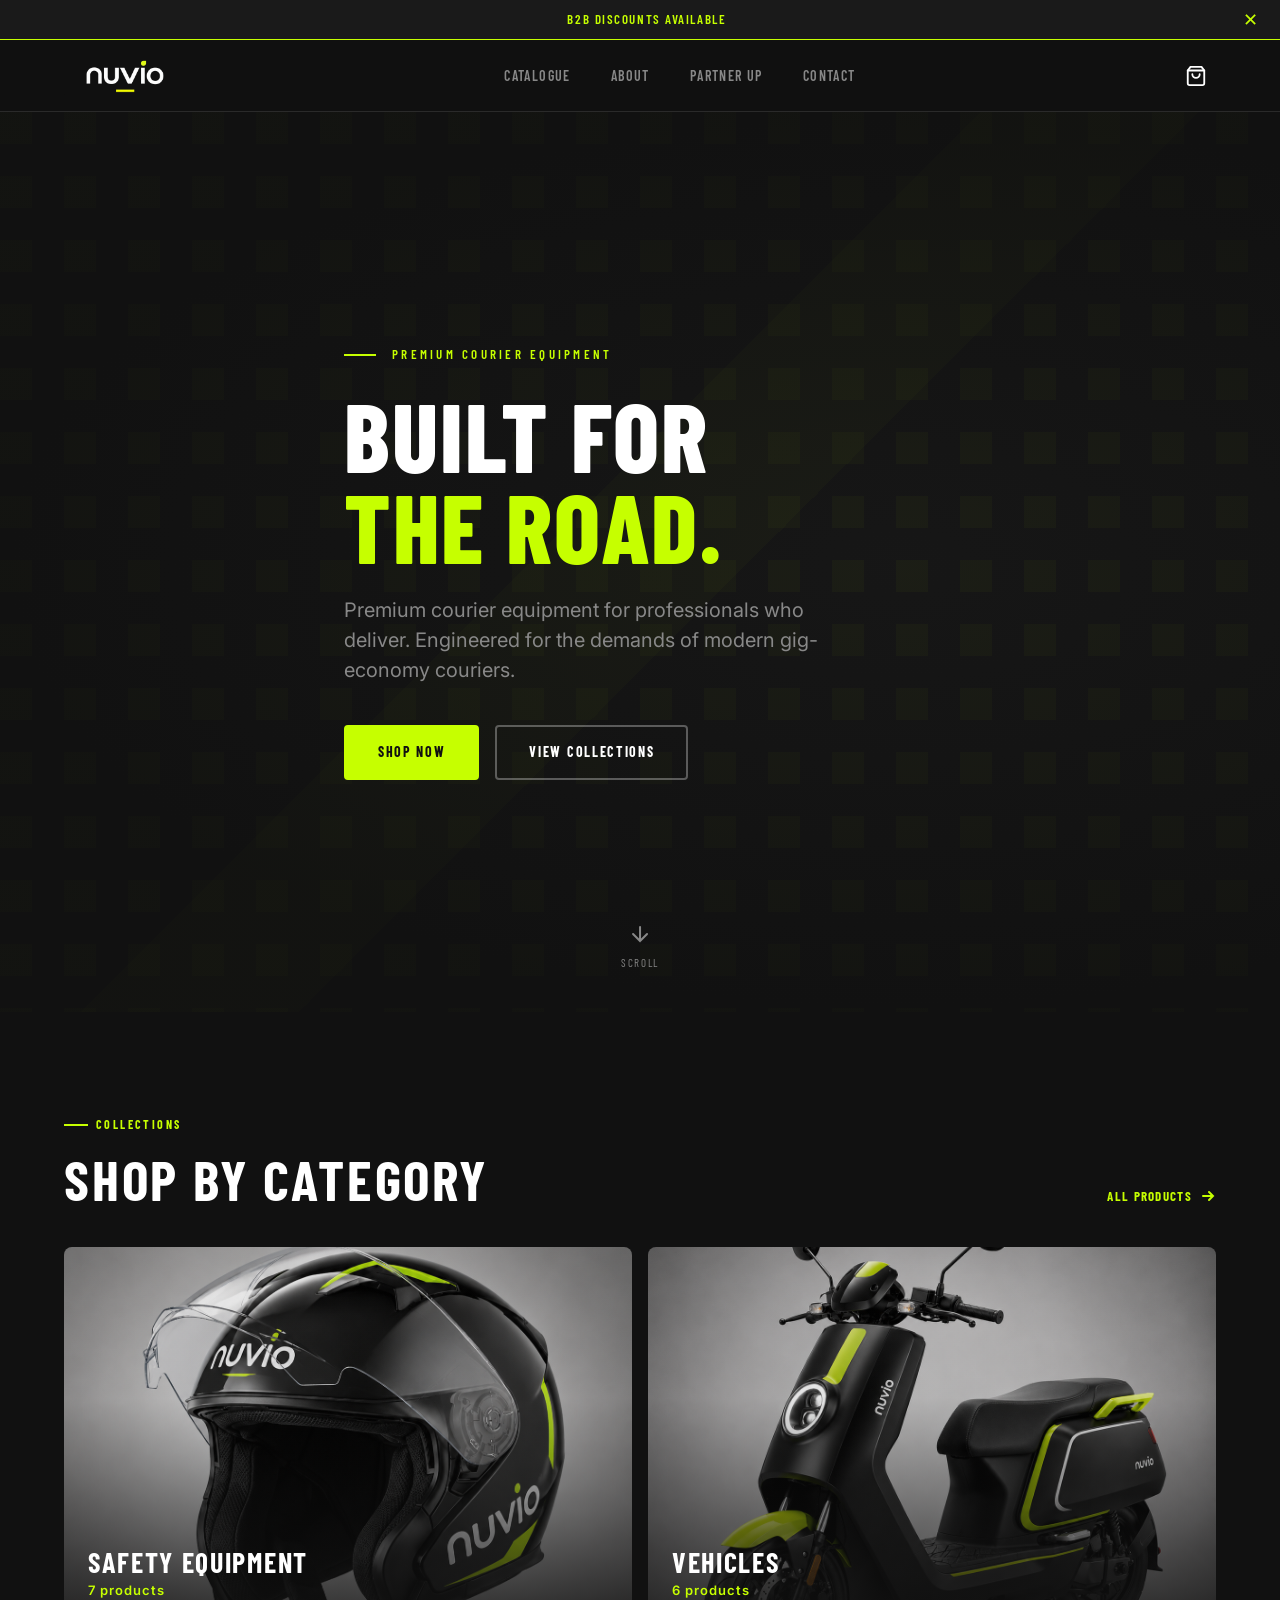
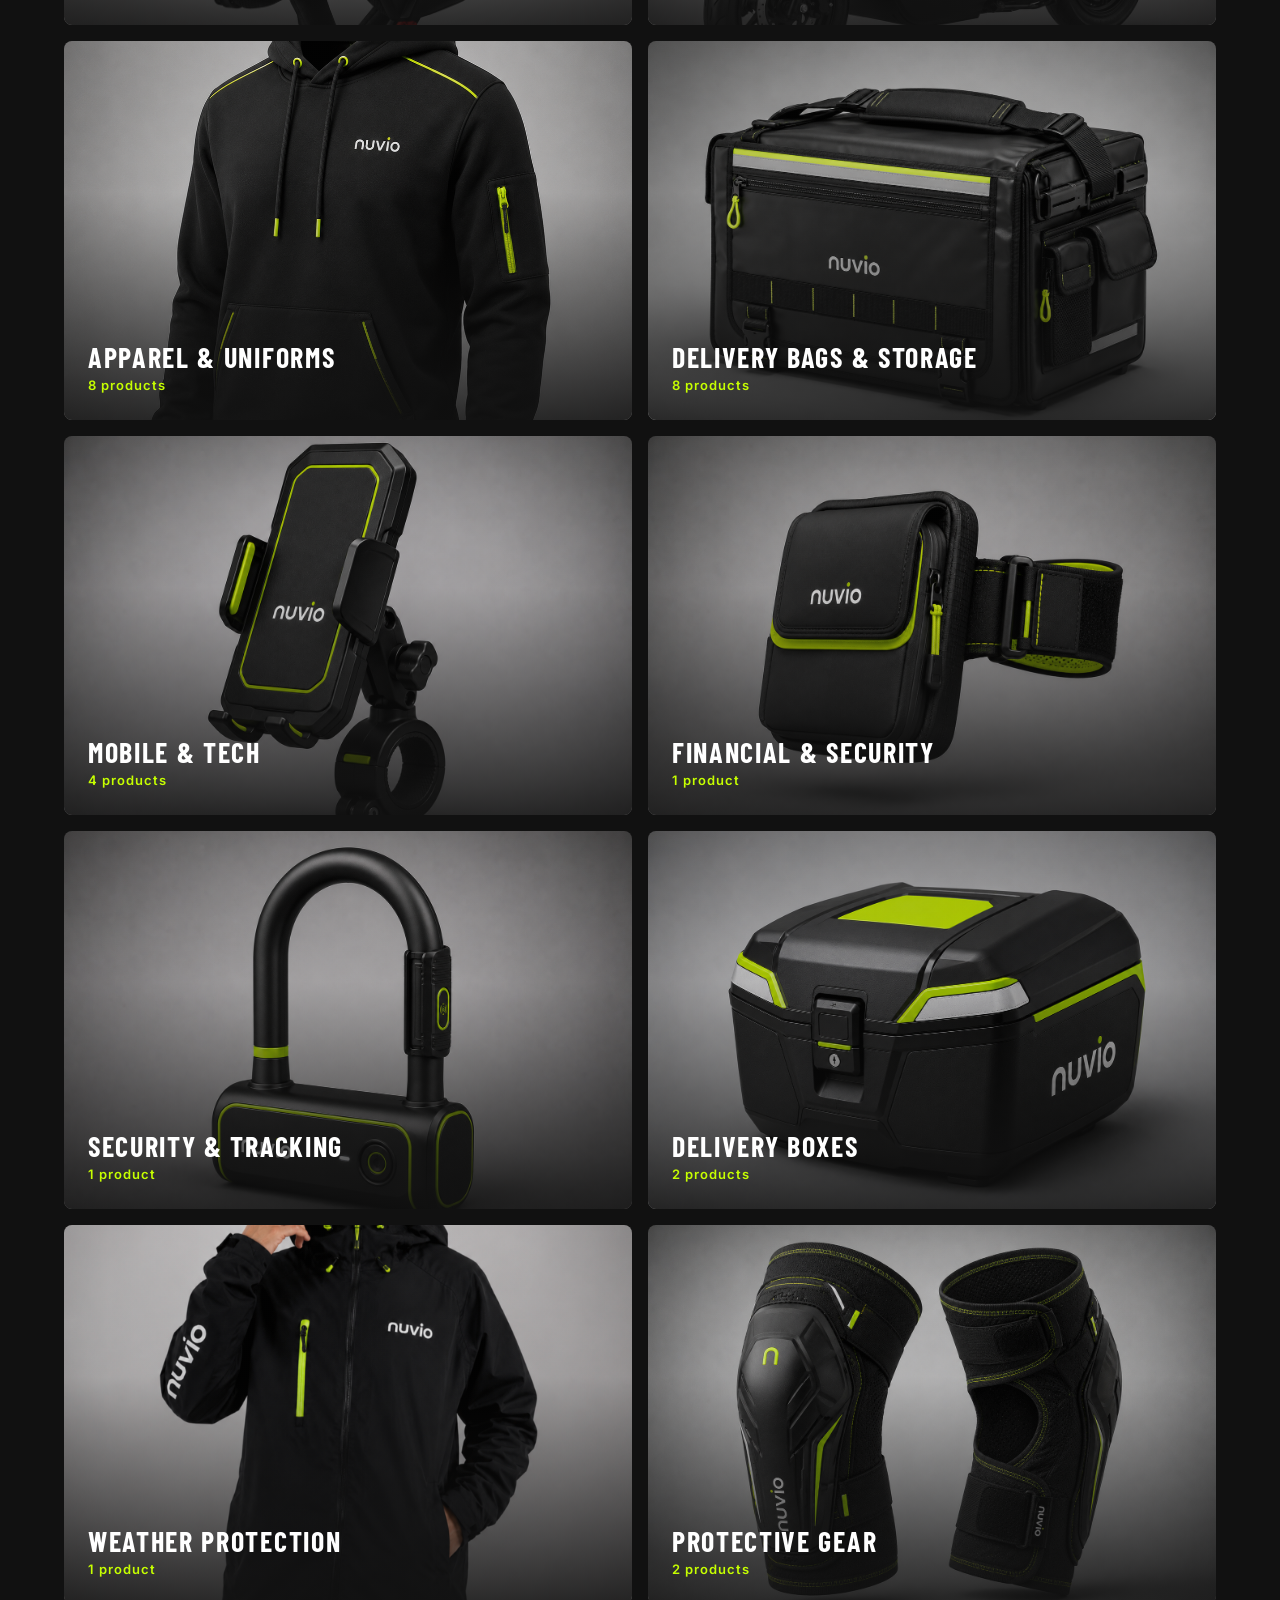
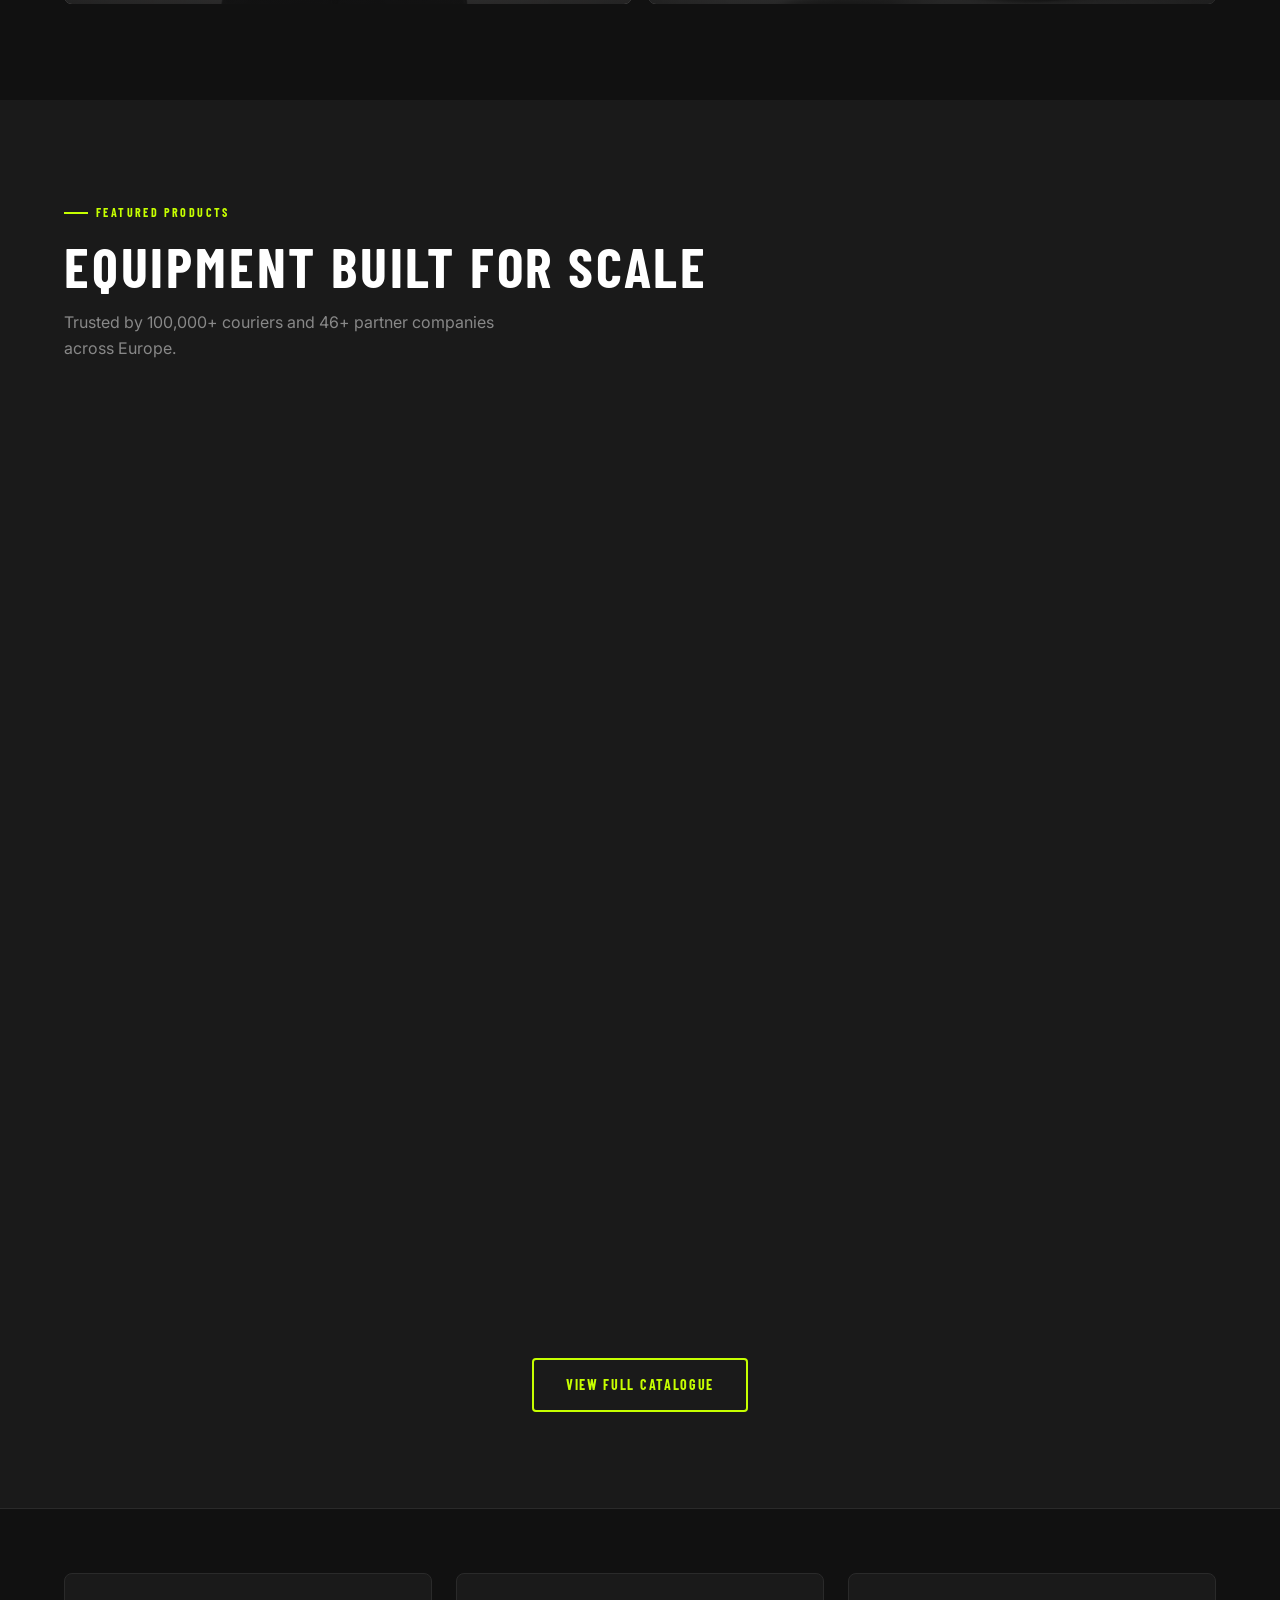
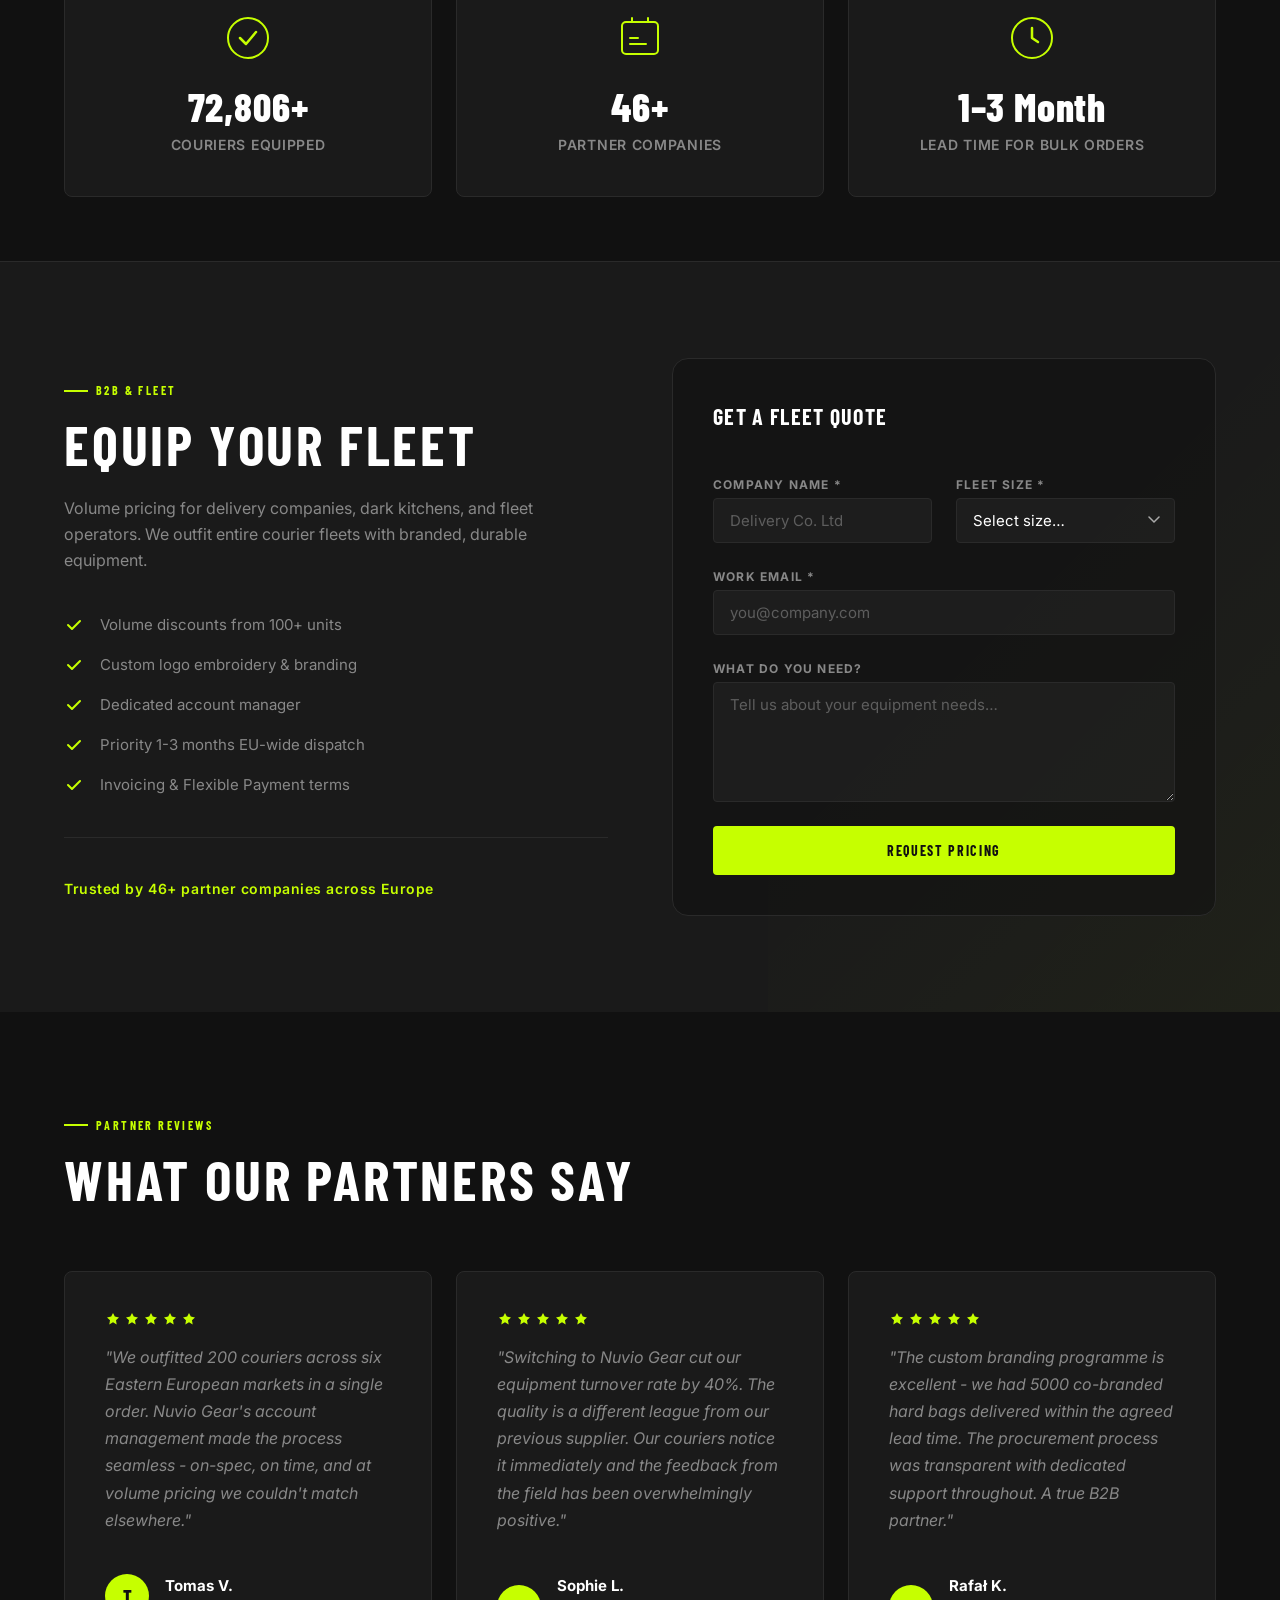
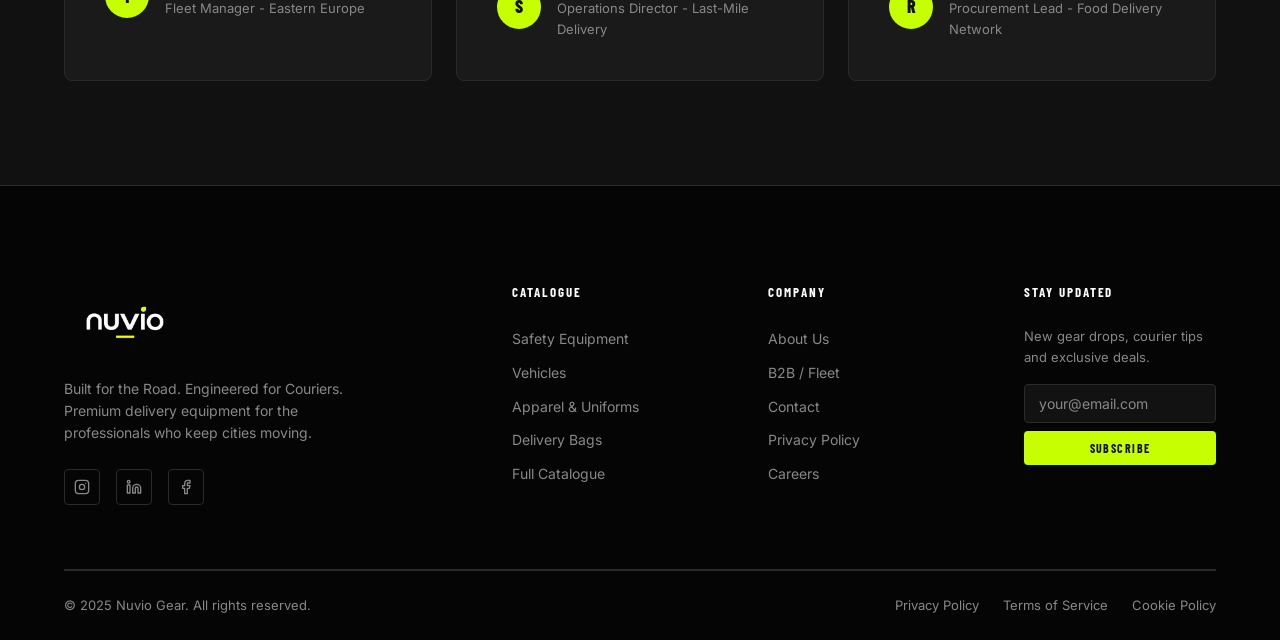
<file: index.html>
<!DOCTYPE html>
<html lang="en">
<head>
  <meta charset="UTF-8">
  <meta name="viewport" content="width=device-width, initial-scale=1.0">
  <meta name="description" content="Nuvio Gear — Premium courier equipment for professionals who deliver. 42 products across 12 categories: safety equipment, vehicles, apparel, delivery bags &amp; more.">
  <meta name="theme-color" content="#111111">
  <title>Nuvio Gear - Built for the Road. Engineered for Couriers.</title>

  <!-- Open Graph -->
  <meta property="og:title" content="Nuvio Gear — Built for the Road">
  <meta property="og:description" content="Premium courier equipment for gig-economy professionals.">
  <meta property="og:type" content="website">

  <!-- Preload critical fonts -->
  <link rel="preconnect" href="https://fonts.googleapis.com">
  <link rel="preconnect" href="https://fonts.gstatic.com" crossorigin>
  <link href="https://fonts.googleapis.com/css2?family=Barlow+Condensed:wght@400;600;700;800&family=Inter:wght@400;500;600;700&display=swap" rel="stylesheet">

  <!-- Stylesheets -->
  <link rel="stylesheet" href="assets/css/main.css">
  <link rel="stylesheet" href="assets/css/components.css">
  <link rel="stylesheet" href="assets/css/responsive.css">
</head>
<body>

  <!-- ══════════════════════════════════════════
       ANNOUNCEMENT BAR
  ══════════════════════════════════════════ -->
  <div class="announcement-bar" role="banner" id="announce-bar">
    <p class="announcement-bar__text">
      &nbsp;&nbsp; B2B Discounts Available
    </p>
    <button class="announcement-bar__close" aria-label="Dismiss announcement">✕</button>
  </div>

  <!-- ══════════════════════════════════════════
       NAVIGATION
  ══════════════════════════════════════════ -->
  <nav class="site-nav" role="navigation" aria-label="Main navigation">
    <div class="container nav-inner">

      <!-- Logo -->
      <a href="index.html" class="nav-logo" aria-label="Nuvio Gear Home">
        <img src="assets/images/nuvio_white_transparent2.png" alt="Nuvio Gear" style="height: 80px; width: auto;">
      </a>

      <!-- Desktop links -->
      <ul class="nav-links" role="list">
        <li class="nav-item">
          <a href="products.html" class="nav-link" aria-haspopup="true">Catalogue</a>
          <!-- Mega Dropdown -->
          <div class="mega-dropdown" role="region" aria-label="Catalogue categories">
            <a href="products.html?cat=safety-equipment" class="mega-dropdown-item">
              <svg class="mega-dropdown-icon" viewBox="0 0 40 40" fill="none" xmlns="http://www.w3.org/2000/svg" aria-hidden="true">
                <path d="M20 4L6 10v10c0 7 5.8 13.5 14 15.5 8.2-2 14-8.5 14-15.5V10L20 4z" stroke="currentColor" stroke-width="2"/>
                <path d="M14 20l4 4 8-8" stroke="currentColor" stroke-width="2.5" stroke-linecap="round" stroke-linejoin="round"/>
              </svg>
              <div>
                <div class="mega-dropdown-label">Safety Equipment</div>
                <div class="mega-dropdown-desc">Helmets, vests &amp; first aid</div>
              </div>
            </a>
            <a href="products.html?cat=communication" class="mega-dropdown-item">
              <svg class="mega-dropdown-icon" viewBox="0 0 40 40" fill="none" xmlns="http://www.w3.org/2000/svg" aria-hidden="true">
                <circle cx="20" cy="14" r="6" stroke="currentColor" stroke-width="2"/>
                <rect x="9" y="13" width="4" height="6" rx="2" stroke="currentColor" stroke-width="1.5"/>
                <rect x="27" y="13" width="4" height="6" rx="2" stroke="currentColor" stroke-width="1.5"/>
                <path d="M12 14 Q12 8 20 8 Q28 8 28 14" stroke="currentColor" stroke-width="1.5" fill="none"/>
              </svg>
              <div>
                <div class="mega-dropdown-label">Communication</div>
                <div class="mega-dropdown-desc">Intercoms &amp; headsets</div>
              </div>
            </a>
            <a href="products.html?cat=vehicles" class="mega-dropdown-item">
              <svg class="mega-dropdown-icon" viewBox="0 0 40 40" fill="none" xmlns="http://www.w3.org/2000/svg" aria-hidden="true">
                <circle cx="10" cy="28" r="5" stroke="currentColor" stroke-width="2"/>
                <circle cx="30" cy="28" r="5" stroke="currentColor" stroke-width="2"/>
                <path d="M10 28 L18 14 L24 14 L30 28" stroke="currentColor" stroke-width="2" stroke-linecap="round" stroke-linejoin="round"/>
                <line x1="18" y1="14" x2="10" y2="22" stroke="currentColor" stroke-width="1.5" stroke-linecap="round"/>
                <path d="M20 10 L24 14" stroke="currentColor" stroke-width="2" stroke-linecap="round"/>
              </svg>
              <div>
                <div class="mega-dropdown-label">Vehicles</div>
                <div class="mega-dropdown-desc">E-bikes, scooters &amp; cargo</div>
              </div>
            </a>
            <a href="products.html?cat=apparel" class="mega-dropdown-item">
              <svg class="mega-dropdown-icon" viewBox="0 0 40 40" fill="none" xmlns="http://www.w3.org/2000/svg" aria-hidden="true">
                <path d="M14 6 L6 12 L10 14 L10 34 L30 34 L30 14 L34 12 L26 6 Q23 10 20 10 Q17 10 14 6Z" stroke="currentColor" stroke-width="2" fill="none" stroke-linejoin="round"/>
                <line x1="20" y1="10" x2="20" y2="34" stroke="currentColor" stroke-width="1.5" opacity="0.5"/>
              </svg>
              <div>
                <div class="mega-dropdown-label">Apparel &amp; Uniforms</div>
                <div class="mega-dropdown-desc">Jackets, shirts &amp; pants</div>
              </div>
            </a>
            <a href="products.html?cat=delivery-bags" class="mega-dropdown-item">
              <svg class="mega-dropdown-icon" viewBox="0 0 40 40" fill="none" xmlns="http://www.w3.org/2000/svg" aria-hidden="true">
                <rect x="8" y="12" width="24" height="22" rx="4" stroke="currentColor" stroke-width="2"/>
                <path d="M13 12 L13 8 Q13 5 20 5 Q27 5 27 8 L27 12" stroke="currentColor" stroke-width="2" fill="none"/>
                <line x1="8" y1="20" x2="32" y2="20" stroke="currentColor" stroke-width="1.5"/>
              </svg>
              <div>
                <div class="mega-dropdown-label">Delivery Bags &amp; Storage</div>
                <div class="mega-dropdown-desc">Hard bags, pizza &amp; grocery</div>
              </div>
            </a>
            <a href="products.html?cat=mobile-tech" class="mega-dropdown-item">
              <svg class="mega-dropdown-icon" viewBox="0 0 40 40" fill="none" xmlns="http://www.w3.org/2000/svg" aria-hidden="true">
                <rect x="13" y="5" width="14" height="24" rx="3" stroke="currentColor" stroke-width="2"/>
                <circle cx="20" cy="25" r="2" stroke="currentColor" stroke-width="1.5"/>
                <line x1="16" y1="9" x2="24" y2="9" stroke="currentColor" stroke-width="1.5" stroke-linecap="round"/>
                <path d="M26 18 L32 14 M26 22 L34 22" stroke="currentColor" stroke-width="1.5" stroke-linecap="round"/>
              </svg>
              <div>
                <div class="mega-dropdown-label">Mobile &amp; Tech</div>
                <div class="mega-dropdown-desc">Holders, cameras &amp; cases</div>
              </div>
            </a>
            <a href="products.html?cat=financial-security" class="mega-dropdown-item">
              <svg class="mega-dropdown-icon" viewBox="0 0 40 40" fill="none" xmlns="http://www.w3.org/2000/svg" aria-hidden="true">
                <rect x="6" y="12" width="28" height="20" rx="3" stroke="currentColor" stroke-width="2"/>
                <path d="M12 12 L12 9 Q12 6 20 6 Q28 6 28 9 L28 12" stroke="currentColor" stroke-width="2" fill="none"/>
                <circle cx="20" cy="22" r="4" stroke="currentColor" stroke-width="1.5"/>
              </svg>
              <div>
                <div class="mega-dropdown-label">Financial &amp; Security</div>
                <div class="mega-dropdown-desc">Cash bags &amp; wrist bags</div>
              </div>
            </a>
            <a href="products.html?cat=security-tracking" class="mega-dropdown-item">
              <svg class="mega-dropdown-icon" viewBox="0 0 40 40" fill="none" xmlns="http://www.w3.org/2000/svg" aria-hidden="true">
                <rect x="12" y="18" width="16" height="14" rx="3" stroke="currentColor" stroke-width="2"/>
                <path d="M15 18 L15 13 Q15 7 20 7 Q25 7 25 13 L25 18" stroke="currentColor" stroke-width="2" fill="none"/>
                <circle cx="20" cy="25" r="3" fill="currentColor" opacity="0.7"/>
              </svg>
              <div>
                <div class="mega-dropdown-label">Security &amp; Tracking</div>
                <div class="mega-dropdown-desc">Smart locks &amp; GPS</div>
              </div>
            </a>
            <a href="products.html?cat=charging" class="mega-dropdown-item">
              <svg class="mega-dropdown-icon" viewBox="0 0 40 40" fill="none" xmlns="http://www.w3.org/2000/svg" aria-hidden="true">
                <rect x="10" y="8" width="20" height="28" rx="3" stroke="currentColor" stroke-width="2"/>
                <path d="M15 5 L15 8 M25 5 L25 8" stroke="currentColor" stroke-width="2" stroke-linecap="round"/>
                <path d="M22 18 L18 24 L22 24 L18 30" stroke="currentColor" stroke-width="2.5" stroke-linecap="round" stroke-linejoin="round"/>
              </svg>
              <div>
                <div class="mega-dropdown-label">Charging Solutions</div>
                <div class="mega-dropdown-desc">Fast chargers &amp; power banks</div>
              </div>
            </a>
            <a href="products.html?cat=delivery-boxes" class="mega-dropdown-item">
              <svg class="mega-dropdown-icon" viewBox="0 0 40 40" fill="none" xmlns="http://www.w3.org/2000/svg" aria-hidden="true">
                <rect x="6" y="14" width="28" height="20" rx="2" stroke="currentColor" stroke-width="2"/>
                <polyline points="6,20 20,8 34,20" stroke="currentColor" stroke-width="2" stroke-linejoin="round"/>
                <line x1="14" y1="34" x2="14" y2="22" stroke="currentColor" stroke-width="1.5"/>
                <line x1="26" y1="34" x2="26" y2="22" stroke="currentColor" stroke-width="1.5"/>
                <line x1="14" y1="22" x2="26" y2="22" stroke="currentColor" stroke-width="1.5"/>
              </svg>
              <div>
                <div class="mega-dropdown-label">Delivery Boxes</div>
                <div class="mega-dropdown-desc">Hard case &amp; rear rack boxes</div>
              </div>
            </a>
            <a href="products.html?cat=weather-protection" class="mega-dropdown-item">
              <svg class="mega-dropdown-icon" viewBox="0 0 40 40" fill="none" xmlns="http://www.w3.org/2000/svg" aria-hidden="true">
                <path d="M10 20 Q20 6 30 20 L30 32 Q20 36 10 32 Z" stroke="currentColor" stroke-width="2" fill="none"/>
                <line x1="14" y1="38" x2="14" y2="32" stroke="currentColor" stroke-width="2" stroke-linecap="round"/>
                <line x1="20" y1="38" x2="20" y2="32" stroke="currentColor" stroke-width="2" stroke-linecap="round"/>
                <line x1="26" y1="38" x2="26" y2="32" stroke="currentColor" stroke-width="2" stroke-linecap="round"/>
              </svg>
              <div>
                <div class="mega-dropdown-label">Weather Protection</div>
                <div class="mega-dropdown-desc">Raincoats &amp; waterproofs</div>
              </div>
            </a>
            <a href="products.html?cat=protective-gear" class="mega-dropdown-item">
              <svg class="mega-dropdown-icon" viewBox="0 0 40 40" fill="none" xmlns="http://www.w3.org/2000/svg" aria-hidden="true">
                <ellipse cx="15" cy="22" rx="6" ry="10" stroke="currentColor" stroke-width="2"/>
                <line x1="10" y1="18" x2="20" y2="18" stroke="currentColor" stroke-width="1.5"/>
                <line x1="10" y1="26" x2="20" y2="26" stroke="currentColor" stroke-width="1.5"/>
                <ellipse cx="28" cy="18" rx="5" ry="8" stroke="currentColor" stroke-width="2"/>
                <line x1="24" y1="15" x2="32" y2="15" stroke="currentColor" stroke-width="1.5"/>
                <line x1="24" y1="21" x2="32" y2="21" stroke="currentColor" stroke-width="1.5"/>
              </svg>
              <div>
                <div class="mega-dropdown-label">Protective Gear</div>
                <div class="mega-dropdown-desc">Knee &amp; elbow guards</div>
              </div>
            </a>
          </div>
        </li>
        <li><a href="about.html" class="nav-link">About</a></li>
        <li><a href="#fleet" class="nav-link">Partner Up</a></li>
        <li><a href="contact.html" class="nav-link">Contact</a></li>
      </ul>

      <!-- Actions -->
      <div class="nav-actions">
        <button class="cart-btn" aria-label="Open cart" aria-expanded="false">
          <svg width="22" height="22" viewBox="0 0 24 24" fill="none" stroke="currentColor" stroke-width="2" stroke-linecap="round" stroke-linejoin="round" aria-hidden="true">
            <path d="M6 2L3 6v14a2 2 0 002 2h14a2 2 0 002-2V6l-3-4z"/>
            <line x1="3" y1="6" x2="21" y2="6"/>
            <path d="M16 10a4 4 0 01-8 0"/>
          </svg>
          <span class="cart-badge" aria-live="polite" aria-atomic="true">0</span>
        </button>

        <!-- Hamburger (mobile) -->
        <button class="hamburger" aria-label="Toggle menu" aria-expanded="false" aria-controls="mobile-nav">
          <span class="hamburger-line"></span>
          <span class="hamburger-line"></span>
          <span class="hamburger-line"></span>
        </button>
      </div>
    </div>
  </nav>

  <!-- Mobile navigation overlay -->
  <div class="mobile-nav" id="mobile-nav" role="dialog" aria-label="Mobile navigation" aria-modal="true">
    <ul class="mobile-nav-links" role="list">
      <li>
        <a href="products.html" class="mobile-nav-link" data-sub-toggle="mobile-shop-sub" aria-expanded="false">
          Catalogue
        </a>
        <div class="mobile-nav-sub" id="mobile-shop-sub" style="display:none">
          <a href="products.html?cat=safety-equipment">Safety Equipment</a>
          <a href="products.html?cat=communication">Communication Equipment</a>
          <a href="products.html?cat=vehicles">Vehicles</a>
          <a href="products.html?cat=apparel">Apparel &amp; Uniforms</a>
          <a href="products.html?cat=delivery-bags">Delivery Bags &amp; Storage</a>
          <a href="products.html?cat=mobile-tech">Mobile &amp; Tech Accessories</a>
          <a href="products.html?cat=financial-security">Financial &amp; Security</a>
          <a href="products.html?cat=security-tracking">Security &amp; Tracking</a>
          <a href="products.html?cat=charging">Charging Solutions</a>
          <a href="products.html?cat=delivery-boxes">Delivery Boxes</a>
          <a href="products.html?cat=weather-protection">Weather Protection</a>
          <a href="products.html?cat=protective-gear">Protective Gear</a>
        </div>
      </li>
      <li><a href="about.html" class="mobile-nav-link">About</a></li>
      <li><a href="#fleet" class="mobile-nav-link">Partner Up</a></li>
      <li><a href="contact.html" class="mobile-nav-link">Contact</a></li>
    </ul>
  </div>

  <!-- ══════════════════════════════════════════
       CART DRAWER
  ══════════════════════════════════════════ -->
  <div class="cart-overlay" aria-hidden="true" id="cart-overlay"></div>
  <aside class="cart-drawer" id="cart-drawer" role="dialog" aria-label="Shopping cart" aria-modal="true">
    <div class="cart-header">
      <div>
        <h2 class="cart-title">Your Cart</h2>
        <span class="cart-count">(0 items)</span>
      </div>
      <button class="cart-close" aria-label="Close cart">✕</button>
    </div>

    <div class="cart-items" id="cart-items">
      <div class="cart-empty">
        <svg class="cart-empty-icon" viewBox="0 0 64 64" fill="none" xmlns="http://www.w3.org/2000/svg" aria-hidden="true">
          <path d="M12 16h40l-4 24H16L12 16z" stroke="currentColor" stroke-width="2" stroke-linejoin="round"/>
          <circle cx="22" cy="52" r="3" stroke="currentColor" stroke-width="2"/>
          <circle cx="42" cy="52" r="3" stroke="currentColor" stroke-width="2"/>
          <path d="M8 8h4l4 8" stroke="currentColor" stroke-width="2" stroke-linecap="round"/>
        </svg>
        <p>Your cart is empty</p>
        <a href="products.html" class="btn btn-outline-accent btn-sm">Shop Now</a>
      </div>
    </div>

    <div class="cart-footer">
      <div class="cart-subtotal">
        <span>Subtotal</span>
        <span class="cart-subtotal-amount">€0.00</span>
      </div>
      <div class="cart-total">
        <span>Total</span>
        <span class="cart-total-amount">€0.00</span>
      </div>
      <button class="btn btn-primary btn-full btn-checkout" disabled>Checkout</button>
      <p class="cart-shipping-note">Free shipping on orders over €50 across the EU</p>
    </div>
  </aside>

  <main id="main-content">

    <!-- ══════════════════════════════════════════
         HERO SECTION
    ══════════════════════════════════════════ -->
    <section class="hero" aria-label="Hero">
      <div class="hero-bg" aria-hidden="true"></div>

      <div class="container hero-content">
        <p class="hero-eyebrow fade-in">Premium Courier Equipment</p>

        <h1 class="hero-title fade-in fade-in-delay-1">
          Built For<br>
          <span class="line-accent">The Road.</span>
        </h1>

        <p class="hero-sub fade-in fade-in-delay-2">
          Premium courier equipment for professionals who deliver. Engineered for the demands of modern gig-economy couriers.
        </p>

        <div class="hero-ctas fade-in fade-in-delay-3">
          <a href="products.html" class="btn btn-primary">Shop Now</a>
          <a href="#categories" class="btn btn-outline">View Collections</a>
        </div>
      </div>

      <!-- Scroll indicator -->
      <div class="hero-scroll" aria-label="Scroll down">
        <svg class="scroll-arrow" viewBox="0 0 24 24" fill="none" stroke="currentColor" stroke-width="2" stroke-linecap="round" aria-hidden="true">
          <path d="M12 5v14M5 12l7 7 7-7"/>
        </svg>
        <span>Scroll</span>
      </div>
    </section>

    <!-- ══════════════════════════════════════════
         FEATURED CATEGORIES GRID
    ══════════════════════════════════════════ -->
    <section class="categories" id="categories" aria-label="Product categories">
      <div class="container">
        <div class="categories-header fade-in">
          <div>
            <p class="section-label">Collections</p>
            <h2 class="section-title">Shop by Category</h2>
          </div>
          <a href="products.html" class="view-all">
            All Products
            <svg viewBox="0 0 16 16" fill="none" stroke="currentColor" stroke-width="2" stroke-linecap="round" aria-hidden="true">
              <path d="M3 8h10M9 4l4 4-4 4"/>
            </svg>
          </a>
        </div>

        <div class="categories-grid">
          <a href="products.html?cat=safety-equipment" class="category-card fade-in" aria-label="Browse Safety Equipment">
            <img src="assets/images/products/Helmet.png" alt="Helmets, vests and first aid kits" loading="lazy" class="category-card-img" style="object-fit:cover;width:100%;min-height:400px;" onerror="var d=document.createElement('div');d.style.cssText='background:#111111;width:100%;min-height:400px;display:flex;align-items:center;justify-content:center;';d.innerHTML='<span style=&quot;color:#C6FF00;font-weight:700;font-size:1.1rem;&quot;>Safety Equipment</span>';this.parentNode.replaceChild(d,this)">
            <div class="category-card-overlay"></div>
            <div class="category-card-info">
              <div class="category-card-name">Safety Equipment</div>
              <div class="category-card-count">7 products</div>
            </div>
          </a>

          <a href="products.html?cat=vehicles" class="category-card fade-in fade-in-delay-1" aria-label="Browse Vehicles">
            <img src="assets/images/products/E-Bike.png" alt="E-bikes, electric scooters and cargo bicycles" loading="lazy" class="category-card-img" style="object-fit:cover;width:100%;min-height:400px;" onerror="var d=document.createElement('div');d.style.cssText='background:#111111;width:100%;min-height:400px;display:flex;align-items:center;justify-content:center;';d.innerHTML='<span style=&quot;color:#C6FF00;font-weight:700;font-size:1.1rem;&quot;>Vehicles</span>';this.parentNode.replaceChild(d,this)">
            <div class="category-card-overlay"></div>
            <div class="category-card-info">
              <div class="category-card-name">Vehicles</div>
              <div class="category-card-count">6 products</div>
            </div>
          </a>

          <a href="products.html?cat=apparel" class="category-card fade-in" aria-label="Browse Apparel & Uniforms">
            <img src="assets/images/products/Hoodie.png" alt="Courier jackets, shirts and pants" loading="lazy" class="category-card-img" style="object-fit:cover;width:100%;min-height:400px;" onerror="var d=document.createElement('div');d.style.cssText='background:#111111;width:100%;min-height:400px;display:flex;align-items:center;justify-content:center;';d.innerHTML='<span style=&quot;color:#C6FF00;font-weight:700;font-size:1.1rem;&quot;>Apparel &amp; Uniforms</span>';this.parentNode.replaceChild(d,this)">
            <div class="category-card-overlay"></div>
            <div class="category-card-info">
              <div class="category-card-name">Apparel &amp; Uniforms</div>
              <div class="category-card-count">8 products</div>
            </div>
          </a>

          <a href="products.html?cat=delivery-bags" class="category-card fade-in fade-in-delay-1" aria-label="Browse Delivery Bags & Storage">
            <img src="assets/images/products/Hard Bag.png" alt="Hard bags, pizza bags and grocery bags" loading="lazy" class="category-card-img" style="object-fit:cover;width:100%;min-height:400px;" onerror="var d=document.createElement('div');d.style.cssText='background:#111111;width:100%;min-height:400px;display:flex;align-items:center;justify-content:center;';d.innerHTML='<span style=&quot;color:#C6FF00;font-weight:700;font-size:1.1rem;&quot;>Delivery Bags &amp; Storage</span>';this.parentNode.replaceChild(d,this)">
            <div class="category-card-overlay"></div>
            <div class="category-card-info">
              <div class="category-card-name">Delivery Bags &amp; Storage</div>
              <div class="category-card-count">8 products</div>
            </div>
          </a>

          <a href="products.html?cat=mobile-tech" class="category-card fade-in fade-in-delay-2" aria-label="Browse Mobile & Tech Accessories">
            <img src="assets/images/products/Phone Holder.png" alt="Phone holders, power banks and dash cameras" loading="lazy" class="category-card-img" style="object-fit:cover;width:100%;min-height:400px;" onerror="var d=document.createElement('div');d.style.cssText='background:#111111;width:100%;min-height:400px;display:flex;align-items:center;justify-content:center;';d.innerHTML='<span style=&quot;color:#C6FF00;font-weight:700;font-size:1.1rem;&quot;>Mobile &amp; Tech</span>';this.parentNode.replaceChild(d,this)">
            <div class="category-card-overlay"></div>
            <div class="category-card-info">
              <div class="category-card-name">Mobile &amp; Tech</div>
              <div class="category-card-count">4 products</div>
            </div>
          </a>

          <a href="products.html?cat=financial-security" class="category-card fade-in" aria-label="Browse Financial & Security Accessories">
            <img src="assets/images/products/Cash Bag - Bag wrist.png" alt="Cash bags and wrist bags" loading="lazy" class="category-card-img" style="object-fit:cover;width:100%;min-height:400px;" onerror="var d=document.createElement('div');d.style.cssText='background:#111111;width:100%;min-height:400px;display:flex;align-items:center;justify-content:center;';d.innerHTML='<span style=&quot;color:#C6FF00;font-weight:700;font-size:1.1rem;&quot;>Financial &amp; Security</span>';this.parentNode.replaceChild(d,this)">
            <div class="category-card-overlay"></div>
            <div class="category-card-info">
              <div class="category-card-name">Financial &amp; Security</div>
              <div class="category-card-count">1 product</div>
            </div>
          </a>

          <a href="products.html?cat=security-tracking" class="category-card fade-in fade-in-delay-1" aria-label="Browse Security & Tracking">
            <img src="assets/images/products/Smart Lock.png" alt="Smart locks and GPS tracking" loading="lazy" class="category-card-img" style="object-fit:cover;width:100%;min-height:400px;" onerror="var d=document.createElement('div');d.style.cssText='background:#111111;width:100%;min-height:400px;display:flex;align-items:center;justify-content:center;';d.innerHTML='<span style=&quot;color:#C6FF00;font-weight:700;font-size:1.1rem;&quot;>Security &amp; Tracking</span>';this.parentNode.replaceChild(d,this)">
            <div class="category-card-overlay"></div>
            <div class="category-card-info">
              <div class="category-card-name">Security &amp; Tracking</div>
              <div class="category-card-count">1 product</div>
            </div>
          </a>

          <a href="products.html?cat=delivery-boxes" class="category-card fade-in" aria-label="Browse Delivery Boxes">
            <img src="assets/images/products/Hard Case Delivery Box.png" alt="Hard case and rear rack delivery boxes" loading="lazy" class="category-card-img" style="object-fit:cover;width:100%;min-height:400px;" onerror="var d=document.createElement('div');d.style.cssText='background:#111111;width:100%;min-height:400px;display:flex;align-items:center;justify-content:center;';d.innerHTML='<span style=&quot;color:#C6FF00;font-weight:700;font-size:1.1rem;&quot;>Delivery Boxes</span>';this.parentNode.replaceChild(d,this)">
            <div class="category-card-overlay"></div>
            <div class="category-card-info">
              <div class="category-card-name">Delivery Boxes</div>
              <div class="category-card-count">2 products</div>
            </div>
          </a>

          <a href="products.html?cat=weather-protection" class="category-card fade-in fade-in-delay-1" aria-label="Browse Weather Protection">
            <img src="assets/images/products/Raincoat.png" alt="Raincoats and waterproof gear" loading="lazy" class="category-card-img" style="object-fit:cover;width:100%;min-height:400px;" onerror="var d=document.createElement('div');d.style.cssText='background:#111111;width:100%;min-height:400px;display:flex;align-items:center;justify-content:center;';d.innerHTML='<span style=&quot;color:#C6FF00;font-weight:700;font-size:1.1rem;&quot;>Weather Protection</span>';this.parentNode.replaceChild(d,this)">
            <div class="category-card-overlay"></div>
            <div class="category-card-info">
              <div class="category-card-name">Weather Protection</div>
              <div class="category-card-count">1 product</div>
            </div>
          </a>

          <a href="products.html?cat=protective-gear" class="category-card fade-in fade-in-delay-2" aria-label="Browse Protective Gear">
            <img src="assets/images/products/Knee Guards.png" alt="Knee guards and elbow guards" loading="lazy" class="category-card-img" style="object-fit:cover;width:100%;min-height:400px;" onerror="var d=document.createElement('div');d.style.cssText='background:#111111;width:100%;min-height:400px;display:flex;align-items:center;justify-content:center;';d.innerHTML='<span style=&quot;color:#C6FF00;font-weight:700;font-size:1.1rem;&quot;>Protective Gear</span>';this.parentNode.replaceChild(d,this)">
            <div class="category-card-overlay"></div>
            <div class="category-card-info">
              <div class="category-card-name">Protective Gear</div>
              <div class="category-card-count">2 products</div>
            </div>
          </a>
        </div>
      </div>
    </section>

    <!-- ══════════════════════════════════════════
         BESTSELLERS SECTION
    ══════════════════════════════════════════ -->
    <section class="bestsellers" aria-label="Bestselling products">
      <div class="container">
        <div class="bestsellers-header">
          <p class="section-label fade-in">Featured Products</p>
          <h2 class="section-title fade-in fade-in-delay-1">Equipment Built for Scale</h2>
          <p class="section-subtitle fade-in fade-in-delay-2">Trusted by 100,000+ couriers and 46+ partner companies across Europe.</p>
        </div>

        <div class="product-scroll" role="list">

          <!-- Helmet -->
          <article class="product-card fade-in" role="listitem" data-category="safety-equipment">
            <div class="product-card-image">
              <img src="assets/images/products/Helmet.png" alt="Courier helmet — Safety Equipment" loading="lazy" onerror="this.onerror=null;this.src='assets/images/placeholder/cat-safety-equipment.svg'">
              <span class="product-badge badge-bestseller">Popular</span>
              <div class="product-card-quick">
                <a href="contact.html" class="btn btn-primary btn-full">Request Quote</a>
              </div>
            </div>
            <div class="product-card-body">
              <h3 class="product-card-name">Helmet</h3>
              <p class="product-card-desc">CE-certified courier helmet for year-round protection</p>
              <div class="product-card-footer">
                <span class="product-cat-tag">Safety Equipment</span>
                <a href="contact.html" class="btn btn-cart" aria-label="Request quote for Helmet">Quote</a>
              </div>
            </div>
          </article>

          <!-- E-Bike -->
          <article class="product-card fade-in fade-in-delay-1" role="listitem" data-category="vehicles">
            <div class="product-card-image">
              <img src="assets/images/products/E-Bike.png" alt="E-Bike — Vehicles" loading="lazy" onerror="this.onerror=null;this.src='assets/images/placeholder/cat-vehicles.svg'">
              <div class="product-card-quick">
                <a href="contact.html" class="btn btn-primary btn-full">Request Quote</a>
              </div>
            </div>
            <div class="product-card-body">
              <h3 class="product-card-name">E-Bike</h3>
              <p class="product-card-desc">High-range electric bike built for urban deliveries</p>
              <div class="product-card-footer">
                <span class="product-cat-tag">Vehicles</span>
                <a href="contact.html" class="btn btn-cart" aria-label="Request quote for E-Bike">Quote</a>
              </div>
            </div>
          </article>

          <!-- Hard Bag -->
          <article class="product-card fade-in fade-in-delay-2" role="listitem" data-category="delivery-bags">
            <div class="product-card-image">
              <img src="assets/images/products/Hard Bag.png" alt="Hard Bag — Delivery Bags & Storage" loading="lazy" onerror="this.onerror=null;this.src='assets/images/placeholder/cat-delivery-bags.svg'">
              <span class="product-badge badge-new">New</span>
              <div class="product-card-quick">
                <a href="contact.html" class="btn btn-primary btn-full">Request Quote</a>
              </div>
            </div>
            <div class="product-card-body">
              <h3 class="product-card-name">Hard Bag</h3>
              <p class="product-card-desc">Rigid thermal delivery box with secure top-latch closure</p>
              <div class="product-card-footer">
                <span class="product-cat-tag">Delivery Bags</span>
                <a href="contact.html" class="btn btn-cart" aria-label="Request quote for Hard Bag">Quote</a>
              </div>
            </div>
          </article>

          <!-- Hoodie -->
          <article class="product-card fade-in fade-in-delay-3" role="listitem" data-category="apparel">
            <div class="product-card-image">
              <img src="assets/images/products/Hoodie.png" alt="Hoodie — Apparel & Uniforms" loading="lazy" onerror="this.onerror=null;this.src='assets/images/placeholder/cat-apparel.svg'">
              <div class="product-card-quick">
                <a href="contact.html" class="btn btn-primary btn-full">Request Quote</a>
              </div>
            </div>
            <div class="product-card-body">
              <h3 class="product-card-name">Hoodie</h3>
              <p class="product-card-desc">Branded courier hoodie — customisable with fleet logo</p>
              <div class="product-card-footer">
                <span class="product-cat-tag">Apparel</span>
                <a href="contact.html" class="btn btn-cart" aria-label="Request quote for Hoodie">Quote</a>
              </div>
            </div>
          </article>

          <!-- Phone Holder -->
          <article class="product-card fade-in" role="listitem" data-category="mobile-tech">
            <div class="product-card-image">
              <img src="assets/images/products/Phone Holder.png" alt="Phone Holder — Mobile & Tech" loading="lazy" onerror="this.onerror=null;this.src='assets/images/placeholder/cat-mobile-tech.svg'">
              <div class="product-card-quick">
                <a href="contact.html" class="btn btn-primary btn-full">Request Quote</a>
              </div>
            </div>
            <div class="product-card-body">
              <h3 class="product-card-name">Phone Holder</h3>
              <p class="product-card-desc">Universal handlebar mount with vibration dampening</p>
              <div class="product-card-footer">
                <span class="product-cat-tag">Mobile &amp; Tech</span>
                <a href="contact.html" class="btn btn-cart" aria-label="Request quote for Phone Holder">Quote</a>
              </div>
            </div>
          </article>

          <!-- Smart Lock -->
          <article class="product-card fade-in fade-in-delay-1" role="listitem" data-category="security-tracking">
            <div class="product-card-image">
              <img src="assets/images/products/Smart Lock.png" alt="Smart Lock — Security & Tracking" loading="lazy" onerror="this.onerror=null;this.src='assets/images/placeholder/cat-security-tracking.svg'">
              <div class="product-card-quick">
                <a href="contact.html" class="btn btn-primary btn-full">Request Quote</a>
              </div>
            </div>
            <div class="product-card-body">
              <h3 class="product-card-name">Smart Lock</h3>
              <p class="product-card-desc">App-controlled lock with real-time location tracking</p>
              <div class="product-card-footer">
                <span class="product-cat-tag">Security &amp; Tracking</span>
                <a href="contact.html" class="btn btn-cart" aria-label="Request quote for Smart Lock">Quote</a>
              </div>
            </div>
          </article>

          <!-- Fast Charger -->
          <article class="product-card fade-in fade-in-delay-2" role="listitem" data-category="charging">
            <div class="product-card-image">
              <img src="assets/images/products/Fast Charger.png" alt="Fast Charger — Charging Solutions" loading="lazy" onerror="this.onerror=null;this.src='assets/images/placeholder/cat-charging.svg'">
              <div class="product-card-quick">
                <a href="contact.html" class="btn btn-primary btn-full">Request Quote</a>
              </div>
            </div>
            <div class="product-card-body">
              <h3 class="product-card-name">Fast Charger</h3>
              <p class="product-card-desc">Multi-port rapid charger optimised for e-bike batteries</p>
              <div class="product-card-footer">
                <span class="product-cat-tag">Charging</span>
                <a href="contact.html" class="btn btn-cart" aria-label="Request quote for Fast Charger">Quote</a>
              </div>
            </div>
          </article>

          <!-- Knee Guards -->
          <article class="product-card fade-in fade-in-delay-3" role="listitem" data-category="protective-gear">
            <div class="product-card-image">
              <img src="assets/images/products/Knee Guards.png" alt="Knee Guards — Protective Gear" loading="lazy" onerror="this.onerror=null;this.src='assets/images/placeholder/cat-protective-gear.svg'">
              <div class="product-card-quick">
                <a href="contact.html" class="btn btn-primary btn-full">Request Quote</a>
              </div>
            </div>
            <div class="product-card-body">
              <h3 class="product-card-name">Knee Guards</h3>
              <p class="product-card-desc">Impact-absorbing knee protection for high-mileage riders</p>
              <div class="product-card-footer">
                <span class="product-cat-tag">Protective Gear</span>
                <a href="contact.html" class="btn btn-cart" aria-label="Request quote for Knee Guards">Quote</a>
              </div>
            </div>
          </article>

        </div><!-- /product-scroll -->

        <div style="text-align:center; margin-top: var(--space-2xl);" class="fade-in">
          <a href="products.html" class="btn btn-outline-accent">View Full Catalogue</a>
        </div>
      </div>
    </section>

    <!-- ══════════════════════════════════════════
         BRAND PROMISE
    ══════════════════════════════════════════ -->
    <section class="brand-promise" aria-label="Brand promise and stats">
      <div class="container">
        <div class="promise-grid">

          <div class="promise-item fade-in">
            <svg class="promise-icon" viewBox="0 0 48 48" fill="none" xmlns="http://www.w3.org/2000/svg" aria-hidden="true">
              <circle cx="24" cy="24" r="20" stroke="currentColor" stroke-width="2"/>
              <path d="M16 24l6 6 10-12" stroke="currentColor" stroke-width="2.5" stroke-linecap="round" stroke-linejoin="round"/>
            </svg>
            <div class="promise-stat">
              <span data-counter="100000">0</span>+
            </div>
            <div class="promise-label">Couriers Equipped</div>
          </div>

          <div class="promise-item fade-in fade-in-delay-1">
            <svg class="promise-icon" viewBox="0 0 48 48" fill="none" xmlns="http://www.w3.org/2000/svg" aria-hidden="true">
              <rect x="6" y="8" width="36" height="32" rx="4" stroke="currentColor" stroke-width="2"/>
              <path d="M16 8V4M32 8V4" stroke="currentColor" stroke-width="2" stroke-linecap="round"/>
              <path d="M14 24h8M14 30h16" stroke="currentColor" stroke-width="2" stroke-linecap="round"/>
            </svg>
            <div class="promise-stat">46+</div>
            <div class="promise-label">Partner Companies</div>
          </div>

          <div class="promise-item fade-in fade-in-delay-2">
            <svg class="promise-icon" viewBox="0 0 48 48" fill="none" xmlns="http://www.w3.org/2000/svg" aria-hidden="true">
              <circle cx="24" cy="24" r="20" stroke="currentColor" stroke-width="2"/>
              <path d="M24 14v10l6 4" stroke="currentColor" stroke-width="2.5" stroke-linecap="round" stroke-linejoin="round"/>
            </svg>
            <div class="promise-stat">1–3 Month</div>
            <div class="promise-label">Lead Time for Bulk Orders</div>
          </div>

        </div>
      </div>
    </section>

    <!-- ══════════════════════════════════════════
         B2B / FLEET SECTION
    ══════════════════════════════════════════ -->
    <section class="fleet-section" id="fleet" aria-label="Fleet and B2B partnerships">
      <div class="container">
        <div class="fleet-inner">

          <!-- Left: content -->
          <div class="fleet-content">
            <p class="section-label fade-in">B2B &amp; Fleet</p>
            <h2 class="section-title fade-in fade-in-delay-1">Equip Your Fleet</h2>
            <p class="section-subtitle fade-in fade-in-delay-2">
              Volume pricing for delivery companies, dark kitchens, and fleet operators. We outfit entire courier fleets with branded, durable equipment.
            </p>

            <ul class="fleet-features fade-in fade-in-delay-2">
              <li class="fleet-feature">
                <svg class="fleet-feature-icon" viewBox="0 0 20 20" fill="currentColor" aria-hidden="true">
                  <path fill-rule="evenodd" d="M16.707 5.293a1 1 0 010 1.414l-8 8a1 1 0 01-1.414 0l-4-4a1 1 0 011.414-1.414L8 12.586l7.293-7.293a1 1 0 011.414 0z" clip-rule="evenodd"/>
                </svg>
                Volume discounts from 100+ units
              </li>
              <li class="fleet-feature">
                <svg class="fleet-feature-icon" viewBox="0 0 20 20" fill="currentColor" aria-hidden="true">
                  <path fill-rule="evenodd" d="M16.707 5.293a1 1 0 010 1.414l-8 8a1 1 0 01-1.414 0l-4-4a1 1 0 011.414-1.414L8 12.586l7.293-7.293a1 1 0 011.414 0z" clip-rule="evenodd"/>
                </svg>
                Custom logo embroidery &amp; branding
              </li>
              <li class="fleet-feature">
                <svg class="fleet-feature-icon" viewBox="0 0 20 20" fill="currentColor" aria-hidden="true">
                  <path fill-rule="evenodd" d="M16.707 5.293a1 1 0 010 1.414l-8 8a1 1 0 01-1.414 0l-4-4a1 1 0 011.414-1.414L8 12.586l7.293-7.293a1 1 0 011.414 0z" clip-rule="evenodd"/>
                </svg>
                Dedicated account manager
              </li>
              <li class="fleet-feature">
                <svg class="fleet-feature-icon" viewBox="0 0 20 20" fill="currentColor" aria-hidden="true">
                  <path fill-rule="evenodd" d="M16.707 5.293a1 1 0 010 1.414l-8 8a1 1 0 01-1.414 0l-4-4a1 1 0 011.414-1.414L8 12.586l7.293-7.293a1 1 0 011.414 0z" clip-rule="evenodd"/>
                </svg>
                Priority 1-3 months EU-wide dispatch
              </li>
              <li class="fleet-feature">
                <svg class="fleet-feature-icon" viewBox="0 0 20 20" fill="currentColor" aria-hidden="true">
                  <path fill-rule="evenodd" d="M16.707 5.293a1 1 0 010 1.414l-8 8a1 1 0 01-1.414 0l-4-4a1 1 0 011.414-1.414L8 12.586l7.293-7.293a1 1 0 011.414 0z" clip-rule="evenodd"/>
                </svg>
                Invoicing &amp; Flexible Payment terms
              </li>
            </ul>

            <p class="fleet-partner-trust fade-in fade-in-delay-3">
              Trusted by 46+ partner companies across Europe
            </p>
          </div>

          <!-- Right: fleet quote form -->
          <div class="fleet-form-wrap fade-in fade-in-delay-1">
            <h3 class="fleet-form-title">Get a Fleet Quote</h3>
            <form data-fleet-form action="#" method="post" novalidate>
              <div class="form-stack">
                <div class="form-row">
                  <div class="form-group">
                    <label class="form-label" for="fleet-company">Company Name *</label>
                    <input class="form-control" type="text" id="fleet-company" name="company" placeholder="Delivery Co. Ltd" required>
                    <span class="form-error" role="alert"></span>
                  </div>
                  <div class="form-group">
                    <label class="form-label" for="fleet-size">Fleet Size *</label>
                    <select class="form-control" id="fleet-size" name="fleet_size" required>
                      <option value="">Select size…</option>
                      <option value="10-24">10–24 couriers</option>
                      <option value="25-49">25–49 couriers</option>
                      <option value="50-99">50–99 couriers</option>
                      <option value="100+">100+ couriers</option>
                    </select>
                    <span class="form-error" role="alert"></span>
                  </div>
                </div>
                <div class="form-group">
                  <label class="form-label" for="fleet-email">Work Email *</label>
                  <input class="form-control" type="email" id="fleet-email" name="email" placeholder="you@company.com" required>
                  <span class="form-error" role="alert"></span>
                </div>
                <div class="form-group">
                  <label class="form-label" for="fleet-message">What do you need?</label>
                  <textarea class="form-control" id="fleet-message" name="message" rows="3" placeholder="Tell us about your equipment needs…"></textarea>
                </div>
                <div class="form-success-msg" role="status">
                  ✓ Quote request sent! We'll be in touch within 24 hours.
                </div>
                <button type="submit" class="btn btn-primary btn-full">Request Pricing</button>
              </div>
            </form>
          </div>

        </div>
      </div>
    </section>

    <!-- ══════════════════════════════════════════
         TESTIMONIALS
    ══════════════════════════════════════════ -->
    <section class="testimonials" aria-label="Customer testimonials">
      <div class="container">
        <div class="testimonials-header">
          <p class="section-label fade-in">Partner Reviews</p>
          <h2 class="section-title fade-in fade-in-delay-1">What Our Partners Say</h2>
        </div>

        <div class="testimonials-scroll" role="list">

          <article class="testimonial-card fade-in" role="listitem">
            <div class="stars" aria-label="5 out of 5 stars">
              <svg class="star" viewBox="0 0 16 16" aria-hidden="true"><path d="M8 1l1.8 3.6L14 5.4l-3 2.9.7 4.1L8 10.3l-3.7 2.1.7-4.1-3-2.9 4.2-.8z"/></svg>
              <svg class="star" viewBox="0 0 16 16" aria-hidden="true"><path d="M8 1l1.8 3.6L14 5.4l-3 2.9.7 4.1L8 10.3l-3.7 2.1.7-4.1-3-2.9 4.2-.8z"/></svg>
              <svg class="star" viewBox="0 0 16 16" aria-hidden="true"><path d="M8 1l1.8 3.6L14 5.4l-3 2.9.7 4.1L8 10.3l-3.7 2.1.7-4.1-3-2.9 4.2-.8z"/></svg>
              <svg class="star" viewBox="0 0 16 16" aria-hidden="true"><path d="M8 1l1.8 3.6L14 5.4l-3 2.9.7 4.1L8 10.3l-3.7 2.1.7-4.1-3-2.9 4.2-.8z"/></svg>
              <svg class="star" viewBox="0 0 16 16" aria-hidden="true"><path d="M8 1l1.8 3.6L14 5.4l-3 2.9.7 4.1L8 10.3l-3.7 2.1.7-4.1-3-2.9 4.2-.8z"/></svg>
            </div>
            <blockquote class="testimonial-quote">
              "We outfitted 200 couriers across six Eastern European markets in a single order. Nuvio Gear's account management made the process seamless - on-spec, on time, and at volume pricing we couldn't match elsewhere."
            </blockquote>
            <div class="testimonial-author">
              <div class="author-avatar" aria-hidden="true">T</div>
              <div>
                <div class="author-name">Tomas V.</div>
                <div class="author-city">Fleet Manager - Eastern Europe</div>
              </div>
            </div>
          </article>

          <article class="testimonial-card fade-in fade-in-delay-1" role="listitem">
            <div class="stars" aria-label="5 out of 5 stars">
              <svg class="star" viewBox="0 0 16 16" aria-hidden="true"><path d="M8 1l1.8 3.6L14 5.4l-3 2.9.7 4.1L8 10.3l-3.7 2.1.7-4.1-3-2.9 4.2-.8z"/></svg>
              <svg class="star" viewBox="0 0 16 16" aria-hidden="true"><path d="M8 1l1.8 3.6L14 5.4l-3 2.9.7 4.1L8 10.3l-3.7 2.1.7-4.1-3-2.9 4.2-.8z"/></svg>
              <svg class="star" viewBox="0 0 16 16" aria-hidden="true"><path d="M8 1l1.8 3.6L14 5.4l-3 2.9.7 4.1L8 10.3l-3.7 2.1.7-4.1-3-2.9 4.2-.8z"/></svg>
              <svg class="star" viewBox="0 0 16 16" aria-hidden="true"><path d="M8 1l1.8 3.6L14 5.4l-3 2.9.7 4.1L8 10.3l-3.7 2.1.7-4.1-3-2.9 4.2-.8z"/></svg>
              <svg class="star" viewBox="0 0 16 16" aria-hidden="true"><path d="M8 1l1.8 3.6L14 5.4l-3 2.9.7 4.1L8 10.3l-3.7 2.1.7-4.1-3-2.9 4.2-.8z"/></svg>
            </div>
            <blockquote class="testimonial-quote">
              "Switching to Nuvio Gear cut our equipment turnover rate by 40%. The quality is a different league from our previous supplier. Our couriers notice it immediately and the feedback from the field has been overwhelmingly positive."
            </blockquote>
            <div class="testimonial-author">
              <div class="author-avatar" aria-hidden="true">S</div>
              <div>
                <div class="author-name">Sophie L.</div>
                <div class="author-city">Operations Director - Last-Mile Delivery</div>
              </div>
            </div>
          </article>

          <article class="testimonial-card fade-in fade-in-delay-2" role="listitem">
            <div class="stars" aria-label="5 out of 5 stars">
              <svg class="star" viewBox="0 0 16 16" aria-hidden="true"><path d="M8 1l1.8 3.6L14 5.4l-3 2.9.7 4.1L8 10.3l-3.7 2.1.7-4.1-3-2.9 4.2-.8z"/></svg>
              <svg class="star" viewBox="0 0 16 16" aria-hidden="true"><path d="M8 1l1.8 3.6L14 5.4l-3 2.9.7 4.1L8 10.3l-3.7 2.1.7-4.1-3-2.9 4.2-.8z"/></svg>
              <svg class="star" viewBox="0 0 16 16" aria-hidden="true"><path d="M8 1l1.8 3.6L14 5.4l-3 2.9.7 4.1L8 10.3l-3.7 2.1.7-4.1-3-2.9 4.2-.8z"/></svg>
              <svg class="star" viewBox="0 0 16 16" aria-hidden="true"><path d="M8 1l1.8 3.6L14 5.4l-3 2.9.7 4.1L8 10.3l-3.7 2.1.7-4.1-3-2.9 4.2-.8z"/></svg>
              <svg class="star" viewBox="0 0 16 16" aria-hidden="true"><path d="M8 1l1.8 3.6L14 5.4l-3 2.9.7 4.1L8 10.3l-3.7 2.1.7-4.1-3-2.9 4.2-.8z"/></svg>
            </div>
            <blockquote class="testimonial-quote">
              "The custom branding programme is excellent - we had 5000 co-branded hard bags delivered within the agreed lead time. The procurement process was transparent with dedicated support throughout. A true B2B partner."
            </blockquote>
            <div class="testimonial-author">
              <div class="author-avatar" aria-hidden="true">R</div>
              <div>
                <div class="author-name">Rafał K.</div>
                <div class="author-city">Procurement Lead - Food Delivery Network</div>
              </div>
            </div>
          </article>

        </div>
      </div>
    </section>

  </main>

  <!-- ══════════════════════════════════════════
       FOOTER
  ══════════════════════════════════════════ -->
  <footer class="site-footer" role="contentinfo">
    <div class="container">
      <div class="footer-grid">

        <!-- Brand column -->
        <div class="footer-brand">
          <a href="index.html" class="nav-logo" aria-label="Nuvio Gear Home">
            <img src="assets/images/nuvio_white_transparent2.png" alt="Nuvio Gear" style="height: 80px; width: auto;">
          </a>
          <p class="footer-tagline">
            Built for the Road. Engineered for Couriers. Premium delivery equipment for the professionals who keep cities moving.
          </p>
          <div class="footer-social" aria-label="Social media links">
            <!-- Instagram -->
            <a href="#" class="social-link" aria-label="Follow Nuvio Gear on Instagram" rel="noopener">
              <svg width="16" height="16" viewBox="0 0 24 24" fill="none" stroke="currentColor" stroke-width="2" stroke-linecap="round" stroke-linejoin="round" aria-hidden="true">
                <rect x="2" y="2" width="20" height="20" rx="5"/>
                <circle cx="12" cy="12" r="4"/>
                <circle cx="17.5" cy="6.5" r="1" fill="currentColor" stroke="none"/>
              </svg>
            </a>
            <!-- LinkedIn -->
            <a href="#" class="social-link" aria-label="Follow Nuvio Gear on LinkedIn" rel="noopener">
              <svg width="16" height="16" viewBox="0 0 24 24" fill="none" stroke="currentColor" stroke-width="2" stroke-linecap="round" stroke-linejoin="round" aria-hidden="true">
                <path d="M16 8a6 6 0 016 6v7h-4v-7a2 2 0 00-2-2 2 2 0 00-2 2v7h-4v-7a6 6 0 016-6z"/>
                <rect x="2" y="9" width="4" height="12"/>
                <circle cx="4" cy="4" r="2"/>
              </svg>
            </a>
            <!-- Facebook -->
            <a href="#" class="social-link" aria-label="Follow Nuvio Gear on Facebook" rel="noopener">
              <svg width="16" height="16" viewBox="0 0 24 24" fill="none" stroke="currentColor" stroke-width="2" stroke-linecap="round" stroke-linejoin="round" aria-hidden="true">
                <path d="M18 2h-3a5 5 0 00-5 5v3H7v4h3v8h4v-8h3l1-4h-4V7a1 1 0 011-1h3z"/>
              </svg>
            </a>
          </div>
        </div>

        <!-- Shop column -->
        <div>
          <h3 class="footer-col-title">Catalogue</h3>
          <ul class="footer-links" role="list">
            <li><a href="products.html?cat=safety-equipment" class="footer-link">Safety Equipment</a></li>
            <li><a href="products.html?cat=vehicles" class="footer-link">Vehicles</a></li>
            <li><a href="products.html?cat=apparel" class="footer-link">Apparel &amp; Uniforms</a></li>
            <li><a href="products.html?cat=delivery-bags" class="footer-link">Delivery Bags</a></li>
            <li><a href="products.html" class="footer-link">Full Catalogue</a></li>
          </ul>
        </div>

        <!-- Company column -->
        <div>
          <h3 class="footer-col-title">Company</h3>
          <ul class="footer-links" role="list">
            <li><a href="about.html" class="footer-link">About Us</a></li>
            <li><a href="#fleet" class="footer-link">B2B / Fleet</a></li>
            <li><a href="contact.html" class="footer-link">Contact</a></li>
            <li><a href="privacy.html" class="footer-link">Privacy Policy</a></li>
            <li><a href="#" class="footer-link">Careers</a></li>
          </ul>
        </div>

        <!-- Newsletter -->
        <div>
          <h3 class="footer-col-title">Stay Updated</h3>
          <p style="font-size:13px; color: var(--color-text-muted); margin-bottom: var(--space-md);">
            New gear drops, courier tips and exclusive deals.
          </p>
          <form class="newsletter-form" action="#" method="post" aria-label="Newsletter signup">
            <input
              type="email"
              class="newsletter-input"
              placeholder="your@email.com"
              aria-label="Email address"
              required
            >
            <button type="submit" class="btn btn-primary btn-sm" style="width:100%">Subscribe</button>
          </form>
        </div>

      </div><!-- /footer-grid -->

      <hr class="divider">

      <div class="footer-bottom">
        <p class="footer-copy">© 2025 Nuvio Gear. All rights reserved.</p>
        <nav class="footer-legal" aria-label="Legal links">
          <a href="privacy.html">Privacy Policy</a>
          <a href="terms.html">Terms of Service</a>
          <a href="cookies.html">Cookie Policy</a>
        </nav>
      </div>

    </div>
  </footer>

  <!-- ── SCRIPTS ── -->
  <script src="assets/js/nav.js"></script>
  <script src="assets/js/cart.js"></script>
  <script src="assets/js/main.js"></script>

</body>
</html>
</file>
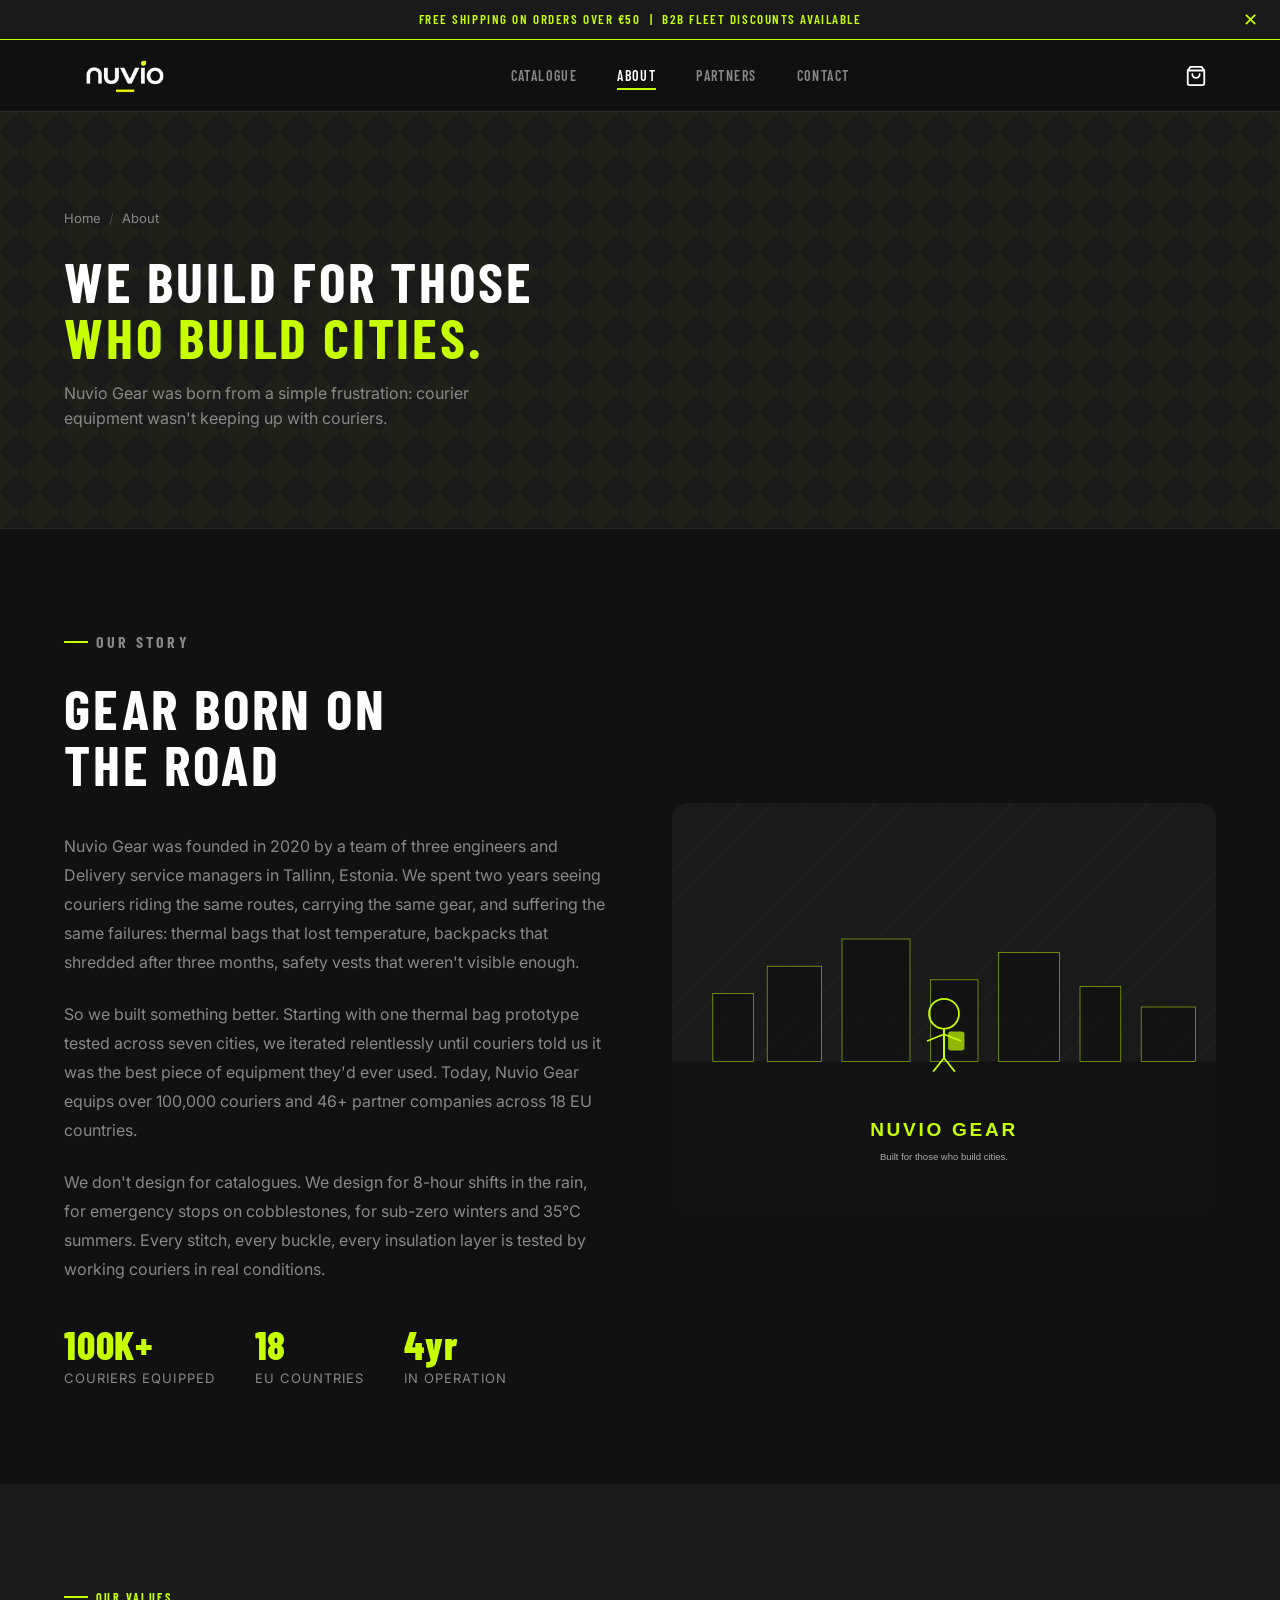
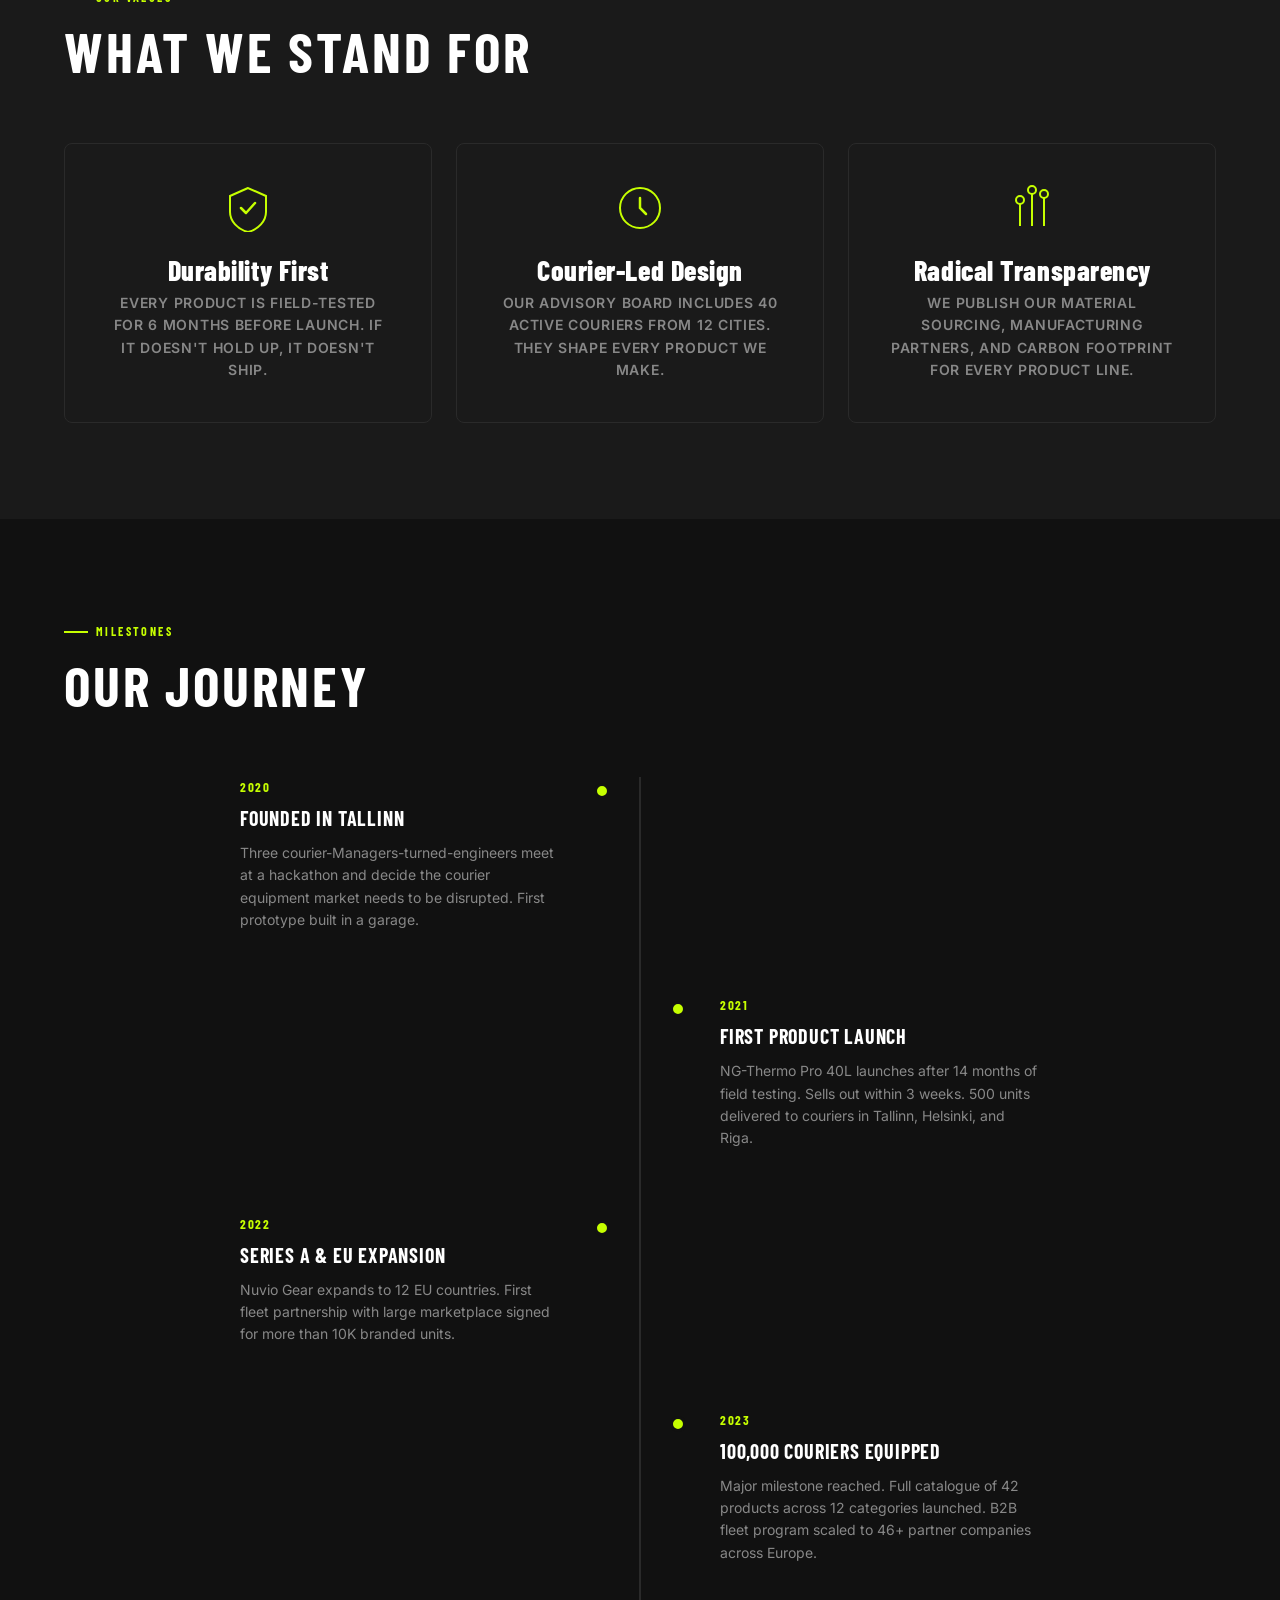
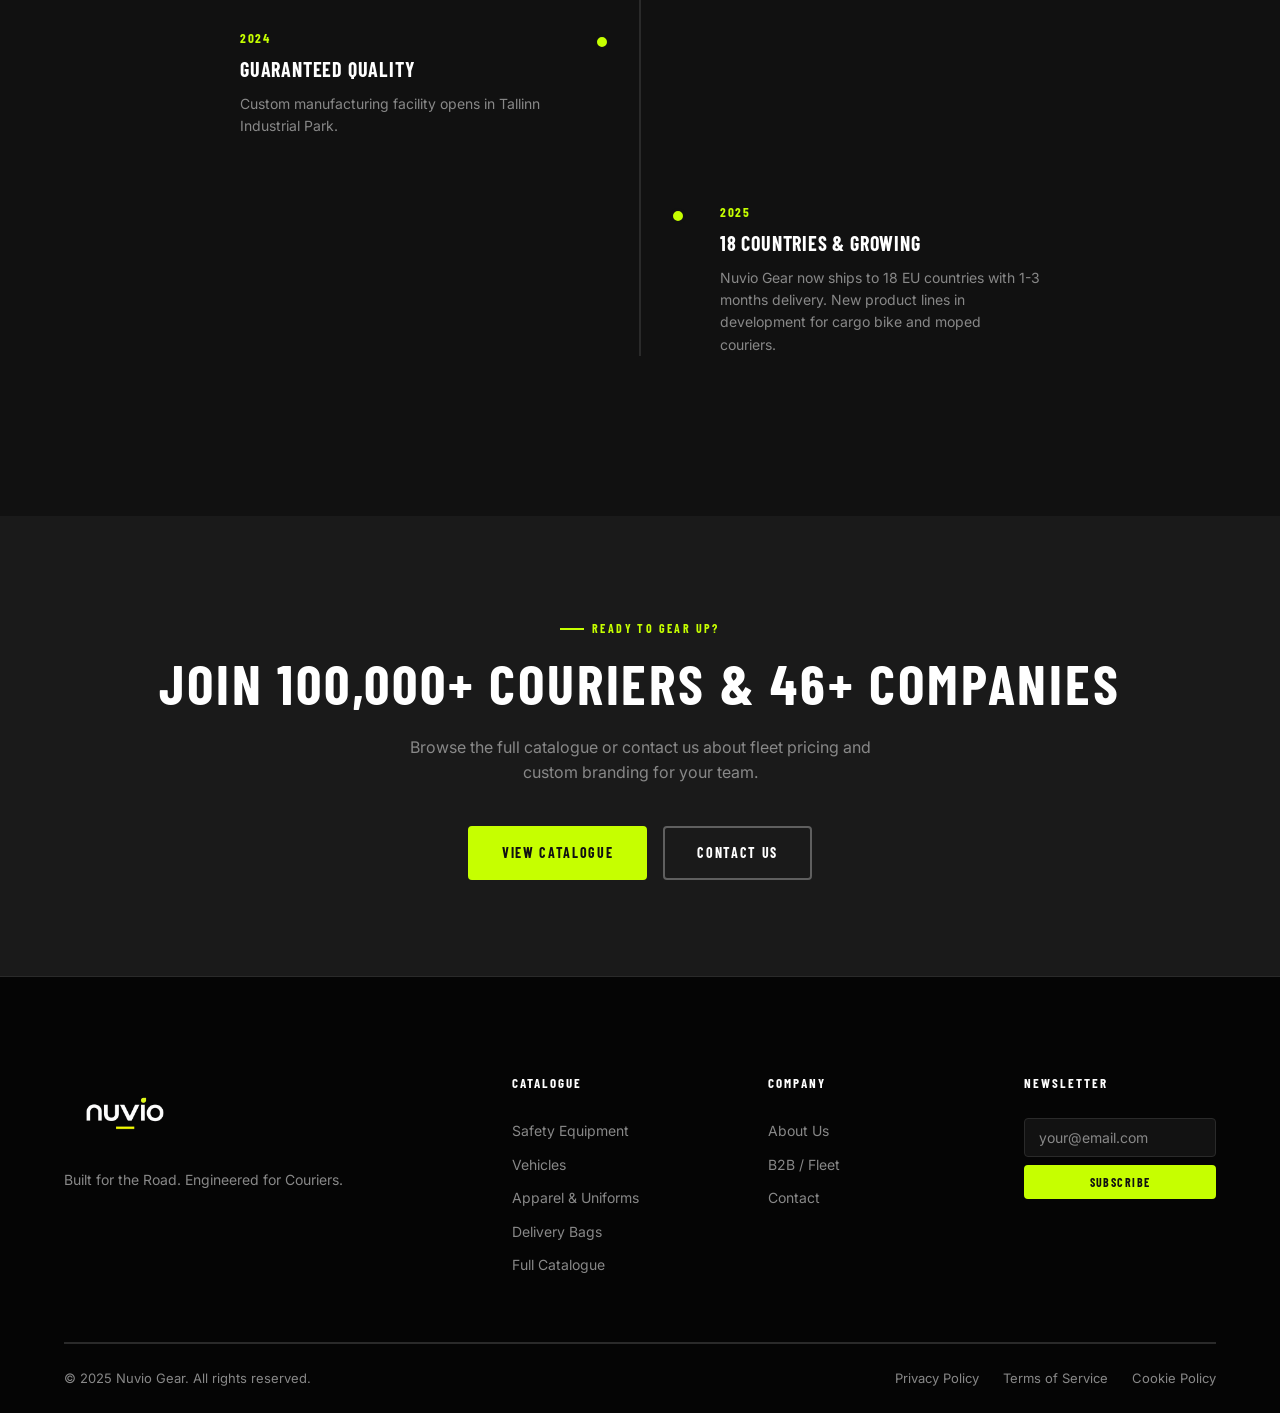
<file: about.html>
<!DOCTYPE html>
<html lang="en">
<head>
  <meta charset="UTF-8">
  <meta name="viewport" content="width=device-width, initial-scale=1.0">
  <meta name="description" content="Nuvio Gear — We build gear for those who build cities. Our story, our team, our mission to equip the world's couriers.">
  <title>About Us - Nuvio Gear</title>

  <link rel="preconnect" href="https://fonts.googleapis.com">
  <link rel="preconnect" href="https://fonts.gstatic.com" crossorigin>
  <link href="https://fonts.googleapis.com/css2?family=Barlow+Condensed:wght@400;600;700;800&family=Inter:wght@400;500;600;700&display=swap" rel="stylesheet">

  <link rel="stylesheet" href="assets/css/main.css">
  <link rel="stylesheet" href="assets/css/components.css">
  <link rel="stylesheet" href="assets/css/responsive.css">
</head>
<body>

  <!-- Announcement Bar -->
  <div class="announcement-bar" id="announce-bar">
    <p class="announcement-bar__text">FREE SHIPPING ON ORDERS OVER €50 &nbsp;|&nbsp; B2B Fleet Discounts Available</p>
    <button class="announcement-bar__close" aria-label="Dismiss announcement">✕</button>
  </div>

  <!-- Navigation -->
  <nav class="site-nav" role="navigation" aria-label="Main navigation">
    <div class="container nav-inner">
      <a href="index.html" class="nav-logo" aria-label="Nuvio Gear Home"><img src="assets/images/nuvio_white_transparent2.png" alt="Nuvio Gear" style="height: 80px; width: auto;"></a>
      <ul class="nav-links" role="list">
        <li class="nav-item">
          <a href="products.html" class="nav-link" aria-haspopup="true">Catalogue</a>
          <div class="mega-dropdown" role="region" aria-label="Catalogue categories">
            <a href="products.html?cat=safety-equipment" class="mega-dropdown-item"><svg class="mega-dropdown-icon" viewBox="0 0 40 40" fill="none" stroke="currentColor" stroke-width="1.5" aria-hidden="true"><path d="M20 4L6 10v10c0 7 5.8 13.5 14 15.5 8.2-2 14-8.5 14-15.5V10L20 4z" stroke-width="2"/><path d="M14 20l4 4 8-8" stroke-width="2.5" stroke-linecap="round" stroke-linejoin="round"/></svg><div><div class="mega-dropdown-label">Safety Equipment</div><div class="mega-dropdown-desc">Helmets, vests &amp; first aid</div></div></a>
            <a href="products.html?cat=communication" class="mega-dropdown-item"><svg class="mega-dropdown-icon" viewBox="0 0 40 40" fill="none" stroke="currentColor" stroke-width="1.5" aria-hidden="true"><circle cx="20" cy="14" r="6" stroke-width="2"/><rect x="9" y="13" width="4" height="6" rx="2"/><rect x="27" y="13" width="4" height="6" rx="2"/><path d="M12 14 Q12 8 20 8 Q28 8 28 14" fill="none"/></svg><div><div class="mega-dropdown-label">Communication</div><div class="mega-dropdown-desc">Intercoms &amp; headsets</div></div></a>
            <a href="products.html?cat=vehicles" class="mega-dropdown-item"><svg class="mega-dropdown-icon" viewBox="0 0 40 40" fill="none" stroke="currentColor" stroke-width="1.5" aria-hidden="true"><circle cx="10" cy="28" r="5" stroke-width="2"/><circle cx="30" cy="28" r="5" stroke-width="2"/><path d="M10 28 L18 14 L24 14 L30 28" stroke-linecap="round" stroke-linejoin="round"/><line x1="18" y1="14" x2="10" y2="22" stroke-linecap="round"/></svg><div><div class="mega-dropdown-label">Vehicles</div><div class="mega-dropdown-desc">E-bikes, scooters &amp; cargo</div></div></a>
            <a href="products.html?cat=apparel" class="mega-dropdown-item"><svg class="mega-dropdown-icon" viewBox="0 0 40 40" fill="none" stroke="currentColor" stroke-width="1.5" aria-hidden="true"><path d="M14 6 L6 12 L10 14 L10 34 L30 34 L30 14 L34 12 L26 6 Q23 10 20 10 Q17 10 14 6Z" stroke-width="2" stroke-linejoin="round"/></svg><div><div class="mega-dropdown-label">Apparel &amp; Uniforms</div><div class="mega-dropdown-desc">Jackets, shirts &amp; pants</div></div></a>
            <a href="products.html?cat=delivery-bags" class="mega-dropdown-item"><svg class="mega-dropdown-icon" viewBox="0 0 40 40" fill="none" stroke="currentColor" stroke-width="1.5" aria-hidden="true"><rect x="8" y="12" width="24" height="22" rx="4" stroke-width="2"/><path d="M13 12 L13 8 Q13 5 20 5 Q27 5 27 8 L27 12" fill="none"/><line x1="8" y1="20" x2="32" y2="20"/></svg><div><div class="mega-dropdown-label">Delivery Bags &amp; Storage</div><div class="mega-dropdown-desc">Hard bags, pizza &amp; grocery</div></div></a>
            <a href="products.html?cat=mobile-tech" class="mega-dropdown-item"><svg class="mega-dropdown-icon" viewBox="0 0 40 40" fill="none" stroke="currentColor" stroke-width="1.5" aria-hidden="true"><rect x="13" y="5" width="14" height="24" rx="3" stroke-width="2"/><circle cx="20" cy="25" r="2"/><line x1="16" y1="9" x2="24" y2="9" stroke-linecap="round"/></svg><div><div class="mega-dropdown-label">Mobile &amp; Tech</div><div class="mega-dropdown-desc">Holders, cameras &amp; cases</div></div></a>
            <a href="products.html?cat=financial-security" class="mega-dropdown-item"><svg class="mega-dropdown-icon" viewBox="0 0 40 40" fill="none" stroke="currentColor" stroke-width="1.5" aria-hidden="true"><rect x="6" y="12" width="28" height="20" rx="3" stroke-width="2"/><path d="M12 12 L12 9 Q12 6 20 6 Q28 6 28 9 L28 12" fill="none"/><circle cx="20" cy="22" r="4"/></svg><div><div class="mega-dropdown-label">Financial &amp; Security</div><div class="mega-dropdown-desc">Cash bags &amp; wrist bags</div></div></a>
            <a href="products.html?cat=security-tracking" class="mega-dropdown-item"><svg class="mega-dropdown-icon" viewBox="0 0 40 40" fill="none" stroke="currentColor" stroke-width="1.5" aria-hidden="true"><rect x="12" y="18" width="16" height="14" rx="3" stroke-width="2"/><path d="M15 18 L15 13 Q15 7 20 7 Q25 7 25 13 L25 18" fill="none"/><circle cx="20" cy="25" r="3" fill="currentColor" opacity="0.5"/></svg><div><div class="mega-dropdown-label">Security &amp; Tracking</div><div class="mega-dropdown-desc">Smart locks &amp; GPS</div></div></a>
            <a href="products.html?cat=charging" class="mega-dropdown-item"><svg class="mega-dropdown-icon" viewBox="0 0 40 40" fill="none" stroke="currentColor" stroke-width="1.5" aria-hidden="true"><rect x="10" y="8" width="20" height="28" rx="3" stroke-width="2"/><path d="M22 18 L18 24 L22 24 L18 30" stroke-width="2.5" stroke-linecap="round" stroke-linejoin="round"/></svg><div><div class="mega-dropdown-label">Charging Solutions</div><div class="mega-dropdown-desc">Fast chargers &amp; power banks</div></div></a>
            <a href="products.html?cat=delivery-boxes" class="mega-dropdown-item"><svg class="mega-dropdown-icon" viewBox="0 0 40 40" fill="none" stroke="currentColor" stroke-width="1.5" aria-hidden="true"><rect x="6" y="14" width="28" height="20" rx="2" stroke-width="2"/><polyline points="6,20 20,8 34,20" stroke-linejoin="round"/><line x1="14" y1="34" x2="14" y2="22"/><line x1="26" y1="34" x2="26" y2="22"/><line x1="14" y1="22" x2="26" y2="22"/></svg><div><div class="mega-dropdown-label">Delivery Boxes</div><div class="mega-dropdown-desc">Hard case &amp; rear rack boxes</div></div></a>
            <a href="products.html?cat=weather-protection" class="mega-dropdown-item"><svg class="mega-dropdown-icon" viewBox="0 0 40 40" fill="none" stroke="currentColor" stroke-width="1.5" aria-hidden="true"><path d="M10 20 Q20 6 30 20 L30 32 Q20 36 10 32 Z" stroke-width="2"/><line x1="14" y1="38" x2="14" y2="32" stroke-linecap="round"/><line x1="20" y1="38" x2="20" y2="32" stroke-linecap="round"/><line x1="26" y1="38" x2="26" y2="32" stroke-linecap="round"/></svg><div><div class="mega-dropdown-label">Weather Protection</div><div class="mega-dropdown-desc">Raincoats &amp; waterproofs</div></div></a>
            <a href="products.html?cat=protective-gear" class="mega-dropdown-item"><svg class="mega-dropdown-icon" viewBox="0 0 40 40" fill="none" stroke="currentColor" stroke-width="1.5" aria-hidden="true"><ellipse cx="15" cy="22" rx="6" ry="10" stroke-width="2"/><line x1="10" y1="18" x2="20" y2="18"/><line x1="10" y1="26" x2="20" y2="26"/><ellipse cx="28" cy="18" rx="5" ry="8" stroke-width="2"/><line x1="24" y1="15" x2="32" y2="15"/><line x1="24" y1="21" x2="32" y2="21"/></svg><div><div class="mega-dropdown-label">Protective Gear</div><div class="mega-dropdown-desc">Knee &amp; elbow guards</div></div></a>
          </div>
        </li>
        <li><a href="about.html" class="nav-link active">About</a></li>
        <li><a href="index.html#fleet" class="nav-link">Partners</a></li>
        <li><a href="contact.html" class="nav-link">Contact</a></li>
      </ul>
      <div class="nav-actions">
        <button class="cart-btn" aria-label="Open cart" aria-expanded="false">
          <svg width="22" height="22" viewBox="0 0 24 24" fill="none" stroke="currentColor" stroke-width="2" stroke-linecap="round" stroke-linejoin="round" aria-hidden="true"><path d="M6 2L3 6v14a2 2 0 002 2h14a2 2 0 002-2V6l-3-4z"/><line x1="3" y1="6" x2="21" y2="6"/><path d="M16 10a4 4 0 01-8 0"/></svg>
          <span class="cart-badge" aria-live="polite">0</span>
        </button>
        <button class="hamburger" aria-label="Toggle menu" aria-expanded="false" aria-controls="mobile-nav">
          <span class="hamburger-line"></span><span class="hamburger-line"></span><span class="hamburger-line"></span>
        </button>
      </div>
    </div>
  </nav>

  <div class="mobile-nav" id="mobile-nav" role="dialog" aria-label="Mobile navigation" aria-modal="true">
    <ul class="mobile-nav-links">
      <li>
        <a href="products.html" class="mobile-nav-link" data-sub-toggle="mobile-shop-sub-about" aria-expanded="false">Catalogue</a>
        <div class="mobile-nav-sub" id="mobile-shop-sub-about" style="display:none">
          <a href="products.html?cat=safety-equipment">Safety Equipment</a>
          <a href="products.html?cat=communication">Communication Equipment</a>
          <a href="products.html?cat=vehicles">Vehicles</a>
          <a href="products.html?cat=apparel">Apparel &amp; Uniforms</a>
          <a href="products.html?cat=delivery-bags">Delivery Bags &amp; Storage</a>
          <a href="products.html?cat=mobile-tech">Mobile &amp; Tech Accessories</a>
          <a href="products.html?cat=financial-security">Financial &amp; Security</a>
          <a href="products.html?cat=security-tracking">Security &amp; Tracking</a>
          <a href="products.html?cat=charging">Charging Solutions</a>
          <a href="products.html?cat=delivery-boxes">Delivery Boxes</a>
          <a href="products.html?cat=weather-protection">Weather Protection</a>
          <a href="products.html?cat=protective-gear">Protective Gear</a>
        </div>
      </li>
      <li><a href="about.html" class="mobile-nav-link active">About</a></li>
      <li><a href="index.html#fleet" class="mobile-nav-link">Partners</a></li>
      <li><a href="contact.html" class="mobile-nav-link">Contact</a></li>
    </ul>
  </div>

  <div class="cart-overlay" aria-hidden="true"></div>
  <aside class="cart-drawer" role="dialog" aria-label="Shopping cart" aria-modal="true">
    <div class="cart-header"><div><h2 class="cart-title">Your Cart</h2><span class="cart-count">(0 items)</span></div><button class="cart-close" aria-label="Close cart">✕</button></div>
    <div class="cart-items" id="cart-items"><div class="cart-empty"><svg class="cart-empty-icon" viewBox="0 0 64 64" fill="none" stroke="currentColor" aria-hidden="true"><path d="M12 16h40l-4 24H16L12 16z" stroke-width="2"/><circle cx="22" cy="52" r="3" stroke-width="2"/><circle cx="42" cy="52" r="3" stroke-width="2"/></svg><p>Your cart is empty</p><a href="products.html" class="btn btn-outline-accent btn-sm">Shop Now</a></div></div>
    <div class="cart-footer"><div class="cart-subtotal"><span>Subtotal</span><span class="cart-subtotal-amount">€0.00</span></div><div class="cart-total"><span>Total</span><span class="cart-total-amount">€0.00</span></div><button class="btn btn-primary btn-full btn-checkout" disabled>Checkout</button><p class="cart-shipping-note">Free shipping on orders over €50</p></div>
  </aside>

  <main id="main-content">

    <!-- ══════════════════════════════════════════
         PAGE HERO
    ══════════════════════════════════════════ -->
    <section class="page-hero" aria-label="About page header">
      <div class="container page-hero-content">
        <nav class="breadcrumb" aria-label="Breadcrumb">
          <a href="index.html">Home</a>
          <span class="breadcrumb-sep" aria-hidden="true">/</span>
          <span aria-current="page">About</span>
        </nav>
        <h1 class="section-title">We Build for Those<br><span class="accent">Who Build Cities.</span></h1>
        <p class="section-subtitle">Nuvio Gear was born from a simple frustration: courier equipment wasn't keeping up with couriers.</p>
      </div>
    </section>

    <!-- ══════════════════════════════════════════
         BRAND STORY
    ══════════════════════════════════════════ -->
    <section class="about-story" aria-label="Brand story">
      <div class="container">
        <div class="about-story-inner">

          <div class="story-text">
            <p class="section-label fade-in">Our Story</p>
            <h2 class="section-title fade-in fade-in-delay-1" style="margin-bottom: var(--space-xl);">
              Gear Born on<br>the Road
            </h2>
            <div class="fade-in fade-in-delay-2">
              <p>Nuvio Gear was founded in 2020 by a team of three engineers and Delivery service managers  in Tallinn, Estonia. We spent two years seeing couriers riding the same routes, carrying the same gear, and suffering the same failures: thermal bags that lost temperature, backpacks that shredded after three months, safety vests that weren't visible enough.</p>
              <p>So we built something better. Starting with one thermal bag prototype tested across seven cities, we iterated relentlessly until couriers told us it was the best piece of equipment they'd ever used. Today, Nuvio Gear equips over 100,000 couriers and 46+ partner companies across 18 EU countries.</p>
              <p>We don't design for catalogues. We design for 8-hour shifts in the rain, for emergency stops on cobblestones, for sub-zero winters and 35°C summers. Every stitch, every buckle, every insulation layer is tested by working couriers in real conditions.</p>
            </div>
            <div class="fade-in fade-in-delay-3" style="margin-top: var(--space-xl); display: flex; gap: var(--space-xl); flex-wrap: wrap;">
              <div>
                <div class="promise-stat" style="font-family: var(--font-display); font-size: 40px; font-weight: 800; color: var(--color-accent);">100K+</div>
                <div style="font-size:13px; color: var(--color-text-muted); margin-top: 4px; text-transform: uppercase; letter-spacing: 0.08em;">Couriers equipped</div>
              </div>
              <div>
                <div class="promise-stat" style="font-family: var(--font-display); font-size: 40px; font-weight: 800; color: var(--color-accent);">18</div>
                <div style="font-size:13px; color: var(--color-text-muted); margin-top: 4px; text-transform: uppercase; letter-spacing: 0.08em;">EU countries</div>
              </div>
              <div>
                <div class="promise-stat" style="font-family: var(--font-display); font-size: 40px; font-weight: 800; color: var(--color-accent);">4yr</div>
                <div style="font-size:13px; color: var(--color-text-muted); margin-top: 4px; text-transform: uppercase; letter-spacing: 0.08em;">In operation</div>
              </div>
            </div>
          </div>

          <div class="story-image fade-in fade-in-delay-1">
            <img src="assets/images/placeholder/about-story.svg" alt="Courier in city with Nuvio Gear equipment" loading="lazy" style="width:100%; height:100%; object-fit:cover;">
          </div>

        </div>
      </div>
    </section>

    <!-- ══════════════════════════════════════════
         VALUES SECTION
    ══════════════════════════════════════════ -->
    <section style="padding-block: var(--space-3xl); background: var(--color-bg-mid);" aria-label="Our values">
      <div class="container">
        <p class="section-label fade-in">Our Values</p>
        <h2 class="section-title fade-in fade-in-delay-1" style="margin-bottom: var(--space-2xl);">What We Stand For</h2>
        <div class="promise-grid">
          <div class="promise-item fade-in">
            <svg class="promise-icon" viewBox="0 0 48 48" fill="none" stroke="currentColor" stroke-width="2" xmlns="http://www.w3.org/2000/svg" aria-hidden="true">
              <path d="M24 4L6 12v16c0 9 7.5 17.4 18 20 10.5-2.6 18-11 18-20V12L24 4z"/>
              <path d="M17 24l5 5 9-10" stroke-linecap="round" stroke-linejoin="round" stroke-width="2.5"/>
            </svg>
            <div class="promise-stat" style="font-size:28px;">Durability First</div>
            <div class="promise-label">Every product is field-tested for 6 months before launch. If it doesn't hold up, it doesn't ship.</div>
          </div>
          <div class="promise-item fade-in fade-in-delay-1">
            <svg class="promise-icon" viewBox="0 0 48 48" fill="none" stroke="currentColor" stroke-width="2" xmlns="http://www.w3.org/2000/svg" aria-hidden="true">
              <circle cx="24" cy="24" r="20"/>
              <path d="M24 14v10l6 6" stroke-linecap="round" stroke-width="2.5"/>
            </svg>
            <div class="promise-stat" style="font-size:28px;">Courier-Led Design</div>
            <div class="promise-label">Our advisory board includes 40 active couriers from 12 cities. They shape every product we make.</div>
          </div>
          <div class="promise-item fade-in fade-in-delay-2">
            <svg class="promise-icon" viewBox="0 0 48 48" fill="none" stroke="currentColor" stroke-width="2" xmlns="http://www.w3.org/2000/svg" aria-hidden="true">
              <path d="M12 20v22M24 10v32M36 14v28"/>
              <circle cx="12" cy="16" r="4"/><circle cx="24" cy="6" r="4"/><circle cx="36" cy="10" r="4"/>
            </svg>
            <div class="promise-stat" style="font-size:28px;">Radical Transparency</div>
            <div class="promise-label">We publish our material sourcing, manufacturing partners, and carbon footprint for every product line.</div>
          </div>
        </div>
      </div>
    </section>

    <!-- ══════════════════════════════════════════
         TIMELINE
    ══════════════════════════════════════════ -->
    <section class="timeline-section" aria-label="Company timeline">
      <div class="container">
        <p class="section-label fade-in">Milestones</p>
        <h2 class="section-title fade-in fade-in-delay-1">Our Journey</h2>

        <div class="timeline">

          <div class="timeline-item fade-in">
            <div class="timeline-year">2020</div>
            <h3 class="timeline-title">Founded in Tallinn</h3>
            <p class="timeline-text">Three courier-Managers-turned-engineers meet at a hackathon and decide the courier equipment market needs to be disrupted. First prototype built in a garage.</p>
          </div>

          <div class="timeline-item fade-in fade-in-delay-1">
            <div class="timeline-year">2021</div>
            <h3 class="timeline-title">First Product Launch</h3>
            <p class="timeline-text">NG-Thermo Pro 40L launches after 14 months of field testing. Sells out within 3 weeks. 500 units delivered to couriers in Tallinn, Helsinki, and Riga.</p>
          </div>

          <div class="timeline-item fade-in fade-in-delay-2">
            <div class="timeline-year">2022</div>
            <h3 class="timeline-title">Series A &amp; EU Expansion</h3>
            <p class="timeline-text">Nuvio Gear expands to 12 EU countries. First fleet partnership with large marketplace signed for more than 10K branded units.</p>
          </div>

          <div class="timeline-item fade-in fade-in-delay-3">
            <div class="timeline-year">2023</div>
            <h3 class="timeline-title">100,000 Couriers Equipped</h3>
            <p class="timeline-text">Major milestone reached. Full catalogue of 42 products across 12 categories launched. B2B fleet program scaled to 46+ partner companies across Europe.</p>
          </div>

          <div class="timeline-item fade-in">
            <div class="timeline-year">2024</div>
            <h3 class="timeline-title">Guaranteed Quality</h3>
            <p class="timeline-text">Custom manufacturing facility opens in Tallinn Industrial Park.</p>
          </div>

          <div class="timeline-item fade-in fade-in-delay-1">
            <div class="timeline-year">2025</div>
            <h3 class="timeline-title">18 Countries &amp; Growing</h3>
            <p class="timeline-text">Nuvio Gear now ships to 18 EU countries with 1-3 months delivery. New product lines in development for cargo bike and moped couriers.</p>
          </div>

        </div>
      </div>
    </section>

    <!-- CTA section -->
    <section style="padding-block: var(--space-3xl); background: var(--color-bg-card); text-align:center;" aria-label="Call to action">
      <div class="container">
        <p class="section-label fade-in" style="justify-content:center;">Ready to Gear Up?</p>
        <h2 class="section-title fade-in fade-in-delay-1" style="margin-bottom: var(--space-lg);">Join 100,000+ Couriers &amp; 46+ Companies</h2>
        <p class="section-subtitle fade-in fade-in-delay-2" style="margin-inline: auto; text-align:center; max-width:480px;">Browse the full catalogue or contact us about fleet pricing and custom branding for your team.</p>
        <div class="fade-in fade-in-delay-3" style="display:flex; gap: var(--space-md); justify-content:center; flex-wrap:wrap; margin-top: var(--space-xl);">
          <a href="products.html" class="btn btn-primary">View Catalogue</a>
          <a href="contact.html" class="btn btn-outline">Contact Us</a>
        </div>
      </div>
    </section>

  </main>

  <!-- Footer -->
  <footer class="site-footer" role="contentinfo">
    <div class="container">
      <div class="footer-grid">
        <div class="footer-brand">
          <a href="index.html" class="nav-logo"><img src="assets/images/nuvio_white_transparent2.png" alt="Nuvio Gear" style="height: 80px; width: auto;"></a>
          <p class="footer-tagline">Built for the Road. Engineered for Couriers.</p>
        </div>
        <div><h3 class="footer-col-title">Catalogue</h3><ul class="footer-links"><li><a href="products.html?cat=safety-equipment" class="footer-link">Safety Equipment</a></li><li><a href="products.html?cat=vehicles" class="footer-link">Vehicles</a></li><li><a href="products.html?cat=apparel" class="footer-link">Apparel &amp; Uniforms</a></li><li><a href="products.html?cat=delivery-bags" class="footer-link">Delivery Bags</a></li><li><a href="products.html" class="footer-link">Full Catalogue</a></li></ul></div>
        <div><h3 class="footer-col-title">Company</h3><ul class="footer-links"><li><a href="about.html" class="footer-link">About Us</a></li><li><a href="index.html#fleet" class="footer-link">B2B / Fleet</a></li><li><a href="contact.html" class="footer-link">Contact</a></li></ul></div>
        <div><h3 class="footer-col-title">Newsletter</h3><form class="newsletter-form" action="#" method="post"><input type="email" class="newsletter-input" placeholder="your@email.com" aria-label="Email for newsletter" required><button type="submit" class="btn btn-primary btn-sm" style="width:100%">Subscribe</button></form></div>
      </div>
      <hr class="divider">
      <div class="footer-bottom">
        <p class="footer-copy">© 2025 Nuvio Gear. All rights reserved.</p>
        <nav class="footer-legal" aria-label="Legal links">
          <a href="privacy.html">Privacy Policy</a>
          <a href="terms.html">Terms of Service</a>
          <a href="cookies.html">Cookie Policy</a>
        </nav>
      </div>
    </div>
  </footer>

  <script src="assets/js/nav.js"></script>
  <script src="assets/js/cart.js"></script>
  <script src="assets/js/main.js"></script>
</body>
</html>
</file>
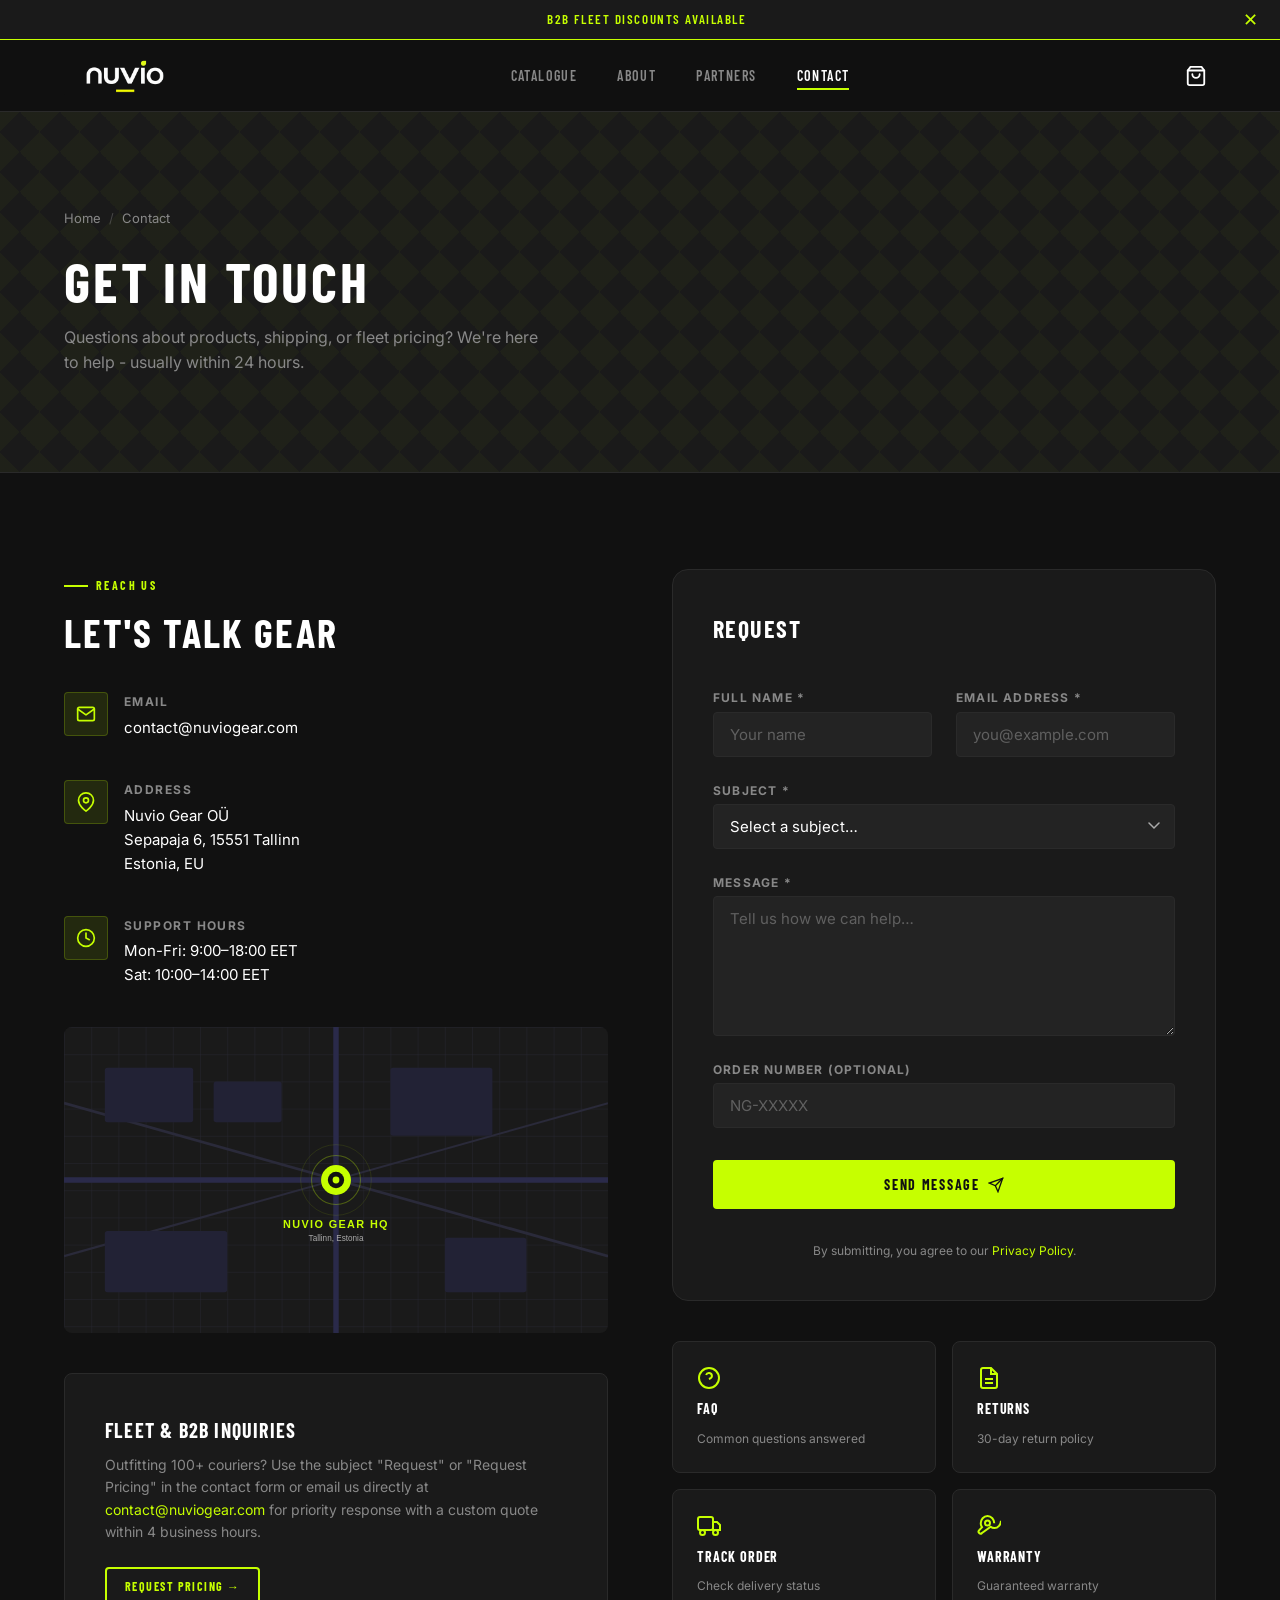
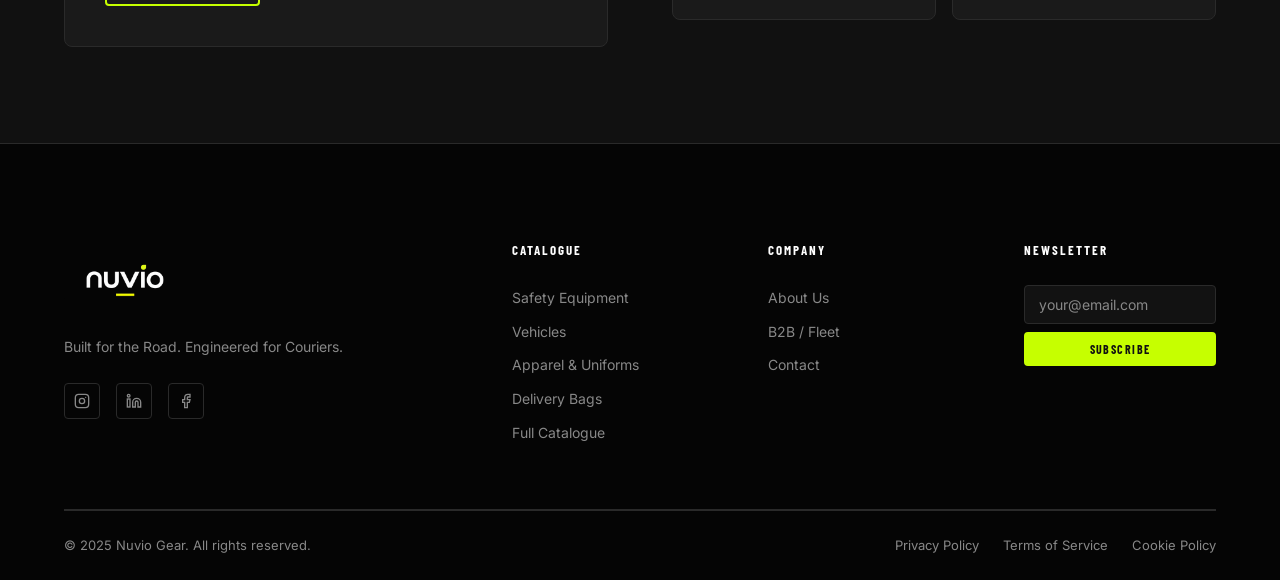
<file: contact.html>
<!DOCTYPE html>
<html lang="en">
<head>
  <meta charset="UTF-8">
  <meta name="viewport" content="width=device-width, initial-scale=1.0">
  <meta name="description" content="Contact Nuvio Gear — get in touch for product support, B2B fleet inquiries, or general questions about our courier equipment.">
  <title>Contact - Nuvio Gear</title>

  <link rel="preconnect" href="https://fonts.googleapis.com">
  <link rel="preconnect" href="https://fonts.gstatic.com" crossorigin>
  <link href="https://fonts.googleapis.com/css2?family=Barlow+Condensed:wght@400;600;700;800&family=Inter:wght@400;500;600;700&display=swap" rel="stylesheet">

  <link rel="stylesheet" href="assets/css/main.css">
  <link rel="stylesheet" href="assets/css/components.css">
  <link rel="stylesheet" href="assets/css/responsive.css">
</head>
<body>

  <!-- Announcement Bar -->
  <div class="announcement-bar" id="announce-bar">
    <p class="announcement-bar__text"> &nbsp;&nbsp; B2B Fleet Discounts Available</p>
    <button class="announcement-bar__close" aria-label="Dismiss announcement">✕</button>
  </div>

  <!-- Navigation -->
  <nav class="site-nav" role="navigation" aria-label="Main navigation">
    <div class="container nav-inner">
      <a href="index.html" class="nav-logo" aria-label="Nuvio Gear Home"><img src="assets/images/nuvio_white_transparent2.png" alt="Nuvio Gear" style="height: 80px; width: auto;"></a>
      <ul class="nav-links" role="list">
        <li class="nav-item">
          <a href="products.html" class="nav-link" aria-haspopup="true">Catalogue</a>
          <div class="mega-dropdown" role="region" aria-label="Catalogue categories">
            <a href="products.html?cat=safety-equipment" class="mega-dropdown-item"><svg class="mega-dropdown-icon" viewBox="0 0 40 40" fill="none" stroke="currentColor" stroke-width="1.5" aria-hidden="true"><path d="M20 4L6 10v10c0 7 5.8 13.5 14 15.5 8.2-2 14-8.5 14-15.5V10L20 4z" stroke-width="2"/><path d="M14 20l4 4 8-8" stroke-width="2.5" stroke-linecap="round" stroke-linejoin="round"/></svg><div><div class="mega-dropdown-label">Safety Equipment</div><div class="mega-dropdown-desc">Helmets, vests &amp; first aid</div></div></a>
            <a href="products.html?cat=communication" class="mega-dropdown-item"><svg class="mega-dropdown-icon" viewBox="0 0 40 40" fill="none" stroke="currentColor" stroke-width="1.5" aria-hidden="true"><circle cx="20" cy="14" r="6" stroke-width="2"/><rect x="9" y="13" width="4" height="6" rx="2"/><rect x="27" y="13" width="4" height="6" rx="2"/></svg><div><div class="mega-dropdown-label">Communication</div><div class="mega-dropdown-desc">Intercoms &amp; headsets</div></div></a>
            <a href="products.html?cat=vehicles" class="mega-dropdown-item"><svg class="mega-dropdown-icon" viewBox="0 0 40 40" fill="none" stroke="currentColor" stroke-width="1.5" aria-hidden="true"><circle cx="10" cy="28" r="5" stroke-width="2"/><circle cx="30" cy="28" r="5" stroke-width="2"/><path d="M10 28 L18 14 L24 14 L30 28" stroke-linecap="round" stroke-linejoin="round"/></svg><div><div class="mega-dropdown-label">Vehicles</div><div class="mega-dropdown-desc">E-bikes, scooters &amp; cargo</div></div></a>
            <a href="products.html?cat=apparel" class="mega-dropdown-item"><svg class="mega-dropdown-icon" viewBox="0 0 40 40" fill="none" stroke="currentColor" stroke-width="1.5" aria-hidden="true"><path d="M14 6 L6 12 L10 14 L10 34 L30 34 L30 14 L34 12 L26 6 Q23 10 20 10 Q17 10 14 6Z" stroke-width="2" stroke-linejoin="round"/></svg><div><div class="mega-dropdown-label">Apparel &amp; Uniforms</div><div class="mega-dropdown-desc">Jackets, shirts &amp; pants</div></div></a>
            <a href="products.html?cat=delivery-bags" class="mega-dropdown-item"><svg class="mega-dropdown-icon" viewBox="0 0 40 40" fill="none" stroke="currentColor" stroke-width="1.5" aria-hidden="true"><rect x="8" y="12" width="24" height="22" rx="4" stroke-width="2"/><path d="M13 12 L13 8 Q13 5 20 5 Q27 5 27 8 L27 12" fill="none"/></svg><div><div class="mega-dropdown-label">Delivery Bags &amp; Storage</div><div class="mega-dropdown-desc">Hard bags, pizza &amp; grocery</div></div></a>
            <a href="products.html?cat=mobile-tech" class="mega-dropdown-item"><svg class="mega-dropdown-icon" viewBox="0 0 40 40" fill="none" stroke="currentColor" stroke-width="1.5" aria-hidden="true"><rect x="13" y="5" width="14" height="24" rx="3" stroke-width="2"/><circle cx="20" cy="25" r="2"/></svg><div><div class="mega-dropdown-label">Mobile &amp; Tech</div><div class="mega-dropdown-desc">Holders, cameras &amp; cases</div></div></a>
            <a href="products.html?cat=financial-security" class="mega-dropdown-item"><svg class="mega-dropdown-icon" viewBox="0 0 40 40" fill="none" stroke="currentColor" stroke-width="1.5" aria-hidden="true"><rect x="6" y="12" width="28" height="20" rx="3" stroke-width="2"/><path d="M12 12 L12 9 Q12 6 20 6 Q28 6 28 9 L28 12" fill="none"/></svg><div><div class="mega-dropdown-label">Financial &amp; Security</div><div class="mega-dropdown-desc">Cash bags &amp; wrist bags</div></div></a>
            <a href="products.html?cat=security-tracking" class="mega-dropdown-item"><svg class="mega-dropdown-icon" viewBox="0 0 40 40" fill="none" stroke="currentColor" stroke-width="1.5" aria-hidden="true"><rect x="12" y="18" width="16" height="14" rx="3" stroke-width="2"/><path d="M15 18 L15 13 Q15 7 20 7 Q25 7 25 13 L25 18" fill="none"/></svg><div><div class="mega-dropdown-label">Security &amp; Tracking</div><div class="mega-dropdown-desc">Smart locks &amp; GPS</div></div></a>
            <a href="products.html?cat=charging" class="mega-dropdown-item"><svg class="mega-dropdown-icon" viewBox="0 0 40 40" fill="none" stroke="currentColor" stroke-width="1.5" aria-hidden="true"><rect x="10" y="8" width="20" height="28" rx="3" stroke-width="2"/><path d="M22 18 L18 24 L22 24 L18 30" stroke-width="2.5" stroke-linecap="round" stroke-linejoin="round"/></svg><div><div class="mega-dropdown-label">Charging Solutions</div><div class="mega-dropdown-desc">Fast chargers &amp; power banks</div></div></a>
            <a href="products.html?cat=delivery-boxes" class="mega-dropdown-item"><svg class="mega-dropdown-icon" viewBox="0 0 40 40" fill="none" stroke="currentColor" stroke-width="1.5" aria-hidden="true"><rect x="6" y="14" width="28" height="20" rx="2" stroke-width="2"/><polyline points="6,20 20,8 34,20" stroke-linejoin="round"/></svg><div><div class="mega-dropdown-label">Delivery Boxes</div><div class="mega-dropdown-desc">Hard case &amp; rear rack boxes</div></div></a>
            <a href="products.html?cat=weather-protection" class="mega-dropdown-item"><svg class="mega-dropdown-icon" viewBox="0 0 40 40" fill="none" stroke="currentColor" stroke-width="1.5" aria-hidden="true"><path d="M10 20 Q20 6 30 20 L30 32 Q20 36 10 32 Z" stroke-width="2"/><line x1="20" y1="38" x2="20" y2="32" stroke-linecap="round"/></svg><div><div class="mega-dropdown-label">Weather Protection</div><div class="mega-dropdown-desc">Raincoats &amp; waterproofs</div></div></a>
            <a href="products.html?cat=protective-gear" class="mega-dropdown-item"><svg class="mega-dropdown-icon" viewBox="0 0 40 40" fill="none" stroke="currentColor" stroke-width="1.5" aria-hidden="true"><ellipse cx="15" cy="22" rx="6" ry="10" stroke-width="2"/><ellipse cx="28" cy="18" rx="5" ry="8" stroke-width="2"/></svg><div><div class="mega-dropdown-label">Protective Gear</div><div class="mega-dropdown-desc">Knee &amp; elbow guards</div></div></a>
          </div>
        </li>
        <li><a href="about.html" class="nav-link">About</a></li>
        <li><a href="index.html#fleet" class="nav-link">Partners</a></li>
        <li><a href="contact.html" class="nav-link active">Contact</a></li>
      </ul>
      <div class="nav-actions">
        <button class="cart-btn" aria-label="Open cart" aria-expanded="false">
          <svg width="22" height="22" viewBox="0 0 24 24" fill="none" stroke="currentColor" stroke-width="2" stroke-linecap="round" stroke-linejoin="round" aria-hidden="true"><path d="M6 2L3 6v14a2 2 0 002 2h14a2 2 0 002-2V6l-3-4z"/><line x1="3" y1="6" x2="21" y2="6"/><path d="M16 10a4 4 0 01-8 0"/></svg>
          <span class="cart-badge" aria-live="polite">0</span>
        </button>
        <button class="hamburger" aria-label="Toggle menu" aria-expanded="false" aria-controls="mobile-nav">
          <span class="hamburger-line"></span><span class="hamburger-line"></span><span class="hamburger-line"></span>
        </button>
      </div>
    </div>
  </nav>

  <div class="mobile-nav" id="mobile-nav" role="dialog" aria-label="Mobile navigation" aria-modal="true">
    <ul class="mobile-nav-links">
      <li>
        <a href="products.html" class="mobile-nav-link" data-sub-toggle="mobile-shop-sub-contact" aria-expanded="false">Catalogue</a>
        <div class="mobile-nav-sub" id="mobile-shop-sub-contact" style="display:none">
          <a href="products.html?cat=safety-equipment">Safety Equipment</a>
          <a href="products.html?cat=communication">Communication Equipment</a>
          <a href="products.html?cat=vehicles">Vehicles</a>
          <a href="products.html?cat=apparel">Apparel &amp; Uniforms</a>
          <a href="products.html?cat=delivery-bags">Delivery Bags &amp; Storage</a>
          <a href="products.html?cat=mobile-tech">Mobile &amp; Tech Accessories</a>
          <a href="products.html?cat=financial-security">Financial &amp; Security</a>
          <a href="products.html?cat=security-tracking">Security &amp; Tracking</a>
          <a href="products.html?cat=charging">Charging Solutions</a>
          <a href="products.html?cat=delivery-boxes">Delivery Boxes</a>
          <a href="products.html?cat=weather-protection">Weather Protection</a>
          <a href="products.html?cat=protective-gear">Protective Gear</a>
        </div>
      </li>
      <li><a href="about.html" class="mobile-nav-link">About</a></li>
      <li><a href="index.html#fleet" class="mobile-nav-link">Partners</a></li>
      <li><a href="contact.html" class="mobile-nav-link active">Contact</a></li>
    </ul>
  </div>

  <div class="cart-overlay" aria-hidden="true"></div>
  <aside class="cart-drawer" role="dialog" aria-label="Shopping cart" aria-modal="true">
    <div class="cart-header"><div><h2 class="cart-title">Your Cart</h2><span class="cart-count">(0 items)</span></div><button class="cart-close" aria-label="Close cart">✕</button></div>
    <div class="cart-items" id="cart-items"><div class="cart-empty"><svg class="cart-empty-icon" viewBox="0 0 64 64" fill="none" stroke="currentColor" aria-hidden="true"><path d="M12 16h40l-4 24H16L12 16z" stroke-width="2"/><circle cx="22" cy="52" r="3" stroke-width="2"/><circle cx="42" cy="52" r="3" stroke-width="2"/></svg><p>Your cart is empty</p><a href="products.html" class="btn btn-outline-accent btn-sm">Shop Now</a></div></div>
    <div class="cart-footer"><div class="cart-subtotal"><span>Subtotal</span><span class="cart-subtotal-amount">€0.00</span></div><div class="cart-total"><span>Total</span><span class="cart-total-amount">€0.00</span></div><button class="btn btn-primary btn-full btn-checkout" disabled>Checkout</button><p class="cart-shipping-note">Free shipping on orders over €50</p></div>
  </aside>

  <main id="main-content">

    <!-- Page Hero -->
    <section class="page-hero" aria-label="Contact page header">
      <div class="container page-hero-content">
        <nav class="breadcrumb" aria-label="Breadcrumb">
          <a href="index.html">Home</a>
          <span class="breadcrumb-sep" aria-hidden="true">/</span>
          <span aria-current="page">Contact</span>
        </nav>
        <h1 class="section-title">Get in Touch</h1>
        <p class="section-subtitle">Questions about products, shipping, or fleet pricing? We're here to help - usually within 24 hours.</p>
      </div>
    </section>

    <!-- ══════════════════════════════════════════
         CONTACT LAYOUT
    ══════════════════════════════════════════ -->
    <section class="contact-layout" aria-label="Contact information and form">
      <div class="container">
        <div class="contact-inner">

          <!-- Left: info + map -->
          <div>
            <p class="section-label fade-in">Reach Us</p>
            <h2 class="section-title fade-in fade-in-delay-1" style="margin-bottom: var(--space-xl); font-size: clamp(28px, 4vw, 40px);">Let's Talk Gear</h2>

            <div class="contact-info fade-in fade-in-delay-2">

              <div class="contact-method">
                <div class="contact-method-icon" aria-hidden="true">
                  <svg width="20" height="20" viewBox="0 0 24 24" fill="none" stroke="currentColor" stroke-width="2" stroke-linecap="round" stroke-linejoin="round" aria-hidden="true">
                    <path d="M4 4h16c1.1 0 2 .9 2 2v12c0 1.1-.9 2-2 2H4c-1.1 0-2-.9-2-2V6c0-1.1.9-2 2-2z"/>
                    <polyline points="22,6 12,13 2,6"/>
                  </svg>
                </div>
                <div>
                  <div class="contact-method-label">Email</div>
                  <a href="mailto:contact@nuviogear.com" class="contact-method-value">contact@nuviogear.com</a>
                </div>
              </div>

              <div class="contact-method">
                <div class="contact-method-icon" aria-hidden="true">
                  <svg width="20" height="20" viewBox="0 0 24 24" fill="none" stroke="currentColor" stroke-width="2" stroke-linecap="round" stroke-linejoin="round" aria-hidden="true">
                    <path d="M21 10c0 7-9 13-9 13s-9-6-9-13a9 9 0 0118 0z"/>
                    <circle cx="12" cy="10" r="3"/>
                  </svg>
                </div>
                <div>
                  <div class="contact-method-label">Address</div>
                  <address class="contact-method-value" style="font-style:normal;">
                    Nuvio Gear OÜ<br>
                    Sepapaja 6, 15551 Tallinn<br>
                    Estonia, EU
                  </address>
                </div>
              </div>

              <div class="contact-method">
                <div class="contact-method-icon" aria-hidden="true">
                  <svg width="20" height="20" viewBox="0 0 24 24" fill="none" stroke="currentColor" stroke-width="2" stroke-linecap="round" stroke-linejoin="round" aria-hidden="true">
                    <circle cx="12" cy="12" r="10"/>
                    <polyline points="12,6 12,12 16,14"/>
                  </svg>
                </div>
                <div>
                  <div class="contact-method-label">Support Hours</div>
                  <div class="contact-method-value">Mon-Fri: 9:00–18:00 EET<br>Sat: 10:00–14:00 EET</div>
                </div>
              </div>

            </div><!-- /contact-info -->

            <!-- Map placeholder -->
            <div class="map-placeholder fade-in fade-in-delay-3">
              <img src="assets/images/placeholder/map-placeholder.svg" alt="Map showing Nuvio Gear headquarters in Tallinn, Estonia" loading="lazy" style="width:100%; height:100%; object-fit:cover;">
            </div>

            <!-- B2B Inquiry callout -->
            <div class="b2b-inquiry fade-in fade-in-delay-3">
              <h3 class="b2b-inquiry-title">Fleet &amp; B2B Inquiries</h3>
              <p class="b2b-inquiry-text">
                Outfitting 100+ couriers? Use the subject "Request" or "Request Pricing" in the contact form or email us directly at <a href="mailto:contact@nuviogear.com" style="color: var(--color-accent);">contact@nuviogear.com</a> for priority response with a custom quote within 4 business hours.
              </p>
              <a href="index.html#fleet" class="btn btn-outline-accent btn-sm">Request Pricing →</a>
            </div>

          </div><!-- /left col -->

          <!-- Right: contact form -->
          <div class="fade-in fade-in-delay-1">
            <div style="background: var(--color-bg-card); border: 1px solid var(--color-border); border-radius: var(--radius-lg); padding: var(--space-xl);">

              <h2 style="font-family: var(--font-display); font-size: 24px; font-weight: 700; letter-spacing: 0.06em; text-transform: uppercase; margin-bottom: var(--space-xl);">Request</h2>

              <form data-validate action="#" method="post" novalidate>
                <div class="form-stack">

                  <div class="form-row">
                    <div class="form-group">
                      <label class="form-label" for="contact-name">Full Name *</label>
                      <input class="form-control" type="text" id="contact-name" name="name" placeholder="Your name" required>
                      <span class="form-error" role="alert"></span>
                    </div>
                    <div class="form-group">
                      <label class="form-label" for="contact-email">Email Address *</label>
                      <input class="form-control" type="email" id="contact-email" name="email" placeholder="you@example.com" required>
                      <span class="form-error" role="alert"></span>
                    </div>
                  </div>

                  <div class="form-group">
                    <label class="form-label" for="contact-subject">Subject *</label>
                    <select class="form-control" id="contact-subject" name="subject" required>
                      <option value="">Select a subject…</option>
                      <option value="product">Product Question</option>
                      <option value="order">Order Support</option>
                      <option value="fleet">Fleet / B2B Inquiry</option>
                      <option value="warranty">Warranty Claim</option>
                      <option value="return">Return / Exchange</option>
                      <option value="press">Press &amp; Media</option>
                      <option value="other">Other</option>
                    </select>
                    <span class="form-error" role="alert"></span>
                  </div>

                  <div class="form-group">
                    <label class="form-label" for="contact-message">Message *</label>
                    <textarea class="form-control" id="contact-message" name="message" rows="6" placeholder="Tell us how we can help…" required data-minlength="20"></textarea>
                    <span class="form-error" role="alert"></span>
                  </div>

                  <!-- Optional: order number -->
                  <div class="form-group">
                    <label class="form-label" for="contact-order">Order Number (optional)</label>
                    <input class="form-control" type="text" id="contact-order" name="order_number" placeholder="NG-XXXXX">
                  </div>

                  <div class="form-success-msg" role="status">
                    ✓ Message sent! We'll reply within 24 hours.
                  </div>

                  <button type="submit" class="btn btn-primary btn-full" style="margin-top: var(--space-sm);">
                    Send Message
                    <svg width="16" height="16" viewBox="0 0 24 24" fill="none" stroke="currentColor" stroke-width="2" stroke-linecap="round" aria-hidden="true">
                      <line x1="22" y1="2" x2="11" y2="13"/>
                      <polygon points="22,2 15,22 11,13 2,9"/>
                    </svg>
                  </button>

                  <p style="font-size:12px; color: var(--color-text-muted); text-align:center; margin-top: var(--space-sm);">
                    By submitting, you agree to our <a href="privacy.html" style="color: var(--color-accent);">Privacy Policy</a>.
                  </p>

                </div>
              </form>
            </div>

            <!-- Quick links -->
            <div style="margin-top: var(--space-xl); display: grid; grid-template-columns: 1fr 1fr; gap: var(--space-md);">

              <a href="#" style="background: var(--color-bg-card); border: 1px solid var(--color-border); border-radius: var(--radius-md); padding: var(--space-lg); display:flex; flex-direction:column; gap: var(--space-sm); transition: border-color var(--transition); text-decoration:none;"
                onmouseenter="this.style.borderColor='var(--color-accent)'" onmouseleave="this.style.borderColor='var(--color-border)'">
                <svg width="24" height="24" viewBox="0 0 24 24" fill="none" stroke="var(--color-accent)" stroke-width="2" aria-hidden="true"><circle cx="12" cy="12" r="10"/><path d="M9.09 9a3 3 0 015.83 1c0 2-3 3-3 3"/><line x1="12" y1="17" x2="12.01" y2="17"/></svg>
                <span style="font-family: var(--font-display); font-size:14px; font-weight:700; letter-spacing:0.06em; text-transform:uppercase; color: var(--color-text);">FAQ</span>
                <span style="font-size:12px; color: var(--color-text-muted);">Common questions answered</span>
              </a>

              <a href="#" style="background: var(--color-bg-card); border: 1px solid var(--color-border); border-radius: var(--radius-md); padding: var(--space-lg); display:flex; flex-direction:column; gap: var(--space-sm); transition: border-color var(--transition); text-decoration:none;"
                onmouseenter="this.style.borderColor='var(--color-accent)'" onmouseleave="this.style.borderColor='var(--color-border)'">
                <svg width="24" height="24" viewBox="0 0 24 24" fill="none" stroke="var(--color-accent)" stroke-width="2" aria-hidden="true"><path d="M14 2H6a2 2 0 00-2 2v16a2 2 0 002 2h12a2 2 0 002-2V8z"/><polyline points="14,2 14,8 20,8"/><line x1="16" y1="13" x2="8" y2="13"/><line x1="16" y1="17" x2="8" y2="17"/></svg>
                <span style="font-family: var(--font-display); font-size:14px; font-weight:700; letter-spacing:0.06em; text-transform:uppercase; color: var(--color-text);">Returns</span>
                <span style="font-size:12px; color: var(--color-text-muted);">30-day return policy</span>
              </a>

              <a href="#" style="background: var(--color-bg-card); border: 1px solid var(--color-border); border-radius: var(--radius-md); padding: var(--space-lg); display:flex; flex-direction:column; gap: var(--space-sm); transition: border-color var(--transition); text-decoration:none;"
                onmouseenter="this.style.borderColor='var(--color-accent)'" onmouseleave="this.style.borderColor='var(--color-border)'">
                <svg width="24" height="24" viewBox="0 0 24 24" fill="none" stroke="var(--color-accent)" stroke-width="2" aria-hidden="true"><rect x="1" y="3" width="15" height="13" rx="2"/><polygon points="16,8 20,8 23,11 23,16 16,16 16,8"/><circle cx="5.5" cy="18.5" r="2.5"/><circle cx="18.5" cy="18.5" r="2.5"/></svg>
                <span style="font-family: var(--font-display); font-size:14px; font-weight:700; letter-spacing:0.06em; text-transform:uppercase; color: var(--color-text);">Track Order</span>
                <span style="font-size:12px; color: var(--color-text-muted);">Check delivery status</span>
              </a>

              <a href="#" style="background: var(--color-bg-card); border: 1px solid var(--color-border); border-radius: var(--radius-md); padding: var(--space-lg); display:flex; flex-direction:column; gap: var(--space-sm); transition: border-color var(--transition); text-decoration:none;"
                onmouseenter="this.style.borderColor='var(--color-accent)'" onmouseleave="this.style.borderColor='var(--color-border)'">
                <svg width="24" height="24" viewBox="0 0 24 24" fill="none" stroke="var(--color-accent)" stroke-width="2" aria-hidden="true"><path d="M24 6.74C24 10.63 20.93 14 17.5 14c-1.5 0-2.83-.5-3.84-1.33L5 19l-.12.13a2 2 0 01-2.82-2.82L5 13.13C4.2 12.1 3.75 10.8 3.75 9.37 3.75 5.44 6.6 2 10.5 2 14.37 2 17.25 5.44 17.25 9.37"/><circle cx="10.5" cy="9" r="2.5"/></svg>
                <span style="font-family: var(--font-display); font-size:14px; font-weight:700; letter-spacing:0.06em; text-transform:uppercase; color: var(--color-text);">Warranty</span>
                <span style="font-size:12px; color: var(--color-text-muted);">Guaranteed warranty</span>
              </a>

            </div>
          </div><!-- /right col -->

        </div><!-- /contact-inner -->
      </div>
    </section>

  </main>

  <!-- Footer -->
  <footer class="site-footer" role="contentinfo">
    <div class="container">
      <div class="footer-grid">
        <div class="footer-brand">
          <a href="index.html" class="nav-logo"><img src="assets/images/nuvio_white_transparent2.png" alt="Nuvio Gear" style="height: 80px; width: auto;"></a>
          <p class="footer-tagline">Built for the Road. Engineered for Couriers.</p>
          <div class="footer-social" aria-label="Social media links">
            <a href="#" class="social-link" aria-label="Instagram" rel="noopener"><svg width="16" height="16" viewBox="0 0 24 24" fill="none" stroke="currentColor" stroke-width="2" aria-hidden="true"><rect x="2" y="2" width="20" height="20" rx="5"/><circle cx="12" cy="12" r="4"/><circle cx="17.5" cy="6.5" r="1" fill="currentColor" stroke="none"/></svg></a>
            <a href="#" class="social-link" aria-label="LinkedIn" rel="noopener"><svg width="16" height="16" viewBox="0 0 24 24" fill="none" stroke="currentColor" stroke-width="2" aria-hidden="true"><path d="M16 8a6 6 0 016 6v7h-4v-7a2 2 0 00-2-2 2 2 0 00-2 2v7h-4v-7a6 6 0 016-6z"/><rect x="2" y="9" width="4" height="12"/><circle cx="4" cy="4" r="2"/></svg></a>
            <a href="#" class="social-link" aria-label="Facebook" rel="noopener"><svg width="16" height="16" viewBox="0 0 24 24" fill="none" stroke="currentColor" stroke-width="2" aria-hidden="true"><path d="M18 2h-3a5 5 0 00-5 5v3H7v4h3v8h4v-8h3l1-4h-4V7a1 1 0 011-1h3z"/></svg></a>
          </div>
        </div>
        <div><h3 class="footer-col-title">Catalogue</h3><ul class="footer-links"><li><a href="products.html?cat=safety-equipment" class="footer-link">Safety Equipment</a></li><li><a href="products.html?cat=vehicles" class="footer-link">Vehicles</a></li><li><a href="products.html?cat=apparel" class="footer-link">Apparel &amp; Uniforms</a></li><li><a href="products.html?cat=delivery-bags" class="footer-link">Delivery Bags</a></li><li><a href="products.html" class="footer-link">Full Catalogue</a></li></ul></div>
        <div><h3 class="footer-col-title">Company</h3><ul class="footer-links"><li><a href="about.html" class="footer-link">About Us</a></li><li><a href="index.html#fleet" class="footer-link">B2B / Fleet</a></li><li><a href="contact.html" class="footer-link">Contact</a></li></ul></div>
        <div><h3 class="footer-col-title">Newsletter</h3><form class="newsletter-form" action="#" method="post"><input type="email" class="newsletter-input" placeholder="your@email.com" aria-label="Email for newsletter" required><button type="submit" class="btn btn-primary btn-sm" style="width:100%">Subscribe</button></form></div>
      </div>
      <hr class="divider">
      <div class="footer-bottom">
        <p class="footer-copy">© 2025 Nuvio Gear. All rights reserved.</p>
        <nav class="footer-legal" aria-label="Legal links">
          <a href="privacy.html">Privacy Policy</a>
          <a href="terms.html">Terms of Service</a>
          <a href="cookies.html">Cookie Policy</a>
        </nav>
      </div>
    </div>
  </footer>

  <script src="assets/js/nav.js"></script>
  <script src="assets/js/cart.js"></script>
  <script src="assets/js/main.js"></script>
</body>
</html>
</file>
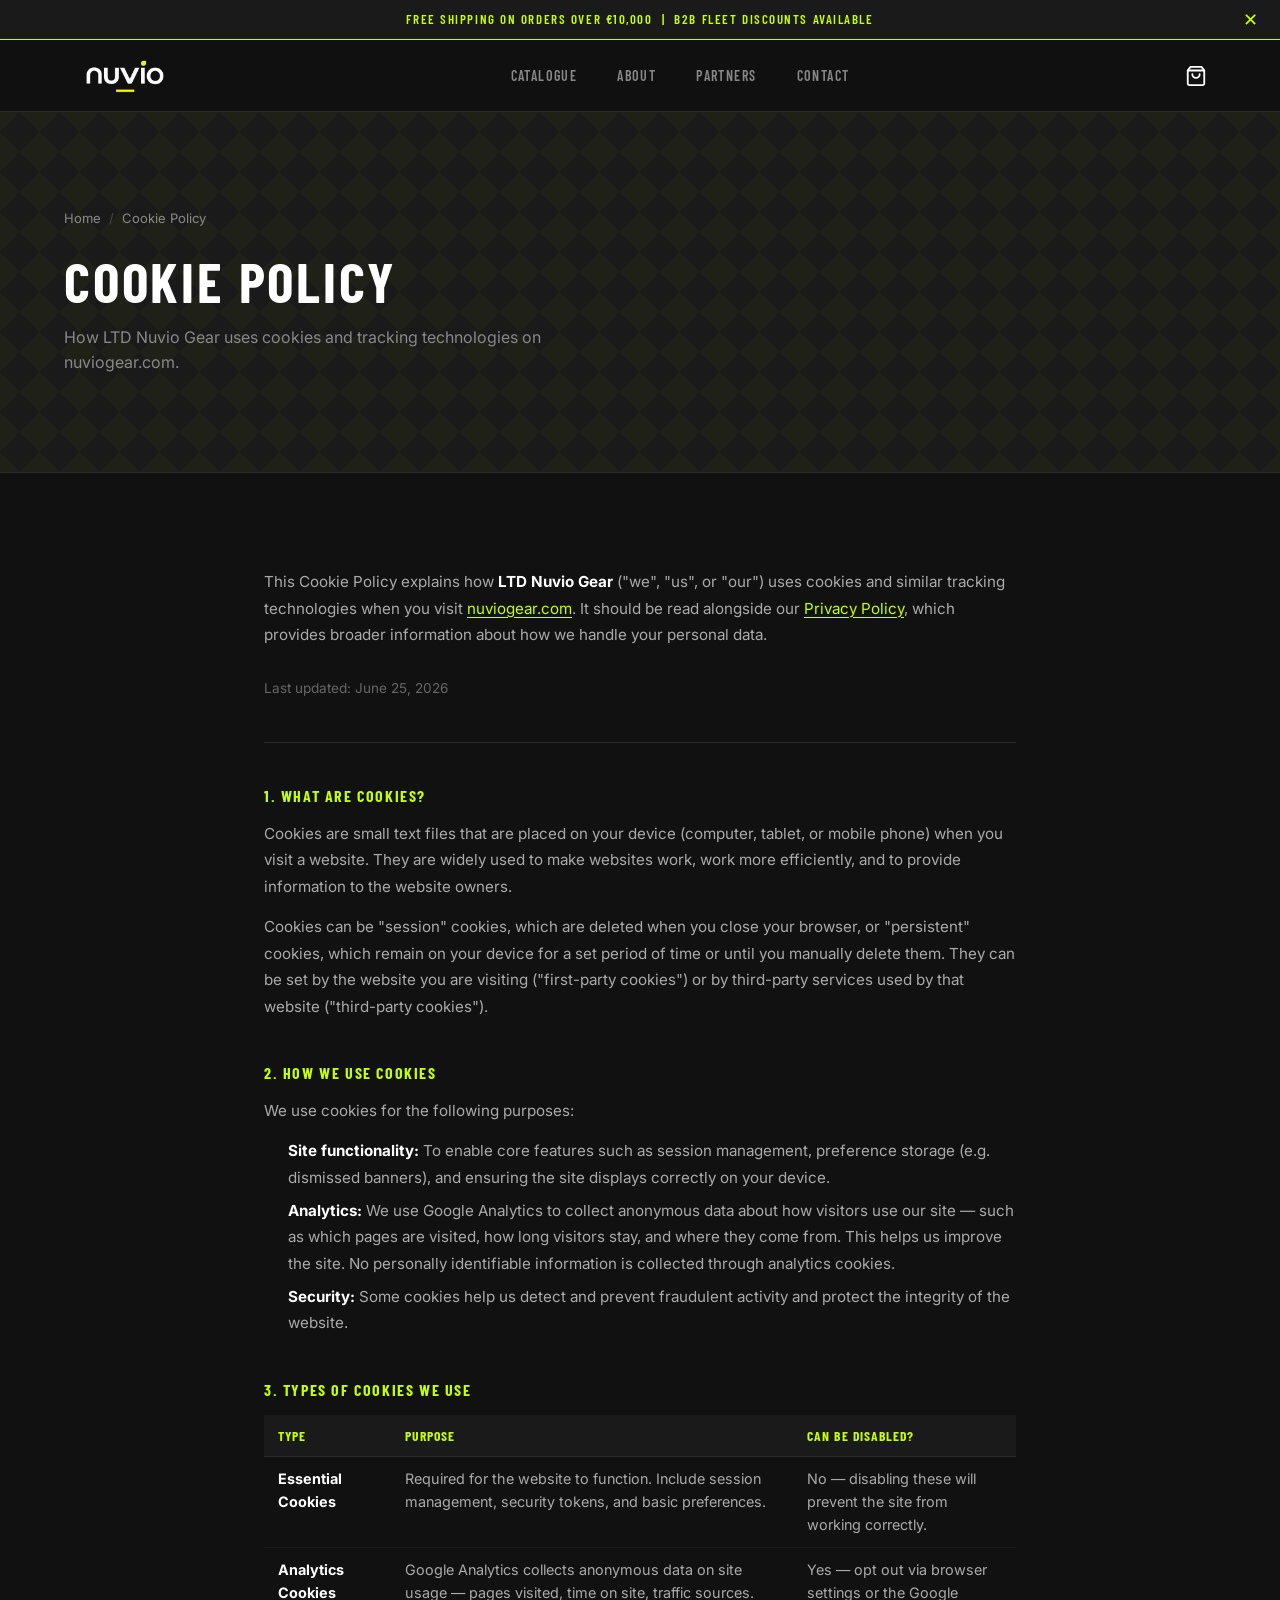
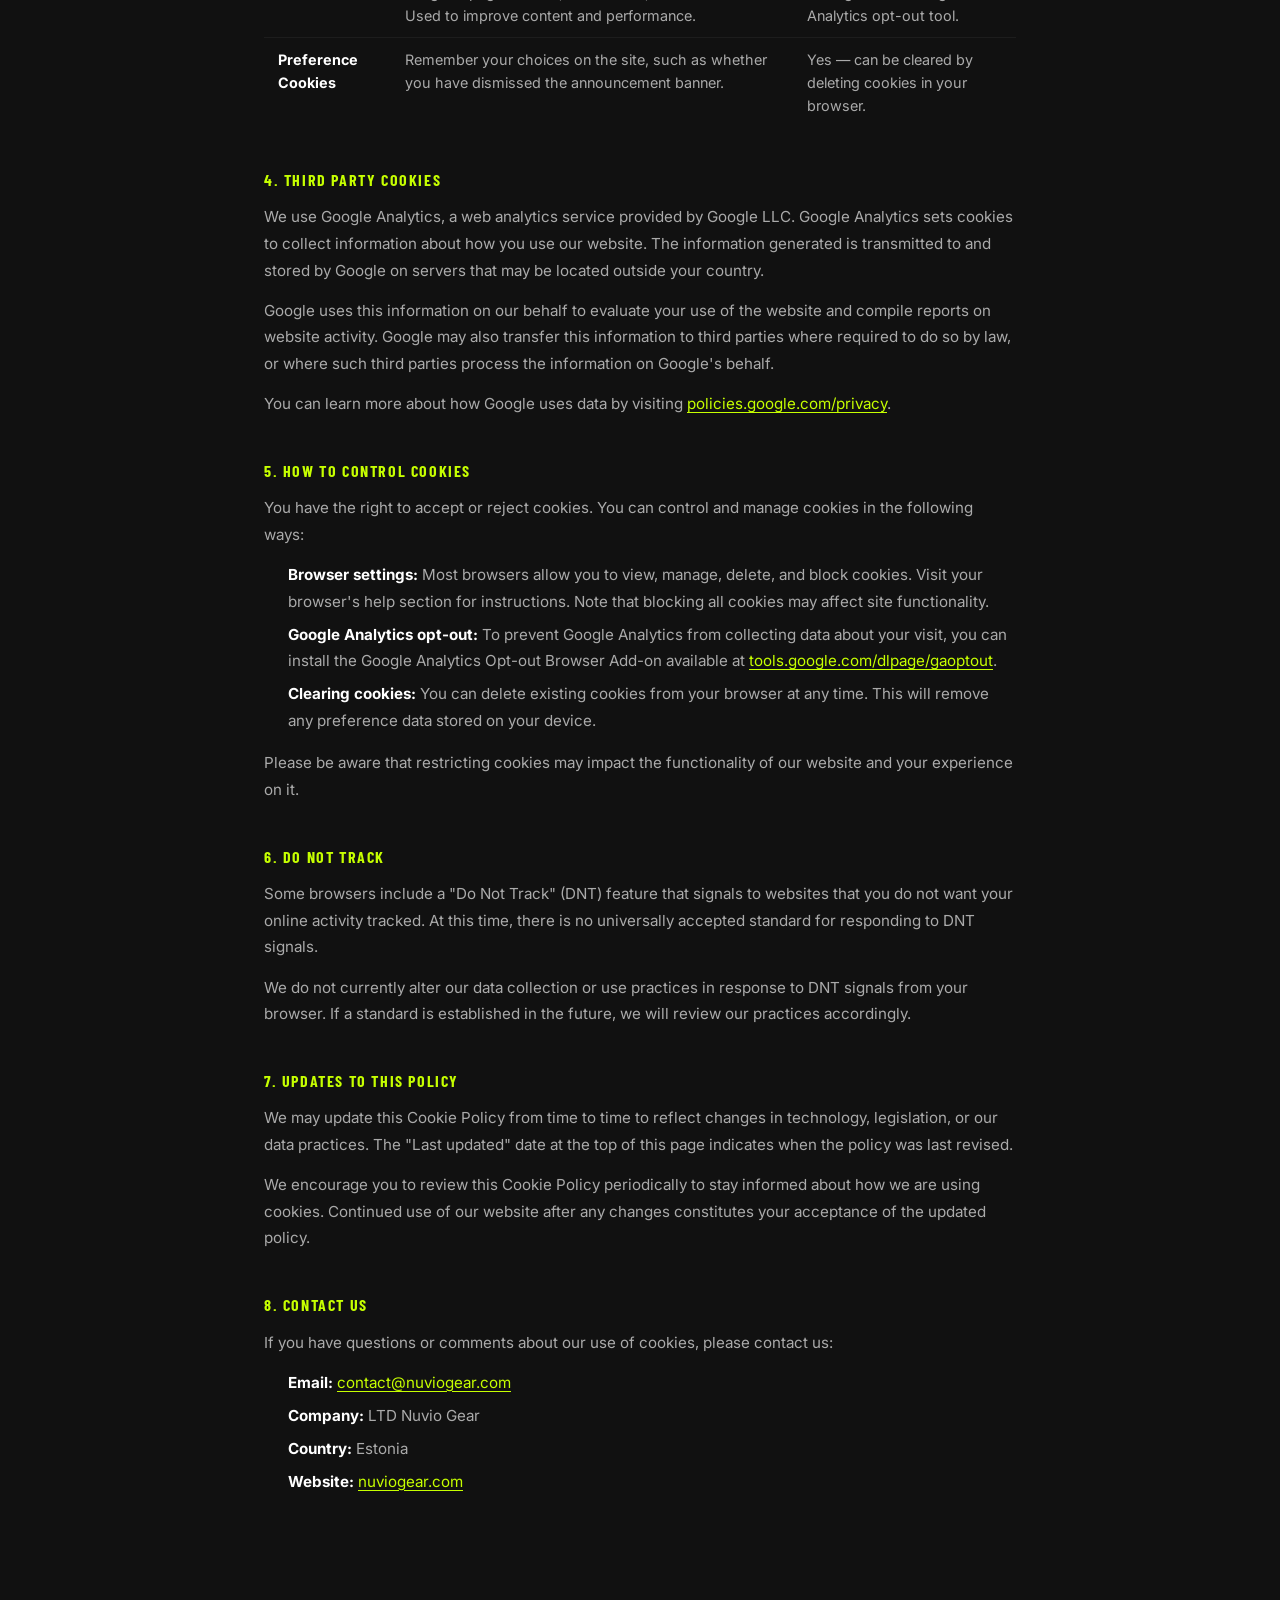
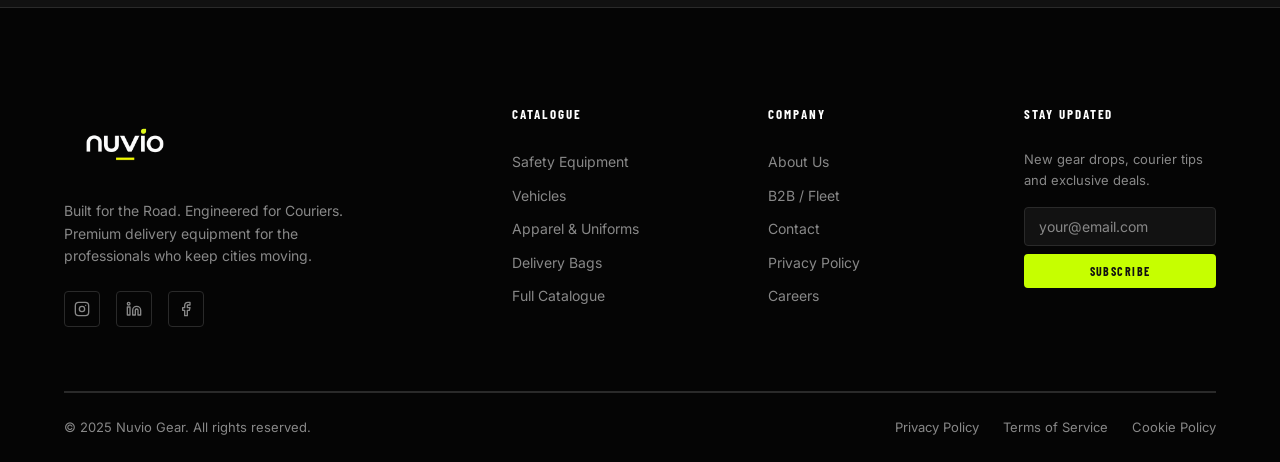
<file: cookies.html>
<!DOCTYPE html>
<html lang="en">
<head>
  <meta charset="UTF-8">
  <meta name="viewport" content="width=device-width, initial-scale=1.0">
  <meta name="description" content="Cookie Policy for LTD Nuvio Gear. Learn how we use cookies on nuviogear.com and how to control them.">
  <title>Cookie Policy — Nuvio Gear</title>

  <link rel="preconnect" href="https://fonts.googleapis.com">
  <link rel="preconnect" href="https://fonts.gstatic.com" crossorigin>
  <link href="https://fonts.googleapis.com/css2?family=Barlow+Condensed:wght@400;600;700;800&family=Inter:wght@400;500;600;700&display=swap" rel="stylesheet">

  <link rel="stylesheet" href="assets/css/main.css">
  <link rel="stylesheet" href="assets/css/components.css">
  <link rel="stylesheet" href="assets/css/responsive.css">

  <style>
    .legal-content {
      max-width: 800px;
      margin: 0 auto;
      padding: var(--space-3xl) var(--space-lg);
    }
    .legal-intro {
      color: #AAAAAA;
      font-size: 0.95rem;
      line-height: 1.75;
      margin-bottom: 0.5rem;
      padding-bottom: var(--space-xl);
      border-bottom: 1px solid var(--color-border);
    }
    .legal-last-updated {
      color: #666666;
      font-size: 0.85rem;
      margin-top: 0.5rem;
    }
    .legal-section-title {
      color: #C6FF00;
      font-family: 'Barlow Condensed', sans-serif;
      font-size: 1rem;
      font-weight: 700;
      letter-spacing: 0.1em;
      text-transform: uppercase;
      margin-top: 2.5rem;
      margin-bottom: 0.75rem;
    }
    .legal-content p {
      color: #AAAAAA;
      line-height: 1.75;
      margin-bottom: 0.85rem;
      font-size: 0.95rem;
    }
    .legal-content ul {
      color: #AAAAAA;
      font-size: 0.95rem;
      line-height: 1.75;
      padding-left: 1.5rem;
      margin-bottom: 1rem;
    }
    .legal-content ul li {
      margin-bottom: 0.4rem;
    }
    .legal-content a {
      color: #C6FF00;
      text-decoration: underline;
      text-underline-offset: 3px;
    }
    .legal-content a:hover {
      opacity: 0.75;
    }
    .cookie-table {
      width: 100%;
      border-collapse: collapse;
      margin-bottom: 1.25rem;
      font-size: 0.9rem;
    }
    .cookie-table th {
      text-align: left;
      padding: 10px 14px;
      background: var(--color-bg-card);
      color: #C6FF00;
      font-family: 'Barlow Condensed', sans-serif;
      font-size: 0.85rem;
      letter-spacing: 0.08em;
      text-transform: uppercase;
      border-bottom: 1px solid var(--color-border);
    }
    .cookie-table td {
      padding: 10px 14px;
      color: #AAAAAA;
      border-bottom: 1px solid rgba(255,255,255,0.05);
      vertical-align: top;
    }
    .cookie-table tr:last-child td {
      border-bottom: none;
    }
    @media (max-width: 767px) {
      .legal-content {
        padding: var(--space-xl) var(--space-md);
      }
      .cookie-table {
        display: block;
        overflow-x: auto;
      }
    }
  </style>
</head>
<body>

  <!-- Announcement Bar -->
  <div class="announcement-bar" role="banner" id="announce-bar">
    <p class="announcement-bar__text">
      FREE SHIPPING ON ORDERS OVER €10,000 &nbsp;|&nbsp; B2B Fleet Discounts Available
    </p>
    <button class="announcement-bar__close" aria-label="Dismiss announcement">✕</button>
  </div>

  <!-- Navigation -->
  <nav class="site-nav" role="navigation" aria-label="Main navigation">
    <div class="container nav-inner">

      <a href="index.html" class="nav-logo" aria-label="Nuvio Gear Home">
        <img src="assets/images/nuvio_white_transparent2.png" alt="Nuvio Gear" style="height: 80px; width: auto;">
      </a>

      <ul class="nav-links" role="list">
        <li class="nav-item">
          <a href="products.html" class="nav-link" aria-haspopup="true">Catalogue</a>
          <div class="mega-dropdown" role="region" aria-label="Catalogue categories">
            <a href="products.html?cat=safety-equipment" class="mega-dropdown-item">
              <svg class="mega-dropdown-icon" viewBox="0 0 40 40" fill="none" xmlns="http://www.w3.org/2000/svg" aria-hidden="true">
                <path d="M20 4L6 10v10c0 7 5.8 13.5 14 15.5 8.2-2 14-8.5 14-15.5V10L20 4z" stroke="currentColor" stroke-width="2"/>
                <path d="M14 20l4 4 8-8" stroke="currentColor" stroke-width="2.5" stroke-linecap="round" stroke-linejoin="round"/>
              </svg>
              <div>
                <div class="mega-dropdown-label">Safety Equipment</div>
                <div class="mega-dropdown-desc">Helmets, vests &amp; first aid</div>
              </div>
            </a>
            <a href="products.html?cat=communication" class="mega-dropdown-item">
              <svg class="mega-dropdown-icon" viewBox="0 0 40 40" fill="none" xmlns="http://www.w3.org/2000/svg" aria-hidden="true">
                <circle cx="20" cy="14" r="6" stroke="currentColor" stroke-width="2"/>
                <rect x="9" y="13" width="4" height="6" rx="2" stroke="currentColor" stroke-width="1.5"/>
                <rect x="27" y="13" width="4" height="6" rx="2" stroke="currentColor" stroke-width="1.5"/>
                <path d="M12 14 Q12 8 20 8 Q28 8 28 14" stroke="currentColor" stroke-width="1.5" fill="none"/>
              </svg>
              <div>
                <div class="mega-dropdown-label">Communication</div>
                <div class="mega-dropdown-desc">Intercoms &amp; headsets</div>
              </div>
            </a>
            <a href="products.html?cat=vehicles" class="mega-dropdown-item">
              <svg class="mega-dropdown-icon" viewBox="0 0 40 40" fill="none" xmlns="http://www.w3.org/2000/svg" aria-hidden="true">
                <circle cx="10" cy="28" r="5" stroke="currentColor" stroke-width="2"/>
                <circle cx="30" cy="28" r="5" stroke="currentColor" stroke-width="2"/>
                <path d="M10 28 L18 14 L24 14 L30 28" stroke="currentColor" stroke-width="2" stroke-linecap="round" stroke-linejoin="round"/>
                <line x1="18" y1="14" x2="10" y2="22" stroke="currentColor" stroke-width="1.5" stroke-linecap="round"/>
              </svg>
              <div>
                <div class="mega-dropdown-label">Vehicles</div>
                <div class="mega-dropdown-desc">E-bikes, scooters &amp; cargo</div>
              </div>
            </a>
            <a href="products.html?cat=apparel" class="mega-dropdown-item">
              <svg class="mega-dropdown-icon" viewBox="0 0 40 40" fill="none" xmlns="http://www.w3.org/2000/svg" aria-hidden="true">
                <path d="M14 6 L6 12 L10 14 L10 34 L30 34 L30 14 L34 12 L26 6 Q23 10 20 10 Q17 10 14 6Z" stroke="currentColor" stroke-width="2" fill="none" stroke-linejoin="round"/>
              </svg>
              <div>
                <div class="mega-dropdown-label">Apparel &amp; Uniforms</div>
                <div class="mega-dropdown-desc">Jackets, shirts &amp; pants</div>
              </div>
            </a>
            <a href="products.html?cat=delivery-bags" class="mega-dropdown-item">
              <svg class="mega-dropdown-icon" viewBox="0 0 40 40" fill="none" xmlns="http://www.w3.org/2000/svg" aria-hidden="true">
                <rect x="8" y="12" width="24" height="22" rx="4" stroke="currentColor" stroke-width="2"/>
                <path d="M13 12 L13 8 Q13 5 20 5 Q27 5 27 8 L27 12" stroke="currentColor" stroke-width="2" fill="none"/>
                <line x1="8" y1="20" x2="32" y2="20" stroke="currentColor" stroke-width="1.5"/>
              </svg>
              <div>
                <div class="mega-dropdown-label">Delivery Bags &amp; Storage</div>
                <div class="mega-dropdown-desc">Hard bags, pizza &amp; grocery</div>
              </div>
            </a>
            <a href="products.html?cat=mobile-tech" class="mega-dropdown-item">
              <svg class="mega-dropdown-icon" viewBox="0 0 40 40" fill="none" xmlns="http://www.w3.org/2000/svg" aria-hidden="true">
                <rect x="13" y="5" width="14" height="24" rx="3" stroke="currentColor" stroke-width="2"/>
                <circle cx="20" cy="25" r="2" stroke="currentColor" stroke-width="1.5"/>
                <line x1="16" y1="9" x2="24" y2="9" stroke="currentColor" stroke-width="1.5" stroke-linecap="round"/>
              </svg>
              <div>
                <div class="mega-dropdown-label">Mobile &amp; Tech</div>
                <div class="mega-dropdown-desc">Holders, cameras &amp; cases</div>
              </div>
            </a>
            <a href="products.html?cat=financial-security" class="mega-dropdown-item">
              <svg class="mega-dropdown-icon" viewBox="0 0 40 40" fill="none" xmlns="http://www.w3.org/2000/svg" aria-hidden="true">
                <rect x="6" y="12" width="28" height="20" rx="3" stroke="currentColor" stroke-width="2"/>
                <path d="M12 12 L12 9 Q12 6 20 6 Q28 6 28 9 L28 12" stroke="currentColor" stroke-width="2" fill="none"/>
                <circle cx="20" cy="22" r="4" stroke="currentColor" stroke-width="1.5"/>
              </svg>
              <div>
                <div class="mega-dropdown-label">Financial &amp; Security</div>
                <div class="mega-dropdown-desc">Cash bags &amp; wrist bags</div>
              </div>
            </a>
            <a href="products.html?cat=security-tracking" class="mega-dropdown-item">
              <svg class="mega-dropdown-icon" viewBox="0 0 40 40" fill="none" xmlns="http://www.w3.org/2000/svg" aria-hidden="true">
                <rect x="12" y="18" width="16" height="14" rx="3" stroke="currentColor" stroke-width="2"/>
                <path d="M15 18 L15 13 Q15 7 20 7 Q25 7 25 13 L25 18" stroke="currentColor" stroke-width="2" fill="none"/>
                <circle cx="20" cy="25" r="3" fill="currentColor" opacity="0.7"/>
              </svg>
              <div>
                <div class="mega-dropdown-label">Security &amp; Tracking</div>
                <div class="mega-dropdown-desc">Smart locks &amp; GPS</div>
              </div>
            </a>
            <a href="products.html?cat=charging" class="mega-dropdown-item">
              <svg class="mega-dropdown-icon" viewBox="0 0 40 40" fill="none" xmlns="http://www.w3.org/2000/svg" aria-hidden="true">
                <rect x="10" y="8" width="20" height="28" rx="3" stroke="currentColor" stroke-width="2"/>
                <path d="M22 18 L18 24 L22 24 L18 30" stroke="currentColor" stroke-width="2.5" stroke-linecap="round" stroke-linejoin="round"/>
              </svg>
              <div>
                <div class="mega-dropdown-label">Charging Solutions</div>
                <div class="mega-dropdown-desc">Fast chargers &amp; power banks</div>
              </div>
            </a>
            <a href="products.html?cat=delivery-boxes" class="mega-dropdown-item">
              <svg class="mega-dropdown-icon" viewBox="0 0 40 40" fill="none" xmlns="http://www.w3.org/2000/svg" aria-hidden="true">
                <rect x="6" y="14" width="28" height="20" rx="2" stroke="currentColor" stroke-width="2"/>
                <polyline points="6,20 20,8 34,20" stroke="currentColor" stroke-width="2" stroke-linejoin="round"/>
                <line x1="14" y1="34" x2="14" y2="22" stroke="currentColor" stroke-width="1.5"/>
                <line x1="26" y1="34" x2="26" y2="22" stroke="currentColor" stroke-width="1.5"/>
                <line x1="14" y1="22" x2="26" y2="22" stroke="currentColor" stroke-width="1.5"/>
              </svg>
              <div>
                <div class="mega-dropdown-label">Delivery Boxes</div>
                <div class="mega-dropdown-desc">Hard case &amp; rear rack boxes</div>
              </div>
            </a>
            <a href="products.html?cat=weather-protection" class="mega-dropdown-item">
              <svg class="mega-dropdown-icon" viewBox="0 0 40 40" fill="none" xmlns="http://www.w3.org/2000/svg" aria-hidden="true">
                <path d="M10 20 Q20 6 30 20 L30 32 Q20 36 10 32 Z" stroke="currentColor" stroke-width="2" fill="none"/>
                <line x1="14" y1="38" x2="14" y2="32" stroke="currentColor" stroke-width="2" stroke-linecap="round"/>
                <line x1="20" y1="38" x2="20" y2="32" stroke="currentColor" stroke-width="2" stroke-linecap="round"/>
                <line x1="26" y1="38" x2="26" y2="32" stroke="currentColor" stroke-width="2" stroke-linecap="round"/>
              </svg>
              <div>
                <div class="mega-dropdown-label">Weather Protection</div>
                <div class="mega-dropdown-desc">Raincoats &amp; waterproofs</div>
              </div>
            </a>
            <a href="products.html?cat=protective-gear" class="mega-dropdown-item">
              <svg class="mega-dropdown-icon" viewBox="0 0 40 40" fill="none" xmlns="http://www.w3.org/2000/svg" aria-hidden="true">
                <ellipse cx="15" cy="22" rx="6" ry="10" stroke="currentColor" stroke-width="2"/>
                <line x1="10" y1="18" x2="20" y2="18" stroke="currentColor" stroke-width="1.5"/>
                <line x1="10" y1="26" x2="20" y2="26" stroke="currentColor" stroke-width="1.5"/>
                <ellipse cx="28" cy="18" rx="5" ry="8" stroke="currentColor" stroke-width="2"/>
                <line x1="24" y1="15" x2="32" y2="15" stroke="currentColor" stroke-width="1.5"/>
                <line x1="24" y1="21" x2="32" y2="21" stroke="currentColor" stroke-width="1.5"/>
              </svg>
              <div>
                <div class="mega-dropdown-label">Protective Gear</div>
                <div class="mega-dropdown-desc">Knee &amp; elbow guards</div>
              </div>
            </a>
          </div>
        </li>
        <li><a href="about.html" class="nav-link">About</a></li>
        <li><a href="index.html#fleet" class="nav-link">Partners</a></li>
        <li><a href="contact.html" class="nav-link">Contact</a></li>
      </ul>

      <div class="nav-actions">
        <button class="cart-btn" aria-label="Open cart" aria-expanded="false">
          <svg width="22" height="22" viewBox="0 0 24 24" fill="none" stroke="currentColor" stroke-width="2" stroke-linecap="round" stroke-linejoin="round" aria-hidden="true">
            <path d="M6 2L3 6v14a2 2 0 002 2h14a2 2 0 002-2V6l-3-4z"/>
            <line x1="3" y1="6" x2="21" y2="6"/>
            <path d="M16 10a4 4 0 01-8 0"/>
          </svg>
          <span class="cart-badge" aria-live="polite" aria-atomic="true">0</span>
        </button>
        <button class="hamburger" aria-label="Toggle menu" aria-expanded="false" aria-controls="mobile-nav">
          <span class="hamburger-line"></span>
          <span class="hamburger-line"></span>
          <span class="hamburger-line"></span>
        </button>
      </div>
    </div>
  </nav>

  <!-- Mobile navigation overlay -->
  <div class="mobile-nav" id="mobile-nav" role="dialog" aria-label="Mobile navigation" aria-modal="true">
    <ul class="mobile-nav-links" role="list">
      <li>
        <a href="products.html" class="mobile-nav-link" data-sub-toggle="mobile-shop-sub-cookies" aria-expanded="false">
          Catalogue
        </a>
        <div class="mobile-nav-sub" id="mobile-shop-sub-cookies" style="display:none">
          <a href="products.html?cat=safety-equipment">Safety Equipment</a>
          <a href="products.html?cat=communication">Communication Equipment</a>
          <a href="products.html?cat=vehicles">Vehicles</a>
          <a href="products.html?cat=apparel">Apparel &amp; Uniforms</a>
          <a href="products.html?cat=delivery-bags">Delivery Bags &amp; Storage</a>
          <a href="products.html?cat=mobile-tech">Mobile &amp; Tech Accessories</a>
          <a href="products.html?cat=financial-security">Financial &amp; Security</a>
          <a href="products.html?cat=security-tracking">Security &amp; Tracking</a>
          <a href="products.html?cat=charging">Charging Solutions</a>
          <a href="products.html?cat=delivery-boxes">Delivery Boxes</a>
          <a href="products.html?cat=weather-protection">Weather Protection</a>
          <a href="products.html?cat=protective-gear">Protective Gear</a>
        </div>
      </li>
      <li><a href="about.html" class="mobile-nav-link">About</a></li>
      <li><a href="index.html#fleet" class="mobile-nav-link">Partners</a></li>
      <li><a href="contact.html" class="mobile-nav-link">Contact</a></li>
    </ul>
  </div>

  <!-- Cart Drawer -->
  <div class="cart-overlay" aria-hidden="true" id="cart-overlay"></div>
  <aside class="cart-drawer" id="cart-drawer" role="dialog" aria-label="Shopping cart" aria-modal="true">
    <div class="cart-header">
      <div>
        <h2 class="cart-title">Your Cart</h2>
        <span class="cart-count">(0 items)</span>
      </div>
      <button class="cart-close" aria-label="Close cart">✕</button>
    </div>
    <div class="cart-items" id="cart-items">
      <div class="cart-empty">
        <svg class="cart-empty-icon" viewBox="0 0 64 64" fill="none" xmlns="http://www.w3.org/2000/svg" aria-hidden="true">
          <path d="M12 16h40l-4 24H16L12 16z" stroke="currentColor" stroke-width="2" stroke-linejoin="round"/>
          <circle cx="22" cy="52" r="3" stroke="currentColor" stroke-width="2"/>
          <circle cx="42" cy="52" r="3" stroke="currentColor" stroke-width="2"/>
          <path d="M8 8h4l4 8" stroke="currentColor" stroke-width="2" stroke-linecap="round"/>
        </svg>
        <p>Your cart is empty</p>
        <a href="products.html" class="btn btn-outline-accent btn-sm">Shop Now</a>
      </div>
    </div>
    <div class="cart-footer">
      <div class="cart-subtotal">
        <span>Subtotal</span>
        <span class="cart-subtotal-amount">€0.00</span>
      </div>
      <div class="cart-total">
        <span>Total</span>
        <span class="cart-total-amount">€0.00</span>
      </div>
      <button class="btn btn-primary btn-full btn-checkout" disabled>Checkout</button>
      <p class="cart-shipping-note">Free shipping on orders over €50 across the EU</p>
    </div>
  </aside>

  <main id="main-content">

    <!-- Page Hero -->
    <section class="page-hero" aria-label="Cookie Policy header">
      <div class="container page-hero-content">
        <nav class="breadcrumb" aria-label="Breadcrumb">
          <a href="index.html">Home</a>
          <span class="breadcrumb-sep" aria-hidden="true">/</span>
          <span aria-current="page">Cookie Policy</span>
        </nav>
        <h1 class="section-title">Cookie Policy</h1>
        <p class="section-subtitle">How LTD Nuvio Gear uses cookies and tracking technologies on nuviogear.com.</p>
      </div>
    </section>

    <!-- Cookie Content -->
    <section aria-label="Cookie Policy content" style="background: var(--color-bg);">
      <div class="legal-content">

        <p class="legal-intro">
          This Cookie Policy explains how <strong style="color:#ffffff;">LTD Nuvio Gear</strong> ("we", "us", or "our") uses cookies and similar tracking technologies when you visit <a href="https://nuviogear.com">nuviogear.com</a>. It should be read alongside our <a href="privacy.html">Privacy Policy</a>, which provides broader information about how we handle your personal data.
          <br><br>
          <span class="legal-last-updated">Last updated: June 25, 2026</span>
        </p>

        <!-- 1 -->
        <h2 class="legal-section-title">1. What are cookies?</h2>
        <p>Cookies are small text files that are placed on your device (computer, tablet, or mobile phone) when you visit a website. They are widely used to make websites work, work more efficiently, and to provide information to the website owners.</p>
        <p>Cookies can be "session" cookies, which are deleted when you close your browser, or "persistent" cookies, which remain on your device for a set period of time or until you manually delete them. They can be set by the website you are visiting ("first-party cookies") or by third-party services used by that website ("third-party cookies").</p>

        <!-- 2 -->
        <h2 class="legal-section-title">2. How we use cookies</h2>
        <p>We use cookies for the following purposes:</p>
        <ul>
          <li><strong style="color:#ffffff;">Site functionality:</strong> To enable core features such as session management, preference storage (e.g. dismissed banners), and ensuring the site displays correctly on your device.</li>
          <li><strong style="color:#ffffff;">Analytics:</strong> We use Google Analytics to collect anonymous data about how visitors use our site — such as which pages are visited, how long visitors stay, and where they come from. This helps us improve the site. No personally identifiable information is collected through analytics cookies.</li>
          <li><strong style="color:#ffffff;">Security:</strong> Some cookies help us detect and prevent fraudulent activity and protect the integrity of the website.</li>
        </ul>

        <!-- 3 -->
        <h2 class="legal-section-title">3. Types of cookies we use</h2>
        <table class="cookie-table" aria-label="Cookie types used on nuviogear.com">
          <thead>
            <tr>
              <th>Type</th>
              <th>Purpose</th>
              <th>Can be disabled?</th>
            </tr>
          </thead>
          <tbody>
            <tr>
              <td><strong style="color:#ffffff;">Essential Cookies</strong></td>
              <td>Required for the website to function. Include session management, security tokens, and basic preferences.</td>
              <td>No — disabling these will prevent the site from working correctly.</td>
            </tr>
            <tr>
              <td><strong style="color:#ffffff;">Analytics Cookies</strong></td>
              <td>Google Analytics collects anonymous data on site usage — pages visited, time on site, traffic sources. Used to improve content and performance.</td>
              <td>Yes — opt out via browser settings or the Google Analytics opt-out tool.</td>
            </tr>
            <tr>
              <td><strong style="color:#ffffff;">Preference Cookies</strong></td>
              <td>Remember your choices on the site, such as whether you have dismissed the announcement banner.</td>
              <td>Yes — can be cleared by deleting cookies in your browser.</td>
            </tr>
          </tbody>
        </table>

        <!-- 4 -->
        <h2 class="legal-section-title">4. Third party cookies</h2>
        <p>We use Google Analytics, a web analytics service provided by Google LLC. Google Analytics sets cookies to collect information about how you use our website. The information generated is transmitted to and stored by Google on servers that may be located outside your country.</p>
        <p>Google uses this information on our behalf to evaluate your use of the website and compile reports on website activity. Google may also transfer this information to third parties where required to do so by law, or where such third parties process the information on Google's behalf.</p>
        <p>You can learn more about how Google uses data by visiting <a href="https://policies.google.com/privacy" target="_blank" rel="noopener noreferrer">policies.google.com/privacy</a>.</p>

        <!-- 5 -->
        <h2 class="legal-section-title">5. How to control cookies</h2>
        <p>You have the right to accept or reject cookies. You can control and manage cookies in the following ways:</p>
        <ul>
          <li><strong style="color:#ffffff;">Browser settings:</strong> Most browsers allow you to view, manage, delete, and block cookies. Visit your browser's help section for instructions. Note that blocking all cookies may affect site functionality.</li>
          <li><strong style="color:#ffffff;">Google Analytics opt-out:</strong> To prevent Google Analytics from collecting data about your visit, you can install the Google Analytics Opt-out Browser Add-on available at <a href="https://tools.google.com/dlpage/gaoptout" target="_blank" rel="noopener noreferrer">tools.google.com/dlpage/gaoptout</a>.</li>
          <li><strong style="color:#ffffff;">Clearing cookies:</strong> You can delete existing cookies from your browser at any time. This will remove any preference data stored on your device.</li>
        </ul>
        <p>Please be aware that restricting cookies may impact the functionality of our website and your experience on it.</p>

        <!-- 6 -->
        <h2 class="legal-section-title">6. Do not track</h2>
        <p>Some browsers include a "Do Not Track" (DNT) feature that signals to websites that you do not want your online activity tracked. At this time, there is no universally accepted standard for responding to DNT signals.</p>
        <p>We do not currently alter our data collection or use practices in response to DNT signals from your browser. If a standard is established in the future, we will review our practices accordingly.</p>

        <!-- 7 -->
        <h2 class="legal-section-title">7. Updates to this policy</h2>
        <p>We may update this Cookie Policy from time to time to reflect changes in technology, legislation, or our data practices. The "Last updated" date at the top of this page indicates when the policy was last revised.</p>
        <p>We encourage you to review this Cookie Policy periodically to stay informed about how we are using cookies. Continued use of our website after any changes constitutes your acceptance of the updated policy.</p>

        <!-- 8 -->
        <h2 class="legal-section-title">8. Contact us</h2>
        <p>If you have questions or comments about our use of cookies, please contact us:</p>
        <ul>
          <li><strong style="color:#ffffff;">Email:</strong> <a href="mailto:contact@nuviogear.com">contact@nuviogear.com</a></li>
          <li><strong style="color:#ffffff;">Company:</strong> LTD Nuvio Gear</li>
          <li><strong style="color:#ffffff;">Country:</strong> Estonia</li>
          <li><strong style="color:#ffffff;">Website:</strong> <a href="https://nuviogear.com">nuviogear.com</a></li>
        </ul>

      </div>
    </section>

  </main>

  <!-- Footer -->
  <footer class="site-footer" role="contentinfo">
    <div class="container">
      <div class="footer-grid">

        <div class="footer-brand">
          <a href="index.html" class="nav-logo" aria-label="Nuvio Gear Home">
            <img src="assets/images/nuvio_white_transparent2.png" alt="Nuvio Gear" style="height: 80px; width: auto;">
          </a>
          <p class="footer-tagline">
            Built for the Road. Engineered for Couriers. Premium delivery equipment for the professionals who keep cities moving.
          </p>
          <div class="footer-social" aria-label="Social media links">
            <a href="#" class="social-link" aria-label="Follow Nuvio Gear on Instagram" rel="noopener">
              <svg width="16" height="16" viewBox="0 0 24 24" fill="none" stroke="currentColor" stroke-width="2" stroke-linecap="round" stroke-linejoin="round" aria-hidden="true">
                <rect x="2" y="2" width="20" height="20" rx="5"/>
                <circle cx="12" cy="12" r="4"/>
                <circle cx="17.5" cy="6.5" r="1" fill="currentColor" stroke="none"/>
              </svg>
            </a>
            <a href="#" class="social-link" aria-label="Follow Nuvio Gear on LinkedIn" rel="noopener">
              <svg width="16" height="16" viewBox="0 0 24 24" fill="none" stroke="currentColor" stroke-width="2" stroke-linecap="round" stroke-linejoin="round" aria-hidden="true">
                <path d="M16 8a6 6 0 016 6v7h-4v-7a2 2 0 00-2-2 2 2 0 00-2 2v7h-4v-7a6 6 0 016-6z"/>
                <rect x="2" y="9" width="4" height="12"/>
                <circle cx="4" cy="4" r="2"/>
              </svg>
            </a>
            <a href="#" class="social-link" aria-label="Follow Nuvio Gear on Facebook" rel="noopener">
              <svg width="16" height="16" viewBox="0 0 24 24" fill="none" stroke="currentColor" stroke-width="2" stroke-linecap="round" stroke-linejoin="round" aria-hidden="true">
                <path d="M18 2h-3a5 5 0 00-5 5v3H7v4h3v8h4v-8h3l1-4h-4V7a1 1 0 011-1h3z"/>
              </svg>
            </a>
          </div>
        </div>

        <div>
          <h3 class="footer-col-title">Catalogue</h3>
          <ul class="footer-links" role="list">
            <li><a href="products.html?cat=safety-equipment" class="footer-link">Safety Equipment</a></li>
            <li><a href="products.html?cat=vehicles" class="footer-link">Vehicles</a></li>
            <li><a href="products.html?cat=apparel" class="footer-link">Apparel &amp; Uniforms</a></li>
            <li><a href="products.html?cat=delivery-bags" class="footer-link">Delivery Bags</a></li>
            <li><a href="products.html" class="footer-link">Full Catalogue</a></li>
          </ul>
        </div>

        <div>
          <h3 class="footer-col-title">Company</h3>
          <ul class="footer-links" role="list">
            <li><a href="about.html" class="footer-link">About Us</a></li>
            <li><a href="index.html#fleet" class="footer-link">B2B / Fleet</a></li>
            <li><a href="contact.html" class="footer-link">Contact</a></li>
            <li><a href="privacy.html" class="footer-link">Privacy Policy</a></li>
            <li><a href="#" class="footer-link">Careers</a></li>
          </ul>
        </div>

        <div>
          <h3 class="footer-col-title">Stay Updated</h3>
          <p style="font-size:13px; color: var(--color-text-muted); margin-bottom: var(--space-md);">
            New gear drops, courier tips and exclusive deals.
          </p>
          <form class="newsletter-form" action="#" method="post" aria-label="Newsletter signup">
            <input type="email" class="newsletter-input" placeholder="your@email.com" aria-label="Email address" required>
            <button type="submit" class="btn btn-primary btn-sm" style="width:100%">Subscribe</button>
          </form>
        </div>

      </div>

      <hr class="divider">

      <div class="footer-bottom">
        <p class="footer-copy">© 2025 Nuvio Gear. All rights reserved.</p>
        <nav class="footer-legal" aria-label="Legal links">
          <a href="privacy.html">Privacy Policy</a>
          <a href="terms.html">Terms of Service</a>
          <a href="cookies.html">Cookie Policy</a>
        </nav>
      </div>

    </div>
  </footer>

  <script src="assets/js/nav.js"></script>
  <script src="assets/js/cart.js"></script>
  <script src="assets/js/main.js"></script>
</body>
</html>
</file>
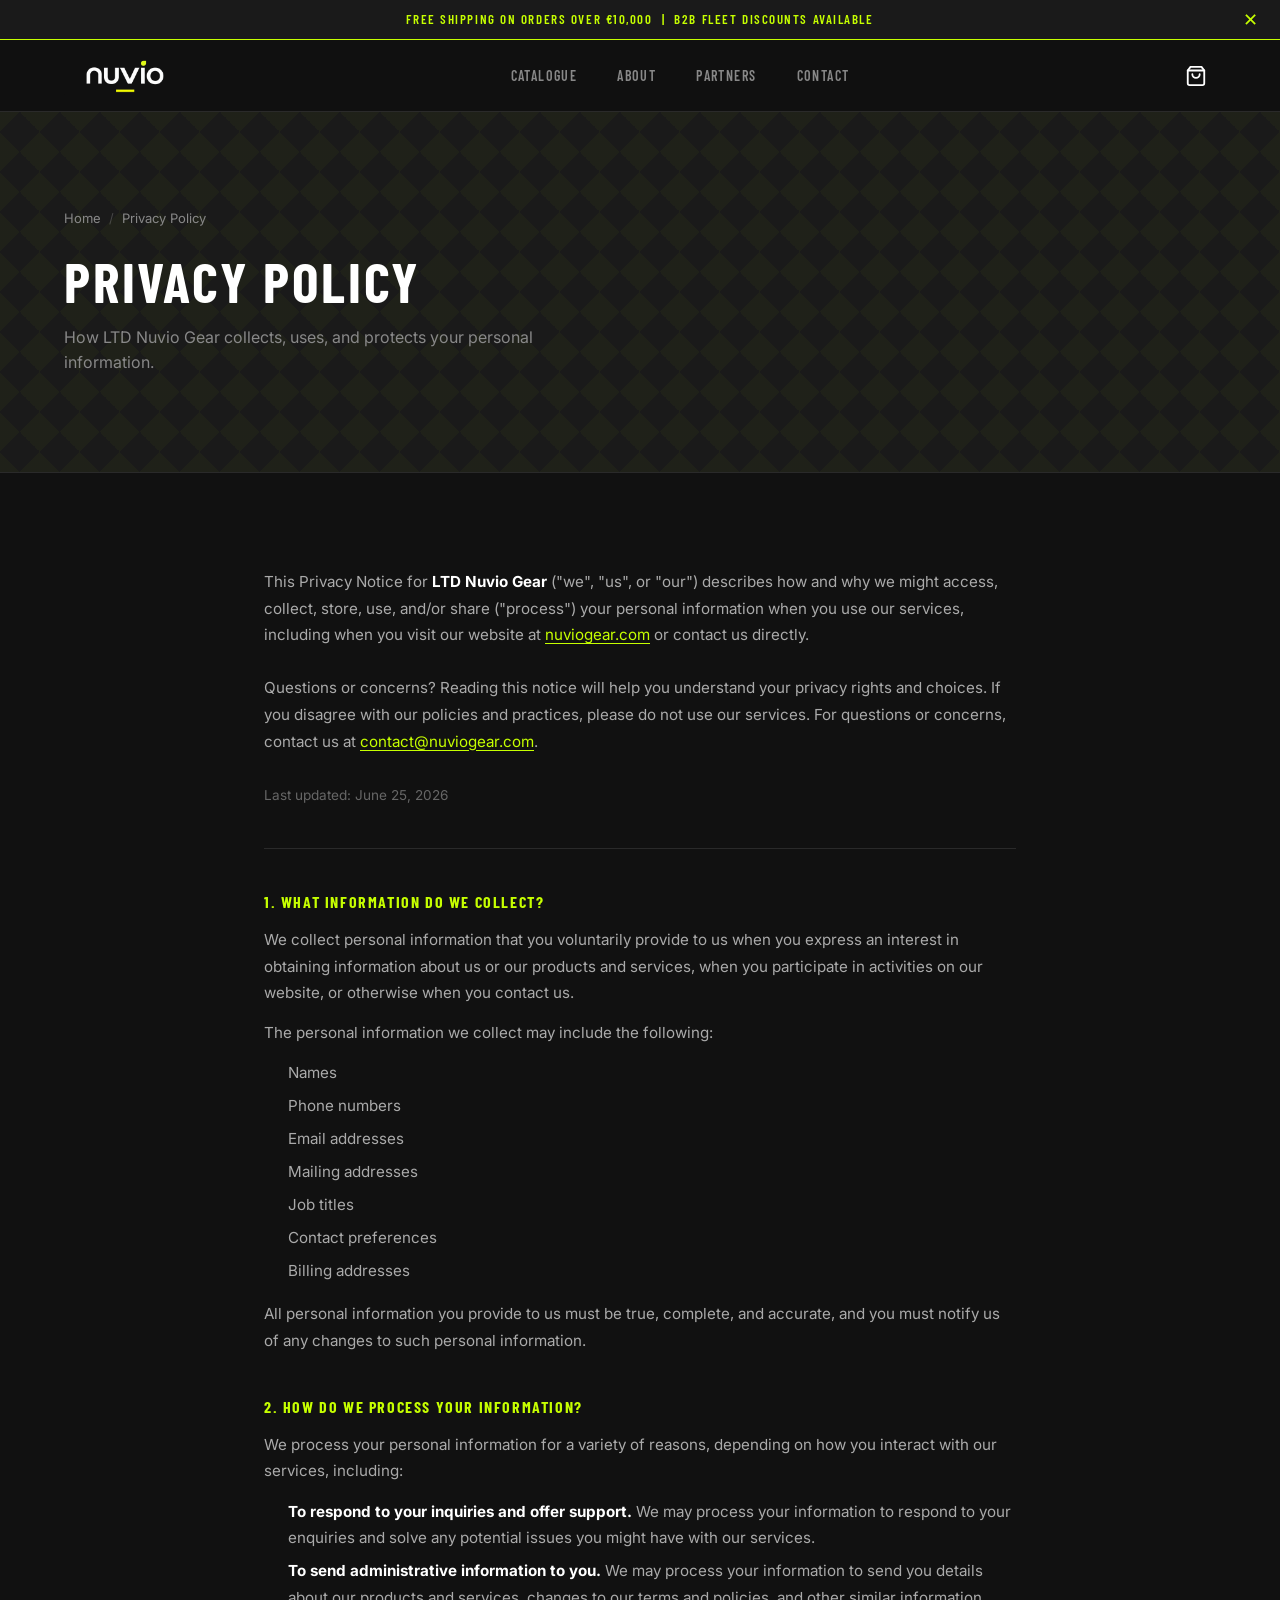
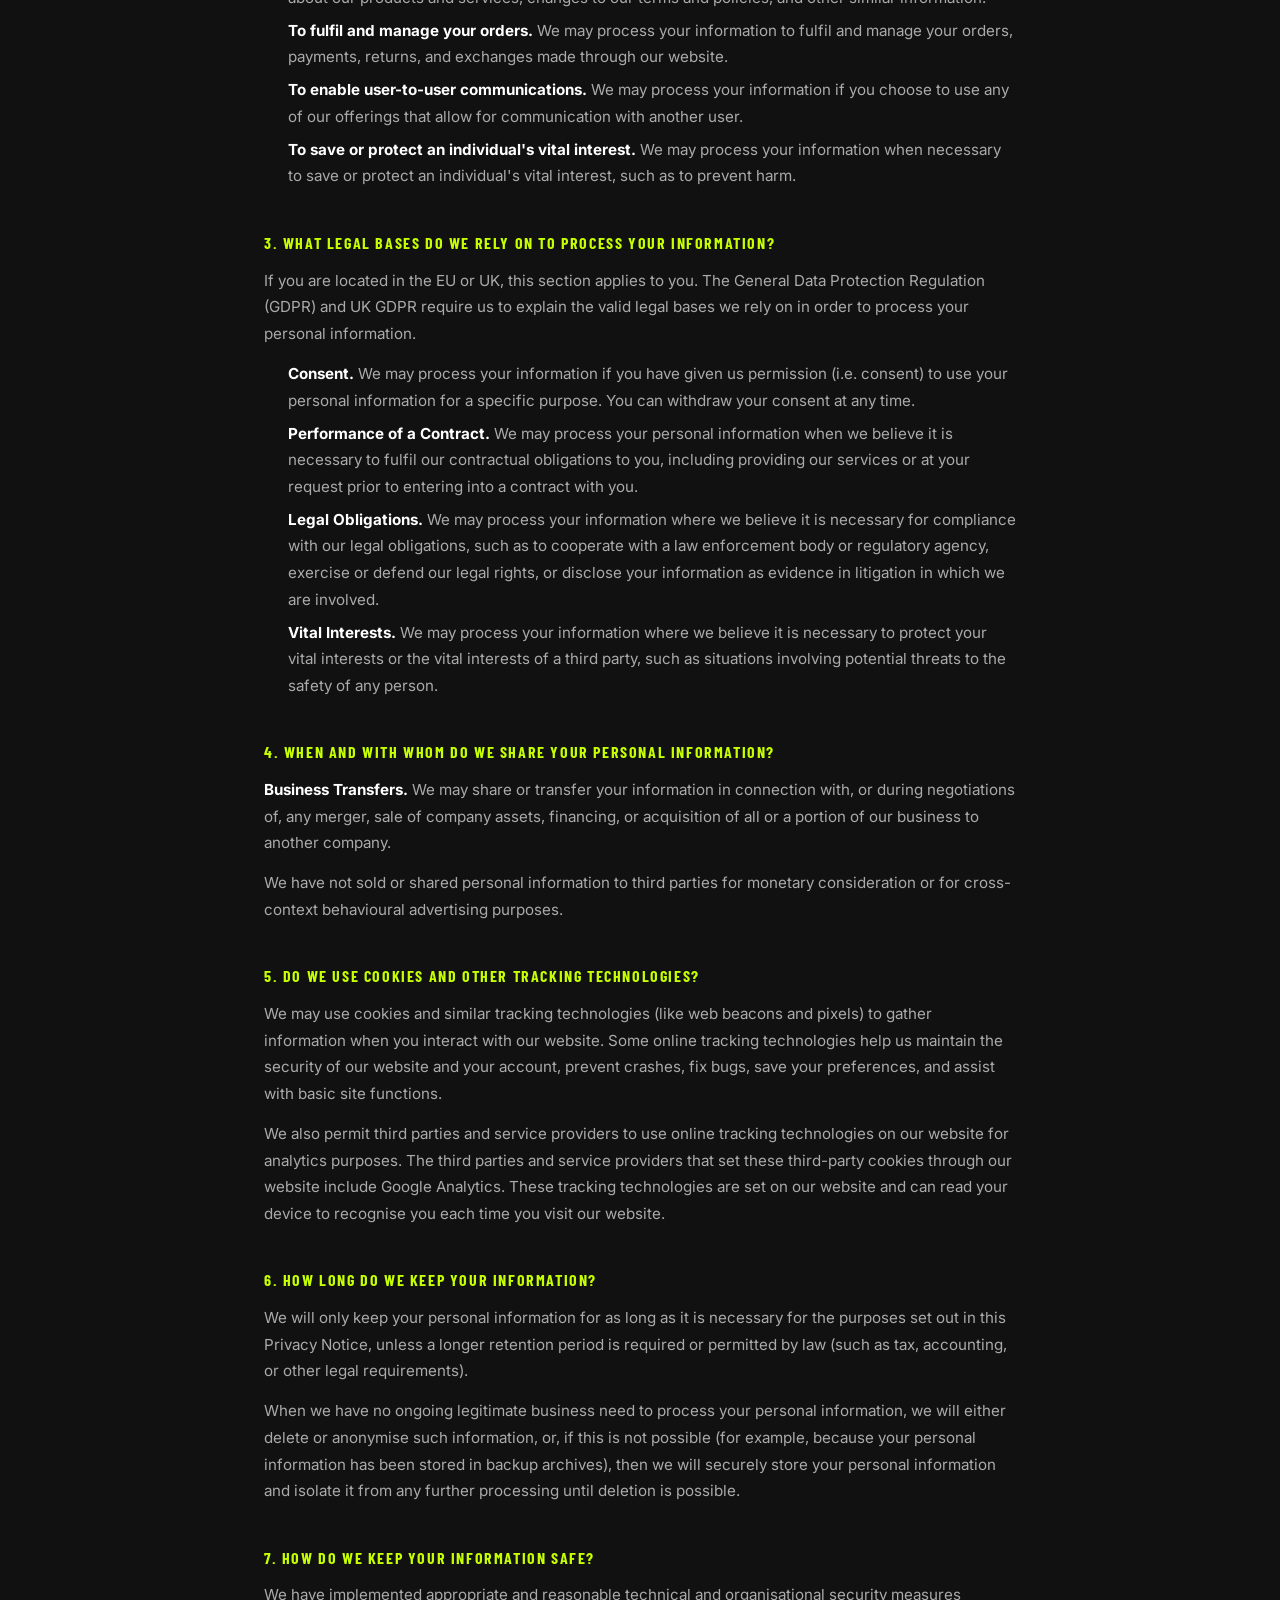
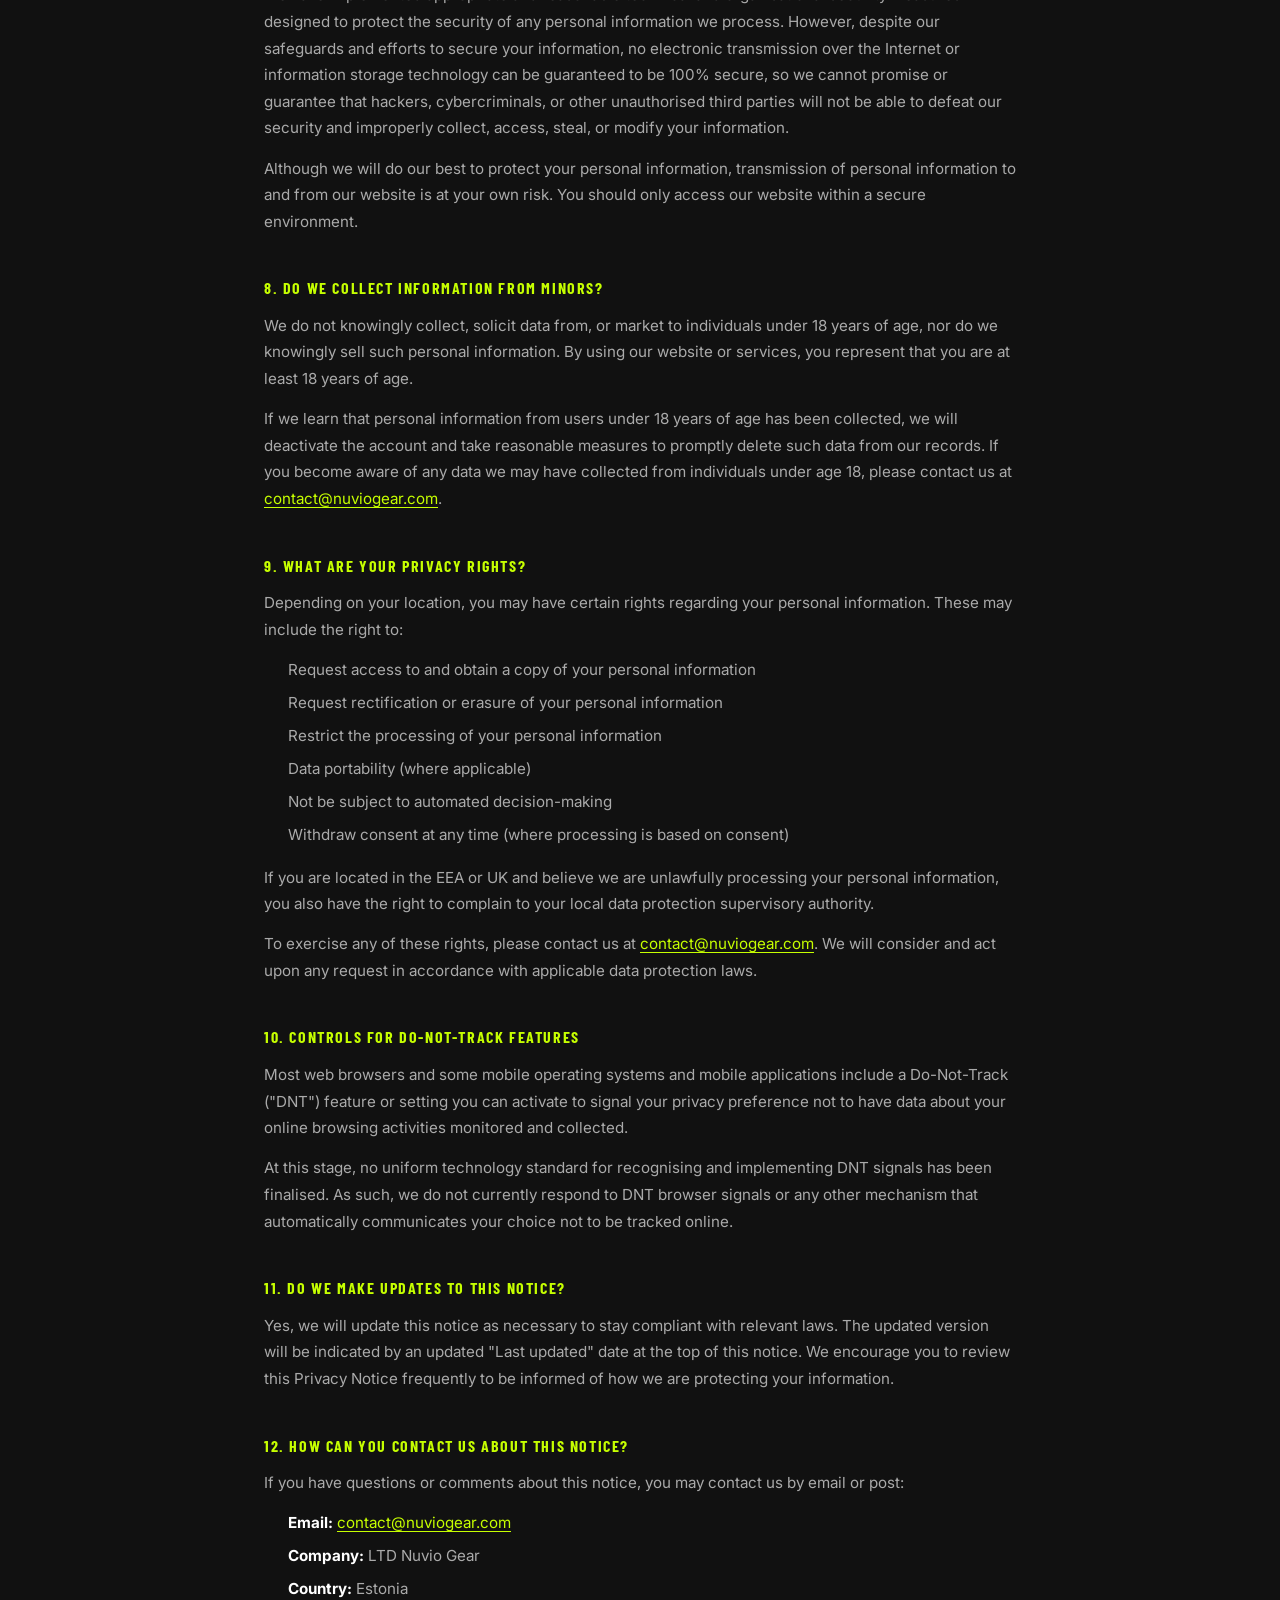
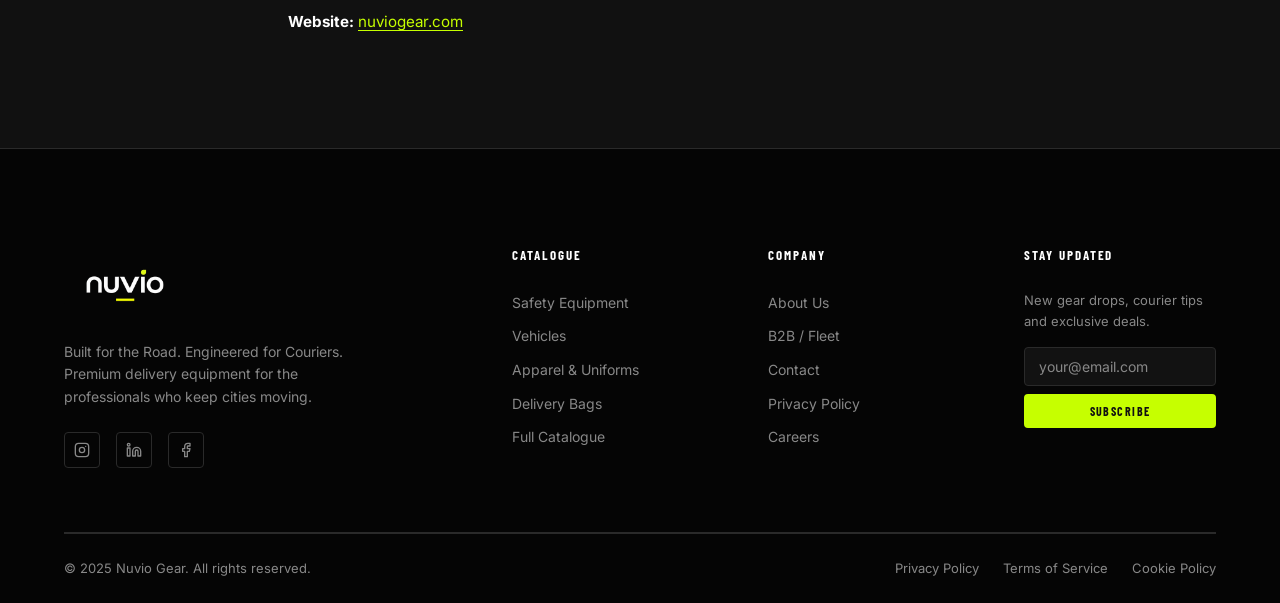
<file: privacy.html>
<!DOCTYPE html>
<html lang="en">
<head>
  <meta charset="UTF-8">
  <meta name="viewport" content="width=device-width, initial-scale=1.0">
  <meta name="description" content="Privacy Policy for LTD Nuvio Gear. Learn how we collect, use and protect your personal information.">
  <title>Privacy Policy — Nuvio Gear</title>

  <link rel="preconnect" href="https://fonts.googleapis.com">
  <link rel="preconnect" href="https://fonts.gstatic.com" crossorigin>
  <link href="https://fonts.googleapis.com/css2?family=Barlow+Condensed:wght@400;600;700;800&family=Inter:wght@400;500;600;700&display=swap" rel="stylesheet">

  <link rel="stylesheet" href="assets/css/main.css">
  <link rel="stylesheet" href="assets/css/components.css">
  <link rel="stylesheet" href="assets/css/responsive.css">

  <style>
    .privacy-content {
      max-width: 800px;
      margin: 0 auto;
      padding: var(--space-3xl) var(--space-lg);
    }
    .privacy-intro {
      color: #AAAAAA;
      font-size: 0.95rem;
      line-height: 1.75;
      margin-bottom: 0.5rem;
      padding-bottom: var(--space-xl);
      border-bottom: 1px solid var(--color-border);
    }
    .privacy-last-updated {
      color: #666666;
      font-size: 0.85rem;
      margin-top: 0.5rem;
    }
    .privacy-section-title {
      color: #C6FF00;
      font-family: 'Barlow Condensed', sans-serif;
      font-size: 1rem;
      font-weight: 700;
      letter-spacing: 0.1em;
      text-transform: uppercase;
      margin-top: 2.5rem;
      margin-bottom: 0.75rem;
    }
    .privacy-content p {
      color: #AAAAAA;
      line-height: 1.75;
      margin-bottom: 0.85rem;
      font-size: 0.95rem;
    }
    .privacy-content ul {
      color: #AAAAAA;
      font-size: 0.95rem;
      line-height: 1.75;
      padding-left: 1.5rem;
      margin-bottom: 1rem;
    }
    .privacy-content ul li {
      margin-bottom: 0.4rem;
    }
    .privacy-content a {
      color: #C6FF00;
      text-decoration: underline;
      text-underline-offset: 3px;
    }
    .privacy-content a:hover {
      opacity: 0.75;
    }
    @media (max-width: 767px) {
      .privacy-content {
        padding: var(--space-xl) var(--space-md);
      }
    }
  </style>
</head>
<body>

  <!-- Announcement Bar -->
  <div class="announcement-bar" role="banner" id="announce-bar">
    <p class="announcement-bar__text">
      FREE SHIPPING ON ORDERS OVER €10,000 &nbsp;|&nbsp; B2B Fleet Discounts Available
    </p>
    <button class="announcement-bar__close" aria-label="Dismiss announcement">✕</button>
  </div>

  <!-- Navigation -->
  <nav class="site-nav" role="navigation" aria-label="Main navigation">
    <div class="container nav-inner">

      <a href="index.html" class="nav-logo" aria-label="Nuvio Gear Home">
        <img src="assets/images/nuvio_white_transparent2.png" alt="Nuvio Gear" style="height: 80px; width: auto;">
      </a>

      <ul class="nav-links" role="list">
        <li class="nav-item">
          <a href="products.html" class="nav-link" aria-haspopup="true">Catalogue</a>
          <div class="mega-dropdown" role="region" aria-label="Catalogue categories">
            <a href="products.html?cat=safety-equipment" class="mega-dropdown-item">
              <svg class="mega-dropdown-icon" viewBox="0 0 40 40" fill="none" xmlns="http://www.w3.org/2000/svg" aria-hidden="true">
                <path d="M20 4L6 10v10c0 7 5.8 13.5 14 15.5 8.2-2 14-8.5 14-15.5V10L20 4z" stroke="currentColor" stroke-width="2"/>
                <path d="M14 20l4 4 8-8" stroke="currentColor" stroke-width="2.5" stroke-linecap="round" stroke-linejoin="round"/>
              </svg>
              <div>
                <div class="mega-dropdown-label">Safety Equipment</div>
                <div class="mega-dropdown-desc">Helmets, vests &amp; first aid</div>
              </div>
            </a>
            <a href="products.html?cat=communication" class="mega-dropdown-item">
              <svg class="mega-dropdown-icon" viewBox="0 0 40 40" fill="none" xmlns="http://www.w3.org/2000/svg" aria-hidden="true">
                <circle cx="20" cy="14" r="6" stroke="currentColor" stroke-width="2"/>
                <rect x="9" y="13" width="4" height="6" rx="2" stroke="currentColor" stroke-width="1.5"/>
                <rect x="27" y="13" width="4" height="6" rx="2" stroke="currentColor" stroke-width="1.5"/>
                <path d="M12 14 Q12 8 20 8 Q28 8 28 14" stroke="currentColor" stroke-width="1.5" fill="none"/>
              </svg>
              <div>
                <div class="mega-dropdown-label">Communication</div>
                <div class="mega-dropdown-desc">Intercoms &amp; headsets</div>
              </div>
            </a>
            <a href="products.html?cat=vehicles" class="mega-dropdown-item">
              <svg class="mega-dropdown-icon" viewBox="0 0 40 40" fill="none" xmlns="http://www.w3.org/2000/svg" aria-hidden="true">
                <circle cx="10" cy="28" r="5" stroke="currentColor" stroke-width="2"/>
                <circle cx="30" cy="28" r="5" stroke="currentColor" stroke-width="2"/>
                <path d="M10 28 L18 14 L24 14 L30 28" stroke="currentColor" stroke-width="2" stroke-linecap="round" stroke-linejoin="round"/>
                <line x1="18" y1="14" x2="10" y2="22" stroke="currentColor" stroke-width="1.5" stroke-linecap="round"/>
              </svg>
              <div>
                <div class="mega-dropdown-label">Vehicles</div>
                <div class="mega-dropdown-desc">E-bikes, scooters &amp; cargo</div>
              </div>
            </a>
            <a href="products.html?cat=apparel" class="mega-dropdown-item">
              <svg class="mega-dropdown-icon" viewBox="0 0 40 40" fill="none" xmlns="http://www.w3.org/2000/svg" aria-hidden="true">
                <path d="M14 6 L6 12 L10 14 L10 34 L30 34 L30 14 L34 12 L26 6 Q23 10 20 10 Q17 10 14 6Z" stroke="currentColor" stroke-width="2" fill="none" stroke-linejoin="round"/>
              </svg>
              <div>
                <div class="mega-dropdown-label">Apparel &amp; Uniforms</div>
                <div class="mega-dropdown-desc">Jackets, shirts &amp; pants</div>
              </div>
            </a>
            <a href="products.html?cat=delivery-bags" class="mega-dropdown-item">
              <svg class="mega-dropdown-icon" viewBox="0 0 40 40" fill="none" xmlns="http://www.w3.org/2000/svg" aria-hidden="true">
                <rect x="8" y="12" width="24" height="22" rx="4" stroke="currentColor" stroke-width="2"/>
                <path d="M13 12 L13 8 Q13 5 20 5 Q27 5 27 8 L27 12" stroke="currentColor" stroke-width="2" fill="none"/>
                <line x1="8" y1="20" x2="32" y2="20" stroke="currentColor" stroke-width="1.5"/>
              </svg>
              <div>
                <div class="mega-dropdown-label">Delivery Bags &amp; Storage</div>
                <div class="mega-dropdown-desc">Hard bags, pizza &amp; grocery</div>
              </div>
            </a>
            <a href="products.html?cat=mobile-tech" class="mega-dropdown-item">
              <svg class="mega-dropdown-icon" viewBox="0 0 40 40" fill="none" xmlns="http://www.w3.org/2000/svg" aria-hidden="true">
                <rect x="13" y="5" width="14" height="24" rx="3" stroke="currentColor" stroke-width="2"/>
                <circle cx="20" cy="25" r="2" stroke="currentColor" stroke-width="1.5"/>
                <line x1="16" y1="9" x2="24" y2="9" stroke="currentColor" stroke-width="1.5" stroke-linecap="round"/>
              </svg>
              <div>
                <div class="mega-dropdown-label">Mobile &amp; Tech</div>
                <div class="mega-dropdown-desc">Holders, cameras &amp; cases</div>
              </div>
            </a>
            <a href="products.html?cat=financial-security" class="mega-dropdown-item">
              <svg class="mega-dropdown-icon" viewBox="0 0 40 40" fill="none" xmlns="http://www.w3.org/2000/svg" aria-hidden="true">
                <rect x="6" y="12" width="28" height="20" rx="3" stroke="currentColor" stroke-width="2"/>
                <path d="M12 12 L12 9 Q12 6 20 6 Q28 6 28 9 L28 12" stroke="currentColor" stroke-width="2" fill="none"/>
                <circle cx="20" cy="22" r="4" stroke="currentColor" stroke-width="1.5"/>
              </svg>
              <div>
                <div class="mega-dropdown-label">Financial &amp; Security</div>
                <div class="mega-dropdown-desc">Cash bags &amp; wrist bags</div>
              </div>
            </a>
            <a href="products.html?cat=security-tracking" class="mega-dropdown-item">
              <svg class="mega-dropdown-icon" viewBox="0 0 40 40" fill="none" xmlns="http://www.w3.org/2000/svg" aria-hidden="true">
                <rect x="12" y="18" width="16" height="14" rx="3" stroke="currentColor" stroke-width="2"/>
                <path d="M15 18 L15 13 Q15 7 20 7 Q25 7 25 13 L25 18" stroke="currentColor" stroke-width="2" fill="none"/>
                <circle cx="20" cy="25" r="3" fill="currentColor" opacity="0.7"/>
              </svg>
              <div>
                <div class="mega-dropdown-label">Security &amp; Tracking</div>
                <div class="mega-dropdown-desc">Smart locks &amp; GPS</div>
              </div>
            </a>
            <a href="products.html?cat=charging" class="mega-dropdown-item">
              <svg class="mega-dropdown-icon" viewBox="0 0 40 40" fill="none" xmlns="http://www.w3.org/2000/svg" aria-hidden="true">
                <rect x="10" y="8" width="20" height="28" rx="3" stroke="currentColor" stroke-width="2"/>
                <path d="M22 18 L18 24 L22 24 L18 30" stroke="currentColor" stroke-width="2.5" stroke-linecap="round" stroke-linejoin="round"/>
              </svg>
              <div>
                <div class="mega-dropdown-label">Charging Solutions</div>
                <div class="mega-dropdown-desc">Fast chargers &amp; power banks</div>
              </div>
            </a>
            <a href="products.html?cat=delivery-boxes" class="mega-dropdown-item">
              <svg class="mega-dropdown-icon" viewBox="0 0 40 40" fill="none" xmlns="http://www.w3.org/2000/svg" aria-hidden="true">
                <rect x="6" y="14" width="28" height="20" rx="2" stroke="currentColor" stroke-width="2"/>
                <polyline points="6,20 20,8 34,20" stroke="currentColor" stroke-width="2" stroke-linejoin="round"/>
                <line x1="14" y1="34" x2="14" y2="22" stroke="currentColor" stroke-width="1.5"/>
                <line x1="26" y1="34" x2="26" y2="22" stroke="currentColor" stroke-width="1.5"/>
                <line x1="14" y1="22" x2="26" y2="22" stroke="currentColor" stroke-width="1.5"/>
              </svg>
              <div>
                <div class="mega-dropdown-label">Delivery Boxes</div>
                <div class="mega-dropdown-desc">Hard case &amp; rear rack boxes</div>
              </div>
            </a>
            <a href="products.html?cat=weather-protection" class="mega-dropdown-item">
              <svg class="mega-dropdown-icon" viewBox="0 0 40 40" fill="none" xmlns="http://www.w3.org/2000/svg" aria-hidden="true">
                <path d="M10 20 Q20 6 30 20 L30 32 Q20 36 10 32 Z" stroke="currentColor" stroke-width="2" fill="none"/>
                <line x1="14" y1="38" x2="14" y2="32" stroke="currentColor" stroke-width="2" stroke-linecap="round"/>
                <line x1="20" y1="38" x2="20" y2="32" stroke="currentColor" stroke-width="2" stroke-linecap="round"/>
                <line x1="26" y1="38" x2="26" y2="32" stroke="currentColor" stroke-width="2" stroke-linecap="round"/>
              </svg>
              <div>
                <div class="mega-dropdown-label">Weather Protection</div>
                <div class="mega-dropdown-desc">Raincoats &amp; waterproofs</div>
              </div>
            </a>
            <a href="products.html?cat=protective-gear" class="mega-dropdown-item">
              <svg class="mega-dropdown-icon" viewBox="0 0 40 40" fill="none" xmlns="http://www.w3.org/2000/svg" aria-hidden="true">
                <ellipse cx="15" cy="22" rx="6" ry="10" stroke="currentColor" stroke-width="2"/>
                <line x1="10" y1="18" x2="20" y2="18" stroke="currentColor" stroke-width="1.5"/>
                <line x1="10" y1="26" x2="20" y2="26" stroke="currentColor" stroke-width="1.5"/>
                <ellipse cx="28" cy="18" rx="5" ry="8" stroke="currentColor" stroke-width="2"/>
                <line x1="24" y1="15" x2="32" y2="15" stroke="currentColor" stroke-width="1.5"/>
                <line x1="24" y1="21" x2="32" y2="21" stroke="currentColor" stroke-width="1.5"/>
              </svg>
              <div>
                <div class="mega-dropdown-label">Protective Gear</div>
                <div class="mega-dropdown-desc">Knee &amp; elbow guards</div>
              </div>
            </a>
          </div>
        </li>
        <li><a href="about.html" class="nav-link">About</a></li>
        <li><a href="index.html#fleet" class="nav-link">Partners</a></li>
        <li><a href="contact.html" class="nav-link">Contact</a></li>
      </ul>

      <div class="nav-actions">
        <button class="cart-btn" aria-label="Open cart" aria-expanded="false">
          <svg width="22" height="22" viewBox="0 0 24 24" fill="none" stroke="currentColor" stroke-width="2" stroke-linecap="round" stroke-linejoin="round" aria-hidden="true">
            <path d="M6 2L3 6v14a2 2 0 002 2h14a2 2 0 002-2V6l-3-4z"/>
            <line x1="3" y1="6" x2="21" y2="6"/>
            <path d="M16 10a4 4 0 01-8 0"/>
          </svg>
          <span class="cart-badge" aria-live="polite" aria-atomic="true">0</span>
        </button>
        <button class="hamburger" aria-label="Toggle menu" aria-expanded="false" aria-controls="mobile-nav">
          <span class="hamburger-line"></span>
          <span class="hamburger-line"></span>
          <span class="hamburger-line"></span>
        </button>
      </div>
    </div>
  </nav>

  <!-- Mobile navigation overlay -->
  <div class="mobile-nav" id="mobile-nav" role="dialog" aria-label="Mobile navigation" aria-modal="true">
    <ul class="mobile-nav-links" role="list">
      <li>
        <a href="products.html" class="mobile-nav-link" data-sub-toggle="mobile-shop-sub-privacy" aria-expanded="false">
          Catalogue
        </a>
        <div class="mobile-nav-sub" id="mobile-shop-sub-privacy" style="display:none">
          <a href="products.html?cat=safety-equipment">Safety Equipment</a>
          <a href="products.html?cat=communication">Communication Equipment</a>
          <a href="products.html?cat=vehicles">Vehicles</a>
          <a href="products.html?cat=apparel">Apparel &amp; Uniforms</a>
          <a href="products.html?cat=delivery-bags">Delivery Bags &amp; Storage</a>
          <a href="products.html?cat=mobile-tech">Mobile &amp; Tech Accessories</a>
          <a href="products.html?cat=financial-security">Financial &amp; Security</a>
          <a href="products.html?cat=security-tracking">Security &amp; Tracking</a>
          <a href="products.html?cat=charging">Charging Solutions</a>
          <a href="products.html?cat=delivery-boxes">Delivery Boxes</a>
          <a href="products.html?cat=weather-protection">Weather Protection</a>
          <a href="products.html?cat=protective-gear">Protective Gear</a>
        </div>
      </li>
      <li><a href="about.html" class="mobile-nav-link">About</a></li>
      <li><a href="index.html#fleet" class="mobile-nav-link">Partners</a></li>
      <li><a href="contact.html" class="mobile-nav-link">Contact</a></li>
    </ul>
  </div>

  <!-- Cart Drawer -->
  <div class="cart-overlay" aria-hidden="true" id="cart-overlay"></div>
  <aside class="cart-drawer" id="cart-drawer" role="dialog" aria-label="Shopping cart" aria-modal="true">
    <div class="cart-header">
      <div>
        <h2 class="cart-title">Your Cart</h2>
        <span class="cart-count">(0 items)</span>
      </div>
      <button class="cart-close" aria-label="Close cart">✕</button>
    </div>
    <div class="cart-items" id="cart-items">
      <div class="cart-empty">
        <svg class="cart-empty-icon" viewBox="0 0 64 64" fill="none" xmlns="http://www.w3.org/2000/svg" aria-hidden="true">
          <path d="M12 16h40l-4 24H16L12 16z" stroke="currentColor" stroke-width="2" stroke-linejoin="round"/>
          <circle cx="22" cy="52" r="3" stroke="currentColor" stroke-width="2"/>
          <circle cx="42" cy="52" r="3" stroke="currentColor" stroke-width="2"/>
          <path d="M8 8h4l4 8" stroke="currentColor" stroke-width="2" stroke-linecap="round"/>
        </svg>
        <p>Your cart is empty</p>
        <a href="products.html" class="btn btn-outline-accent btn-sm">Shop Now</a>
      </div>
    </div>
    <div class="cart-footer">
      <div class="cart-subtotal">
        <span>Subtotal</span>
        <span class="cart-subtotal-amount">€0.00</span>
      </div>
      <div class="cart-total">
        <span>Total</span>
        <span class="cart-total-amount">€0.00</span>
      </div>
      <button class="btn btn-primary btn-full btn-checkout" disabled>Checkout</button>
      <p class="cart-shipping-note">Free shipping on orders over €50 across the EU</p>
    </div>
  </aside>

  <main id="main-content">

    <!-- Page Hero -->
    <section class="page-hero" aria-label="Privacy Policy header">
      <div class="container page-hero-content">
        <nav class="breadcrumb" aria-label="Breadcrumb">
          <a href="index.html">Home</a>
          <span class="breadcrumb-sep" aria-hidden="true">/</span>
          <span aria-current="page">Privacy Policy</span>
        </nav>
        <h1 class="section-title">Privacy Policy</h1>
        <p class="section-subtitle">How LTD Nuvio Gear collects, uses, and protects your personal information.</p>
      </div>
    </section>

    <!-- Privacy Content -->
    <section aria-label="Privacy Policy content" style="background: var(--color-bg);">
      <div class="privacy-content">

        <p class="privacy-intro">
          This Privacy Notice for <strong style="color:#ffffff;">LTD Nuvio Gear</strong> ("we", "us", or "our") describes how and why we might access, collect, store, use, and/or share ("process") your personal information when you use our services, including when you visit our website at <a href="https://nuviogear.com">nuviogear.com</a> or contact us directly.
          <br><br>
          Questions or concerns? Reading this notice will help you understand your privacy rights and choices. If you disagree with our policies and practices, please do not use our services. For questions or concerns, contact us at <a href="mailto:contact@nuviogear.com">contact@nuviogear.com</a>.
          <br><br>
          <span class="privacy-last-updated">Last updated: June 25, 2026</span>
        </p>

        <!-- 1 -->
        <h2 class="privacy-section-title">1. What information do we collect?</h2>
        <p>We collect personal information that you voluntarily provide to us when you express an interest in obtaining information about us or our products and services, when you participate in activities on our website, or otherwise when you contact us.</p>
        <p>The personal information we collect may include the following:</p>
        <ul>
          <li>Names</li>
          <li>Phone numbers</li>
          <li>Email addresses</li>
          <li>Mailing addresses</li>
          <li>Job titles</li>
          <li>Contact preferences</li>
          <li>Billing addresses</li>
        </ul>
        <p>All personal information you provide to us must be true, complete, and accurate, and you must notify us of any changes to such personal information.</p>

        <!-- 2 -->
        <h2 class="privacy-section-title">2. How do we process your information?</h2>
        <p>We process your personal information for a variety of reasons, depending on how you interact with our services, including:</p>
        <ul>
          <li><strong style="color:#ffffff;">To respond to your inquiries and offer support.</strong> We may process your information to respond to your enquiries and solve any potential issues you might have with our services.</li>
          <li><strong style="color:#ffffff;">To send administrative information to you.</strong> We may process your information to send you details about our products and services, changes to our terms and policies, and other similar information.</li>
          <li><strong style="color:#ffffff;">To fulfil and manage your orders.</strong> We may process your information to fulfil and manage your orders, payments, returns, and exchanges made through our website.</li>
          <li><strong style="color:#ffffff;">To enable user-to-user communications.</strong> We may process your information if you choose to use any of our offerings that allow for communication with another user.</li>
          <li><strong style="color:#ffffff;">To save or protect an individual's vital interest.</strong> We may process your information when necessary to save or protect an individual's vital interest, such as to prevent harm.</li>
        </ul>

        <!-- 3 -->
        <h2 class="privacy-section-title">3. What legal bases do we rely on to process your information?</h2>
        <p>If you are located in the EU or UK, this section applies to you. The General Data Protection Regulation (GDPR) and UK GDPR require us to explain the valid legal bases we rely on in order to process your personal information.</p>
        <ul>
          <li><strong style="color:#ffffff;">Consent.</strong> We may process your information if you have given us permission (i.e. consent) to use your personal information for a specific purpose. You can withdraw your consent at any time.</li>
          <li><strong style="color:#ffffff;">Performance of a Contract.</strong> We may process your personal information when we believe it is necessary to fulfil our contractual obligations to you, including providing our services or at your request prior to entering into a contract with you.</li>
          <li><strong style="color:#ffffff;">Legal Obligations.</strong> We may process your information where we believe it is necessary for compliance with our legal obligations, such as to cooperate with a law enforcement body or regulatory agency, exercise or defend our legal rights, or disclose your information as evidence in litigation in which we are involved.</li>
          <li><strong style="color:#ffffff;">Vital Interests.</strong> We may process your information where we believe it is necessary to protect your vital interests or the vital interests of a third party, such as situations involving potential threats to the safety of any person.</li>
        </ul>

        <!-- 4 -->
        <h2 class="privacy-section-title">4. When and with whom do we share your personal information?</h2>
        <p><strong style="color:#ffffff;">Business Transfers.</strong> We may share or transfer your information in connection with, or during negotiations of, any merger, sale of company assets, financing, or acquisition of all or a portion of our business to another company.</p>
        <p>We have not sold or shared personal information to third parties for monetary consideration or for cross-context behavioural advertising purposes.</p>

        <!-- 5 -->
        <h2 class="privacy-section-title">5. Do we use cookies and other tracking technologies?</h2>
        <p>We may use cookies and similar tracking technologies (like web beacons and pixels) to gather information when you interact with our website. Some online tracking technologies help us maintain the security of our website and your account, prevent crashes, fix bugs, save your preferences, and assist with basic site functions.</p>
        <p>We also permit third parties and service providers to use online tracking technologies on our website for analytics purposes. The third parties and service providers that set these third-party cookies through our website include Google Analytics. These tracking technologies are set on our website and can read your device to recognise you each time you visit our website.</p>

        <!-- 6 -->
        <h2 class="privacy-section-title">6. How long do we keep your information?</h2>
        <p>We will only keep your personal information for as long as it is necessary for the purposes set out in this Privacy Notice, unless a longer retention period is required or permitted by law (such as tax, accounting, or other legal requirements).</p>
        <p>When we have no ongoing legitimate business need to process your personal information, we will either delete or anonymise such information, or, if this is not possible (for example, because your personal information has been stored in backup archives), then we will securely store your personal information and isolate it from any further processing until deletion is possible.</p>

        <!-- 7 -->
        <h2 class="privacy-section-title">7. How do we keep your information safe?</h2>
        <p>We have implemented appropriate and reasonable technical and organisational security measures designed to protect the security of any personal information we process. However, despite our safeguards and efforts to secure your information, no electronic transmission over the Internet or information storage technology can be guaranteed to be 100% secure, so we cannot promise or guarantee that hackers, cybercriminals, or other unauthorised third parties will not be able to defeat our security and improperly collect, access, steal, or modify your information.</p>
        <p>Although we will do our best to protect your personal information, transmission of personal information to and from our website is at your own risk. You should only access our website within a secure environment.</p>

        <!-- 8 -->
        <h2 class="privacy-section-title">8. Do we collect information from minors?</h2>
        <p>We do not knowingly collect, solicit data from, or market to individuals under 18 years of age, nor do we knowingly sell such personal information. By using our website or services, you represent that you are at least 18 years of age.</p>
        <p>If we learn that personal information from users under 18 years of age has been collected, we will deactivate the account and take reasonable measures to promptly delete such data from our records. If you become aware of any data we may have collected from individuals under age 18, please contact us at <a href="mailto:contact@nuviogear.com">contact@nuviogear.com</a>.</p>

        <!-- 9 -->
        <h2 class="privacy-section-title">9. What are your privacy rights?</h2>
        <p>Depending on your location, you may have certain rights regarding your personal information. These may include the right to:</p>
        <ul>
          <li>Request access to and obtain a copy of your personal information</li>
          <li>Request rectification or erasure of your personal information</li>
          <li>Restrict the processing of your personal information</li>
          <li>Data portability (where applicable)</li>
          <li>Not be subject to automated decision-making</li>
          <li>Withdraw consent at any time (where processing is based on consent)</li>
        </ul>
        <p>If you are located in the EEA or UK and believe we are unlawfully processing your personal information, you also have the right to complain to your local data protection supervisory authority.</p>
        <p>To exercise any of these rights, please contact us at <a href="mailto:contact@nuviogear.com">contact@nuviogear.com</a>. We will consider and act upon any request in accordance with applicable data protection laws.</p>

        <!-- 10 -->
        <h2 class="privacy-section-title">10. Controls for do-not-track features</h2>
        <p>Most web browsers and some mobile operating systems and mobile applications include a Do-Not-Track ("DNT") feature or setting you can activate to signal your privacy preference not to have data about your online browsing activities monitored and collected.</p>
        <p>At this stage, no uniform technology standard for recognising and implementing DNT signals has been finalised. As such, we do not currently respond to DNT browser signals or any other mechanism that automatically communicates your choice not to be tracked online.</p>

        <!-- 11 -->
        <h2 class="privacy-section-title">11. Do we make updates to this notice?</h2>
        <p>Yes, we will update this notice as necessary to stay compliant with relevant laws. The updated version will be indicated by an updated "Last updated" date at the top of this notice. We encourage you to review this Privacy Notice frequently to be informed of how we are protecting your information.</p>

        <!-- 12 -->
        <h2 class="privacy-section-title">12. How can you contact us about this notice?</h2>
        <p>If you have questions or comments about this notice, you may contact us by email or post:</p>
        <ul>
          <li><strong style="color:#ffffff;">Email:</strong> <a href="mailto:contact@nuviogear.com">contact@nuviogear.com</a></li>
          <li><strong style="color:#ffffff;">Company:</strong> LTD Nuvio Gear</li>
          <li><strong style="color:#ffffff;">Country:</strong> Estonia</li>
          <li><strong style="color:#ffffff;">Website:</strong> <a href="https://nuviogear.com">nuviogear.com</a></li>
        </ul>

      </div>
    </section>

  </main>

  <!-- Footer -->
  <footer class="site-footer" role="contentinfo">
    <div class="container">
      <div class="footer-grid">

        <div class="footer-brand">
          <a href="index.html" class="nav-logo" aria-label="Nuvio Gear Home">
            <img src="assets/images/nuvio_white_transparent2.png" alt="Nuvio Gear" style="height: 80px; width: auto;">
          </a>
          <p class="footer-tagline">
            Built for the Road. Engineered for Couriers. Premium delivery equipment for the professionals who keep cities moving.
          </p>
          <div class="footer-social" aria-label="Social media links">
            <a href="#" class="social-link" aria-label="Follow Nuvio Gear on Instagram" rel="noopener">
              <svg width="16" height="16" viewBox="0 0 24 24" fill="none" stroke="currentColor" stroke-width="2" stroke-linecap="round" stroke-linejoin="round" aria-hidden="true">
                <rect x="2" y="2" width="20" height="20" rx="5"/>
                <circle cx="12" cy="12" r="4"/>
                <circle cx="17.5" cy="6.5" r="1" fill="currentColor" stroke="none"/>
              </svg>
            </a>
            <a href="#" class="social-link" aria-label="Follow Nuvio Gear on LinkedIn" rel="noopener">
              <svg width="16" height="16" viewBox="0 0 24 24" fill="none" stroke="currentColor" stroke-width="2" stroke-linecap="round" stroke-linejoin="round" aria-hidden="true">
                <path d="M16 8a6 6 0 016 6v7h-4v-7a2 2 0 00-2-2 2 2 0 00-2 2v7h-4v-7a6 6 0 016-6z"/>
                <rect x="2" y="9" width="4" height="12"/>
                <circle cx="4" cy="4" r="2"/>
              </svg>
            </a>
            <a href="#" class="social-link" aria-label="Follow Nuvio Gear on Facebook" rel="noopener">
              <svg width="16" height="16" viewBox="0 0 24 24" fill="none" stroke="currentColor" stroke-width="2" stroke-linecap="round" stroke-linejoin="round" aria-hidden="true">
                <path d="M18 2h-3a5 5 0 00-5 5v3H7v4h3v8h4v-8h3l1-4h-4V7a1 1 0 011-1h3z"/>
              </svg>
            </a>
          </div>
        </div>

        <div>
          <h3 class="footer-col-title">Catalogue</h3>
          <ul class="footer-links" role="list">
            <li><a href="products.html?cat=safety-equipment" class="footer-link">Safety Equipment</a></li>
            <li><a href="products.html?cat=vehicles" class="footer-link">Vehicles</a></li>
            <li><a href="products.html?cat=apparel" class="footer-link">Apparel &amp; Uniforms</a></li>
            <li><a href="products.html?cat=delivery-bags" class="footer-link">Delivery Bags</a></li>
            <li><a href="products.html" class="footer-link">Full Catalogue</a></li>
          </ul>
        </div>

        <div>
          <h3 class="footer-col-title">Company</h3>
          <ul class="footer-links" role="list">
            <li><a href="about.html" class="footer-link">About Us</a></li>
            <li><a href="index.html#fleet" class="footer-link">B2B / Fleet</a></li>
            <li><a href="contact.html" class="footer-link">Contact</a></li>
            <li><a href="privacy.html" class="footer-link">Privacy Policy</a></li>
            <li><a href="#" class="footer-link">Careers</a></li>
          </ul>
        </div>

        <div>
          <h3 class="footer-col-title">Stay Updated</h3>
          <p style="font-size:13px; color: var(--color-text-muted); margin-bottom: var(--space-md);">
            New gear drops, courier tips and exclusive deals.
          </p>
          <form class="newsletter-form" action="#" method="post" aria-label="Newsletter signup">
            <input
              type="email"
              class="newsletter-input"
              placeholder="your@email.com"
              aria-label="Email address"
              required
            >
            <button type="submit" class="btn btn-primary btn-sm" style="width:100%">Subscribe</button>
          </form>
        </div>

      </div>

      <hr class="divider">

      <div class="footer-bottom">
        <p class="footer-copy">© 2025 Nuvio Gear. All rights reserved.</p>
        <nav class="footer-legal" aria-label="Legal links">
          <a href="privacy.html">Privacy Policy</a>
          <a href="#">Terms of Service</a>
          <a href="#">Cookie Policy</a>
        </nav>
      </div>

    </div>
  </footer>

  <script src="assets/js/nav.js"></script>
  <script src="assets/js/cart.js"></script>
  <script src="assets/js/main.js"></script>
</body>
</html>
</file>
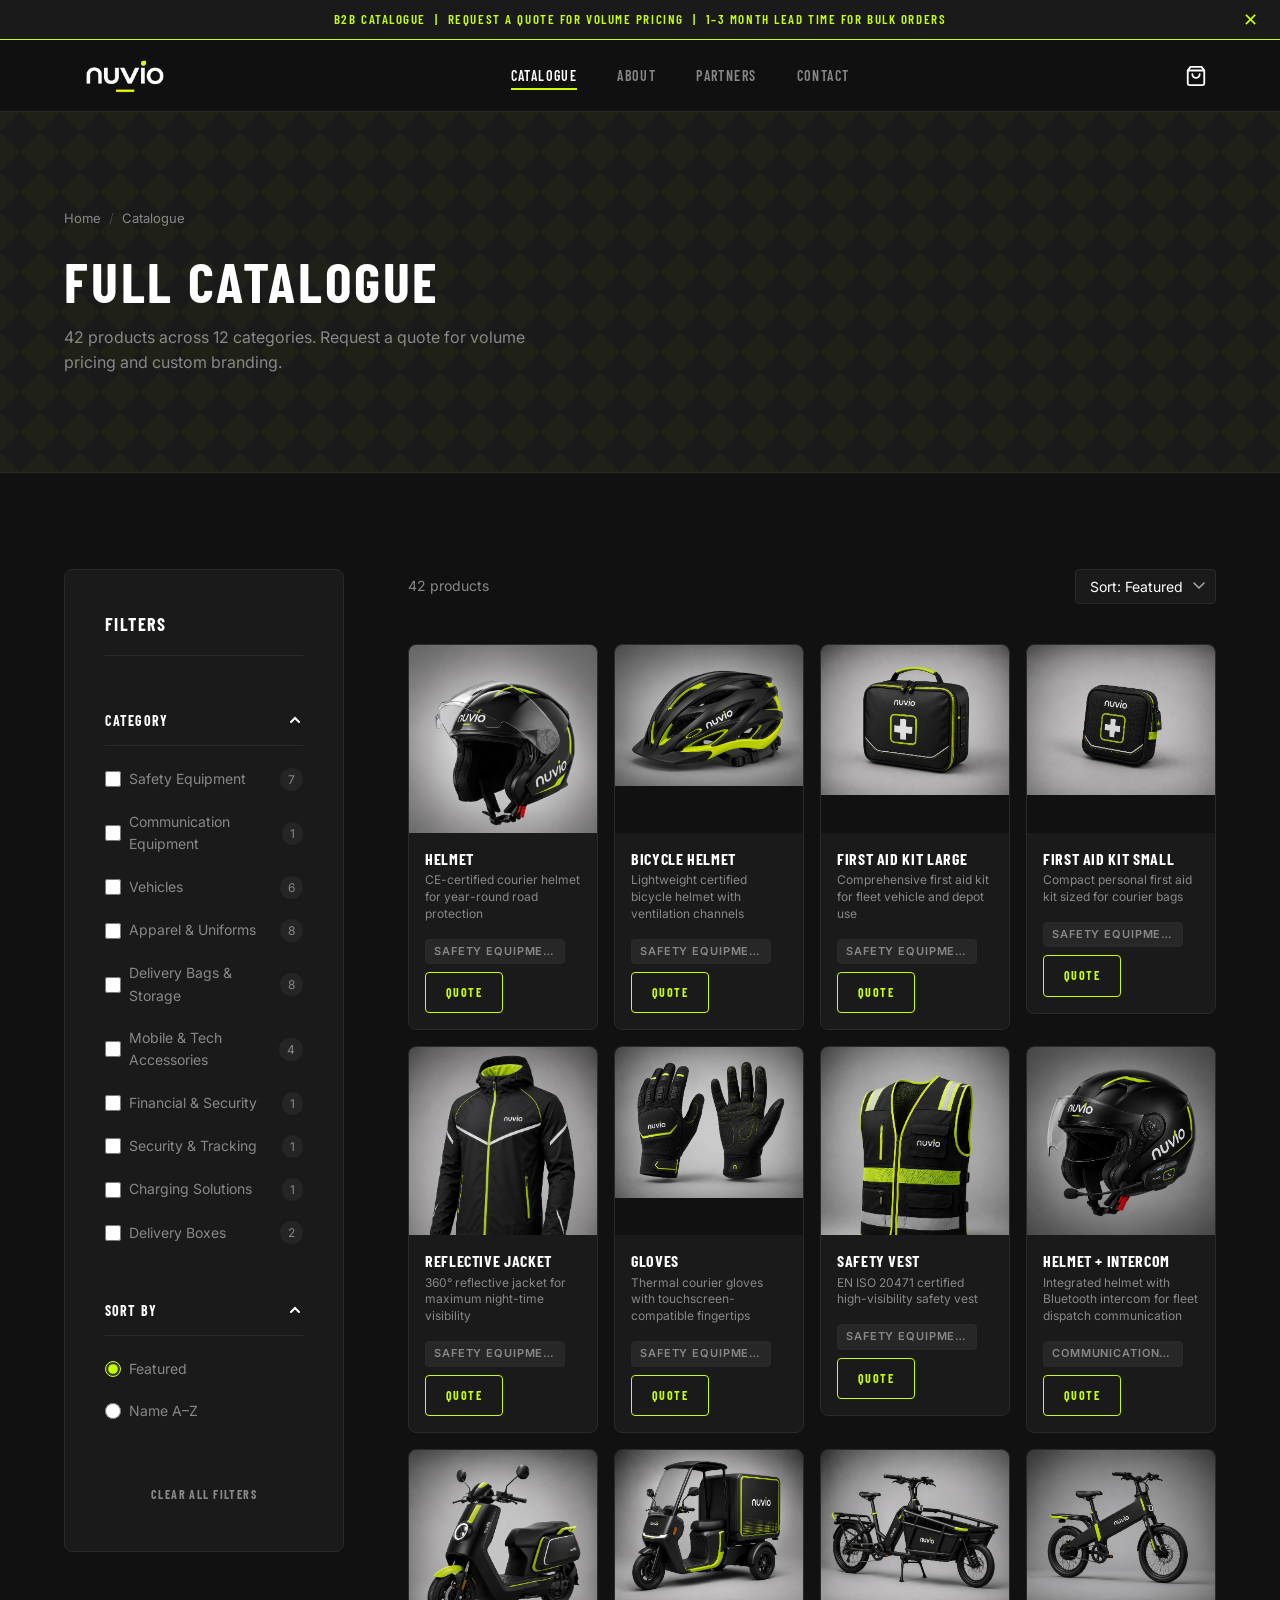
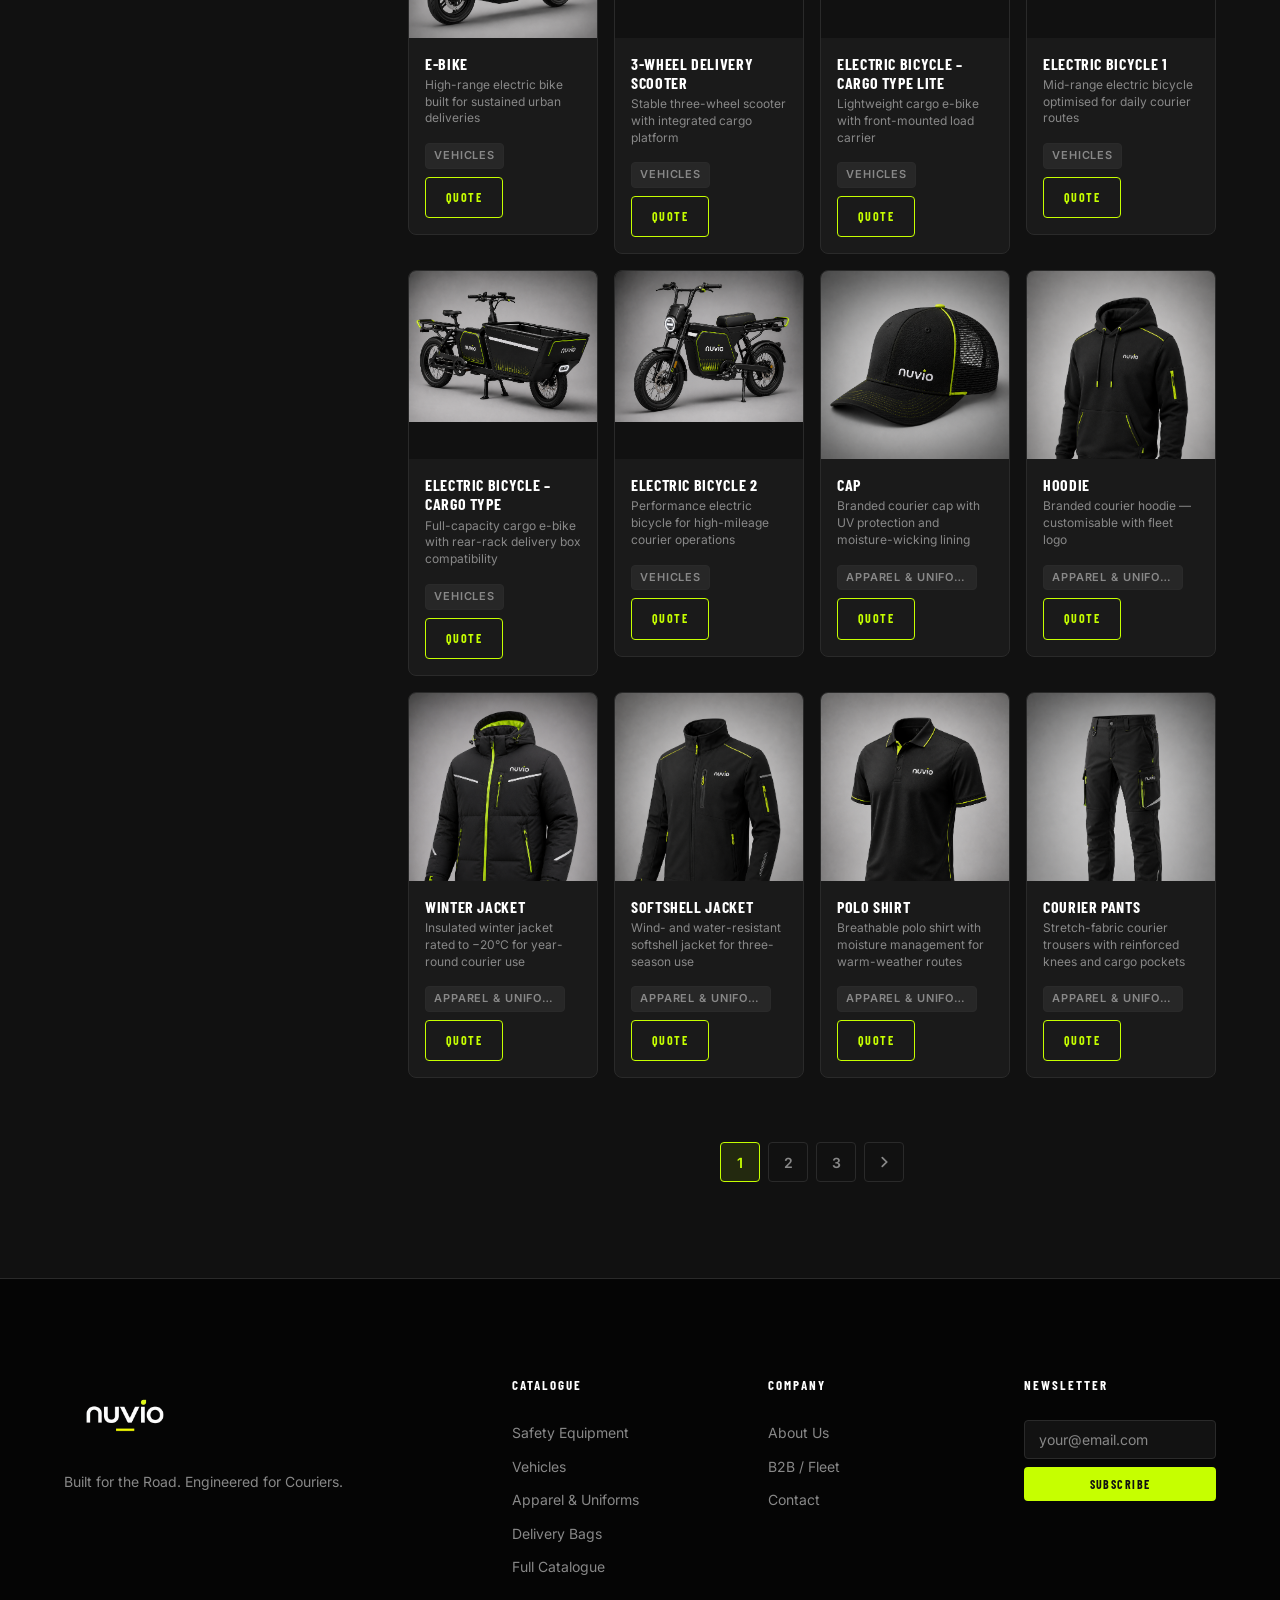
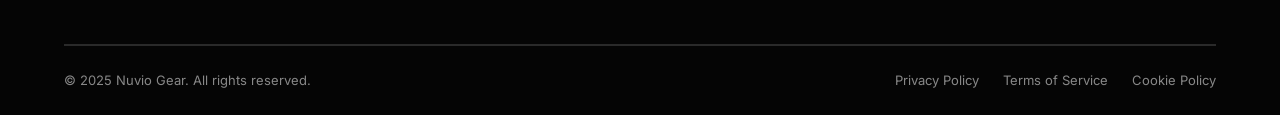
<file: products.html>
<!DOCTYPE html>
<html lang="en">
<head>
  <meta charset="UTF-8">
  <meta name="viewport" content="width=device-width, initial-scale=1.0">
  <meta name="description" content="Nuvio Gear full catalogue — 42 products across 12 categories. Safety equipment, vehicles, apparel, delivery bags, tech accessories and more. Request a quote.">
  <title>Catalogue - Nuvio Gear</title>

  <link rel="preconnect" href="https://fonts.googleapis.com">
  <link rel="preconnect" href="https://fonts.gstatic.com" crossorigin>
  <link href="https://fonts.googleapis.com/css2?family=Barlow+Condensed:wght@400;600;700;800&family=Inter:wght@400;500;600;700&display=swap" rel="stylesheet">

  <link rel="stylesheet" href="assets/css/main.css">
  <link rel="stylesheet" href="assets/css/components.css">
  <link rel="stylesheet" href="assets/css/responsive.css">
</head>
<body>

  <!-- Announcement Bar -->
  <div class="announcement-bar" id="announce-bar">
    <p class="announcement-bar__text">
      B2B CATALOGUE &nbsp;|&nbsp; Request a Quote for Volume Pricing &nbsp;|&nbsp; 1–3 Month Lead Time for Bulk Orders
    </p>
    <button class="announcement-bar__close" aria-label="Dismiss announcement">✕</button>
  </div>

  <!-- Navigation -->
  <nav class="site-nav" role="navigation" aria-label="Main navigation">
    <div class="container nav-inner">
      <a href="index.html" class="nav-logo" aria-label="Nuvio Gear Home"><img src="assets/images/nuvio_white_transparent2.png" alt="Nuvio Gear" style="height: 80px; width: auto;"></a>

      <ul class="nav-links" role="list">
        <li class="nav-item">
          <a href="products.html" class="nav-link active" aria-haspopup="true">Catalogue</a>
          <div class="mega-dropdown" role="region" aria-label="Catalogue categories">
            <a href="products.html?cat=safety-equipment" class="mega-dropdown-item"><svg class="mega-dropdown-icon" viewBox="0 0 40 40" fill="none" stroke="currentColor" stroke-width="1.5" aria-hidden="true"><path d="M20 4L6 10v10c0 7 5.8 13.5 14 15.5 8.2-2 14-8.5 14-15.5V10L20 4z" stroke-width="2"/><path d="M14 20l4 4 8-8" stroke-width="2.5" stroke-linecap="round" stroke-linejoin="round"/></svg><div><div class="mega-dropdown-label">Safety Equipment</div><div class="mega-dropdown-desc">Helmets, vests &amp; first aid</div></div></a>
            <a href="products.html?cat=communication" class="mega-dropdown-item"><svg class="mega-dropdown-icon" viewBox="0 0 40 40" fill="none" stroke="currentColor" stroke-width="1.5" aria-hidden="true"><circle cx="20" cy="14" r="6" stroke-width="2"/><rect x="9" y="13" width="4" height="6" rx="2"/><rect x="27" y="13" width="4" height="6" rx="2"/><path d="M12 14 Q12 8 20 8 Q28 8 28 14" fill="none"/></svg><div><div class="mega-dropdown-label">Communication</div><div class="mega-dropdown-desc">Intercoms &amp; headsets</div></div></a>
            <a href="products.html?cat=vehicles" class="mega-dropdown-item"><svg class="mega-dropdown-icon" viewBox="0 0 40 40" fill="none" stroke="currentColor" stroke-width="1.5" aria-hidden="true"><circle cx="10" cy="28" r="5" stroke-width="2"/><circle cx="30" cy="28" r="5" stroke-width="2"/><path d="M10 28 L18 14 L24 14 L30 28" stroke-linecap="round" stroke-linejoin="round"/><line x1="18" y1="14" x2="10" y2="22" stroke-linecap="round"/></svg><div><div class="mega-dropdown-label">Vehicles</div><div class="mega-dropdown-desc">E-bikes, scooters &amp; cargo</div></div></a>
            <a href="products.html?cat=apparel" class="mega-dropdown-item"><svg class="mega-dropdown-icon" viewBox="0 0 40 40" fill="none" stroke="currentColor" stroke-width="1.5" aria-hidden="true"><path d="M14 6 L6 12 L10 14 L10 34 L30 34 L30 14 L34 12 L26 6 Q23 10 20 10 Q17 10 14 6Z" stroke-width="2" stroke-linejoin="round"/></svg><div><div class="mega-dropdown-label">Apparel &amp; Uniforms</div><div class="mega-dropdown-desc">Jackets, shirts &amp; pants</div></div></a>
            <a href="products.html?cat=delivery-bags" class="mega-dropdown-item"><svg class="mega-dropdown-icon" viewBox="0 0 40 40" fill="none" stroke="currentColor" stroke-width="1.5" aria-hidden="true"><rect x="8" y="12" width="24" height="22" rx="4" stroke-width="2"/><path d="M13 12 L13 8 Q13 5 20 5 Q27 5 27 8 L27 12" fill="none"/><line x1="8" y1="20" x2="32" y2="20"/></svg><div><div class="mega-dropdown-label">Delivery Bags &amp; Storage</div><div class="mega-dropdown-desc">Hard bags, pizza &amp; grocery</div></div></a>
            <a href="products.html?cat=mobile-tech" class="mega-dropdown-item"><svg class="mega-dropdown-icon" viewBox="0 0 40 40" fill="none" stroke="currentColor" stroke-width="1.5" aria-hidden="true"><rect x="13" y="5" width="14" height="24" rx="3" stroke-width="2"/><circle cx="20" cy="25" r="2"/><line x1="16" y1="9" x2="24" y2="9" stroke-linecap="round"/></svg><div><div class="mega-dropdown-label">Mobile &amp; Tech</div><div class="mega-dropdown-desc">Holders, cameras &amp; cases</div></div></a>
            <a href="products.html?cat=financial-security" class="mega-dropdown-item"><svg class="mega-dropdown-icon" viewBox="0 0 40 40" fill="none" stroke="currentColor" stroke-width="1.5" aria-hidden="true"><rect x="6" y="12" width="28" height="20" rx="3" stroke-width="2"/><path d="M12 12 L12 9 Q12 6 20 6 Q28 6 28 9 L28 12" fill="none"/><circle cx="20" cy="22" r="4"/></svg><div><div class="mega-dropdown-label">Financial &amp; Security</div><div class="mega-dropdown-desc">Cash bags &amp; wrist bags</div></div></a>
            <a href="products.html?cat=security-tracking" class="mega-dropdown-item"><svg class="mega-dropdown-icon" viewBox="0 0 40 40" fill="none" stroke="currentColor" stroke-width="1.5" aria-hidden="true"><rect x="12" y="18" width="16" height="14" rx="3" stroke-width="2"/><path d="M15 18 L15 13 Q15 7 20 7 Q25 7 25 13 L25 18" fill="none"/><circle cx="20" cy="25" r="3" fill="currentColor" opacity="0.5"/></svg><div><div class="mega-dropdown-label">Security &amp; Tracking</div><div class="mega-dropdown-desc">Smart locks &amp; GPS</div></div></a>
            <a href="products.html?cat=charging" class="mega-dropdown-item"><svg class="mega-dropdown-icon" viewBox="0 0 40 40" fill="none" stroke="currentColor" stroke-width="1.5" aria-hidden="true"><rect x="10" y="8" width="20" height="28" rx="3" stroke-width="2"/><path d="M22 18 L18 24 L22 24 L18 30" stroke-width="2.5" stroke-linecap="round" stroke-linejoin="round"/></svg><div><div class="mega-dropdown-label">Charging Solutions</div><div class="mega-dropdown-desc">Fast chargers &amp; power banks</div></div></a>
            <a href="products.html?cat=delivery-boxes" class="mega-dropdown-item"><svg class="mega-dropdown-icon" viewBox="0 0 40 40" fill="none" stroke="currentColor" stroke-width="1.5" aria-hidden="true"><rect x="6" y="14" width="28" height="20" rx="2" stroke-width="2"/><polyline points="6,20 20,8 34,20" stroke-linejoin="round"/><line x1="14" y1="34" x2="14" y2="22"/><line x1="26" y1="34" x2="26" y2="22"/><line x1="14" y1="22" x2="26" y2="22"/></svg><div><div class="mega-dropdown-label">Delivery Boxes</div><div class="mega-dropdown-desc">Hard case &amp; rear rack boxes</div></div></a>
            <a href="products.html?cat=weather-protection" class="mega-dropdown-item"><svg class="mega-dropdown-icon" viewBox="0 0 40 40" fill="none" stroke="currentColor" stroke-width="1.5" aria-hidden="true"><path d="M10 20 Q20 6 30 20 L30 32 Q20 36 10 32 Z" stroke-width="2"/><line x1="14" y1="38" x2="14" y2="32" stroke-linecap="round"/><line x1="20" y1="38" x2="20" y2="32" stroke-linecap="round"/><line x1="26" y1="38" x2="26" y2="32" stroke-linecap="round"/></svg><div><div class="mega-dropdown-label">Weather Protection</div><div class="mega-dropdown-desc">Raincoats &amp; waterproofs</div></div></a>
            <a href="products.html?cat=protective-gear" class="mega-dropdown-item"><svg class="mega-dropdown-icon" viewBox="0 0 40 40" fill="none" stroke="currentColor" stroke-width="1.5" aria-hidden="true"><ellipse cx="15" cy="22" rx="6" ry="10" stroke-width="2"/><line x1="10" y1="18" x2="20" y2="18"/><line x1="10" y1="26" x2="20" y2="26"/><ellipse cx="28" cy="18" rx="5" ry="8" stroke-width="2"/><line x1="24" y1="15" x2="32" y2="15"/><line x1="24" y1="21" x2="32" y2="21"/></svg><div><div class="mega-dropdown-label">Protective Gear</div><div class="mega-dropdown-desc">Knee &amp; elbow guards</div></div></a>
          </div>
        </li>
        <li><a href="about.html" class="nav-link">About</a></li>
        <li><a href="index.html#fleet" class="nav-link">Partners</a></li>
        <li><a href="contact.html" class="nav-link">Contact</a></li>
      </ul>

      <div class="nav-actions">
        <button class="cart-btn" aria-label="Open cart" aria-expanded="false">
          <svg width="22" height="22" viewBox="0 0 24 24" fill="none" stroke="currentColor" stroke-width="2" stroke-linecap="round" stroke-linejoin="round" aria-hidden="true">
            <path d="M6 2L3 6v14a2 2 0 002 2h14a2 2 0 002-2V6l-3-4z"/>
            <line x1="3" y1="6" x2="21" y2="6"/>
            <path d="M16 10a4 4 0 01-8 0"/>
          </svg>
          <span class="cart-badge" aria-live="polite">0</span>
        </button>
        <button class="hamburger" aria-label="Toggle menu" aria-expanded="false" aria-controls="mobile-nav">
          <span class="hamburger-line"></span>
          <span class="hamburger-line"></span>
          <span class="hamburger-line"></span>
        </button>
      </div>
    </div>
  </nav>

  <!-- Mobile nav -->
  <div class="mobile-nav" id="mobile-nav" role="dialog" aria-label="Mobile navigation" aria-modal="true">
    <ul class="mobile-nav-links" role="list">
      <li>
        <a href="products.html" class="mobile-nav-link active" data-sub-toggle="mobile-shop-sub-products" aria-expanded="false">Catalogue</a>
        <div class="mobile-nav-sub" id="mobile-shop-sub-products" style="display:none">
          <a href="products.html?cat=safety-equipment">Safety Equipment</a>
          <a href="products.html?cat=communication">Communication Equipment</a>
          <a href="products.html?cat=vehicles">Vehicles</a>
          <a href="products.html?cat=apparel">Apparel &amp; Uniforms</a>
          <a href="products.html?cat=delivery-bags">Delivery Bags &amp; Storage</a>
          <a href="products.html?cat=mobile-tech">Mobile &amp; Tech Accessories</a>
          <a href="products.html?cat=financial-security">Financial &amp; Security</a>
          <a href="products.html?cat=security-tracking">Security &amp; Tracking</a>
          <a href="products.html?cat=charging">Charging Solutions</a>
          <a href="products.html?cat=delivery-boxes">Delivery Boxes</a>
          <a href="products.html?cat=weather-protection">Weather Protection</a>
          <a href="products.html?cat=protective-gear">Protective Gear</a>
        </div>
      </li>
      <li><a href="about.html" class="mobile-nav-link">About</a></li>
      <li><a href="index.html#fleet" class="mobile-nav-link">Partners</a></li>
      <li><a href="contact.html" class="mobile-nav-link">Contact</a></li>
    </ul>
  </div>

  <!-- Cart Drawer -->
  <div class="cart-overlay" aria-hidden="true"></div>
  <aside class="cart-drawer" role="dialog" aria-label="Shopping cart" aria-modal="true">
    <div class="cart-header">
      <div><h2 class="cart-title">Your Cart</h2><span class="cart-count">(0 items)</span></div>
      <button class="cart-close" aria-label="Close cart">✕</button>
    </div>
    <div class="cart-items" id="cart-items">
      <div class="cart-empty">
        <svg class="cart-empty-icon" viewBox="0 0 64 64" fill="none" stroke="currentColor" aria-hidden="true"><path d="M12 16h40l-4 24H16L12 16z" stroke-width="2"/><circle cx="22" cy="52" r="3" stroke-width="2"/><circle cx="42" cy="52" r="3" stroke-width="2"/></svg>
        <p>Your cart is empty</p>
        <a href="products.html" class="btn btn-outline-accent btn-sm">Browse Catalogue</a>
      </div>
    </div>
    <div class="cart-footer">
      <div class="cart-subtotal"><span>Subtotal</span><span class="cart-subtotal-amount">€0.00</span></div>
      <div class="cart-total"><span>Total</span><span class="cart-total-amount">€0.00</span></div>
      <button class="btn btn-primary btn-full btn-checkout" disabled>Checkout</button>
      <p class="cart-shipping-note">Free shipping on orders over €50</p>
    </div>
  </aside>

  <main id="main-content">

    <!-- Page Hero -->
    <section class="page-hero" aria-label="Catalogue page header">
      <div class="container page-hero-content">
        <nav class="breadcrumb" aria-label="Breadcrumb">
          <a href="index.html">Home</a>
          <span class="breadcrumb-sep" aria-hidden="true">/</span>
          <span aria-current="page">Catalogue</span>
        </nav>
        <h1 class="section-title">Full Catalogue</h1>
        <p class="section-subtitle">42 products across 12 categories. Request a quote for volume pricing and custom branding.</p>
      </div>
    </section>

    <!-- Products Layout -->
    <section class="products-layout">
      <div class="container">
        <div class="products-inner">

          <!-- ── FILTER SIDEBAR ── -->
          <aside class="filter-sidebar" aria-label="Product filters">
            <h2 class="filter-title">Filters</h2>

            <!-- Category filter -->
            <div class="filter-group">
              <button class="collapsible-toggle" aria-expanded="true" aria-controls="filter-cat">
                Category
                <svg class="collapsible-icon" viewBox="0 0 16 16" fill="none" stroke="currentColor" stroke-width="2" stroke-linecap="round" aria-hidden="true">
                  <path d="M4 6l4 4 4-4"/>
                </svg>
              </button>
              <div class="collapsible-body open" id="filter-cat">
                <ul class="filter-options" role="list">
                  <li class="filter-option">
                    <input type="checkbox" id="cat-safety-equipment" name="category" value="safety-equipment">
                    <label class="filter-option-label" for="cat-safety-equipment">Safety Equipment</label>
                    <span class="filter-option-count">7</span>
                  </li>
                  <li class="filter-option">
                    <input type="checkbox" id="cat-communication" name="category" value="communication">
                    <label class="filter-option-label" for="cat-communication">Communication Equipment</label>
                    <span class="filter-option-count">1</span>
                  </li>
                  <li class="filter-option">
                    <input type="checkbox" id="cat-vehicles" name="category" value="vehicles">
                    <label class="filter-option-label" for="cat-vehicles">Vehicles</label>
                    <span class="filter-option-count">6</span>
                  </li>
                  <li class="filter-option">
                    <input type="checkbox" id="cat-apparel" name="category" value="apparel">
                    <label class="filter-option-label" for="cat-apparel">Apparel &amp; Uniforms</label>
                    <span class="filter-option-count">8</span>
                  </li>
                  <li class="filter-option">
                    <input type="checkbox" id="cat-delivery-bags" name="category" value="delivery-bags">
                    <label class="filter-option-label" for="cat-delivery-bags">Delivery Bags &amp; Storage</label>
                    <span class="filter-option-count">8</span>
                  </li>
                  <li class="filter-option">
                    <input type="checkbox" id="cat-mobile-tech" name="category" value="mobile-tech">
                    <label class="filter-option-label" for="cat-mobile-tech">Mobile &amp; Tech Accessories</label>
                    <span class="filter-option-count">4</span>
                  </li>
                  <li class="filter-option">
                    <input type="checkbox" id="cat-financial-security" name="category" value="financial-security">
                    <label class="filter-option-label" for="cat-financial-security">Financial &amp; Security</label>
                    <span class="filter-option-count">1</span>
                  </li>
                  <li class="filter-option">
                    <input type="checkbox" id="cat-security-tracking" name="category" value="security-tracking">
                    <label class="filter-option-label" for="cat-security-tracking">Security &amp; Tracking</label>
                    <span class="filter-option-count">1</span>
                  </li>
                  <li class="filter-option">
                    <input type="checkbox" id="cat-charging" name="category" value="charging">
                    <label class="filter-option-label" for="cat-charging">Charging Solutions</label>
                    <span class="filter-option-count">1</span>
                  </li>
                  <li class="filter-option">
                    <input type="checkbox" id="cat-delivery-boxes" name="category" value="delivery-boxes">
                    <label class="filter-option-label" for="cat-delivery-boxes">Delivery Boxes</label>
                    <span class="filter-option-count">2</span>
                  </li>
                  <li class="filter-option">
                    <input type="checkbox" id="cat-weather-protection" name="category" value="weather-protection">
                    <label class="filter-option-label" for="cat-weather-protection">Weather Protection</label>
                    <span class="filter-option-count">1</span>
                  </li>
                  <li class="filter-option">
                    <input type="checkbox" id="cat-protective-gear" name="category" value="protective-gear">
                    <label class="filter-option-label" for="cat-protective-gear">Protective Gear</label>
                    <span class="filter-option-count">2</span>
                  </li>
                </ul>
              </div>
            </div>

            <!-- Sort -->
            <div class="filter-group">
              <button class="collapsible-toggle" aria-expanded="true" aria-controls="filter-sort">
                Sort By
                <svg class="collapsible-icon" viewBox="0 0 16 16" fill="none" stroke="currentColor" stroke-width="2" stroke-linecap="round" aria-hidden="true">
                  <path d="M4 6l4 4 4-4"/>
                </svg>
              </button>
              <div class="collapsible-body open" id="filter-sort">
                <ul class="filter-options" role="list">
                  <li class="filter-option">
                    <input type="radio" id="sort-default" name="sort" value="default" checked>
                    <label class="filter-option-label" for="sort-default">Featured</label>
                  </li>
                  <li class="filter-option">
                    <input type="radio" id="sort-name" name="sort" value="name-asc">
                    <label class="filter-option-label" for="sort-name">Name A–Z</label>
                  </li>
                </ul>
              </div>
            </div>

            <!-- Clear filters -->
            <button class="btn btn-ghost btn-sm" style="width:100%; margin-top: var(--space-sm);" id="clear-filters-btn">Clear All Filters</button>
          </aside>

          <!-- ── PRODUCTS GRID ── -->
          <div class="products-main">
            <div class="products-grid-header">
              <p class="products-count" id="products-count">42 products</p>
              <select class="sort-select" id="sort-select" aria-label="Sort products">
                <option value="default">Sort: Featured</option>
                <option value="name-asc">Name A–Z</option>
              </select>
            </div>

            <div class="product-grid" id="product-grid" role="list"></div>

            <nav class="pagination" id="pagination" aria-label="Product pages"></nav>
          </div>

        </div>
      </div>
    </section>

  </main>

  <!-- Footer -->
  <footer class="site-footer" role="contentinfo">
    <div class="container">
      <div class="footer-grid">
        <div class="footer-brand">
          <a href="index.html" class="nav-logo"><img src="assets/images/nuvio_white_transparent2.png" alt="Nuvio Gear" style="height: 80px; width: auto;"></a>
          <p class="footer-tagline">Built for the Road. Engineered for Couriers.</p>
        </div>
        <div>
          <h3 class="footer-col-title">Catalogue</h3>
          <ul class="footer-links">
            <li><a href="products.html?cat=safety-equipment" class="footer-link">Safety Equipment</a></li>
            <li><a href="products.html?cat=vehicles" class="footer-link">Vehicles</a></li>
            <li><a href="products.html?cat=apparel" class="footer-link">Apparel &amp; Uniforms</a></li>
            <li><a href="products.html?cat=delivery-bags" class="footer-link">Delivery Bags</a></li>
            <li><a href="products.html" class="footer-link">Full Catalogue</a></li>
          </ul>
        </div>
        <div>
          <h3 class="footer-col-title">Company</h3>
          <ul class="footer-links">
            <li><a href="about.html" class="footer-link">About Us</a></li>
            <li><a href="index.html#fleet" class="footer-link">B2B / Fleet</a></li>
            <li><a href="contact.html" class="footer-link">Contact</a></li>
          </ul>
        </div>
        <div>
          <h3 class="footer-col-title">Newsletter</h3>
          <form class="newsletter-form" action="#" method="post">
            <input type="email" class="newsletter-input" placeholder="your@email.com" aria-label="Email for newsletter" required>
            <button type="submit" class="btn btn-primary btn-sm" style="width:100%">Subscribe</button>
          </form>
        </div>
      </div>
      <hr class="divider">
      <div class="footer-bottom">
        <p class="footer-copy">© 2025 Nuvio Gear. All rights reserved.</p>
        <nav class="footer-legal" aria-label="Legal links">
          <a href="privacy.html">Privacy Policy</a>
          <a href="terms.html">Terms of Service</a>
          <a href="cookies.html">Cookie Policy</a>
        </nav>
      </div>
    </div>
  </footer>

  <script src="assets/js/nav.js"></script>
  <script src="assets/js/cart.js"></script>
  <script src="assets/js/main.js"></script>
  <script>
  (function () {
    'use strict';

    /* ── PRODUCT DATA ── */
    const PRODUCTS = [
      // Safety Equipment
      { id: 'helmet', name: 'Helmet', cat: 'safety-equipment', catLabel: 'Safety Equipment', file: 'Helmet.png', img: 'assets/images/placeholder/cat-safety-equipment.svg', desc: 'CE-certified courier helmet for year-round road protection' },
      { id: 'bicycle-helmet', name: 'Bicycle Helmet', cat: 'safety-equipment', catLabel: 'Safety Equipment', file: 'Bicycle Helmet.png', img: 'assets/images/placeholder/cat-safety-equipment.svg', desc: 'Lightweight certified bicycle helmet with ventilation channels' },
      { id: 'first-aid-large', name: 'First Aid Kit Large', cat: 'safety-equipment', catLabel: 'Safety Equipment', file: 'First Aid Kit Large.png', img: 'assets/images/placeholder/cat-safety-equipment.svg', desc: 'Comprehensive first aid kit for fleet vehicle and depot use' },
      { id: 'first-aid-small', name: 'First Aid Kit Small', cat: 'safety-equipment', catLabel: 'Safety Equipment', file: 'First Aid Kit Small.png', img: 'assets/images/placeholder/cat-safety-equipment.svg', desc: 'Compact personal first aid kit sized for courier bags' },
      { id: 'reflective-jacket', name: 'Reflective Jacket', cat: 'safety-equipment', catLabel: 'Safety Equipment', file: 'Reflective Jacket.png', img: 'assets/images/placeholder/cat-safety-equipment.svg', desc: '360° reflective jacket for maximum night-time visibility' },
      { id: 'gloves', name: 'Gloves', cat: 'safety-equipment', catLabel: 'Safety Equipment', file: 'Gloves.png', img: 'assets/images/placeholder/cat-safety-equipment.svg', desc: 'Thermal courier gloves with touchscreen-compatible fingertips' },
      { id: 'safety-vest', name: 'Safety Vest', cat: 'safety-equipment', catLabel: 'Safety Equipment', file: 'Safety Vest.png', img: 'assets/images/placeholder/cat-safety-equipment.svg', desc: 'EN ISO 20471 certified high-visibility safety vest' },

      // Communication Equipment
      { id: 'helmet-intercom', name: 'Helmet + Intercom', cat: 'communication', catLabel: 'Communication Equipment', file: 'Helmet + Intercom.png', img: 'assets/images/placeholder/cat-communication.svg', desc: 'Integrated helmet with Bluetooth intercom for fleet dispatch communication' },

      // Vehicles
      { id: 'e-bike', name: 'E-Bike', cat: 'vehicles', catLabel: 'Vehicles', file: 'E-Bike.png', img: 'assets/images/placeholder/cat-vehicles.svg', desc: 'High-range electric bike built for sustained urban deliveries' },
      { id: '3-wheel-scooter', name: '3-Wheel Delivery Scooter', cat: 'vehicles', catLabel: 'Vehicles', file: '3-Wheel Delivery Scooter.png', img: 'assets/images/placeholder/cat-vehicles.svg', desc: 'Stable three-wheel scooter with integrated cargo platform' },
      { id: 'cargo-bike-lite', name: 'Electric Bicycle – Cargo Type Lite', cat: 'vehicles', catLabel: 'Vehicles', file: 'Electic Bicycle - Cargo Type Lite.png', img: 'assets/images/placeholder/cat-vehicles.svg', desc: 'Lightweight cargo e-bike with front-mounted load carrier' },
      { id: 'electric-bicycle-1', name: 'Electric Bicycle 1', cat: 'vehicles', catLabel: 'Vehicles', file: 'Electric Bicycle 1.png', img: 'assets/images/placeholder/cat-vehicles.svg', desc: 'Mid-range electric bicycle optimised for daily courier routes' },
      { id: 'cargo-bike', name: 'Electric Bicycle – Cargo Type', cat: 'vehicles', catLabel: 'Vehicles', file: 'Electic Bicycle - Cargo Type.png', img: 'assets/images/placeholder/cat-vehicles.svg', desc: 'Full-capacity cargo e-bike with rear-rack delivery box compatibility' },
      { id: 'electric-bicycle-2', name: 'Electric Bicycle 2', cat: 'vehicles', catLabel: 'Vehicles', file: 'Electric Bicycle 2.png', img: 'assets/images/placeholder/cat-vehicles.svg', desc: 'Performance electric bicycle for high-mileage courier operations' },

      // Apparel & Uniforms
      { id: 'cap', name: 'Cap', cat: 'apparel', catLabel: 'Apparel & Uniforms', file: 'Cap.png', img: 'assets/images/placeholder/cat-apparel.svg', desc: 'Branded courier cap with UV protection and moisture-wicking lining' },
      { id: 'hoodie', name: 'Hoodie', cat: 'apparel', catLabel: 'Apparel & Uniforms', file: 'Hoodie.png', img: 'assets/images/placeholder/cat-apparel.svg', desc: 'Branded courier hoodie — customisable with fleet logo' },
      { id: 'winter-jacket', name: 'Winter Jacket', cat: 'apparel', catLabel: 'Apparel & Uniforms', file: 'Winter Jacket.png', img: 'assets/images/placeholder/cat-apparel.svg', desc: 'Insulated winter jacket rated to −20°C for year-round courier use' },
      { id: 'softshell-jacket', name: 'Softshell Jacket', cat: 'apparel', catLabel: 'Apparel & Uniforms', file: 'Softshell Jacket.png', img: 'assets/images/placeholder/cat-apparel.svg', desc: 'Wind- and water-resistant softshell jacket for three-season use' },
      { id: 'polo-shirt', name: 'Polo Shirt', cat: 'apparel', catLabel: 'Apparel & Uniforms', file: 'Polo Shirt.png', img: 'assets/images/placeholder/cat-apparel.svg', desc: 'Breathable polo shirt with moisture management for warm-weather routes' },
      { id: 'courier-pants', name: 'Courier Pants', cat: 'apparel', catLabel: 'Apparel & Uniforms', file: 'Courier Pants.png', img: 'assets/images/placeholder/cat-apparel.svg', desc: 'Stretch-fabric courier trousers with reinforced knees and cargo pockets' },
      { id: 'courier-shorts', name: 'Courier Shorts', cat: 'apparel', catLabel: 'Apparel & Uniforms', file: 'Courier Shorts.png', img: 'assets/images/placeholder/cat-apparel.svg', desc: 'Lightweight performance shorts for summer delivery operations' },
      { id: 'thermal-base-layer', name: 'Thermal Base Layer', cat: 'apparel', catLabel: 'Apparel & Uniforms', file: 'Thermal Base Layer.png', img: 'assets/images/placeholder/cat-apparel.svg', desc: 'Merino-blend thermal base layer for cold-weather layering systems' },

      // Delivery Bags & Storage
      { id: 'hard-bag', name: 'Hard Bag', cat: 'delivery-bags', catLabel: 'Delivery Bags & Storage', file: 'Hard Bag.png', img: 'assets/images/placeholder/cat-delivery-bags.svg', desc: 'Rigid thermal delivery box with secure top-latch closure and insulation' },
      { id: 'foldable-bag', name: 'Foldable Delivery Bag', cat: 'delivery-bags', catLabel: 'Delivery Bags & Storage', file: 'Foldable Delivery Bag.png', img: 'assets/images/placeholder/cat-delivery-bags.svg', desc: 'Collapsible insulated delivery bag that stores flat when not in use' },
      { id: 'xxl-bag', name: 'XXL Bag', cat: 'delivery-bags', catLabel: 'Delivery Bags & Storage', file: 'XXL Bag.png', img: 'assets/images/placeholder/cat-delivery-bags.svg', desc: 'Extra-large 60L insulated bag for catering and multi-order deliveries' },
      { id: 'small-order-bag', name: 'Small Order Bag', cat: 'delivery-bags', catLabel: 'Delivery Bags & Storage', file: 'Small Order Bag.png', img: 'assets/images/placeholder/cat-delivery-bags.svg', desc: 'Compact 10L insulated bag for single-item express deliveries' },
      { id: 'pizza-bag', name: 'Pizza Bag', cat: 'delivery-bags', catLabel: 'Delivery Bags & Storage', file: 'Pizza Bag.png', img: 'assets/images/placeholder/cat-delivery-bags.svg', desc: 'Professional pizza delivery bag fitting up to 45cm boxes, heat-retaining' },
      { id: 'grocery-bag', name: 'Grocery Bag', cat: 'delivery-bags', catLabel: 'Delivery Bags & Storage', file: 'Grocery Bag.png', img: 'assets/images/placeholder/cat-delivery-bags.svg', desc: 'Multi-compartment grocery delivery bag with cold and ambient zones' },
      { id: 'bike-courier-bag', name: 'Bike Courier Bag', cat: 'delivery-bags', catLabel: 'Delivery Bags & Storage', file: 'Bike Courier Bag.png', img: 'assets/images/placeholder/cat-delivery-bags.svg', desc: 'Saddle-bag system with pannier clips for bicycle courier operations' },
      { id: 'car-courier-bag', name: 'Car Courier Bag', cat: 'delivery-bags', catLabel: 'Delivery Bags & Storage', file: 'Car Courier Bag.png', img: 'assets/images/placeholder/cat-delivery-bags.svg', desc: 'Insulated car-trunk delivery bag with dividers and anti-slip base' },

      // Mobile & Tech Accessories
      { id: 'phone-holder', name: 'Phone Holder', cat: 'mobile-tech', catLabel: 'Mobile & Tech Accessories', file: 'Phone Holder.png', img: 'assets/images/placeholder/cat-mobile-tech.svg', desc: 'Universal handlebar mount with vibration dampening for any smartphone' },
      { id: 'power-bank', name: 'Power Bank', cat: 'mobile-tech', catLabel: 'Mobile & Tech Accessories', file: 'Power Bank.png', img: 'assets/images/placeholder/cat-mobile-tech.svg', desc: '20,000mAh multi-port power bank with fast-charge for courier shifts' },
      { id: 'dash-camera', name: 'Dash Camera', cat: 'mobile-tech', catLabel: 'Mobile & Tech Accessories', file: 'Dash Camera.png', img: 'assets/images/placeholder/cat-mobile-tech.svg', desc: '4K dash camera with GPS logging for vehicle and cargo protection' },
      { id: 'waterproof-phone-case', name: 'Waterproof Phone Case', cat: 'mobile-tech', catLabel: 'Mobile & Tech Accessories', file: 'Waterproof Phone Case.png', img: 'assets/images/placeholder/cat-mobile-tech.svg', desc: 'IP68 waterproof phone case with touch-through screen for all weather' },

      // Financial & Security Accessories
      { id: 'cash-bag-wrist', name: 'Cash Bag – Bag Wrist', cat: 'financial-security', catLabel: 'Financial & Security Accessories', file: 'Cash Bag - Bag wrist.png', img: 'assets/images/placeholder/cat-financial-security.svg', desc: 'Secure wrist-worn cash pouch with RFID-blocking lining for COD couriers' },

      // Security & Tracking
      { id: 'smart-lock', name: 'Smart Lock', cat: 'security-tracking', catLabel: 'Security & Tracking', file: 'Smart Lock.png', img: 'assets/images/placeholder/cat-security-tracking.svg', desc: 'App-controlled lock with real-time GPS location tracking and alarm' },

      // Charging Solutions
      { id: 'fast-charger', name: 'Fast Charger', cat: 'charging', catLabel: 'Charging Solutions', file: 'Fast Charger.png', img: 'assets/images/placeholder/cat-charging.svg', desc: 'Multi-port rapid charger optimised for e-bike battery and device charging' },

      // Delivery Boxes
      { id: 'hard-case-box', name: 'Hard Case Delivery Box', cat: 'delivery-boxes', catLabel: 'Delivery Boxes', file: 'Hard Case Delivery Box.png', img: 'assets/images/placeholder/cat-delivery-boxes.svg', desc: 'Rigid insulated delivery box for motorbike and scooter rear fitment' },
      { id: 'rear-rack-box', name: 'Rear Rack Delivery Box', cat: 'delivery-boxes', catLabel: 'Delivery Boxes', file: 'Rear Rack Delivery Box.png', img: 'assets/images/placeholder/cat-delivery-boxes.svg', desc: 'Bicycle rear-rack delivery box with quick-release mounting system' },

      // Weather Protection
      { id: 'raincoat', name: 'Raincoat T-shirt Jacket', cat: 'weather-protection', catLabel: 'Weather Protection', file: 'Raincoat T-shirt Jacket.png', img: 'assets/images/placeholder/cat-weather-protection.svg', desc: 'Ultra-packable waterproof jacket for use over any courier uniform layer' },

      // Protective Gear
      { id: 'knee-guards', name: 'Knee Guards', cat: 'protective-gear', catLabel: 'Protective Gear', file: 'Knee Guards.png', img: 'assets/images/placeholder/cat-protective-gear.svg', desc: 'Impact-absorbing knee protection for high-mileage riders and couriers' },
      { id: 'elbow-guards', name: 'Elbow Guards', cat: 'protective-gear', catLabel: 'Protective Gear', file: 'Elbow Guards.png', img: 'assets/images/placeholder/cat-protective-gear.svg', desc: 'Lightweight elbow guards with EVA foam impact protection shell' },
    ];

    const PER_PAGE = 20;
    let currentPage = 1;
    let filtered = [...PRODUCTS];

    /* ── RENDER ── */
    function renderProducts() {
      const grid = document.getElementById('product-grid');
      if (!grid) return;

      const start = (currentPage - 1) * PER_PAGE;
      const page = filtered.slice(start, start + PER_PAGE);

      if (page.length === 0) {
        grid.innerHTML = '<div style="color:var(--color-text-muted); padding: var(--space-2xl) 0; grid-column:1/-1; text-align:center;"><p style="margin-bottom:var(--space-md);">No products match your filters.</p><button class="btn btn-ghost btn-sm" id="no-result-clear">Clear filters</button></div>';
        document.getElementById('no-result-clear')?.addEventListener('click', clearFilters);
      } else {
        grid.innerHTML = page.map(p => `
          <div class="product-card-wrap" role="listitem" data-category="${p.cat}">
            <article class="product-card">
              <div class="product-card-image">
                <img
                  src="assets/images/products/${p.file}"
                  alt="${escapeHtml(p.name)}"
                  loading="lazy"
                  onerror="this.onerror=null;this.src='${p.img}'"
                >
                <div class="product-card-quick">
                  <a href="contact.html" class="btn btn-primary btn-full">Request Quote</a>
                </div>
              </div>
              <div class="product-card-body">
                <h3 class="product-card-name">${escapeHtml(p.name)}</h3>
                <p class="product-card-desc">${escapeHtml(p.desc)}</p>
                <div class="product-card-footer">
                  <span class="product-cat-tag">${escapeHtml(p.catLabel)}</span>
                  <a href="contact.html" class="btn btn-cart" aria-label="Request quote for ${escapeHtml(p.name)}">Quote</a>
                </div>
              </div>
            </article>
          </div>
        `).join('');
      }

      document.getElementById('products-count').textContent = `${filtered.length} product${filtered.length !== 1 ? 's' : ''}`;
      renderPagination();
    }

    function renderPagination() {
      const nav = document.getElementById('pagination');
      if (!nav) return;
      const totalPages = Math.ceil(filtered.length / PER_PAGE);
      if (totalPages <= 1) { nav.innerHTML = ''; return; }

      let html = '';
      for (let p = 1; p <= totalPages; p++) {
        html += `<button class="page-btn${p === currentPage ? ' active' : ''}" data-page="${p}" aria-label="Page ${p}"${p === currentPage ? ' aria-current="page"' : ''}>${p}</button>`;
      }
      if (currentPage < totalPages) {
        html += `<button class="page-btn" data-page="${currentPage + 1}" aria-label="Next page"><svg width="14" height="14" viewBox="0 0 16 16" fill="none" stroke="currentColor" stroke-width="2" stroke-linecap="round" aria-hidden="true"><path d="M6 3l5 5-5 5"/></svg></button>`;
      }
      nav.innerHTML = html;

      nav.querySelectorAll('.page-btn[data-page]').forEach(btn => {
        btn.addEventListener('click', () => {
          currentPage = parseInt(btn.dataset.page, 10);
          renderProducts();
          document.querySelector('.products-layout')?.scrollIntoView({ behavior: 'smooth', block: 'start' });
        });
      });
    }

    /* ── FILTER & SORT ── */
    function applyFilters() {
      const checked = [...document.querySelectorAll('[name="category"]:checked')].map(c => c.value);
      const sort = document.querySelector('[name="sort"]:checked')?.value || 'default';

      filtered = checked.length > 0
        ? PRODUCTS.filter(p => checked.includes(p.cat))
        : [...PRODUCTS];

      if (sort === 'name-asc') filtered.sort((a, b) => a.name.localeCompare(b.name));

      currentPage = 1;
      renderProducts();
    }

    function clearFilters() {
      document.querySelectorAll('[name="category"]').forEach(c => c.checked = false);
      document.getElementById('sort-default').checked = true;
      document.getElementById('sort-select').value = 'default';
      filtered = [...PRODUCTS];
      currentPage = 1;
      renderProducts();
    }

    function escapeHtml(str) {
      return String(str).replace(/&/g, '&amp;').replace(/</g, '&lt;').replace(/>/g, '&gt;').replace(/"/g, '&quot;');
    }

    /* ── INIT ── */
    document.addEventListener('DOMContentLoaded', () => {
      renderProducts();

      document.querySelectorAll('[name="category"], [name="sort"]').forEach(el => {
        el.addEventListener('change', applyFilters);
      });

      document.getElementById('sort-select')?.addEventListener('change', e => {
        const val = e.target.value;
        const radio = document.getElementById('sort-' + (val === 'default' ? 'default' : 'name'));
        if (radio) { radio.checked = true; }
        applyFilters();
      });

      document.getElementById('clear-filters-btn')?.addEventListener('click', clearFilters);

      /* Pre-select category from URL param */
      const params = new URLSearchParams(window.location.search);
      const cat = params.get('cat');
      if (cat) {
        const checkbox = document.getElementById('cat-' + cat);
        if (checkbox) { checkbox.checked = true; applyFilters(); }
      }
    });

  })();
  </script>
</body>
</html>
</file>
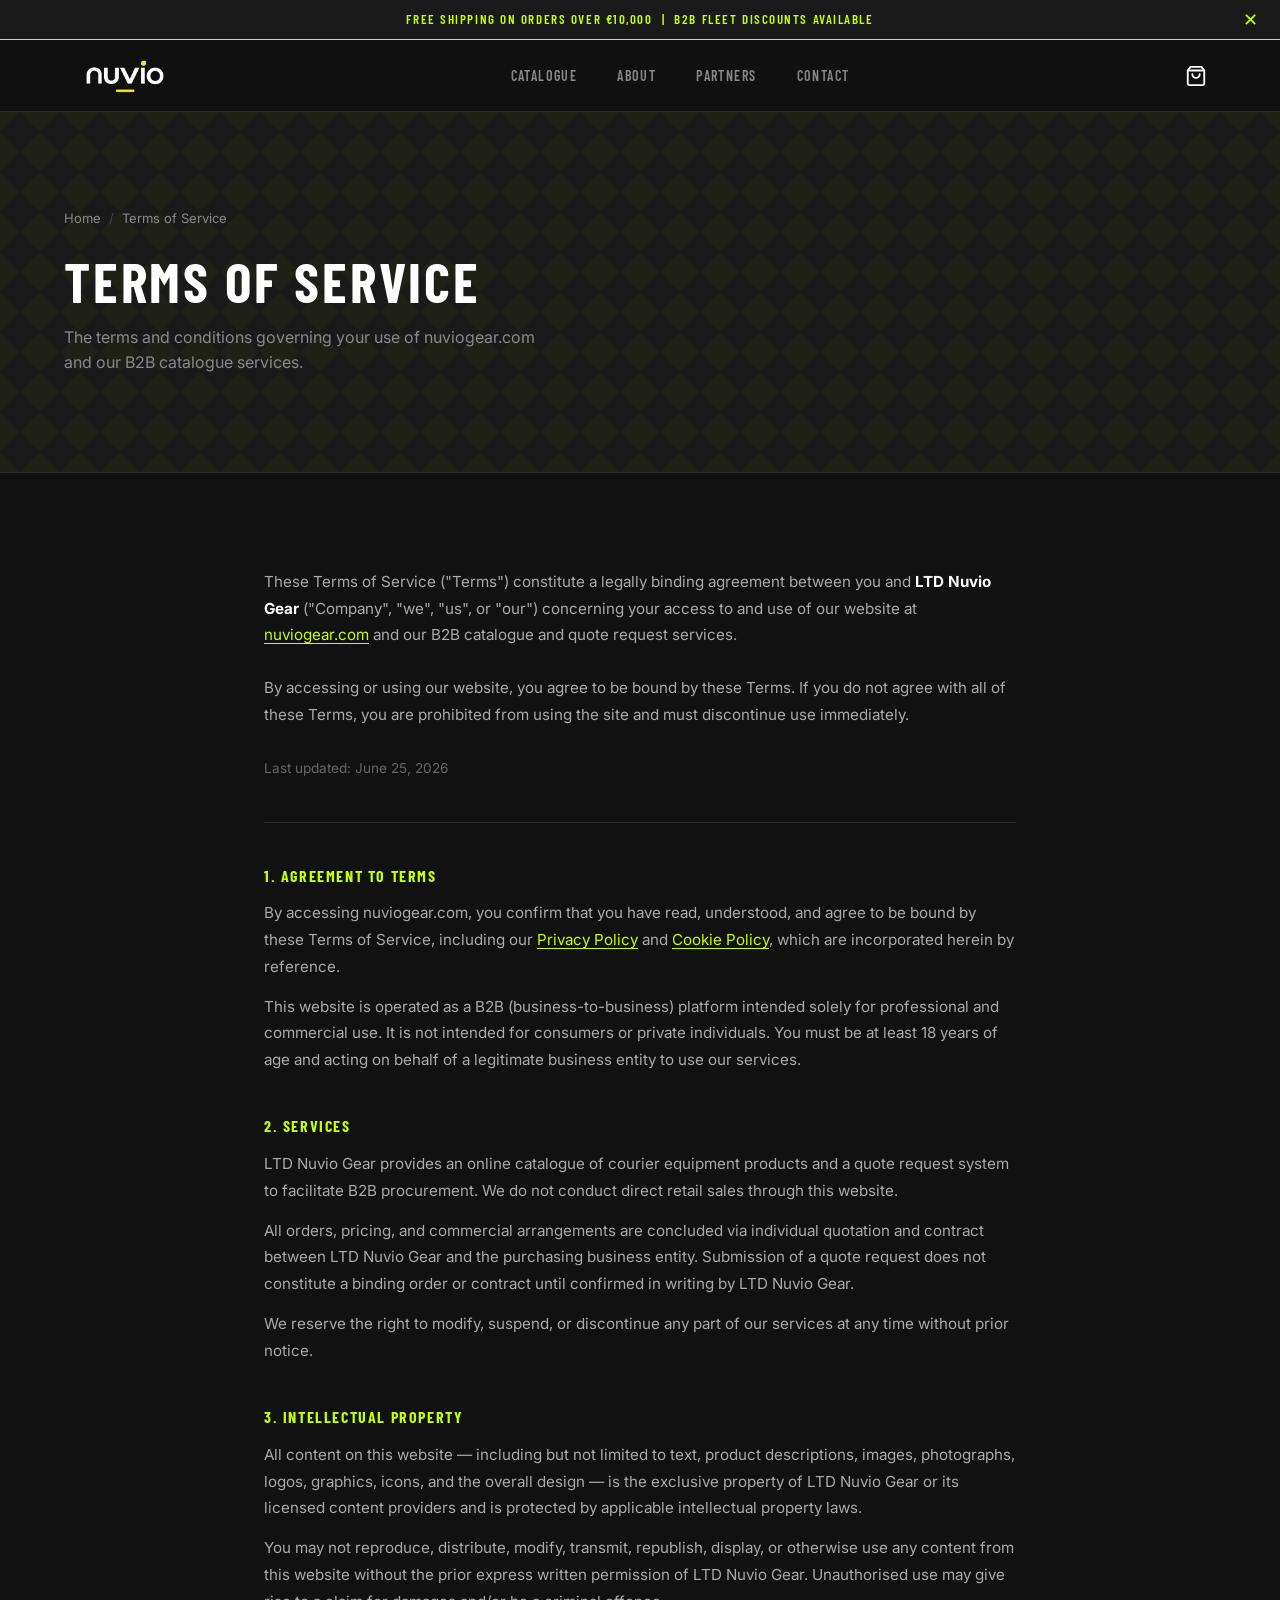
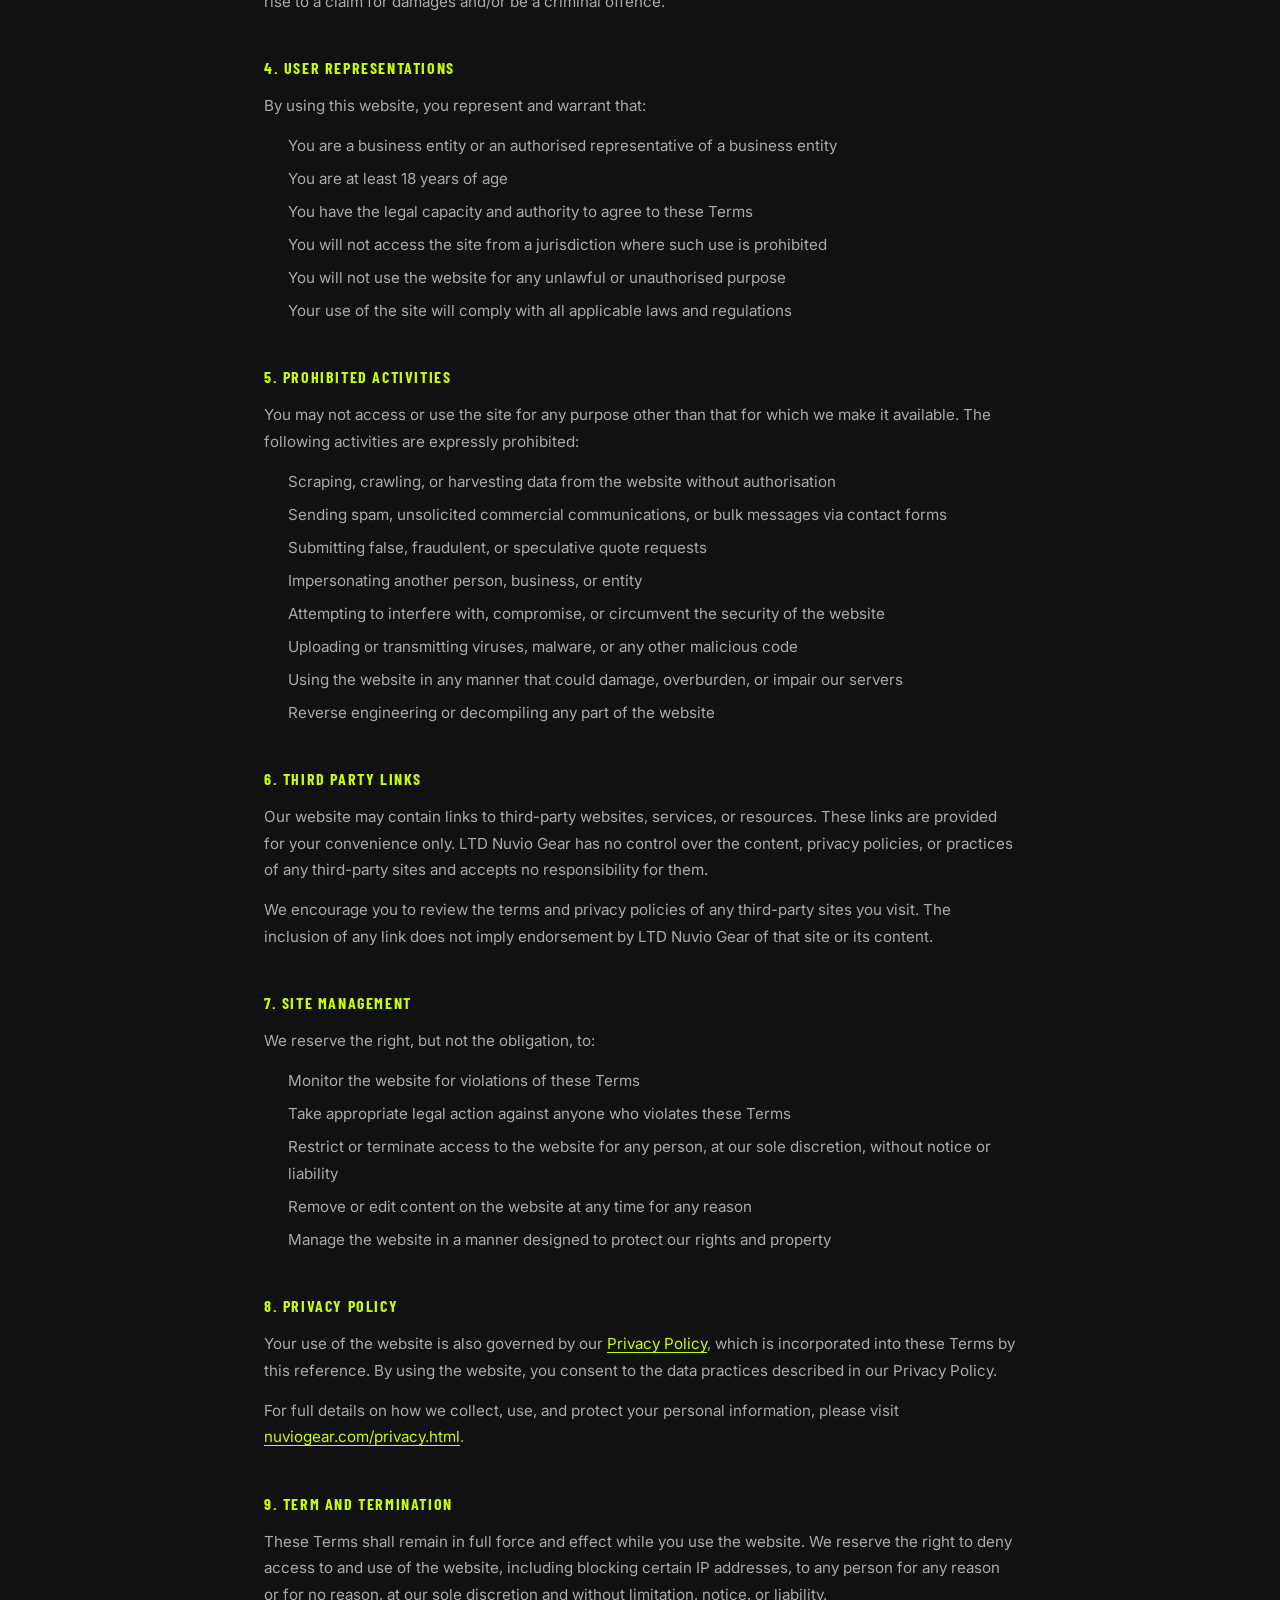
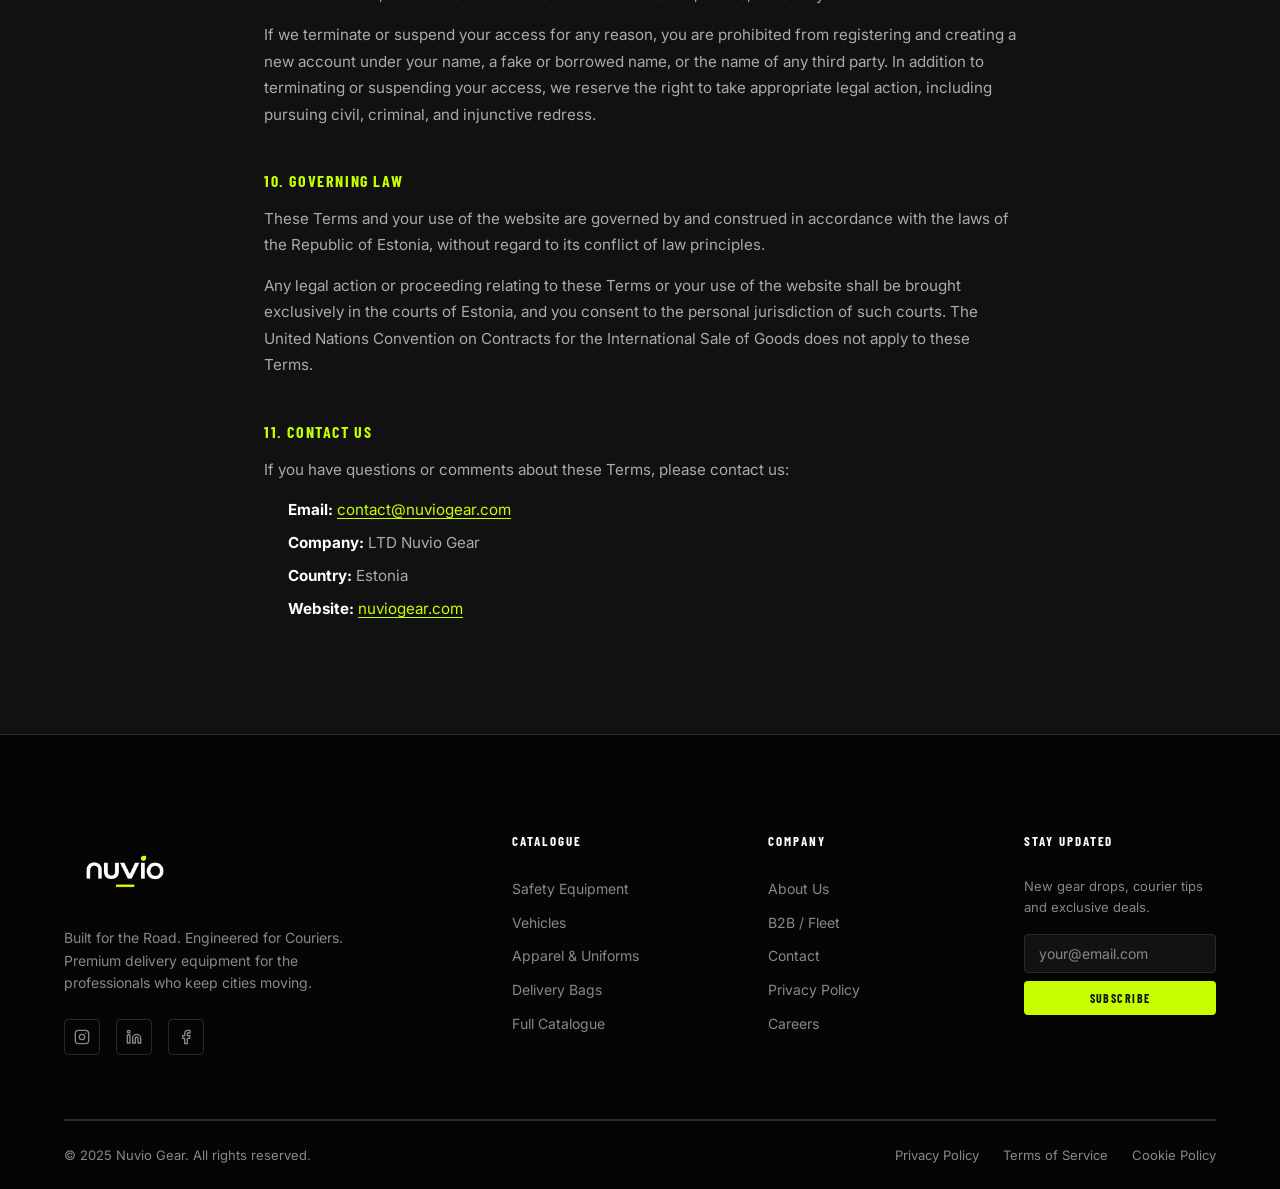
<file: terms.html>
<!DOCTYPE html>
<html lang="en">
<head>
  <meta charset="UTF-8">
  <meta name="viewport" content="width=device-width, initial-scale=1.0">
  <meta name="description" content="Terms of Service for LTD Nuvio Gear. Read our terms and conditions for using nuviogear.com and our B2B catalogue services.">
  <title>Terms of Service — Nuvio Gear</title>

  <link rel="preconnect" href="https://fonts.googleapis.com">
  <link rel="preconnect" href="https://fonts.gstatic.com" crossorigin>
  <link href="https://fonts.googleapis.com/css2?family=Barlow+Condensed:wght@400;600;700;800&family=Inter:wght@400;500;600;700&display=swap" rel="stylesheet">

  <link rel="stylesheet" href="assets/css/main.css">
  <link rel="stylesheet" href="assets/css/components.css">
  <link rel="stylesheet" href="assets/css/responsive.css">

  <style>
    .legal-content {
      max-width: 800px;
      margin: 0 auto;
      padding: var(--space-3xl) var(--space-lg);
    }
    .legal-intro {
      color: #AAAAAA;
      font-size: 0.95rem;
      line-height: 1.75;
      margin-bottom: 0.5rem;
      padding-bottom: var(--space-xl);
      border-bottom: 1px solid var(--color-border);
    }
    .legal-last-updated {
      color: #666666;
      font-size: 0.85rem;
      margin-top: 0.5rem;
    }
    .legal-section-title {
      color: #C6FF00;
      font-family: 'Barlow Condensed', sans-serif;
      font-size: 1rem;
      font-weight: 700;
      letter-spacing: 0.1em;
      text-transform: uppercase;
      margin-top: 2.5rem;
      margin-bottom: 0.75rem;
    }
    .legal-content p {
      color: #AAAAAA;
      line-height: 1.75;
      margin-bottom: 0.85rem;
      font-size: 0.95rem;
    }
    .legal-content ul {
      color: #AAAAAA;
      font-size: 0.95rem;
      line-height: 1.75;
      padding-left: 1.5rem;
      margin-bottom: 1rem;
    }
    .legal-content ul li {
      margin-bottom: 0.4rem;
    }
    .legal-content a {
      color: #C6FF00;
      text-decoration: underline;
      text-underline-offset: 3px;
    }
    .legal-content a:hover {
      opacity: 0.75;
    }
    @media (max-width: 767px) {
      .legal-content {
        padding: var(--space-xl) var(--space-md);
      }
    }
  </style>
</head>
<body>

  <!-- Announcement Bar -->
  <div class="announcement-bar" role="banner" id="announce-bar">
    <p class="announcement-bar__text">
      FREE SHIPPING ON ORDERS OVER €10,000 &nbsp;|&nbsp; B2B Fleet Discounts Available
    </p>
    <button class="announcement-bar__close" aria-label="Dismiss announcement">✕</button>
  </div>

  <!-- Navigation -->
  <nav class="site-nav" role="navigation" aria-label="Main navigation">
    <div class="container nav-inner">

      <a href="index.html" class="nav-logo" aria-label="Nuvio Gear Home">
        <img src="assets/images/nuvio_white_transparent2.png" alt="Nuvio Gear" style="height: 80px; width: auto;">
      </a>

      <ul class="nav-links" role="list">
        <li class="nav-item">
          <a href="products.html" class="nav-link" aria-haspopup="true">Catalogue</a>
          <div class="mega-dropdown" role="region" aria-label="Catalogue categories">
            <a href="products.html?cat=safety-equipment" class="mega-dropdown-item">
              <svg class="mega-dropdown-icon" viewBox="0 0 40 40" fill="none" xmlns="http://www.w3.org/2000/svg" aria-hidden="true">
                <path d="M20 4L6 10v10c0 7 5.8 13.5 14 15.5 8.2-2 14-8.5 14-15.5V10L20 4z" stroke="currentColor" stroke-width="2"/>
                <path d="M14 20l4 4 8-8" stroke="currentColor" stroke-width="2.5" stroke-linecap="round" stroke-linejoin="round"/>
              </svg>
              <div>
                <div class="mega-dropdown-label">Safety Equipment</div>
                <div class="mega-dropdown-desc">Helmets, vests &amp; first aid</div>
              </div>
            </a>
            <a href="products.html?cat=communication" class="mega-dropdown-item">
              <svg class="mega-dropdown-icon" viewBox="0 0 40 40" fill="none" xmlns="http://www.w3.org/2000/svg" aria-hidden="true">
                <circle cx="20" cy="14" r="6" stroke="currentColor" stroke-width="2"/>
                <rect x="9" y="13" width="4" height="6" rx="2" stroke="currentColor" stroke-width="1.5"/>
                <rect x="27" y="13" width="4" height="6" rx="2" stroke="currentColor" stroke-width="1.5"/>
                <path d="M12 14 Q12 8 20 8 Q28 8 28 14" stroke="currentColor" stroke-width="1.5" fill="none"/>
              </svg>
              <div>
                <div class="mega-dropdown-label">Communication</div>
                <div class="mega-dropdown-desc">Intercoms &amp; headsets</div>
              </div>
            </a>
            <a href="products.html?cat=vehicles" class="mega-dropdown-item">
              <svg class="mega-dropdown-icon" viewBox="0 0 40 40" fill="none" xmlns="http://www.w3.org/2000/svg" aria-hidden="true">
                <circle cx="10" cy="28" r="5" stroke="currentColor" stroke-width="2"/>
                <circle cx="30" cy="28" r="5" stroke="currentColor" stroke-width="2"/>
                <path d="M10 28 L18 14 L24 14 L30 28" stroke="currentColor" stroke-width="2" stroke-linecap="round" stroke-linejoin="round"/>
                <line x1="18" y1="14" x2="10" y2="22" stroke="currentColor" stroke-width="1.5" stroke-linecap="round"/>
              </svg>
              <div>
                <div class="mega-dropdown-label">Vehicles</div>
                <div class="mega-dropdown-desc">E-bikes, scooters &amp; cargo</div>
              </div>
            </a>
            <a href="products.html?cat=apparel" class="mega-dropdown-item">
              <svg class="mega-dropdown-icon" viewBox="0 0 40 40" fill="none" xmlns="http://www.w3.org/2000/svg" aria-hidden="true">
                <path d="M14 6 L6 12 L10 14 L10 34 L30 34 L30 14 L34 12 L26 6 Q23 10 20 10 Q17 10 14 6Z" stroke="currentColor" stroke-width="2" fill="none" stroke-linejoin="round"/>
              </svg>
              <div>
                <div class="mega-dropdown-label">Apparel &amp; Uniforms</div>
                <div class="mega-dropdown-desc">Jackets, shirts &amp; pants</div>
              </div>
            </a>
            <a href="products.html?cat=delivery-bags" class="mega-dropdown-item">
              <svg class="mega-dropdown-icon" viewBox="0 0 40 40" fill="none" xmlns="http://www.w3.org/2000/svg" aria-hidden="true">
                <rect x="8" y="12" width="24" height="22" rx="4" stroke="currentColor" stroke-width="2"/>
                <path d="M13 12 L13 8 Q13 5 20 5 Q27 5 27 8 L27 12" stroke="currentColor" stroke-width="2" fill="none"/>
                <line x1="8" y1="20" x2="32" y2="20" stroke="currentColor" stroke-width="1.5"/>
              </svg>
              <div>
                <div class="mega-dropdown-label">Delivery Bags &amp; Storage</div>
                <div class="mega-dropdown-desc">Hard bags, pizza &amp; grocery</div>
              </div>
            </a>
            <a href="products.html?cat=mobile-tech" class="mega-dropdown-item">
              <svg class="mega-dropdown-icon" viewBox="0 0 40 40" fill="none" xmlns="http://www.w3.org/2000/svg" aria-hidden="true">
                <rect x="13" y="5" width="14" height="24" rx="3" stroke="currentColor" stroke-width="2"/>
                <circle cx="20" cy="25" r="2" stroke="currentColor" stroke-width="1.5"/>
                <line x1="16" y1="9" x2="24" y2="9" stroke="currentColor" stroke-width="1.5" stroke-linecap="round"/>
              </svg>
              <div>
                <div class="mega-dropdown-label">Mobile &amp; Tech</div>
                <div class="mega-dropdown-desc">Holders, cameras &amp; cases</div>
              </div>
            </a>
            <a href="products.html?cat=financial-security" class="mega-dropdown-item">
              <svg class="mega-dropdown-icon" viewBox="0 0 40 40" fill="none" xmlns="http://www.w3.org/2000/svg" aria-hidden="true">
                <rect x="6" y="12" width="28" height="20" rx="3" stroke="currentColor" stroke-width="2"/>
                <path d="M12 12 L12 9 Q12 6 20 6 Q28 6 28 9 L28 12" stroke="currentColor" stroke-width="2" fill="none"/>
                <circle cx="20" cy="22" r="4" stroke="currentColor" stroke-width="1.5"/>
              </svg>
              <div>
                <div class="mega-dropdown-label">Financial &amp; Security</div>
                <div class="mega-dropdown-desc">Cash bags &amp; wrist bags</div>
              </div>
            </a>
            <a href="products.html?cat=security-tracking" class="mega-dropdown-item">
              <svg class="mega-dropdown-icon" viewBox="0 0 40 40" fill="none" xmlns="http://www.w3.org/2000/svg" aria-hidden="true">
                <rect x="12" y="18" width="16" height="14" rx="3" stroke="currentColor" stroke-width="2"/>
                <path d="M15 18 L15 13 Q15 7 20 7 Q25 7 25 13 L25 18" stroke="currentColor" stroke-width="2" fill="none"/>
                <circle cx="20" cy="25" r="3" fill="currentColor" opacity="0.7"/>
              </svg>
              <div>
                <div class="mega-dropdown-label">Security &amp; Tracking</div>
                <div class="mega-dropdown-desc">Smart locks &amp; GPS</div>
              </div>
            </a>
            <a href="products.html?cat=charging" class="mega-dropdown-item">
              <svg class="mega-dropdown-icon" viewBox="0 0 40 40" fill="none" xmlns="http://www.w3.org/2000/svg" aria-hidden="true">
                <rect x="10" y="8" width="20" height="28" rx="3" stroke="currentColor" stroke-width="2"/>
                <path d="M22 18 L18 24 L22 24 L18 30" stroke="currentColor" stroke-width="2.5" stroke-linecap="round" stroke-linejoin="round"/>
              </svg>
              <div>
                <div class="mega-dropdown-label">Charging Solutions</div>
                <div class="mega-dropdown-desc">Fast chargers &amp; power banks</div>
              </div>
            </a>
            <a href="products.html?cat=delivery-boxes" class="mega-dropdown-item">
              <svg class="mega-dropdown-icon" viewBox="0 0 40 40" fill="none" xmlns="http://www.w3.org/2000/svg" aria-hidden="true">
                <rect x="6" y="14" width="28" height="20" rx="2" stroke="currentColor" stroke-width="2"/>
                <polyline points="6,20 20,8 34,20" stroke="currentColor" stroke-width="2" stroke-linejoin="round"/>
                <line x1="14" y1="34" x2="14" y2="22" stroke="currentColor" stroke-width="1.5"/>
                <line x1="26" y1="34" x2="26" y2="22" stroke="currentColor" stroke-width="1.5"/>
                <line x1="14" y1="22" x2="26" y2="22" stroke="currentColor" stroke-width="1.5"/>
              </svg>
              <div>
                <div class="mega-dropdown-label">Delivery Boxes</div>
                <div class="mega-dropdown-desc">Hard case &amp; rear rack boxes</div>
              </div>
            </a>
            <a href="products.html?cat=weather-protection" class="mega-dropdown-item">
              <svg class="mega-dropdown-icon" viewBox="0 0 40 40" fill="none" xmlns="http://www.w3.org/2000/svg" aria-hidden="true">
                <path d="M10 20 Q20 6 30 20 L30 32 Q20 36 10 32 Z" stroke="currentColor" stroke-width="2" fill="none"/>
                <line x1="14" y1="38" x2="14" y2="32" stroke="currentColor" stroke-width="2" stroke-linecap="round"/>
                <line x1="20" y1="38" x2="20" y2="32" stroke="currentColor" stroke-width="2" stroke-linecap="round"/>
                <line x1="26" y1="38" x2="26" y2="32" stroke="currentColor" stroke-width="2" stroke-linecap="round"/>
              </svg>
              <div>
                <div class="mega-dropdown-label">Weather Protection</div>
                <div class="mega-dropdown-desc">Raincoats &amp; waterproofs</div>
              </div>
            </a>
            <a href="products.html?cat=protective-gear" class="mega-dropdown-item">
              <svg class="mega-dropdown-icon" viewBox="0 0 40 40" fill="none" xmlns="http://www.w3.org/2000/svg" aria-hidden="true">
                <ellipse cx="15" cy="22" rx="6" ry="10" stroke="currentColor" stroke-width="2"/>
                <line x1="10" y1="18" x2="20" y2="18" stroke="currentColor" stroke-width="1.5"/>
                <line x1="10" y1="26" x2="20" y2="26" stroke="currentColor" stroke-width="1.5"/>
                <ellipse cx="28" cy="18" rx="5" ry="8" stroke="currentColor" stroke-width="2"/>
                <line x1="24" y1="15" x2="32" y2="15" stroke="currentColor" stroke-width="1.5"/>
                <line x1="24" y1="21" x2="32" y2="21" stroke="currentColor" stroke-width="1.5"/>
              </svg>
              <div>
                <div class="mega-dropdown-label">Protective Gear</div>
                <div class="mega-dropdown-desc">Knee &amp; elbow guards</div>
              </div>
            </a>
          </div>
        </li>
        <li><a href="about.html" class="nav-link">About</a></li>
        <li><a href="index.html#fleet" class="nav-link">Partners</a></li>
        <li><a href="contact.html" class="nav-link">Contact</a></li>
      </ul>

      <div class="nav-actions">
        <button class="cart-btn" aria-label="Open cart" aria-expanded="false">
          <svg width="22" height="22" viewBox="0 0 24 24" fill="none" stroke="currentColor" stroke-width="2" stroke-linecap="round" stroke-linejoin="round" aria-hidden="true">
            <path d="M6 2L3 6v14a2 2 0 002 2h14a2 2 0 002-2V6l-3-4z"/>
            <line x1="3" y1="6" x2="21" y2="6"/>
            <path d="M16 10a4 4 0 01-8 0"/>
          </svg>
          <span class="cart-badge" aria-live="polite" aria-atomic="true">0</span>
        </button>
        <button class="hamburger" aria-label="Toggle menu" aria-expanded="false" aria-controls="mobile-nav">
          <span class="hamburger-line"></span>
          <span class="hamburger-line"></span>
          <span class="hamburger-line"></span>
        </button>
      </div>
    </div>
  </nav>

  <!-- Mobile navigation overlay -->
  <div class="mobile-nav" id="mobile-nav" role="dialog" aria-label="Mobile navigation" aria-modal="true">
    <ul class="mobile-nav-links" role="list">
      <li>
        <a href="products.html" class="mobile-nav-link" data-sub-toggle="mobile-shop-sub-terms" aria-expanded="false">
          Catalogue
        </a>
        <div class="mobile-nav-sub" id="mobile-shop-sub-terms" style="display:none">
          <a href="products.html?cat=safety-equipment">Safety Equipment</a>
          <a href="products.html?cat=communication">Communication Equipment</a>
          <a href="products.html?cat=vehicles">Vehicles</a>
          <a href="products.html?cat=apparel">Apparel &amp; Uniforms</a>
          <a href="products.html?cat=delivery-bags">Delivery Bags &amp; Storage</a>
          <a href="products.html?cat=mobile-tech">Mobile &amp; Tech Accessories</a>
          <a href="products.html?cat=financial-security">Financial &amp; Security</a>
          <a href="products.html?cat=security-tracking">Security &amp; Tracking</a>
          <a href="products.html?cat=charging">Charging Solutions</a>
          <a href="products.html?cat=delivery-boxes">Delivery Boxes</a>
          <a href="products.html?cat=weather-protection">Weather Protection</a>
          <a href="products.html?cat=protective-gear">Protective Gear</a>
        </div>
      </li>
      <li><a href="about.html" class="mobile-nav-link">About</a></li>
      <li><a href="index.html#fleet" class="mobile-nav-link">Partners</a></li>
      <li><a href="contact.html" class="mobile-nav-link">Contact</a></li>
    </ul>
  </div>

  <!-- Cart Drawer -->
  <div class="cart-overlay" aria-hidden="true" id="cart-overlay"></div>
  <aside class="cart-drawer" id="cart-drawer" role="dialog" aria-label="Shopping cart" aria-modal="true">
    <div class="cart-header">
      <div>
        <h2 class="cart-title">Your Cart</h2>
        <span class="cart-count">(0 items)</span>
      </div>
      <button class="cart-close" aria-label="Close cart">✕</button>
    </div>
    <div class="cart-items" id="cart-items">
      <div class="cart-empty">
        <svg class="cart-empty-icon" viewBox="0 0 64 64" fill="none" xmlns="http://www.w3.org/2000/svg" aria-hidden="true">
          <path d="M12 16h40l-4 24H16L12 16z" stroke="currentColor" stroke-width="2" stroke-linejoin="round"/>
          <circle cx="22" cy="52" r="3" stroke="currentColor" stroke-width="2"/>
          <circle cx="42" cy="52" r="3" stroke="currentColor" stroke-width="2"/>
          <path d="M8 8h4l4 8" stroke="currentColor" stroke-width="2" stroke-linecap="round"/>
        </svg>
        <p>Your cart is empty</p>
        <a href="products.html" class="btn btn-outline-accent btn-sm">Shop Now</a>
      </div>
    </div>
    <div class="cart-footer">
      <div class="cart-subtotal">
        <span>Subtotal</span>
        <span class="cart-subtotal-amount">€0.00</span>
      </div>
      <div class="cart-total">
        <span>Total</span>
        <span class="cart-total-amount">€0.00</span>
      </div>
      <button class="btn btn-primary btn-full btn-checkout" disabled>Checkout</button>
      <p class="cart-shipping-note">Free shipping on orders over €50 across the EU</p>
    </div>
  </aside>

  <main id="main-content">

    <!-- Page Hero -->
    <section class="page-hero" aria-label="Terms of Service header">
      <div class="container page-hero-content">
        <nav class="breadcrumb" aria-label="Breadcrumb">
          <a href="index.html">Home</a>
          <span class="breadcrumb-sep" aria-hidden="true">/</span>
          <span aria-current="page">Terms of Service</span>
        </nav>
        <h1 class="section-title">Terms of Service</h1>
        <p class="section-subtitle">The terms and conditions governing your use of nuviogear.com and our B2B catalogue services.</p>
      </div>
    </section>

    <!-- Terms Content -->
    <section aria-label="Terms of Service content" style="background: var(--color-bg);">
      <div class="legal-content">

        <p class="legal-intro">
          These Terms of Service ("Terms") constitute a legally binding agreement between you and <strong style="color:#ffffff;">LTD Nuvio Gear</strong> ("Company", "we", "us", or "our") concerning your access to and use of our website at <a href="https://nuviogear.com">nuviogear.com</a> and our B2B catalogue and quote request services.
          <br><br>
          By accessing or using our website, you agree to be bound by these Terms. If you do not agree with all of these Terms, you are prohibited from using the site and must discontinue use immediately.
          <br><br>
          <span class="legal-last-updated">Last updated: June 25, 2026</span>
        </p>

        <!-- 1 -->
        <h2 class="legal-section-title">1. Agreement to terms</h2>
        <p>By accessing nuviogear.com, you confirm that you have read, understood, and agree to be bound by these Terms of Service, including our <a href="privacy.html">Privacy Policy</a> and <a href="cookies.html">Cookie Policy</a>, which are incorporated herein by reference.</p>
        <p>This website is operated as a B2B (business-to-business) platform intended solely for professional and commercial use. It is not intended for consumers or private individuals. You must be at least 18 years of age and acting on behalf of a legitimate business entity to use our services.</p>

        <!-- 2 -->
        <h2 class="legal-section-title">2. Services</h2>
        <p>LTD Nuvio Gear provides an online catalogue of courier equipment products and a quote request system to facilitate B2B procurement. We do not conduct direct retail sales through this website.</p>
        <p>All orders, pricing, and commercial arrangements are concluded via individual quotation and contract between LTD Nuvio Gear and the purchasing business entity. Submission of a quote request does not constitute a binding order or contract until confirmed in writing by LTD Nuvio Gear.</p>
        <p>We reserve the right to modify, suspend, or discontinue any part of our services at any time without prior notice.</p>

        <!-- 3 -->
        <h2 class="legal-section-title">3. Intellectual property</h2>
        <p>All content on this website — including but not limited to text, product descriptions, images, photographs, logos, graphics, icons, and the overall design — is the exclusive property of LTD Nuvio Gear or its licensed content providers and is protected by applicable intellectual property laws.</p>
        <p>You may not reproduce, distribute, modify, transmit, republish, display, or otherwise use any content from this website without the prior express written permission of LTD Nuvio Gear. Unauthorised use may give rise to a claim for damages and/or be a criminal offence.</p>

        <!-- 4 -->
        <h2 class="legal-section-title">4. User representations</h2>
        <p>By using this website, you represent and warrant that:</p>
        <ul>
          <li>You are a business entity or an authorised representative of a business entity</li>
          <li>You are at least 18 years of age</li>
          <li>You have the legal capacity and authority to agree to these Terms</li>
          <li>You will not access the site from a jurisdiction where such use is prohibited</li>
          <li>You will not use the website for any unlawful or unauthorised purpose</li>
          <li>Your use of the site will comply with all applicable laws and regulations</li>
        </ul>

        <!-- 5 -->
        <h2 class="legal-section-title">5. Prohibited activities</h2>
        <p>You may not access or use the site for any purpose other than that for which we make it available. The following activities are expressly prohibited:</p>
        <ul>
          <li>Scraping, crawling, or harvesting data from the website without authorisation</li>
          <li>Sending spam, unsolicited commercial communications, or bulk messages via contact forms</li>
          <li>Submitting false, fraudulent, or speculative quote requests</li>
          <li>Impersonating another person, business, or entity</li>
          <li>Attempting to interfere with, compromise, or circumvent the security of the website</li>
          <li>Uploading or transmitting viruses, malware, or any other malicious code</li>
          <li>Using the website in any manner that could damage, overburden, or impair our servers</li>
          <li>Reverse engineering or decompiling any part of the website</li>
        </ul>

        <!-- 6 -->
        <h2 class="legal-section-title">6. Third party links</h2>
        <p>Our website may contain links to third-party websites, services, or resources. These links are provided for your convenience only. LTD Nuvio Gear has no control over the content, privacy policies, or practices of any third-party sites and accepts no responsibility for them.</p>
        <p>We encourage you to review the terms and privacy policies of any third-party sites you visit. The inclusion of any link does not imply endorsement by LTD Nuvio Gear of that site or its content.</p>

        <!-- 7 -->
        <h2 class="legal-section-title">7. Site management</h2>
        <p>We reserve the right, but not the obligation, to:</p>
        <ul>
          <li>Monitor the website for violations of these Terms</li>
          <li>Take appropriate legal action against anyone who violates these Terms</li>
          <li>Restrict or terminate access to the website for any person, at our sole discretion, without notice or liability</li>
          <li>Remove or edit content on the website at any time for any reason</li>
          <li>Manage the website in a manner designed to protect our rights and property</li>
        </ul>

        <!-- 8 -->
        <h2 class="legal-section-title">8. Privacy policy</h2>
        <p>Your use of the website is also governed by our <a href="privacy.html">Privacy Policy</a>, which is incorporated into these Terms by this reference. By using the website, you consent to the data practices described in our Privacy Policy.</p>
        <p>For full details on how we collect, use, and protect your personal information, please visit <a href="privacy.html">nuviogear.com/privacy.html</a>.</p>

        <!-- 9 -->
        <h2 class="legal-section-title">9. Term and termination</h2>
        <p>These Terms shall remain in full force and effect while you use the website. We reserve the right to deny access to and use of the website, including blocking certain IP addresses, to any person for any reason or for no reason, at our sole discretion and without limitation, notice, or liability.</p>
        <p>If we terminate or suspend your access for any reason, you are prohibited from registering and creating a new account under your name, a fake or borrowed name, or the name of any third party. In addition to terminating or suspending your access, we reserve the right to take appropriate legal action, including pursuing civil, criminal, and injunctive redress.</p>

        <!-- 10 -->
        <h2 class="legal-section-title">10. Governing law</h2>
        <p>These Terms and your use of the website are governed by and construed in accordance with the laws of the Republic of Estonia, without regard to its conflict of law principles.</p>
        <p>Any legal action or proceeding relating to these Terms or your use of the website shall be brought exclusively in the courts of Estonia, and you consent to the personal jurisdiction of such courts. The United Nations Convention on Contracts for the International Sale of Goods does not apply to these Terms.</p>

        <!-- 11 -->
        <h2 class="legal-section-title">11. Contact us</h2>
        <p>If you have questions or comments about these Terms, please contact us:</p>
        <ul>
          <li><strong style="color:#ffffff;">Email:</strong> <a href="mailto:contact@nuviogear.com">contact@nuviogear.com</a></li>
          <li><strong style="color:#ffffff;">Company:</strong> LTD Nuvio Gear</li>
          <li><strong style="color:#ffffff;">Country:</strong> Estonia</li>
          <li><strong style="color:#ffffff;">Website:</strong> <a href="https://nuviogear.com">nuviogear.com</a></li>
        </ul>

      </div>
    </section>

  </main>

  <!-- Footer -->
  <footer class="site-footer" role="contentinfo">
    <div class="container">
      <div class="footer-grid">

        <div class="footer-brand">
          <a href="index.html" class="nav-logo" aria-label="Nuvio Gear Home">
            <img src="assets/images/nuvio_white_transparent2.png" alt="Nuvio Gear" style="height: 80px; width: auto;">
          </a>
          <p class="footer-tagline">
            Built for the Road. Engineered for Couriers. Premium delivery equipment for the professionals who keep cities moving.
          </p>
          <div class="footer-social" aria-label="Social media links">
            <a href="#" class="social-link" aria-label="Follow Nuvio Gear on Instagram" rel="noopener">
              <svg width="16" height="16" viewBox="0 0 24 24" fill="none" stroke="currentColor" stroke-width="2" stroke-linecap="round" stroke-linejoin="round" aria-hidden="true">
                <rect x="2" y="2" width="20" height="20" rx="5"/>
                <circle cx="12" cy="12" r="4"/>
                <circle cx="17.5" cy="6.5" r="1" fill="currentColor" stroke="none"/>
              </svg>
            </a>
            <a href="#" class="social-link" aria-label="Follow Nuvio Gear on LinkedIn" rel="noopener">
              <svg width="16" height="16" viewBox="0 0 24 24" fill="none" stroke="currentColor" stroke-width="2" stroke-linecap="round" stroke-linejoin="round" aria-hidden="true">
                <path d="M16 8a6 6 0 016 6v7h-4v-7a2 2 0 00-2-2 2 2 0 00-2 2v7h-4v-7a6 6 0 016-6z"/>
                <rect x="2" y="9" width="4" height="12"/>
                <circle cx="4" cy="4" r="2"/>
              </svg>
            </a>
            <a href="#" class="social-link" aria-label="Follow Nuvio Gear on Facebook" rel="noopener">
              <svg width="16" height="16" viewBox="0 0 24 24" fill="none" stroke="currentColor" stroke-width="2" stroke-linecap="round" stroke-linejoin="round" aria-hidden="true">
                <path d="M18 2h-3a5 5 0 00-5 5v3H7v4h3v8h4v-8h3l1-4h-4V7a1 1 0 011-1h3z"/>
              </svg>
            </a>
          </div>
        </div>

        <div>
          <h3 class="footer-col-title">Catalogue</h3>
          <ul class="footer-links" role="list">
            <li><a href="products.html?cat=safety-equipment" class="footer-link">Safety Equipment</a></li>
            <li><a href="products.html?cat=vehicles" class="footer-link">Vehicles</a></li>
            <li><a href="products.html?cat=apparel" class="footer-link">Apparel &amp; Uniforms</a></li>
            <li><a href="products.html?cat=delivery-bags" class="footer-link">Delivery Bags</a></li>
            <li><a href="products.html" class="footer-link">Full Catalogue</a></li>
          </ul>
        </div>

        <div>
          <h3 class="footer-col-title">Company</h3>
          <ul class="footer-links" role="list">
            <li><a href="about.html" class="footer-link">About Us</a></li>
            <li><a href="index.html#fleet" class="footer-link">B2B / Fleet</a></li>
            <li><a href="contact.html" class="footer-link">Contact</a></li>
            <li><a href="privacy.html" class="footer-link">Privacy Policy</a></li>
            <li><a href="#" class="footer-link">Careers</a></li>
          </ul>
        </div>

        <div>
          <h3 class="footer-col-title">Stay Updated</h3>
          <p style="font-size:13px; color: var(--color-text-muted); margin-bottom: var(--space-md);">
            New gear drops, courier tips and exclusive deals.
          </p>
          <form class="newsletter-form" action="#" method="post" aria-label="Newsletter signup">
            <input type="email" class="newsletter-input" placeholder="your@email.com" aria-label="Email address" required>
            <button type="submit" class="btn btn-primary btn-sm" style="width:100%">Subscribe</button>
          </form>
        </div>

      </div>

      <hr class="divider">

      <div class="footer-bottom">
        <p class="footer-copy">© 2025 Nuvio Gear. All rights reserved.</p>
        <nav class="footer-legal" aria-label="Legal links">
          <a href="privacy.html">Privacy Policy</a>
          <a href="terms.html">Terms of Service</a>
          <a href="cookies.html">Cookie Policy</a>
        </nav>
      </div>

    </div>
  </footer>

  <script src="assets/js/nav.js"></script>
  <script src="assets/js/cart.js"></script>
  <script src="assets/js/main.js"></script>
</body>
</html>
</file>
<file: assets/css/main.css>
/* =============================================================
   NUVIO GEAR — main.css
   Design tokens, reset, base styles, layout, page sections
   ============================================================= */

/* ── DESIGN TOKENS ── */
:root {
  /* Colors — new system */
  --color-primary:    #111111;  /* Midnight Black */
  --color-secondary:  #C6FF00;  /* Electric Lime */
  --color-card:       #1A1A1A;  /* Near-black card */
  --color-cta-text:   #111111;  /* Text on lime backgrounds */

  /* Legacy aliases — kept so existing CSS rules resolve correctly */
  --color-bg:         #111111;
  --color-bg-card:    #1A1A1A;
  --color-bg-mid:     #1A1A1A;
  --color-accent:     #C6FF00;
  --color-cta:        #C6FF00;
  --color-text:       #FFFFFF;
  --color-text-muted: #888888;
  --color-border:     #2A2A2A;

  /* Typography */
  --font-display: 'Barlow Condensed', sans-serif;
  --font-body:    'Inter', sans-serif;

  /* Spacing scale */
  --space-xs:  4px;
  --space-sm:  8px;
  --space-md:  16px;
  --space-lg:  24px;
  --space-xl:  40px;
  --space-2xl: 64px;
  --space-3xl: 96px;

  /* Layout */
  --max-width: 1280px;
  --nav-height: 72px;
  --announce-height: 40px;

  /* Transitions */
  --transition: 0.3s ease;
  --transition-slow: 0.5s ease;

  /* Shadows */
  --shadow-card: 0 4px 24px rgba(0,0,0,0.4);
  --shadow-lg:   0 8px 48px rgba(0,0,0,0.6);

  /* Border radius */
  --radius-sm: 4px;
  --radius-md: 8px;
  --radius-lg: 16px;
}

/* ── RESET ── */
*,
*::before,
*::after {
  box-sizing: border-box;
  margin: 0;
  padding: 0;
}

html {
  scroll-behavior: smooth;
  font-size: 16px;
  -webkit-text-size-adjust: 100%;
}

body {
  font-family: var(--font-body);
  background-color: var(--color-bg);
  color: var(--color-text);
  line-height: 1.6;
  overflow-x: hidden;
}

img, svg {
  display: block;
  max-width: 100%;
}

a {
  color: inherit;
  text-decoration: none;
}

ul, ol {
  list-style: none;
}

button {
  cursor: pointer;
  border: none;
  background: none;
  font-family: inherit;
}

input, textarea, select {
  font-family: inherit;
  font-size: inherit;
}

/* ── ACCESSIBILITY ── */
:focus-visible {
  outline: 2px solid var(--color-accent);
  outline-offset: 3px;
}

.sr-only {
  position: absolute;
  width: 1px;
  height: 1px;
  padding: 0;
  margin: -1px;
  overflow: hidden;
  clip: rect(0,0,0,0);
  white-space: nowrap;
  border: 0;
}

/* ── REDUCED MOTION ── */
@media (prefers-reduced-motion: reduce) {
  *, *::before, *::after {
    animation-duration: 0.01ms !important;
    animation-iteration-count: 1 !important;
    transition-duration: 0.01ms !important;
    scroll-behavior: auto !important;
  }
}

/* ── LAYOUT UTILITIES ── */
.container {
  width: 100%;
  max-width: var(--max-width);
  margin-inline: auto;
  padding-inline: var(--space-md);
}

@media (min-width: 768px) {
  .container { padding-inline: var(--space-xl); }
}

.section-title {
  font-family: var(--font-display);
  font-size: clamp(32px, 5vw, 56px);
  font-weight: 700;
  letter-spacing: 0.05em;
  text-transform: uppercase;
  line-height: 1;
  color: var(--color-text);
}

.section-subtitle {
  font-size: 16px;
  color: var(--color-text-muted);
  margin-top: var(--space-md);
  max-width: 480px;
}

.accent {
  color: var(--color-accent);
}

/* ── SCROLL FADE-IN ANIMATION ── */
.fade-in {
  opacity: 0;
  transform: translateY(32px);
  transition: opacity 0.6s ease, transform 0.6s ease;
}

.fade-in.visible {
  opacity: 1;
  transform: translateY(0);
}

.fade-in-delay-1 { transition-delay: 0.1s; }
.fade-in-delay-2 { transition-delay: 0.2s; }
.fade-in-delay-3 { transition-delay: 0.3s; }
.fade-in-delay-4 { transition-delay: 0.4s; }

/* ── ANNOUNCEMENT BAR ── */
.announcement-bar {
  background-color: var(--color-bg-card);
  border-bottom: 1px solid var(--color-accent);
  height: var(--announce-height);
  display: flex;
  align-items: center;
  justify-content: center;
  position: relative;
  z-index: 200;
  overflow: hidden;
  transition: height var(--transition), opacity var(--transition);
}

.announcement-bar.hidden {
  height: 0;
  opacity: 0;
  pointer-events: none;
}

.announcement-bar__text {
  font-family: var(--font-display);
  font-size: 13px;
  font-weight: 600;
  letter-spacing: 0.12em;
  text-transform: uppercase;
  color: var(--color-accent);
  text-align: center;
  padding-inline: var(--space-xl);
}

.announcement-bar__close {
  position: absolute;
  right: var(--space-md);
  top: 50%;
  transform: translateY(-50%);
  width: 28px;
  height: 28px;
  display: flex;
  align-items: center;
  justify-content: center;
  color: var(--color-accent);
  font-size: 18px;
  line-height: 1;
  transition: color var(--transition), transform var(--transition);
  border-radius: var(--radius-sm);
}

.announcement-bar__close:hover {
  color: var(--color-text);
  transform: translateY(-50%) rotate(90deg);
}

/* ── NAVIGATION ── */
.site-nav {
  position: sticky;
  top: 0;
  z-index: 100;
  height: var(--nav-height);
  background-color: rgba(17, 17, 17, 0.92);
  backdrop-filter: blur(12px);
  -webkit-backdrop-filter: blur(12px);
  border-bottom: 1px solid var(--color-border);
  transition: box-shadow var(--transition), background-color var(--transition);
}

.site-nav.scrolled {
  box-shadow: 0 4px 24px rgba(0,0,0,0.5);
  background-color: rgba(17, 17, 17, 0.98);
}

.nav-inner {
  height: 100%;
  display: flex;
  align-items: center;
  justify-content: space-between;
  gap: var(--space-lg);
}

.nav-logo {
  font-family: var(--font-display);
  font-size: 24px;
  font-weight: 800;
  letter-spacing: 0.18em;
  text-transform: uppercase;
  color: var(--color-text);
  flex-shrink: 0;
  transition: color var(--transition);
}

.nav-logo span {
  color: var(--color-accent);
}

.nav-logo:hover { color: var(--color-accent); }

.nav-links {
  display: none;
  align-items: center;
  gap: var(--space-xl);
}

@media (min-width: 1024px) {
  .nav-links { display: flex; }
}

.nav-link {
  font-family: var(--font-display);
  font-size: 14px;
  font-weight: 600;
  letter-spacing: 0.1em;
  text-transform: uppercase;
  color: var(--color-text-muted);
  transition: color var(--transition);
  position: relative;
  padding-block: var(--space-xs);
}

.nav-link::after {
  content: '';
  position: absolute;
  bottom: -2px;
  left: 0;
  width: 0;
  height: 2px;
  background: var(--color-accent);
  transition: width var(--transition);
}

.nav-link:hover,
.nav-link.active {
  color: var(--color-text);
}

.nav-link:hover::after,
.nav-link.active::after {
  width: 100%;
}

/* Mega dropdown */
.nav-item {
  position: relative;
}

.mega-dropdown {
  position: absolute;
  top: calc(100% + 16px);
  left: 50%;
  transform: translateX(-50%);
  background: var(--color-bg-card);
  border: 1px solid var(--color-border);
  border-radius: var(--radius-md);
  padding: var(--space-lg);
  min-width: 840px;
  display: grid;
  grid-template-columns: repeat(3, 1fr);
  gap: var(--space-md);
  opacity: 0;
  pointer-events: none;
  transform: translateX(-50%) translateY(8px);
  transition: opacity var(--transition), transform var(--transition);
  box-shadow: var(--shadow-lg);
}

.nav-item:hover .mega-dropdown,
.nav-item:focus-within .mega-dropdown {
  opacity: 1;
  pointer-events: auto;
  transform: translateX(-50%) translateY(0);
}

.mega-dropdown-item {
  display: flex;
  align-items: center;
  gap: var(--space-md);
  padding: var(--space-md);
  border-radius: var(--radius-sm);
  transition: background var(--transition);
}

.mega-dropdown-item:hover {
  background: rgba(198, 255, 0, 0.08);
}

.mega-dropdown-icon {
  width: 40px;
  height: 40px;
  flex-shrink: 0;
  color: var(--color-accent);
}

.mega-dropdown-label {
  font-family: var(--font-display);
  font-size: 14px;
  font-weight: 700;
  letter-spacing: 0.08em;
  text-transform: uppercase;
  color: var(--color-text);
}

.mega-dropdown-desc {
  font-size: 12px;
  color: var(--color-text-muted);
  margin-top: 2px;
}

/* Nav actions */
.nav-actions {
  display: flex;
  align-items: center;
  gap: var(--space-md);
}

.cart-btn {
  position: relative;
  width: 40px;
  height: 40px;
  display: flex;
  align-items: center;
  justify-content: center;
  color: var(--color-text);
  border-radius: var(--radius-sm);
  transition: color var(--transition), background var(--transition);
}

.cart-btn:hover {
  color: var(--color-accent);
  background: rgba(245, 166, 35, 0.1);
}

.cart-badge {
  position: absolute;
  top: 4px;
  right: 4px;
  background: var(--color-accent);
  color: var(--color-bg);
  font-size: 10px;
  font-weight: 700;
  width: 16px;
  height: 16px;
  border-radius: 50%;
  display: flex;
  align-items: center;
  justify-content: center;
  opacity: 0;
  transform: scale(0);
  transition: opacity var(--transition), transform var(--transition);
}

.cart-badge.active {
  opacity: 1;
  transform: scale(1);
}

.hamburger {
  display: flex;
  flex-direction: column;
  gap: 5px;
  width: 32px;
  padding: 4px;
  border-radius: var(--radius-sm);
  transition: background var(--transition);
}

@media (min-width: 1024px) {
  .hamburger { display: none; }
}

.hamburger:hover { background: rgba(255,255,255,0.06); }

.hamburger-line {
  height: 2px;
  background: var(--color-text);
  border-radius: 2px;
  transition: transform var(--transition), opacity var(--transition), width var(--transition);
  transform-origin: left center;
}

.hamburger.open .hamburger-line:nth-child(1) {
  transform: rotate(45deg) translateY(-1px);
}

.hamburger.open .hamburger-line:nth-child(2) {
  opacity: 0;
  transform: scaleX(0);
}

.hamburger.open .hamburger-line:nth-child(3) {
  transform: rotate(-45deg) translateY(1px);
}

/* Mobile nav overlay */
.mobile-nav {
  position: fixed;
  inset: 0;
  z-index: 99;
  background: var(--color-bg);
  display: flex;
  flex-direction: column;
  padding: calc(var(--nav-height) + var(--space-xl)) var(--space-lg) var(--space-xl);
  transform: translateX(100%);
  transition: transform var(--transition-slow);
  overflow-y: auto;
}

.mobile-nav.open {
  transform: translateX(0);
}

.mobile-nav-links {
  display: flex;
  flex-direction: column;
  gap: var(--space-md);
}

.mobile-nav-link {
  font-family: var(--font-display);
  font-size: 32px;
  font-weight: 700;
  letter-spacing: 0.08em;
  text-transform: uppercase;
  color: var(--color-text-muted);
  padding-block: var(--space-sm);
  border-bottom: 1px solid var(--color-border);
  transition: color var(--transition);
}

.mobile-nav-link:hover { color: var(--color-accent); }

.mobile-nav-sub {
  padding-left: var(--space-lg);
  margin-top: var(--space-sm);
  display: flex;
  flex-direction: column;
  gap: var(--space-sm);
}

.mobile-nav-sub a {
  font-size: 16px;
  color: var(--color-text-muted);
  transition: color var(--transition);
}

.mobile-nav-sub a:hover { color: var(--color-accent); }

/* ── HERO SECTION ── */
.hero {
  min-height: 100svh;
  display: flex;
  align-items: center;
  position: relative;
  overflow: hidden;
  background-color: var(--color-bg);
}

/* CSS-only geometric pattern */
.hero-bg {
  position: absolute;
  inset: 0;
  z-index: 0;
  background-image:
    linear-gradient(135deg, rgba(198,255,0,0.04) 25%, transparent 25%),
    linear-gradient(225deg, rgba(198,255,0,0.04) 25%, transparent 25%),
    linear-gradient(315deg, rgba(198,255,0,0.04) 25%, transparent 25%),
    linear-gradient(45deg,  rgba(198,255,0,0.04) 25%, transparent 25%);
  background-size: 64px 64px;
  background-position: 0 0, 32px 0, 32px -32px, 0 32px;
}

/* Diagonal accent lines */
.hero-bg::before {
  content: '';
  position: absolute;
  inset: 0;
  background: linear-gradient(
    135deg,
    transparent 0%,
    transparent 45%,
    rgba(198,255,0,0.06) 45%,
    rgba(198,255,0,0.06) 55%,
    transparent 55%,
    transparent 100%
  );
}

/* Radial gradient overlay */
.hero-bg::after {
  content: '';
  position: absolute;
  inset: 0;
  background: radial-gradient(ellipse at 70% 50%, rgba(26,26,26,0.6) 0%, rgba(17,17,17,0.85) 70%);
}

.hero-content {
  position: relative;
  z-index: 1;
  padding-block: var(--space-3xl);
  max-width: 720px;
}

.hero-eyebrow {
  font-family: var(--font-display);
  font-size: 13px;
  font-weight: 600;
  letter-spacing: 0.25em;
  text-transform: uppercase;
  color: var(--color-accent);
  margin-bottom: var(--space-lg);
  display: flex;
  align-items: center;
  gap: var(--space-md);
}

.hero-eyebrow::before {
  content: '';
  width: 32px;
  height: 2px;
  background: var(--color-accent);
}

.hero-title {
  font-family: var(--font-display);
  font-size: clamp(56px, 9vw, 96px);
  font-weight: 800;
  line-height: 0.95;
  letter-spacing: 0.02em;
  text-transform: uppercase;
  color: var(--color-text);
  margin-bottom: var(--space-lg);
}

.hero-title .line-accent {
  color: var(--color-accent);
  display: block;
}

.hero-sub {
  font-size: clamp(16px, 2vw, 20px);
  color: var(--color-text-muted);
  line-height: 1.5;
  max-width: 480px;
  margin-bottom: var(--space-xl);
}

.hero-ctas {
  display: flex;
  flex-wrap: wrap;
  gap: var(--space-md);
  align-items: center;
}

.hero-scroll {
  position: absolute;
  bottom: var(--space-xl);
  left: 50%;
  transform: translateX(-50%);
  z-index: 1;
  display: flex;
  flex-direction: column;
  align-items: center;
  gap: var(--space-sm);
  color: var(--color-text-muted);
  font-size: 11px;
  letter-spacing: 0.15em;
  text-transform: uppercase;
  font-family: var(--font-display);
}

.scroll-arrow {
  width: 24px;
  height: 24px;
  animation: bounce 2s ease-in-out infinite;
}

@keyframes bounce {
  0%, 100% { transform: translateY(0); }
  50%       { transform: translateY(8px); }
}

/* ── FEATURED CATEGORIES ── */
.categories {
  padding-block: var(--space-3xl);
  background: var(--color-bg);
}

.categories-header {
  display: flex;
  align-items: flex-end;
  justify-content: space-between;
  margin-bottom: var(--space-xl);
  flex-wrap: wrap;
  gap: var(--space-md);
}

.categories-grid {
  display: grid;
  grid-template-columns: repeat(2, 1fr);
  gap: var(--space-md);
}

@media (min-width: 768px) {
  .categories-grid { grid-template-columns: repeat(3, 1fr); }
}

.category-card {
  position: relative;
  aspect-ratio: 3/2;
  overflow: hidden;
  border-radius: var(--radius-md);
  cursor: pointer;
  display: block;
}

.category-card-img {
  width: 100%;
  height: 100%;
  object-fit: cover;
  transition: transform var(--transition-slow);
}

.category-card svg {
  width: 100%;
  height: 100%;
  transition: transform var(--transition-slow);
}

.category-card:hover svg,
.category-card:hover .category-card-img {
  transform: scale(1.05);
}

.category-card-overlay {
  position: absolute;
  inset: 0;
  background: linear-gradient(to top, rgba(17,17,17,0.85) 0%, rgba(17,17,17,0.1) 60%);
  transition: background var(--transition);
}

.category-card:hover .category-card-overlay {
  background: linear-gradient(to top, rgba(17,17,17,0.92) 0%, rgba(17,17,17,0.3) 60%);
}

.category-card-info {
  position: absolute;
  bottom: var(--space-lg);
  left: var(--space-lg);
  right: var(--space-lg);
}

.category-card-name {
  font-family: var(--font-display);
  font-size: 28px;
  font-weight: 700;
  letter-spacing: 0.06em;
  text-transform: uppercase;
  color: var(--color-text);
  line-height: 1;
}

.category-card-count {
  font-size: 13px;
  color: var(--color-accent);
  margin-top: var(--space-xs);
  font-weight: 600;
  letter-spacing: 0.08em;
}

/* ── BESTSELLERS ── */
.bestsellers {
  padding-block: var(--space-3xl);
  background: var(--color-bg-mid);
}

.bestsellers-header {
  margin-bottom: var(--space-2xl);
}

/* ── BRAND PROMISE ── */
.brand-promise {
  padding-block: var(--space-2xl);
  background: var(--color-bg);
  border-top: 1px solid var(--color-border);
  border-bottom: 1px solid var(--color-border);
}

.promise-grid {
  display: grid;
  grid-template-columns: 1fr;
  gap: var(--space-lg);
}

@media (min-width: 640px) {
  .promise-grid { grid-template-columns: repeat(3, 1fr); }
}

.promise-item {
  display: flex;
  flex-direction: column;
  align-items: center;
  text-align: center;
  padding: var(--space-xl);
  background: var(--color-bg-card);
  border-radius: var(--radius-md);
  border: 1px solid var(--color-border);
  transition: border-color var(--transition), transform var(--transition);
}

.promise-item:hover {
  border-color: var(--color-accent);
  transform: translateY(-4px);
}

.promise-icon {
  width: 48px;
  height: 48px;
  color: var(--color-accent);
  margin-bottom: var(--space-lg);
}

.promise-stat {
  font-family: var(--font-display);
  font-size: 40px;
  font-weight: 800;
  letter-spacing: 0.02em;
  color: var(--color-text);
  line-height: 1;
}

.promise-label {
  font-size: 14px;
  color: var(--color-text-muted);
  margin-top: var(--space-sm);
  letter-spacing: 0.05em;
  text-transform: uppercase;
  font-weight: 600;
}

/* ── B2B FLEET SECTION ── */
.fleet-section {
  padding-block: var(--space-3xl);
  background: var(--color-bg-card);
  position: relative;
  overflow: hidden;
}

.fleet-section::before {
  content: '';
  position: absolute;
  top: 0;
  right: -10%;
  width: 50%;
  height: 100%;
  background: linear-gradient(135deg, transparent 40%, rgba(198,255,0,0.04) 100%);
  pointer-events: none;
}

.fleet-inner {
  display: grid;
  grid-template-columns: 1fr;
  gap: var(--space-2xl);
  align-items: center;
}

@media (min-width: 1024px) {
  .fleet-inner { grid-template-columns: 1fr 1fr; }
}

.fleet-content .section-title {
  margin-bottom: var(--space-lg);
}

.fleet-features {
  display: flex;
  flex-direction: column;
  gap: var(--space-md);
  margin: var(--space-xl) 0;
}

.fleet-feature {
  display: flex;
  align-items: center;
  gap: var(--space-md);
  font-size: 15px;
  color: var(--color-text-muted);
}

.fleet-feature-icon {
  width: 20px;
  height: 20px;
  color: var(--color-accent);
  flex-shrink: 0;
}

.fleet-logos {
  display: flex;
  align-items: center;
  gap: var(--space-lg);
  flex-wrap: wrap;
  margin-top: var(--space-xl);
  padding-top: var(--space-xl);
  border-top: 1px solid var(--color-border);
}

.fleet-logo-label {
  font-size: 11px;
  text-transform: uppercase;
  letter-spacing: 0.12em;
  color: var(--color-text-muted);
  font-weight: 600;
}

.fleet-logo-tag {
  font-family: var(--font-display);
  font-size: 13px;
  font-weight: 700;
  letter-spacing: 0.08em;
  color: var(--color-text);
  background: rgba(255,255,255,0.06);
  padding: 4px 12px;
  border-radius: var(--radius-sm);
  border: 1px solid var(--color-border);
}

/* Fleet form */
.fleet-form-wrap {
  background: rgba(17,17,17,0.6);
  border: 1px solid var(--color-border);
  border-radius: var(--radius-lg);
  padding: var(--space-xl);
}

.fleet-form-title {
  font-family: var(--font-display);
  font-size: 22px;
  font-weight: 700;
  letter-spacing: 0.06em;
  text-transform: uppercase;
  margin-bottom: var(--space-xl);
  color: var(--color-text);
}

/* ── TESTIMONIALS ── */
.testimonials {
  padding-block: var(--space-3xl);
  background: var(--color-bg);
}

.testimonials-header {
  margin-bottom: var(--space-2xl);
}

.testimonials-scroll {
  display: grid;
  grid-template-columns: 1fr;
  gap: var(--space-lg);
  overflow-x: auto;
  -webkit-overflow-scrolling: touch;
  scroll-snap-type: x mandatory;
  scrollbar-width: none;
  padding-bottom: var(--space-sm);
}

.testimonials-scroll::-webkit-scrollbar { display: none; }

@media (min-width: 768px) {
  .testimonials-scroll {
    grid-template-columns: repeat(3, minmax(320px, 1fr));
    overflow-x: auto;
  }
}

.testimonial-card {
  background: var(--color-bg-card);
  border: 1px solid var(--color-border);
  border-radius: var(--radius-md);
  padding: var(--space-xl);
  scroll-snap-align: start;
  flex-shrink: 0;
  transition: border-color var(--transition), transform var(--transition);
}

.testimonial-card:hover {
  border-color: var(--color-accent);
  transform: translateY(-4px);
}

.stars {
  display: flex;
  gap: 3px;
  margin-bottom: var(--space-md);
}

.star {
  width: 16px;
  height: 16px;
  color: var(--color-accent);
  fill: var(--color-accent);
}

.testimonial-quote {
  font-size: 16px;
  line-height: 1.7;
  color: var(--color-text-muted);
  margin-bottom: var(--space-xl);
  font-style: italic;
}

.testimonial-author {
  display: flex;
  align-items: center;
  gap: var(--space-md);
}

.author-avatar {
  width: 44px;
  height: 44px;
  border-radius: 50%;
  background: var(--color-accent);
  display: flex;
  align-items: center;
  justify-content: center;
  font-family: var(--font-display);
  font-size: 18px;
  font-weight: 800;
  color: var(--color-bg);
  flex-shrink: 0;
}

.author-name {
  font-weight: 700;
  font-size: 15px;
  color: var(--color-text);
}

.author-city {
  font-size: 13px;
  color: var(--color-text-muted);
}

/* ── FOOTER ── */
.site-footer {
  background: #050505;
  border-top: 1px solid var(--color-border);
  padding-top: var(--space-3xl);
}

.footer-grid {
  display: grid;
  grid-template-columns: 1fr;
  gap: var(--space-2xl);
  padding-bottom: var(--space-2xl);
}

@media (min-width: 640px) {
  .footer-grid { grid-template-columns: repeat(2, 1fr); }
}

@media (min-width: 1024px) {
  .footer-grid { grid-template-columns: 2fr 1fr 1fr 1fr; }
}

.footer-brand .nav-logo {
  font-size: 28px;
  margin-bottom: var(--space-md);
  display: block;
}

.footer-tagline {
  font-size: 14px;
  color: var(--color-text-muted);
  line-height: 1.6;
  margin-bottom: var(--space-lg);
  max-width: 280px;
}

.footer-social {
  display: flex;
  gap: var(--space-md);
}

.social-link {
  width: 36px;
  height: 36px;
  display: flex;
  align-items: center;
  justify-content: center;
  border: 1px solid var(--color-border);
  border-radius: var(--radius-sm);
  color: var(--color-text-muted);
  transition: color var(--transition), border-color var(--transition), background var(--transition);
}

.social-link:hover {
  color: var(--color-accent);
  border-color: var(--color-accent);
  background: rgba(198,255,0,0.08);
}

.footer-col-title {
  font-family: var(--font-display);
  font-size: 13px;
  font-weight: 700;
  letter-spacing: 0.15em;
  text-transform: uppercase;
  color: var(--color-text);
  margin-bottom: var(--space-lg);
}

.footer-links {
  display: flex;
  flex-direction: column;
  gap: var(--space-sm);
}

.footer-link {
  font-size: 14px;
  color: var(--color-text-muted);
  transition: color var(--transition);
}

.footer-link:hover { color: var(--color-accent); }

/* Newsletter */
.newsletter-form {
  display: flex;
  flex-direction: column;
  gap: var(--space-sm);
  margin-top: var(--space-sm);
}

.newsletter-input {
  background: rgba(255,255,255,0.05);
  border: 1px solid var(--color-border);
  border-radius: var(--radius-sm);
  padding: 10px 14px;
  color: var(--color-text);
  font-size: 14px;
  transition: border-color var(--transition);
  width: 100%;
}

.newsletter-input::placeholder { color: var(--color-text-muted); }

.newsletter-input:focus {
  outline: none;
  border-color: var(--color-accent);
}

.footer-bottom {
  border-top: 1px solid var(--color-border);
  padding-block: var(--space-lg);
  display: flex;
  align-items: center;
  justify-content: space-between;
  flex-wrap: wrap;
  gap: var(--space-md);
}

.footer-copy {
  font-size: 13px;
  color: var(--color-text-muted);
}

.footer-legal {
  display: flex;
  gap: var(--space-lg);
}

.footer-legal a {
  font-size: 13px;
  color: var(--color-text-muted);
  transition: color var(--transition);
}

.footer-legal a:hover { color: var(--color-accent); }

/* ── CART DRAWER ── */
.cart-overlay {
  position: fixed;
  inset: 0;
  background: rgba(0,0,0,0.6);
  z-index: 300;
  opacity: 0;
  pointer-events: none;
  transition: opacity var(--transition);
  backdrop-filter: blur(4px);
}

.cart-overlay.open {
  opacity: 1;
  pointer-events: auto;
}

.cart-drawer {
  position: fixed;
  top: 0;
  right: 0;
  width: min(400px, 100vw);
  height: 100%;
  background: var(--color-bg-card);
  border-left: 1px solid var(--color-border);
  z-index: 301;
  display: flex;
  flex-direction: column;
  transform: translateX(100%);
  transition: transform var(--transition-slow);
}

.cart-drawer.open {
  transform: translateX(0);
}

.cart-header {
  display: flex;
  align-items: center;
  justify-content: space-between;
  padding: var(--space-lg) var(--space-xl);
  border-bottom: 1px solid var(--color-border);
}

.cart-title {
  font-family: var(--font-display);
  font-size: 20px;
  font-weight: 700;
  letter-spacing: 0.08em;
  text-transform: uppercase;
}

.cart-count {
  font-size: 14px;
  color: var(--color-text-muted);
}

.cart-close {
  width: 36px;
  height: 36px;
  display: flex;
  align-items: center;
  justify-content: center;
  border-radius: var(--radius-sm);
  color: var(--color-text-muted);
  font-size: 20px;
  transition: color var(--transition), background var(--transition);
}

.cart-close:hover {
  color: var(--color-text);
  background: rgba(255,255,255,0.06);
}

.cart-items {
  flex: 1;
  overflow-y: auto;
  padding: var(--space-lg) var(--space-xl);
  display: flex;
  flex-direction: column;
  gap: var(--space-lg);
}

.cart-empty {
  display: flex;
  flex-direction: column;
  align-items: center;
  justify-content: center;
  height: 100%;
  gap: var(--space-lg);
  color: var(--color-text-muted);
  text-align: center;
}

.cart-empty-icon {
  width: 64px;
  height: 64px;
  opacity: 0.3;
}

.cart-empty p {
  font-size: 16px;
}

.cart-item {
  display: grid;
  grid-template-columns: 64px 1fr auto;
  gap: var(--space-md);
  align-items: center;
}

.cart-item-img {
  width: 64px;
  height: 64px;
  border-radius: var(--radius-sm);
  overflow: hidden;
  background: var(--color-bg);
  flex-shrink: 0;
}

.cart-item-name {
  font-size: 14px;
  font-weight: 600;
  color: var(--color-text);
  margin-bottom: 4px;
}

.cart-item-price {
  font-size: 13px;
  color: var(--color-accent);
  font-weight: 700;
}

.cart-item-qty {
  display: flex;
  align-items: center;
  gap: var(--space-sm);
  margin-top: var(--space-sm);
}

.qty-btn {
  width: 24px;
  height: 24px;
  border: 1px solid var(--color-border);
  border-radius: var(--radius-sm);
  display: flex;
  align-items: center;
  justify-content: center;
  font-size: 14px;
  color: var(--color-text);
  transition: border-color var(--transition), background var(--transition);
}

.qty-btn:hover {
  border-color: var(--color-accent);
  background: rgba(198,255,0,0.1);
}

.qty-value {
  font-size: 14px;
  font-weight: 700;
  min-width: 20px;
  text-align: center;
}

.cart-item-remove {
  color: var(--color-text-muted);
  font-size: 18px;
  line-height: 1;
  padding: 4px;
  border-radius: var(--radius-sm);
  transition: color var(--transition);
}

.cart-item-remove:hover { color: #ff4444; }

.cart-footer {
  padding: var(--space-xl);
  border-top: 1px solid var(--color-border);
  background: var(--color-bg);
}

.cart-subtotal {
  display: flex;
  justify-content: space-between;
  margin-bottom: var(--space-sm);
  font-size: 14px;
  color: var(--color-text-muted);
}

.cart-total {
  display: flex;
  justify-content: space-between;
  margin-bottom: var(--space-lg);
  font-family: var(--font-display);
  font-size: 22px;
  font-weight: 700;
  text-transform: uppercase;
}

.cart-total span:last-child { color: var(--color-accent); }

.cart-shipping-note {
  font-size: 12px;
  color: var(--color-text-muted);
  text-align: center;
  margin-top: var(--space-md);
}

/* ── PAGE HERO (inner pages) ── */
.page-hero {
  padding-block: var(--space-3xl);
  background: var(--color-bg-card);
  border-bottom: 1px solid var(--color-border);
  position: relative;
  overflow: hidden;
}

.page-hero::after {
  content: '';
  position: absolute;
  inset: 0;
  background-image:
    linear-gradient(135deg, rgba(198,255,0,0.03) 25%, transparent 25%),
    linear-gradient(225deg, rgba(198,255,0,0.03) 25%, transparent 25%),
    linear-gradient(315deg, rgba(198,255,0,0.03) 25%, transparent 25%),
    linear-gradient(45deg,  rgba(198,255,0,0.03) 25%, transparent 25%);
  background-size: 40px 40px;
  pointer-events: none;
}

.page-hero-content { position: relative; z-index: 1; }

.breadcrumb {
  display: flex;
  align-items: center;
  gap: var(--space-sm);
  font-size: 13px;
  color: var(--color-text-muted);
  margin-bottom: var(--space-lg);
  flex-wrap: wrap;
}

.breadcrumb a {
  color: var(--color-text-muted);
  transition: color var(--transition);
}

.breadcrumb a:hover { color: var(--color-accent); }

.breadcrumb-sep {
  opacity: 0.4;
}

/* ── PRODUCTS PAGE ── */
.products-layout {
  padding-block: var(--space-3xl);
}

.products-inner {
  display: grid;
  grid-template-columns: 1fr;
  gap: var(--space-2xl);
}

@media (min-width: 1024px) {
  .products-inner { grid-template-columns: 280px 1fr; }
}

/* Sidebar filter */
.filter-sidebar {
  background: var(--color-bg-card);
  border: 1px solid var(--color-border);
  border-radius: var(--radius-md);
  padding: var(--space-xl);
  height: fit-content;
  position: sticky;
  top: calc(var(--nav-height) + var(--space-lg));
}

.filter-title {
  font-family: var(--font-display);
  font-size: 18px;
  font-weight: 700;
  letter-spacing: 0.08em;
  text-transform: uppercase;
  margin-bottom: var(--space-xl);
  padding-bottom: var(--space-md);
  border-bottom: 1px solid var(--color-border);
}

.filter-group {
  margin-bottom: var(--space-xl);
}

.filter-group-title {
  font-size: 12px;
  font-weight: 700;
  letter-spacing: 0.15em;
  text-transform: uppercase;
  color: var(--color-text-muted);
  margin-bottom: var(--space-md);
}

.filter-options {
  display: flex;
  flex-direction: column;
  gap: var(--space-sm);
}

.filter-option {
  display: flex;
  align-items: center;
  gap: var(--space-sm);
  cursor: pointer;
  padding: 6px 0;
}

.filter-option input[type="checkbox"],
.filter-option input[type="radio"] {
  width: 16px;
  height: 16px;
  accent-color: var(--color-accent);
  cursor: pointer;
}

.filter-option-label {
  font-size: 14px;
  color: var(--color-text-muted);
  transition: color var(--transition);
  flex: 1;
}

.filter-option:hover .filter-option-label { color: var(--color-text); }

.filter-option-count {
  font-size: 12px;
  color: var(--color-text-muted);
  background: rgba(255,255,255,0.05);
  padding: 2px 8px;
  border-radius: 99px;
}

.price-range {
  display: flex;
  flex-direction: column;
  gap: var(--space-sm);
}

.price-inputs {
  display: flex;
  gap: var(--space-sm);
  align-items: center;
}

.price-input {
  flex: 1;
  background: var(--color-bg);
  border: 1px solid var(--color-border);
  border-radius: var(--radius-sm);
  padding: 8px 10px;
  color: var(--color-text);
  font-size: 13px;
  transition: border-color var(--transition);
}

.price-input:focus {
  outline: none;
  border-color: var(--color-accent);
}

.price-sep {
  color: var(--color-text-muted);
  font-size: 14px;
}

/* Products grid */
.products-grid-header {
  display: flex;
  align-items: center;
  justify-content: space-between;
  margin-bottom: var(--space-xl);
  flex-wrap: wrap;
  gap: var(--space-md);
}

.products-count {
  font-size: 14px;
  color: var(--color-text-muted);
}

.sort-select {
  background: var(--color-bg-card);
  border: 1px solid var(--color-border);
  border-radius: var(--radius-sm);
  padding: 8px 32px 8px 14px;
  color: var(--color-text);
  font-size: 14px;
  cursor: pointer;
  -webkit-appearance: none;
  appearance: none;
  background-image: url("data:image/svg+xml,%3Csvg xmlns='http://www.w3.org/2000/svg' width='12' height='8' fill='none'%3E%3Cpath d='M1 1l5 5 5-5' stroke='%23AAAAAA' stroke-width='1.5' stroke-linecap='round'/%3E%3C/svg%3E");
  background-repeat: no-repeat;
  background-position: right 10px center;
  transition: border-color var(--transition);
}

.sort-select:focus {
  outline: none;
  border-color: var(--color-accent);
}

/* Pagination */
.pagination {
  display: flex;
  justify-content: center;
  gap: var(--space-sm);
  margin-top: var(--space-2xl);
  flex-wrap: wrap;
}

.page-btn {
  width: 40px;
  height: 40px;
  display: flex;
  align-items: center;
  justify-content: center;
  border: 1px solid var(--color-border);
  border-radius: var(--radius-sm);
  font-size: 14px;
  font-weight: 600;
  color: var(--color-text-muted);
  transition: all var(--transition);
}

.page-btn:hover,
.page-btn.active {
  border-color: var(--color-accent);
  color: var(--color-accent);
  background: rgba(198,255,0,0.1);
}

/* ── ABOUT PAGE ── */
.about-story {
  padding-block: var(--space-3xl);
}

.about-story-inner {
  display: grid;
  grid-template-columns: 1fr;
  gap: var(--space-2xl);
  align-items: center;
}

@media (min-width: 1024px) {
  .about-story-inner { grid-template-columns: 1fr 1fr; }
}

.story-text p {
  font-size: 16px;
  color: var(--color-text-muted);
  line-height: 1.8;
  margin-bottom: var(--space-lg);
}

.story-image {
  border-radius: var(--radius-lg);
  overflow: hidden;
  aspect-ratio: 4/3;
}

/* Team */
.team-section {
  padding-block: var(--space-3xl);
  background: var(--color-bg-mid);
}

.team-grid {
  display: grid;
  grid-template-columns: 1fr;
  gap: var(--space-xl);
  margin-top: var(--space-2xl);
}

@media (min-width: 640px) {
  .team-grid { grid-template-columns: repeat(3, 1fr); }
}

.team-card {
  background: var(--color-bg-card);
  border: 1px solid var(--color-border);
  border-radius: var(--radius-md);
  overflow: hidden;
  text-align: center;
  transition: border-color var(--transition), transform var(--transition);
}

.team-card:hover {
  border-color: var(--color-accent);
  transform: translateY(-4px);
}

.team-photo {
  aspect-ratio: 1;
  overflow: hidden;
}

.team-info {
  padding: var(--space-lg);
}

.team-name {
  font-family: var(--font-display);
  font-size: 20px;
  font-weight: 700;
  letter-spacing: 0.06em;
  text-transform: uppercase;
  margin-bottom: var(--space-xs);
}

.team-role {
  font-size: 13px;
  color: var(--color-accent);
  font-weight: 600;
  letter-spacing: 0.08em;
  text-transform: uppercase;
}

/* Timeline */
.timeline-section {
  padding-block: var(--space-3xl);
}

.timeline {
  position: relative;
  max-width: 800px;
  margin: var(--space-2xl) auto 0;
}

.timeline::before {
  content: '';
  position: absolute;
  left: 20px;
  top: 0;
  bottom: 0;
  width: 2px;
  background: var(--color-border);
}

@media (min-width: 640px) {
  .timeline::before { left: 50%; transform: translateX(-1px); }
}

.timeline-item {
  position: relative;
  padding-left: 56px;
  margin-bottom: var(--space-2xl);
}

@media (min-width: 640px) {
  .timeline-item {
    width: 45%;
    padding-left: 0;
    padding-right: var(--space-xl);
  }

  .timeline-item:nth-child(even) {
    margin-left: 55%;
    padding-right: 0;
    padding-left: var(--space-xl);
  }

  .timeline-item::before {
    left: auto;
    right: -8px;
    transform: none;
  }

  .timeline-item:nth-child(even)::before {
    left: -8px;
    right: auto;
  }
}

.timeline-item::before {
  content: '';
  position: absolute;
  left: 12px;
  top: 6px;
  width: 16px;
  height: 16px;
  border-radius: 50%;
  background: var(--color-accent);
  border: 3px solid var(--color-bg);
  z-index: 1;
}

.timeline-year {
  font-family: var(--font-display);
  font-size: 13px;
  font-weight: 700;
  letter-spacing: 0.12em;
  color: var(--color-accent);
  text-transform: uppercase;
  margin-bottom: var(--space-xs);
}

.timeline-title {
  font-family: var(--font-display);
  font-size: 20px;
  font-weight: 700;
  letter-spacing: 0.04em;
  text-transform: uppercase;
  margin-bottom: var(--space-sm);
}

.timeline-text {
  font-size: 14px;
  color: var(--color-text-muted);
  line-height: 1.6;
}

/* ── CONTACT PAGE ── */
.contact-layout {
  padding-block: var(--space-3xl);
}

.contact-inner {
  display: grid;
  grid-template-columns: 1fr;
  gap: var(--space-2xl);
}

@media (min-width: 1024px) {
  .contact-inner { grid-template-columns: 1fr 1fr; }
}

.contact-info {
  display: flex;
  flex-direction: column;
  gap: var(--space-xl);
}

.contact-method {
  display: flex;
  gap: var(--space-md);
}

.contact-method-icon {
  width: 44px;
  height: 44px;
  background: rgba(198,255,0,0.1);
  border: 1px solid rgba(198,255,0,0.2);
  border-radius: var(--radius-sm);
  display: flex;
  align-items: center;
  justify-content: center;
  color: var(--color-accent);
  flex-shrink: 0;
}

.contact-method-label {
  font-size: 12px;
  font-weight: 700;
  letter-spacing: 0.12em;
  text-transform: uppercase;
  color: var(--color-text-muted);
  margin-bottom: 4px;
}

.contact-method-value {
  font-size: 15px;
  color: var(--color-text);
}

.map-placeholder {
  border-radius: var(--radius-md);
  overflow: hidden;
  aspect-ratio: 16/9;
  margin-top: var(--space-xl);
}

.b2b-inquiry {
  background: var(--color-bg-card);
  border: 1px solid var(--color-border);
  border-radius: var(--radius-md);
  padding: var(--space-xl);
  margin-top: var(--space-xl);
}

.b2b-inquiry-title {
  font-family: var(--font-display);
  font-size: 20px;
  font-weight: 700;
  letter-spacing: 0.06em;
  text-transform: uppercase;
  margin-bottom: var(--space-sm);
}

.b2b-inquiry-text {
  font-size: 14px;
  color: var(--color-text-muted);
  line-height: 1.6;
  margin-bottom: var(--space-lg);
}
</file>
<file: assets/css/components.css>
/* =============================================================
   NUVIO GEAR — components.css
   Reusable UI components: buttons, forms, product cards, badges
   ============================================================= */

/* ── BUTTONS ── */
.btn {
  display: inline-flex;
  align-items: center;
  justify-content: center;
  gap: 8px;
  padding: 14px 32px;
  font-family: var(--font-display);
  font-size: 14px;
  font-weight: 700;
  letter-spacing: 0.12em;
  text-transform: uppercase;
  border-radius: var(--radius-sm);
  transition: all var(--transition);
  cursor: pointer;
  white-space: nowrap;
  border: 2px solid transparent;
  position: relative;
  overflow: hidden;
}

/* Ripple effect base */
.btn::after {
  content: '';
  position: absolute;
  width: 0;
  height: 0;
  background: rgba(255,255,255,0.15);
  border-radius: 50%;
  top: 50%;
  left: 50%;
  transform: translate(-50%, -50%);
  transition: width 0.4s ease, height 0.4s ease, opacity 0.4s ease;
  opacity: 0;
}

.btn:active::after {
  width: 200px;
  height: 200px;
  opacity: 1;
}

/* Primary / filled lime */
.btn-primary {
  background: var(--color-accent);
  color: var(--color-cta-text);
  border-color: var(--color-accent);
}

.btn-primary:hover {
  background: #d4ff1a;
  border-color: #d4ff1a;
  transform: translateY(-2px);
  box-shadow: 0 6px 20px rgba(198,255,0,0.35);
}

.btn-primary:active { transform: translateY(0); }

/* CTA — also lime, black text */
.btn-cta {
  background: var(--color-cta);
  color: var(--color-cta-text);
  border-color: var(--color-cta);
}

.btn-cta:hover {
  background: #d4ff1a;
  border-color: #d4ff1a;
  transform: translateY(-2px);
  box-shadow: 0 6px 20px rgba(198,255,0,0.35);
}

/* Outline white */
.btn-outline {
  background: transparent;
  color: var(--color-text);
  border-color: rgba(255,255,255,0.3);
}

.btn-outline:hover {
  border-color: var(--color-text);
  background: rgba(255,255,255,0.06);
  transform: translateY(-2px);
}

/* Outline accent */
.btn-outline-accent {
  background: transparent;
  color: var(--color-accent);
  border-color: var(--color-accent);
}

.btn-outline-accent:hover {
  background: rgba(198,255,0,0.1);
  transform: translateY(-2px);
}

/* Ghost */
.btn-ghost {
  background: transparent;
  color: var(--color-text-muted);
  border-color: transparent;
  padding-inline: var(--space-md);
}

.btn-ghost:hover {
  color: var(--color-text);
  background: rgba(255,255,255,0.06);
}

/* Small */
.btn-sm {
  padding: 8px 18px;
  font-size: 12px;
}

/* Full width */
.btn-full { width: 100%; }

/* Add to cart — special state */
.btn-cart {
  background: transparent;
  color: var(--color-accent);
  border: 1px solid var(--color-accent);
  padding: 10px 20px;
  font-size: 12px;
  border-radius: var(--radius-sm);
}

.btn-cart:hover {
  background: var(--color-accent);
  color: var(--color-bg);
}

.btn-cart.added {
  background: #22c55e;
  border-color: #22c55e;
  color: #fff;
  pointer-events: none;
}

.btn-cart.added::before {
  content: '✓ ';
}

/* Icon button */
.btn-icon {
  width: 40px;
  height: 40px;
  padding: 0;
  border-radius: var(--radius-sm);
}

/* ── PRODUCT CARD ── */
.product-grid {
  display: grid;
  grid-template-columns: repeat(2, 1fr);
  gap: var(--space-md);
}

@media (min-width: 640px) {
  .product-grid { grid-template-columns: repeat(3, 1fr); }
}

@media (min-width: 1024px) {
  .product-grid { grid-template-columns: repeat(4, 1fr); }
}

/* Horizontal scroll on mobile for bestsellers */
.product-scroll {
  display: flex;
  gap: var(--space-md);
  overflow-x: auto;
  scroll-snap-type: x mandatory;
  -webkit-overflow-scrolling: touch;
  scrollbar-width: none;
  padding-bottom: var(--space-sm);
}

.product-scroll::-webkit-scrollbar { display: none; }

@media (min-width: 1024px) {
  .product-scroll {
    display: grid;
    grid-template-columns: repeat(4, 1fr);
    overflow-x: visible;
  }
}

.product-card {
  background: var(--color-bg-card);
  border: 1px solid var(--color-border);
  border-radius: var(--radius-md);
  overflow: hidden;
  transition: border-color var(--transition), transform var(--transition), box-shadow var(--transition);
  position: relative;
  min-width: 220px;
  scroll-snap-align: start;
  flex-shrink: 0;
}

@media (min-width: 1024px) {
  .product-card { min-width: 0; flex-shrink: 1; }
}

.product-card:hover {
  border-color: rgba(198,255,0,0.4);
  transform: translateY(-4px);
  box-shadow: var(--shadow-card);
}

.product-card-image {
  position: relative;
  aspect-ratio: 1;
  overflow: hidden;
  background: var(--color-bg);
}

.product-card-image svg {
  width: 100%;
  height: 100%;
  transition: transform var(--transition-slow);
}

.product-card:hover .product-card-image svg {
  transform: scale(1.04);
}

.product-badge {
  position: absolute;
  top: var(--space-sm);
  left: var(--space-sm);
  font-family: var(--font-display);
  font-size: 10px;
  font-weight: 700;
  letter-spacing: 0.1em;
  text-transform: uppercase;
  padding: 3px 8px;
  border-radius: var(--radius-sm);
  z-index: 1;
}

.badge-new {
  background: var(--color-accent);
  color: var(--color-bg);
}

.badge-sale {
  background: var(--color-cta);
  color: var(--color-cta-text);
}

.badge-bestseller {
  background: var(--color-bg-card);
  color: var(--color-accent);
  border: 1px solid var(--color-accent);
}

/* Quick-add overlay */
.product-card-quick {
  position: absolute;
  bottom: 0;
  left: 0;
  right: 0;
  padding: var(--space-sm);
  background: linear-gradient(to top, rgba(26,26,26,0.95), transparent);
  transform: translateY(100%);
  transition: transform var(--transition);
}

.product-card:hover .product-card-quick {
  transform: translateY(0);
}

.product-card-body {
  padding: var(--space-md);
}

.product-card-name {
  font-family: var(--font-display);
  font-size: 16px;
  font-weight: 700;
  letter-spacing: 0.04em;
  text-transform: uppercase;
  color: var(--color-text);
  margin-bottom: 4px;
  line-height: 1.2;
}

.product-card-desc {
  font-size: 12px;
  color: var(--color-text-muted);
  margin-bottom: var(--space-md);
  line-height: 1.4;
}

.product-card-footer {
  display: flex;
  align-items: center;
  justify-content: space-between;
  gap: var(--space-sm);
  flex-wrap: wrap;
}

.product-price {
  font-family: var(--font-display);
  font-size: 22px;
  font-weight: 800;
  color: var(--color-accent);
  letter-spacing: 0.02em;
}

.product-price-old {
  font-size: 14px;
  color: var(--color-text-muted);
  text-decoration: line-through;
  margin-left: 4px;
  font-weight: 400;
}

/* ── FORMS ── */
.form-group {
  display: flex;
  flex-direction: column;
  gap: var(--space-xs);
}

.form-label {
  font-size: 12px;
  font-weight: 700;
  letter-spacing: 0.1em;
  text-transform: uppercase;
  color: var(--color-text-muted);
}

.form-control {
  background: rgba(255,255,255,0.04);
  border: 1px solid var(--color-border);
  border-radius: var(--radius-sm);
  padding: 12px 16px;
  color: var(--color-text);
  font-size: 15px;
  font-family: var(--font-body);
  transition: border-color var(--transition), box-shadow var(--transition);
  width: 100%;
}

.form-control::placeholder {
  color: var(--color-text-muted);
  opacity: 0.6;
}

.form-control:focus {
  outline: none;
  border-color: var(--color-accent);
  box-shadow: 0 0 0 3px rgba(198,255,0,0.12);
}

.form-control.error {
  border-color: #ff4444;
  box-shadow: 0 0 0 3px rgba(255,68,68,0.12);
}

.form-error {
  font-size: 12px;
  color: #ff6666;
  display: none;
}

.form-group.has-error .form-error { display: block; }
.form-group.has-error .form-control {
  border-color: #ff4444;
  box-shadow: 0 0 0 3px rgba(255,68,68,0.12);
}

.form-group.has-success .form-control {
  border-color: #22c55e;
  box-shadow: 0 0 0 3px rgba(34,197,94,0.12);
}

textarea.form-control {
  resize: vertical;
  min-height: 120px;
}

.form-stack {
  display: flex;
  flex-direction: column;
  gap: var(--space-lg);
}

.form-row {
  display: grid;
  grid-template-columns: 1fr;
  gap: var(--space-lg);
}

@media (min-width: 640px) {
  .form-row { grid-template-columns: 1fr 1fr; }
}

.form-success-msg {
  display: none;
  background: rgba(34,197,94,0.1);
  border: 1px solid rgba(34,197,94,0.3);
  border-radius: var(--radius-sm);
  padding: var(--space-md) var(--space-lg);
  font-size: 14px;
  color: #22c55e;
  text-align: center;
}

.form-success-msg.visible { display: block; }

/* Select */
select.form-control {
  -webkit-appearance: none;
  appearance: none;
  background-image: url("data:image/svg+xml,%3Csvg xmlns='http://www.w3.org/2000/svg' width='12' height='8' fill='none'%3E%3Cpath d='M1 1l5 5 5-5' stroke='%23AAAAAA' stroke-width='1.5' stroke-linecap='round'/%3E%3C/svg%3E");
  background-repeat: no-repeat;
  background-position: right 14px center;
  padding-right: 36px;
  cursor: pointer;
}

/* ── TAGS / CHIPS ── */
.tag {
  display: inline-flex;
  align-items: center;
  gap: 4px;
  padding: 4px 12px;
  border-radius: 99px;
  font-size: 12px;
  font-weight: 600;
  letter-spacing: 0.06em;
  text-transform: uppercase;
}

.tag-accent {
  background: rgba(198,255,0,0.12);
  color: var(--color-accent);
  border: 1px solid rgba(198,255,0,0.25);
}

.tag-muted {
  background: rgba(255,255,255,0.05);
  color: var(--color-text-muted);
  border: 1px solid var(--color-border);
}

/* ── DIVIDER ── */
.divider {
  height: 1px;
  background: var(--color-border);
  border: none;
}

.divider-accent {
  background: linear-gradient(to right, transparent, var(--color-accent), transparent);
  height: 1px;
  border: none;
}

/* ── STATS COUNTER (animated) ── */
.stat-num {
  display: inline-block;
}

/* ── ICON WRAPPERS ── */
.icon-circle {
  width: 48px;
  height: 48px;
  border-radius: 50%;
  display: flex;
  align-items: center;
  justify-content: center;
}

.icon-circle-accent {
  background: rgba(198,255,0,0.12);
  color: var(--color-accent);
  border: 1px solid rgba(198,255,0,0.2);
}

/* ── ALERT / TOAST ── */
.toast {
  position: fixed;
  bottom: var(--space-xl);
  right: var(--space-xl);
  z-index: 400;
  background: var(--color-bg-card);
  border: 1px solid var(--color-border);
  border-left: 3px solid var(--color-accent);
  border-radius: var(--radius-sm);
  padding: var(--space-md) var(--space-lg);
  font-size: 14px;
  max-width: 320px;
  transform: translateY(120%);
  opacity: 0;
  transition: transform var(--transition), opacity var(--transition);
  box-shadow: var(--shadow-lg);
}

.toast.show {
  transform: translateY(0);
  opacity: 1;
}

/* ── SKELETON LOADER ── */
.skeleton {
  background: linear-gradient(
    90deg,
    rgba(255,255,255,0.03) 0%,
    rgba(255,255,255,0.07) 50%,
    rgba(255,255,255,0.03) 100%
  );
  background-size: 200% 100%;
  animation: shimmer 1.5s ease infinite;
  border-radius: var(--radius-sm);
}

@keyframes shimmer {
  0%   { background-position: -200% 0; }
  100% { background-position:  200% 0; }
}

/* ── SECTION LABEL ── */
.section-label {
  display: inline-flex;
  align-items: center;
  gap: var(--space-sm);
  font-family: var(--font-display);
  font-size: 12px;
  font-weight: 700;
  letter-spacing: 0.2em;
  text-transform: uppercase;
  color: var(--color-accent);
  margin-bottom: var(--space-md);
}

.section-label::before {
  content: '';
  width: 24px;
  height: 2px;
  background: var(--color-accent);
}

/* ── "VIEW ALL" LINK ── */
.view-all {
  display: inline-flex;
  align-items: center;
  gap: var(--space-sm);
  font-family: var(--font-display);
  font-size: 13px;
  font-weight: 700;
  letter-spacing: 0.1em;
  text-transform: uppercase;
  color: var(--color-accent);
  transition: gap var(--transition);
}

.view-all:hover { gap: var(--space-md); }

.view-all svg {
  width: 16px;
  height: 16px;
  transition: transform var(--transition);
}

.view-all:hover svg { transform: translateX(4px); }

/* ── RESPONSIVE IMAGES ── */
.img-cover {
  width: 100%;
  height: 100%;
  object-fit: cover;
}

/* ── QUANTITY STEPPER ── */
.qty-stepper {
  display: inline-flex;
  align-items: center;
  border: 1px solid var(--color-border);
  border-radius: var(--radius-sm);
  overflow: hidden;
}

.qty-stepper button {
  width: 36px;
  height: 36px;
  display: flex;
  align-items: center;
  justify-content: center;
  font-size: 18px;
  color: var(--color-text-muted);
  transition: background var(--transition), color var(--transition);
}

.qty-stepper button:hover {
  background: rgba(198,255,0,0.1);
  color: var(--color-accent);
}

.qty-stepper .qty-display {
  width: 48px;
  text-align: center;
  font-weight: 700;
  font-size: 15px;
  border-inline: 1px solid var(--color-border);
  padding-block: 8px;
}

/* ── COLLAPSIBLE (for mobile filter) ── */
.collapsible-toggle {
  display: flex;
  align-items: center;
  justify-content: space-between;
  width: 100%;
  padding-block: var(--space-md);
  border-bottom: 1px solid var(--color-border);
  font-family: var(--font-display);
  font-size: 14px;
  font-weight: 700;
  letter-spacing: 0.08em;
  text-transform: uppercase;
  color: var(--color-text);
  transition: color var(--transition);
}

.collapsible-toggle:hover { color: var(--color-accent); }

.collapsible-icon {
  width: 16px;
  height: 16px;
  transition: transform var(--transition);
}

.collapsible-toggle[aria-expanded="true"] .collapsible-icon {
  transform: rotate(180deg);
}

.collapsible-body {
  overflow: hidden;
  max-height: 0;
  transition: max-height var(--transition-slow);
  padding-top: 0;
}

.collapsible-body.open {
  max-height: 500px;
  padding-top: var(--space-md);
}

/* ── RATING STARS (static) ── */
.rating {
  display: flex;
  align-items: center;
  gap: 2px;
}

.rating-count {
  font-size: 12px;
  color: var(--color-text-muted);
  margin-left: var(--space-xs);
}

/* ── PRODUCT CATEGORY TAG (B2B catalogue cards) ── */
.product-cat-tag {
  font-size: 11px;
  font-weight: 600;
  letter-spacing: 0.08em;
  text-transform: uppercase;
  color: var(--color-text-muted);
  background: rgba(255,255,255,0.06);
  border: 1px solid var(--color-border);
  border-radius: var(--radius-sm);
  padding: 3px 8px;
  white-space: nowrap;
  overflow: hidden;
  text-overflow: ellipsis;
  max-width: 140px;
}

/* ── FLEET PARTNER TRUST LINE ── */
.fleet-partner-trust {
  font-size: 14px;
  font-weight: 600;
  color: var(--color-accent);
  margin-top: var(--space-xl);
  padding-top: var(--space-xl);
  border-top: 1px solid var(--color-border);
  letter-spacing: 0.04em;
}
</file>
<file: assets/css/responsive.css>
/* =============================================================
   NUVIO GEAR — responsive.css
   Mobile-first breakpoint overrides: 320 → 640 → 768 → 1024 → 1280 → 1440
   ============================================================= */

/* ── BASE MOBILE (320px+) ── */

/* Stack hero CTAs */
.hero-ctas {
  flex-direction: column;
  align-items: flex-start;
}

.hero-ctas .btn {
  width: 100%;
  max-width: 320px;
}

/* Full-width forms on mobile */
.fleet-form-wrap .form-row {
  grid-template-columns: 1fr;
}

/* Footer brand full-width */
.footer-brand { grid-column: 1; }

/* Mobile filter collapse (JS toggles .open) */
.filter-sidebar {
  position: static;
}

/* Products page: sidebar above grid on mobile */
.products-inner {
  grid-template-columns: 1fr;
}

/* Testimonials horizontal scroll */
.testimonials-scroll {
  grid-template-columns: repeat(3, minmax(280px, 1fr));
  display: flex;
  overflow-x: auto;
}

/* Cart drawer full-width on tiny screens */
@media (max-width: 400px) {
  .cart-drawer {
    width: 100vw;
  }
}

/* ── SMALL (640px+) ── */
@media (min-width: 640px) {

  .hero-ctas {
    flex-direction: row;
    align-items: center;
  }

  .hero-ctas .btn {
    width: auto;
  }

  .categories-grid {
    grid-template-columns: repeat(2, 1fr);
  }

  .promise-grid {
    grid-template-columns: repeat(3, 1fr);
  }

  .product-grid {
    grid-template-columns: repeat(2, 1fr);
  }

  /* Bestsellers: 2 columns */
  .product-scroll {
    display: grid;
    grid-template-columns: repeat(2, 1fr);
    overflow-x: visible;
  }

  .footer-grid {
    grid-template-columns: repeat(2, 1fr);
  }

  .team-grid {
    grid-template-columns: repeat(3, 1fr);
  }

  .form-row {
    grid-template-columns: 1fr 1fr;
  }

  .fleet-form-wrap .form-row {
    grid-template-columns: 1fr 1fr;
  }
}

/* ── MEDIUM (768px+) ── */
@media (min-width: 768px) {

  .container {
    padding-inline: var(--space-xl);
  }

  .section-title {
    font-size: clamp(40px, 5vw, 56px);
  }

  /* Testimonials: real grid */
  .testimonials-scroll {
    display: grid;
    grid-template-columns: repeat(3, 1fr);
    overflow-x: visible;
  }

  /* Page hero larger */
  .page-hero {
    padding-block: var(--space-3xl);
  }

  /* About story: side by side */
  .about-story-inner {
    grid-template-columns: 1fr 1fr;
  }

  /* Products: 3 columns */
  .product-grid {
    grid-template-columns: repeat(3, 1fr);
  }

  /* Bestseller scroll: 3 columns */
  .product-scroll {
    grid-template-columns: repeat(3, 1fr);
  }
}

/* ── LARGE (1024px+) ── */
@media (min-width: 1024px) {

  /* Nav: show desktop links */
  .nav-links {
    display: flex;
  }

  .hamburger {
    display: none;
  }

  /* Products layout: sidebar + grid */
  .products-inner {
    grid-template-columns: 280px 1fr;
  }

  /* Filter sidebar sticky */
  .filter-sidebar {
    position: sticky;
    top: calc(var(--nav-height) + var(--space-lg));
  }

  /* Product grid: 4 columns on large */
  .product-grid {
    grid-template-columns: repeat(4, 1fr);
  }

  /* Bestsellers: 4 columns — switch from scroll to grid */
  .product-scroll {
    display: grid;
    grid-template-columns: repeat(4, 1fr);
    overflow-x: visible;
  }

  /* Fleet: 2 columns */
  .fleet-inner {
    grid-template-columns: 1fr 1fr;
  }

  /* Contact: 2 columns */
  .contact-inner {
    grid-template-columns: 1fr 1fr;
  }

  /* Footer 4-column */
  .footer-grid {
    grid-template-columns: 2fr 1fr 1fr 1fr;
  }

  /* Hero CTAs horizontal */
  .hero-ctas {
    flex-direction: row;
  }

  /* About story 2-col */
  .about-story-inner {
    grid-template-columns: 1fr 1fr;
  }

  /* Timeline desktop: alternating */
  .timeline::before {
    left: 50%;
    transform: translateX(-1px);
  }

  .timeline-item {
    width: 45%;
    padding-left: 0;
    padding-right: var(--space-xl);
    margin-left: 0;
  }

  .timeline-item:nth-child(even) {
    margin-left: 55%;
    padding-right: 0;
    padding-left: var(--space-xl);
  }

  .timeline-item::before {
    left: auto;
    right: -10px;
    top: 6px;
  }

  .timeline-item:nth-child(even)::before {
    right: auto;
    left: -10px;
  }
}

/* ── XL (1280px+) ── */
@media (min-width: 1280px) {

  .container {
    padding-inline: var(--space-2xl);
  }

  /* Mega dropdown: 4-col for more breathing room */
  .mega-dropdown {
    grid-template-columns: repeat(2, 1fr);
    min-width: 600px;
  }

  /* 4-product grid in products page */
  .products-inner .product-grid {
    grid-template-columns: repeat(4, 1fr);
  }
}

/* ── 2XL (1440px+) ── */
@media (min-width: 1440px) {

  :root {
    --max-width: 1360px;
  }

  .hero-title {
    font-size: 96px;
  }
}

/* ── FEATURED PRODUCTS MOBILE FIX ── */
@media (max-width: 767px) {

  /* 2-column grid instead of horizontal flex scroll */
  .product-scroll {
    display: grid;
    grid-template-columns: repeat(2, 1fr);
    overflow-x: visible;
    gap: var(--space-sm);
  }

  /* Allow cards to shrink into the grid columns */
  .product-card {
    min-width: 0;
    flex-shrink: 1;
  }

  /* Cap image height and use cover so it doesn't stretch */
  .bestsellers .product-card-image {
    aspect-ratio: unset;
    height: 200px;
    max-height: 200px;
  }

  .bestsellers .product-card-image img,
  .bestsellers .product-card-image svg {
    width: 100%;
    height: 100%;
    max-height: 200px;
    object-fit: cover;
  }

  /* Tighten section padding */
  .bestsellers {
    padding-block: var(--space-xl);
  }

  .bestsellers-header {
    margin-bottom: var(--space-lg);
  }

  /* Reduce space above VIEW FULL CATALOGUE button */
  .bestsellers .container > div[style] {
    margin-top: var(--space-lg) !important;
  }
}

/* ── PRINT ── */
@media print {
  .site-nav,
  .announcement-bar,
  .cart-overlay,
  .cart-drawer,
  .mobile-nav,
  .hero-scroll,
  .site-footer {
    display: none !important;
  }

  body {
    background: #fff;
    color: #000;
  }

  .product-card {
    border: 1px solid #ccc;
  }
}

/* ── HIGH CONTRAST MODE ── */
@media (prefers-contrast: high) {
  :root {
    --color-border: #444;
    --color-text-muted: #CCC;
  }

  .btn-primary {
    outline: 2px solid #fff;
  }
}

/* ── HOVER MEDIA (touch devices skip hover) ── */
@media (hover: none) {
  .product-card-quick {
    transform: translateY(0);
    background: linear-gradient(to top, rgba(26,26,26,0.85), transparent);
  }

  .category-card:hover svg {
    transform: none;
  }

  .product-card:hover {
    transform: none;
  }

  .promise-item:hover {
    transform: none;
  }
}

/* ── TALL SCREENS ── */
@media (min-height: 900px) {
  .hero {
    min-height: 100svh;
  }
}

/* ── SHORT SCREENS ── */
@media (max-height: 600px) {
  .hero {
    min-height: auto;
    padding-block: var(--space-2xl);
  }

  .hero-title {
    font-size: clamp(40px, 8vw, 64px);
  }
}
</file>
